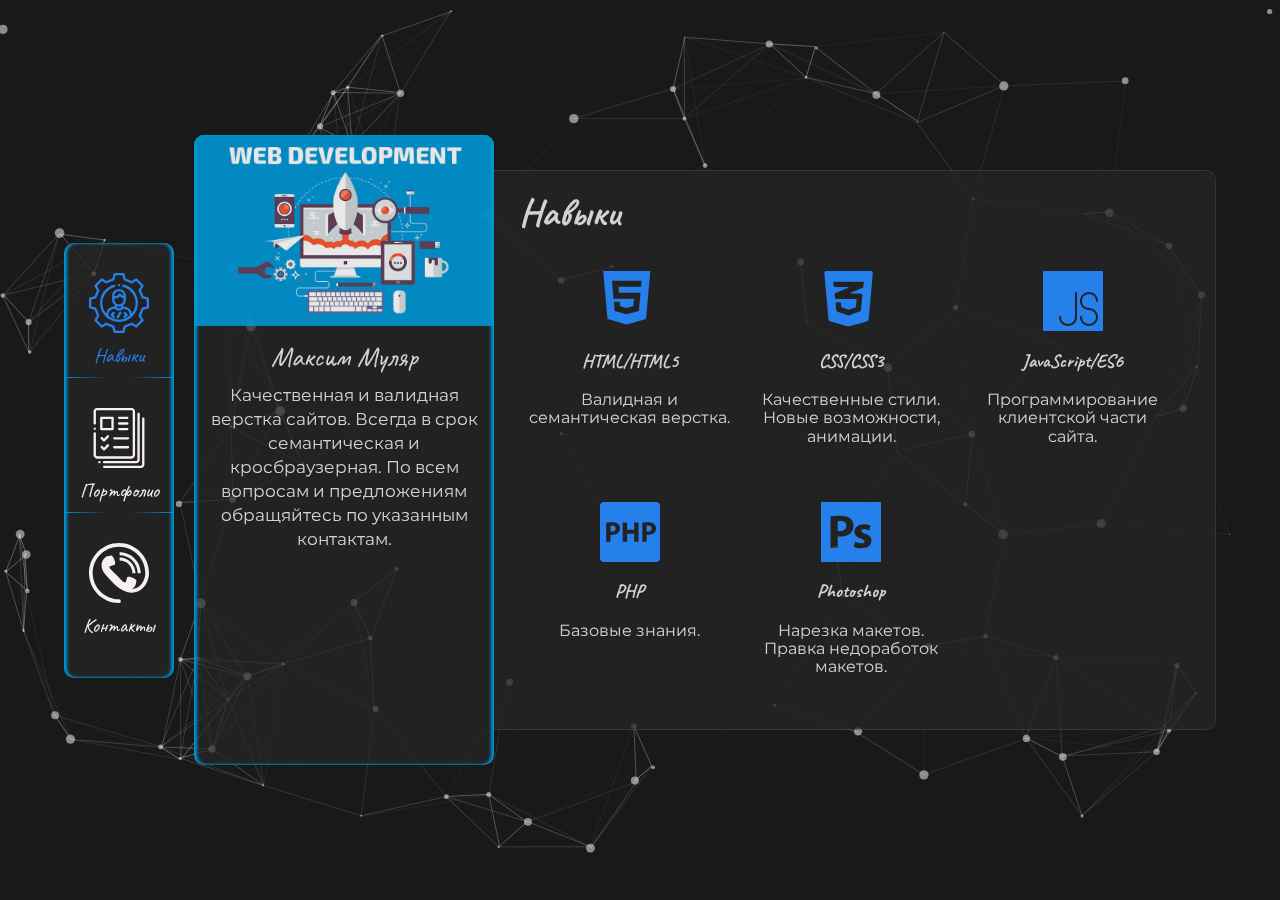
<file: index.html>
<!doctype html>
<html lang="en">
<head>
    <meta charset="UTF-8">
    <meta name="viewport"
          content="width=device-width, user-scalable=no, initial-scale=1.0, maximum-scale=1.0, minimum-scale=1.0">
    <meta http-equiv="X-UA-Compatible" content="ie=edge">
    <link rel="stylesheet" href="css/normalize.min.css">
    <link href="https://fonts.googleapis.com/css?family=Caveat|Montserrat|Pangolin&amp;subset=cyrillic" rel="stylesheet">
    <link rel="stylesheet" href="css/style.css">
    <link rel="stylesheet" href="css/OverlayScrollbars.min.css">
    <title>Портфолио</title>
</head>
<body>
    <div class="wrapper">
        <nav class="navigation">
            <ul class="navigation__list">
                <li class="navigation__item">
                    <button class="navigation__button navigation__button--active" type="button" data-index="0">
                        <svg xmlns="http://www.w3.org/2000/svg" viewBox="0 0 512 512"><path d="M504.417 208.764l-39.317-9.795-20.923-50.488 20.865-34.711a10 10 0 0 0-1.499-12.223l-53.09-53.089a10.002 10.002 0 0 0-12.224-1.5l-34.71 20.866L313.031 46.9l-9.796-39.317A9.998 9.998 0 0 0 293.532 0h-75.064a9.998 9.998 0 0 0-9.703 7.583L198.969 46.9 148.48 67.823l-34.71-20.866a10 10 0 0 0-12.224 1.5l-53.09 53.089a10 10 0 0 0-1.499 12.223l20.865 34.711L46.9 198.969l-39.317 9.795A10.001 10.001 0 0 0 0 218.468v75.064c0 4.592 3.127 8.593 7.583 9.704l39.316 9.794 20.924 50.489-20.865 34.711a10 10 0 0 0 1.499 12.223l53.09 53.089a10.004 10.004 0 0 0 12.224 1.5l34.71-20.866 50.488 20.924 9.796 39.317a9.998 9.998 0 0 0 9.703 7.583h75.064a9.998 9.998 0 0 0 9.703-7.583l9.796-39.317 50.488-20.924 34.71 20.866a10.004 10.004 0 0 0 12.224-1.5l53.09-53.089a10 10 0 0 0 1.499-12.223l-20.865-34.711 20.924-50.489 39.316-9.794a10 10 0 0 0 7.583-9.704v-75.064c0-4.592-3.127-8.593-7.583-9.704zM492 285.718l-36.625 9.124a10.003 10.003 0 0 0-6.821 5.875l-24.784 59.804a9.997 9.997 0 0 0 .668 8.98l19.438 32.336-42.038 42.038-32.335-19.438a9.997 9.997 0 0 0-8.98-.667l-59.804 24.784a10.003 10.003 0 0 0-5.875 6.821L285.718 492h-59.436l-9.125-36.626a10.003 10.003 0 0 0-5.875-6.821l-59.804-24.784a10.004 10.004 0 0 0-8.98.667l-32.335 19.438-42.038-42.038L87.563 369.5a9.997 9.997 0 0 0 .668-8.98l-24.784-59.804a10.003 10.003 0 0 0-6.821-5.875L20 285.718v-59.436l36.626-9.125a10 10 0 0 0 6.821-5.875l24.783-59.803a9.997 9.997 0 0 0-.668-8.98l-19.438-32.336 42.038-42.038 32.335 19.438a10 10 0 0 0 8.98.667l59.804-24.784a10.003 10.003 0 0 0 5.875-6.821L226.282 20h59.436l9.125 36.626a10.003 10.003 0 0 0 5.875 6.821l59.804 24.784a10 10 0 0 0 8.98-.667l32.335-19.438 42.038 42.038-19.438 32.336a9.997 9.997 0 0 0-.668 8.98l24.783 59.803a10 10 0 0 0 6.821 5.875L492 226.282v59.436z"/><path d="M296.388 99.077c-5.354-1.375-10.8 1.851-12.173 7.2-1.372 5.349 1.851 10.799 7.2 12.172C354.171 134.556 398 191.119 398 256c0 34.062-12.06 65.359-32.128 89.853-1.303-12.098-6.051-23.697-13.72-33.224-9.093-11.294-21.9-19.22-36.065-22.317l-17.855-3.904c-4.792-1.048-8.408-5.007-9.152-9.793 15.616-10.62 25.895-28.529 25.895-48.796V194.64c0-32.518-26.455-58.973-58.974-58.973s-58.974 26.455-58.974 58.973v33.179c0 20.168 10.182 37.997 25.669 48.636-.667 4.834-4.313 8.898-9.172 9.964l-17.654 3.873c-14.154 3.105-26.952 11.033-36.035 22.325-7.666 9.53-12.411 21.134-13.709 33.234C126.059 321.356 114 290.061 114 256c0-63.948 43.045-120.304 104.676-137.046 5.33-1.448 8.477-6.942 7.029-12.272-1.448-5.329-6.943-8.477-12.271-7.029C143.112 118.756 94 183.048 94 256c0 89.327 72.673 162 162 162s162-72.673 162-162c0-74.016-50.009-138.545-121.612-156.923zm-79.362 95.563c0-21.49 17.484-38.973 38.974-38.973s38.974 17.483 38.974 38.973v.884a35.194 35.194 0 0 1-15.899-9.011l-8.896-8.736a10.002 10.002 0 0 0-15.584 1.993c-6.243 10.416-17.665 16.886-29.809 16.886h-7.76v-2.016zm0 33.178v-11.163h7.76c14.935 0 29.178-6.213 39.387-16.745l.887.871c8.273 8.127 18.671 13.342 29.914 15.152v11.885c0 21.49-17.483 38.973-38.974 38.973-21.491 0-38.974-17.483-38.974-38.973zm58.65 66.533c-11.702 8.647-27.845 8.605-39.507-.119a32.127 32.127 0 0 0 4.991-9.334 58.874 58.874 0 0 0 14.84 1.894c5.041 0 9.936-.638 14.609-1.834a32.142 32.142 0 0 0 5.067 9.393zm70.575 71.2C321.698 385.814 290.246 398 256 398s-65.698-12.186-90.251-32.449v-12.954c0-20.41 14.47-38.398 34.405-42.771l17.654-3.873c.36-.079.716-.169 1.072-.26C229.182 315.758 242.587 320.8 256 320.8c13.395 0 26.782-5.03 37.078-15.068.293.073.585.148.881.213l17.856 3.904c19.953 4.363 34.436 22.353 34.436 42.778v12.924z"/><path d="M256.673 94.001L256 94c-5.522 0-10 4.477-10 10s4.478 10 10 10l.579.001h.048c5.501 0 9.973-4.446 9.999-9.953.025-5.523-4.431-10.021-9.953-10.047zM208.423 357.875l9.877-9.877c3.906-3.905 3.906-10.237.001-14.142-3.906-3.905-10.236-3.905-14.143 0l-16.947 16.948c-3.905 3.905-3.905 10.236 0 14.142l16.947 16.948c1.953 1.953 4.512 2.929 7.071 2.929s5.118-.977 7.071-2.929c3.905-3.905 3.905-10.237 0-14.142l-9.877-9.877zM327.891 350.804l-16.946-16.948c-3.905-3.905-10.235-3.905-14.143 0-3.905 3.905-3.905 10.237 0 14.142l9.877 9.877-9.877 9.877c-3.905 3.905-3.905 10.237 0 14.142 1.953 1.953 4.512 2.929 7.071 2.929s5.118-.977 7.071-2.929l16.947-16.948c3.905-3.905 3.905-10.236 0-14.142zM273.115 328.894c-4.763-2.799-10.891-1.207-13.688 3.555l-23.93 40.72c-2.799 4.761-1.207 10.89 3.555 13.688a9.995 9.995 0 0 0 13.688-3.555l23.93-40.72c2.799-4.762 1.207-10.89-3.555-13.688z"/></svg>
                        Навыки
                    </button>
                </li>
                <li class="navigation__item">
                    <button class="navigation__button" type="button" data-index="1">
                        <svg xmlns="http://www.w3.org/2000/svg" viewBox="0 0 512 512"><path d="M362.937 0h-294c-16.542 0-30 13.458-30 30v102c0 5.523 4.478 10 10 10s10-4.477 10-10V30c0-5.514 4.486-10 10-10h294c5.514 0 10 4.486 10 10v372c0 5.514-4.486 10-10 10h-294c-5.514 0-10-4.486-10-10V216.333c0-5.523-4.478-10-10-10s-10 4.477-10 10V402c0 16.542 13.458 30 30 30h294c16.542 0 30-13.458 30-30V30c0-16.542-13.458-30-30-30z" /><path d="M56.006 169.7c-1.859-1.86-4.439-2.92-7.069-2.92s-5.21 1.06-7.07 2.92a10.107 10.107 0 0 0-2.93 7.07 10.1 10.1 0 0 0 2.93 7.08c1.86 1.86 4.44 2.93 7.07 2.93 2.629 0 5.209-1.07 7.069-2.93a10.078 10.078 0 0 0 2.931-7.08c0-2.63-1.071-5.2-2.931-7.07zM96.066 454.99a10.056 10.056 0 0 0-7.07-2.93c-2.63 0-5.21 1.07-7.069 2.93a10.072 10.072 0 0 0-2.931 7.07c0 2.64 1.071 5.21 2.931 7.07a10.029 10.029 0 0 0 7.069 2.93c2.641 0 5.21-1.06 7.07-2.93a10.054 10.054 0 0 0 2.93-7.07c0-2.63-1.07-5.21-2.93-7.07zM423 40.063c-5.522 0-10 4.477-10 10v392c0 5.514-4.486 10-10 10H129c-5.522 0-10 4.477-10 10s4.478 10 10 10h274c16.542 0 30-13.458 30-30v-392c0-5.523-4.478-10-10-10z" /><path d="M463.063 80c-5.522 0-10 4.477-10 10v392c0 5.514-4.486 10-10 10h-314c-5.522 0-10 4.477-10 10s4.478 10 10 10h314c16.542 0 30-13.458 30-30V90c0-5.523-4.478-10-10-10zM200.937 74h-96c-5.522 0-10 4.477-10 10v96c0 5.523 4.478 10 10 10h96c5.522 0 10-4.477 10-10V84c0-5.523-4.478-10-10-10zm-10 96h-76V94h76v76zM168.761 235.402c-3.906-3.904-10.236-3.905-14.143 0l-26.583 26.583-12.36-12.361c-3.905-3.905-10.235-3.904-14.143 0-3.905 3.905-3.905 10.237 0 14.142l19.432 19.432a10.003 10.003 0 0 0 14.143 0l33.654-33.654c3.905-3.905 3.905-10.237 0-14.142z" /><path d="M332.604 249H215.937c-5.522 0-10 4.477-10 10s4.478 10 10 10h116.667c5.522 0 10-4.477 10-10s-4.478-10-10-10zM326.937 74h-70c-5.522 0-10 4.477-10 10s4.478 10 10 10h70c5.522 0 10-4.477 10-10s-4.478-10-10-10zM326.937 122h-70c-5.522 0-10 4.477-10 10s4.478 10 10 10h70c5.522 0 10-4.477 10-10s-4.478-10-10-10zM326.937 170h-70c-5.522 0-10 4.477-10 10s4.478 10 10 10h70c5.522 0 10-4.477 10-10s-4.478-10-10-10zM168.761 311.769c-3.906-3.904-10.236-3.905-14.143 0l-26.583 26.583-12.36-12.361c-3.905-3.905-10.235-3.904-14.143 0-3.905 3.905-3.905 10.237 0 14.142l19.432 19.432a10.003 10.003 0 0 0 14.143 0l33.654-33.654c3.905-3.905 3.905-10.237 0-14.142zM332.604 325H215.937c-5.522 0-10 4.477-10 10s4.478 10 10 10h116.667c5.522 0 10-4.477 10-10s-4.478-10-10-10z" /></svg>
                        Портфолио
                    </button>
                </li>
                <li class="navigation__item">
                    <button class="navigation__button" type="button" data-index="2">
                        <svg xmlns="http://www.w3.org/2000/svg" viewBox="0 0 32.666 32.666"><path d="M28.189 16.504h-1.666c0-5.437-4.422-9.858-9.856-9.858l-.001-1.664c6.355-.003 11.523 5.167 11.523 11.522zM16.666 7.856l-.001 1.664a6.987 6.987 0 0 1 6.981 6.983l1.666-.001c0-4.767-3.876-8.646-8.646-8.646zM16.333 0C7.326 0 0 7.326 0 16.334c0 9.006 7.326 16.332 16.333 16.332a1.007 1.007 0 1 0 0-2.016c-7.896 0-14.318-6.424-14.318-14.316 0-7.896 6.422-14.319 14.318-14.319S30.65 8.439 30.65 16.334c0 3.299-1.756 6.568-4.269 7.954a6.172 6.172 0 0 1-2.959.761 4.733 4.733 0 0 0 1.591-1.529c.08-.121.186-.228.238-.359.328-.789.357-1.684.555-2.518.243-1.064-4.658-3.143-5.084-1.814-.154.492-.39 2.048-.699 2.458-.275.366-.953.192-1.377-.168-1.117-.952-2.364-2.351-3.458-3.457l.002-.001-.092-.092c-.031-.029-.062-.062-.093-.092v.002c-1.106-1.096-2.506-2.34-3.457-3.459-.36-.424-.534-1.102-.168-1.377.41-.311 1.966-.543 2.458-.699 1.326-.424-.75-5.328-1.816-5.084-.832.195-1.727.227-2.516.553-.134.057-.238.16-.359.24-2.799 1.774-3.16 6.082-.428 9.292a75.688 75.688 0 0 0 3.245 3.576l-.006.004c.031.031.063.06.095.09.03.031.059.062.088.095l.006-.006c1.16 1.118 2.535 2.765 4.769 4.255 4.703 3.141 8.312 2.264 10.438 1.098 3.67-2.021 5.312-6.338 5.312-9.719C32.666 7.326 25.339 0 16.333 0z" /></svg>
                        Контакты
                    </button>
                </li>
            </ul>
        </nav>
        <div class="card">
            <img src="img/web-dev.jpg" class="card">
            <p class="card__name">
                Максим Муляр
            </p>
            <p class="card__description">
                Качественная и валидная верстка сайтов. Всегда в срок семантическая и кросбраузерная.
                По всем вопросам и предложениям обращяйтесь по указанным контактам.
            </p>
        </div>
        <div class="main">
            <article class="slide slide--active" data-index="0">
                <h2 class="slide__title">
                    Навыки
                </h2>
                <div class="skills">
                    <section class="skills__item">
                        <svg xmlns="http://www.w3.org/2000/svg" viewBox="0 0 512 512"><path d="M27.405 0l36.542 410.56 163.882 46.244 165.022-46.244L429.398 0H27.405zm322.62 133.904h-192.43l4.283 51.676h183.866l-14.273 155.315-102.499 28.26v.287h-1.143l-103.356-28.547-6.28-79.367h49.965l3.711 39.971 55.959 15.126 56.245-15.126 6.283-65.097H115.625l-13.418-152.46h252.392l-4.574 49.962z"/></svg>
                        <h3 class="skills__title">
                            HTML/HTML5
                        </h3>
                        <p class="skills__description">
                            Валидная и семантическая верстка.
                        </p>
                    </section>
                    <section class="skills__item">
                        <svg xmlns="http://www.w3.org/2000/svg" viewBox="0 0 512 512"><path d="M426.981 0H43.701C34.52 0 27.632 7.769 28.442 16.949L63.45 409.254c.811 9.173 8.745 18.774 17.644 21.253L219.1 468.842c8.887 2.463 23.413 2.479 32.313.032l138.177-38.281c8.901-2.472 16.835-11.986 17.645-21.175l35.023-392.469C443.068 7.769 436.209 0 426.981 0zM360.51 141.611a.134.134 0 0 1-.112.117.134.134 0 0 1-.144-.077L252.13 185.96a3.485 3.485 0 0 0 1.321 6.708h84.103a15.772 15.772 0 0 1 15.682 17.443l-13.141 123.273a15.77 15.77 0 0 1-10.447 13.205l-89.269 31.41a15.761 15.761 0 0 1-10.397.025l-88.852-30.778a15.771 15.771 0 0 1-10.52-13.228l-5.957-55.828a10.388 10.388 0 0 1 10.331-11.492h24.725c5.313 0 9.769 4.007 10.331 9.289l3.655 34.316 61.521 21.385 61.803-21.58 7.559-71.17H129.835a10.39 10.39 0 0 1-10.327-9.25l-3.327-30.164a10.388 10.388 0 0 1 6.366-10.745l111.837-46.109a2.872 2.872 0 0 0-1.093-5.528H115.542a6.926 6.926 0 0 1-6.888-6.201l-3.406-32.421a6.927 6.927 0 0 1 6.887-7.648h246.379a6.928 6.928 0 0 1 6.881 7.707l-4.885 43.032z"/></svg>
                        <h3 class="skills__title">
                            CSS/CSS3
                        </h3>
                        <p class="skills__description">
                            Качественные стили. Новые возможности, анимации.
                        </p>
                    </section>
                    <section class="skills__item">
                        <svg xmlns="http://www.w3.org/2000/svg" viewBox="0 0 512 512"><path d="M503.467 0H8.533A8.53 8.53 0 0 0 0 8.533v494.933A8.53 8.53 0 0 0 8.533 512h494.933a8.53 8.53 0 0 0 8.533-8.533V8.533A8.53 8.53 0 0 0 503.467 0zM290.133 392.533c0 42.342-34.449 76.8-76.8 76.8s-76.8-34.458-76.8-76.8c0-4.71 3.814-8.533 8.533-8.533s8.533 3.823 8.533 8.533c0 32.939 26.803 59.733 59.733 59.733 32.93 0 59.733-26.795 59.733-59.733v-204.8a8.53 8.53 0 0 1 8.533-8.533 8.53 8.53 0 0 1 8.533 8.533v204.8zm102.4-76.8c42.351 0 76.8 34.458 76.8 76.8s-34.449 76.8-76.8 76.8-76.8-34.458-76.8-76.8a8.53 8.53 0 0 1 8.533-8.533 8.53 8.53 0 0 1 8.533 8.533c0 32.939 26.803 59.733 59.733 59.733 32.93 0 59.733-26.795 59.733-59.733 0-32.939-26.803-59.733-59.733-59.733-42.351 0-76.8-34.458-76.8-76.8s34.449-76.8 76.8-76.8 76.8 34.458 76.8 76.8a8.53 8.53 0 0 1-8.533 8.533 8.53 8.53 0 0 1-8.533-8.533c0-32.939-26.803-59.733-59.733-59.733-32.93 0-59.733 26.795-59.733 59.733s26.803 59.733 59.733 59.733z"/></svg>
                        <h3 class="skills__title">
                            JavaScript/ES6
                        </h3>
                        <p class="skills__description">
                            Программирование клиентской части сайта.
                        </p>
                    </section>
                    <section class="skills__item">
                        <svg xmlns="http://www.w3.org/2000/svg" viewBox="0 0 16.172 16.172"><g><path d="M13.043 6.367c-.237 0-.398.022-.483.047v1.523c.101.022.223.03.391.03.621 0 1.004-.313 1.004-.842-.001-.474-.33-.758-.912-.758z"/><path d="M15.14 0H1.033C.463 0 0 .462 0 1.032V15.14c0 .568.462 1.031 1.033 1.031H15.14c.57 0 1.032-.463 1.032-1.031V1.032C16.172.462 15.71 0 15.14 0zM4.904 8.32c-.398.375-.988.543-1.677.543-.153 0-.291-.008-.398-.023v1.846H1.673V5.594c.36-.061.865-.107 1.578-.107.719 0 1.233.139 1.577.414.33.261.552.689.552 1.194s-.169.934-.476 1.225zm5.478 2.366H9.218v-2.16H7.297v2.16H6.125v-5.16h1.172v1.983h1.921V5.526h1.164v5.16zm4.253-2.366c-.397.375-.987.543-1.677.543-.152 0-.291-.008-.398-.023v1.846h-1.155V5.594c.359-.061.864-.107 1.577-.107.72 0 1.232.139 1.577.414.33.261.552.689.552 1.194-.001.505-.169.934-.476 1.225z"/><path d="M3.312 6.367a1.88 1.88 0 0 0-.483.047v1.523c.1.022.222.03.391.03.62 0 1.003-.313 1.003-.842 0-.474-.329-.758-.911-.758z"/></g></svg>
                        <h3 class="skills__title">
                            PHP
                        </h3>
                        <p class="skills__description">
                            Базовые знания.
                        </p>
                    </section>
                    <section class="skills__item">
                        <svg xmlns="http://www.w3.org/2000/svg" viewBox="0 0 455 455"><g fill-rule="evenodd" clip-rule="evenodd"><path d="M149.329 144.802c-11.069 0-18.7 1.105-22.547 2.209v71.674c4.698 1.01 10.374 1.357 18.257 1.357 29.168 0 47.3-14.758 47.3-39.669-.125-22.294-15.545-35.571-43.01-35.571z"/><path d="M0 0v455h455V0H0zm224.219 236.693c-18.604 17.595-46.417 25.479-78.834 25.479-7.125 0-13.654-.252-18.698-.978v86.844H72.354V108.445c16.872-2.837 40.647-5.046 74.136-5.046 33.899 0 58.021 6.401 74.167 19.456 15.64 12.204 25.983 32.417 25.983 56.194 0 23.745-7.882 43.958-22.421 57.644zm82.051 114.908c-23.05 0-43.609-5.047-56.916-12.299l9.743-39.196c10.091 6.055 30.904 13.307 47.173 13.307 16.492 0 23.398-5.77 23.398-14.789 0-8.988-5.424-13.276-25.856-20.182-36.484-12.202-50.518-32.038-50.139-52.976 0-32.763 28.096-57.644 71.676-57.644 20.592 0 38.944 4.667 49.76 10.091l-9.714 37.839c-8.009-4.319-23.05-10.122-38.185-10.122-13.307 0-20.813 5.424-20.813 14.412 0 8.261 6.781 12.581 28.318 20.213 33.52 11.446 47.552 28.443 47.932 54.333-.001 32.889-26.017 57.013-76.377 57.013z"/></g></svg>
                        <h3 class="skills__title">
                            Photoshop
                        </h3>
                        <p class="skills__description">
                            Нарезка макетов. Правка недоработок макетов.
                        </p>
                    </section>
                </div>
                </article>
            <article class="slide" data-index="1">
                <h2 class="slide__title">
                    Портфолио
                </h2>
                <div class="portfolio">
                    <section class="portfolio__item">
                        <img src="img/financial.jpeg" alt="Finanacial" class="portfolio__image">
                        <div class="portfolio__container">
                            <h3 class="portfolio__title">
                                Financial
                            </h3>
                            <ul class="portfolio__list">
                                <li>
                                    HTML5
                                </li>
                                <li>
                                    CSS3
                                </li>
                                <li>
                                    Фиксированная верстка
                                </li>
                                <li>
                                    Семантическа верстка
                                </li>
                                <li>
                                    БЭМ
                                </li>
                                <li>
                                    Все изображения сжаты и оптимизированы (Photoshop оптимизация + gulp-imagemin)
                                </li>
                                <li>
                                    Минифицырован стилевой файл
                                </li>
                                <li>
                                    Использован normalize
                                </li>
                            </ul>
                            <div class="portfolio__buttons-wrapper">
                                <button type="button" data-name="financial">Открыть</button>
                                <a href="https://github.com/mulyarmaxim/Financial" class="portfolio__link" target="_blank">git</a>
                            </div>
                        </div>
                    </section>
                    <section class="portfolio__item">
                        <img src="img/kidz-master.jpeg" alt="Kidz Master" class="portfolio__image">
                        <div class="portfolio__container">
                            <h3 class="portfolio__title">
                                Kidz master
                            </h3>
                            <ul class="portfolio__list">
                                <li>
                                    HTML5
                                </li>
                                <li>
                                    SASS (синтаксис scss)
                                </li>
                                <li>
                                    gulp
                                </li>
                                <li>
                                    Фиксированная верстка
                                </li>
                                <li>
                                    Семантическа верстка
                                </li>
                                <li>
                                    БЭМ
                                </li>
                                <li>
                                    Минифицырован стилевой файл
                                </li>
                                <li>
                                    Иконки собраны в спрайт
                                </li>
                                <li>
                                    Использован normalize
                                </li>
                            </ul>
                            <div class="portfolio__buttons-wrapper">
                                <button type="button" data-name="kidzMaster">Открыть</button>
                                <a href="https://github.com/mulyarmaxim/Kids-Master" class="portfolio__link" target="_blank">git</a>
                            </div>
                        </div>
                    </section>
                    <section class="portfolio__item">
                        <img src="img/cakes.jpeg" alt="Торты на заказ" class="portfolio__image">
                        <div class="portfolio__container">
                            <h3 class="portfolio__title">
                                Торты на заказ
                            </h3>
                            <ul class="portfolio__list">
                                <li>
                                    HTML5
                                </li>
                                <li>
                                    SASS (синтаксис scss)
                                </li>
                                <li>
                                    gulp
                                </li>
                                <li>
                                    Семантическа верстка
                                </li>
                                <li>
                                    БЭМ
                                </li>
                                <li>
                                    Адаптивная верстка
                                </li>
                                <li>
                                    Для подержки внешних спрайто в IE подключена библиотека svg4everybody
                                </li>
                                <li>
                                    Иконки собраны в спрайт
                                </li>
                                <li>
                                    Использован normalize
                                </li>
                            </ul>
                            <div class="portfolio__buttons-wrapper">
                                <button type="button" data-name="cakes">Открыть</button>
                                <a href="https://github.com/mulyarmaxim/Cakes" class="portfolio__link" target="_blank">git</a>
                            </div>
                        </div>
                    </section>
                    <section class="portfolio__item">
                        <img src="img/surface.jpeg" alt="Surface" class="portfolio__image">
                        <div class="portfolio__container">
                            <h3 class="portfolio__title">
                                Surface
                            </h3>
                            <ul class="portfolio__list">
                                <li>
                                    HTML5
                                </li>
                                <li>
                                    SASS (синтаксис scss)
                                </li>
                                <li>
                                    gulp
                                </li>
                                <li>
                                    Семантическа верстка
                                </li>
                                <li>
                                    БЭМ
                                </li>
                                <li>
                                    Адаптивная верстка
                                </li>
                                <li>
                                    Для подержки внешних спрайто в IE подключена библиотека svg4everybody
                                </li>
                                <li>
                                    Иконки собраны во внешний .png спрайт
                                </li>
                                <li>
                                    Использован normalize
                                </li>
                            </ul>
                            <div class="portfolio__buttons-wrapper">
                                <button type="button" data-name="surface">Открыть</button>
                                <a href="https://github.com/mulyarmaxim/Surface" class="portfolio__link" target="_blank">git</a>
                            </div>
                        </div>
                    </section>
                    <section class="portfolio__item">
                        <img src="img/market-suply.jpeg" alt="Market suply" class="portfolio__image">
                        <div class="portfolio__container">
                            <h3 class="portfolio__title">
                                Market suply
                            </h3>
                            <ul class="portfolio__list">
                                <li>
                                    HTML5
                                </li>
                                <li>
                                    CSS3
                                </li>
                                <li>
                                    Фиксированная верстка
                                </li>
                                <li>
                                    Семантическа верстка
                                </li>
                                <li>
                                    БЭМ
                                </li>
                                <li>
                                    Минифицырован стилевой файл
                                </li>
                                <li>
                                    Иконки собраны в спрайт
                                </li>
                                <li>
                                    Использован normalize
                                </li>
                            </ul>
                            <div class="portfolio__buttons-wrapper">
                                <button type="button" data-name="MarketSupply">Открыть</button>
                                <a href="https://github.com/mulyarmaxim/Market-Supply" class="portfolio__link" target="_blank">git</a>
                            </div>
                        </div>
                    </section>
                    <section class="portfolio__item">
                        <img src="img/surfars.jpeg" alt="Surfers" class="portfolio__image">
                        <div class="portfolio__container">
                            <h3 class="portfolio__title">
                                Surfers
                            </h3>
                            <ul class="portfolio__list">
                                <li>
                                    HTML5
                                </li>
                                <li>
                                    CSS3
                                </li>
                                <li>
                                    Фиксированная верстка
                                </li>
                                <li>
                                    Семантическа верстка
                                </li>
                                <li>
                                    БЭМ
                                </li>
                                <li>
                                    Минифицырован стилевой файл
                                </li>
                                <li>
                                    Все шрифты подключены через google fonts
                                </li>
                                <li>
                                    Использован normalize
                                </li>
                            </ul>
                            <div class="portfolio__buttons-wrapper">
                                <button type="button" data-name="surfers">Открыть</button>
                                <a href="https://github.com/mulyarmaxim/Surfers" class="portfolio__link" target="_blank">git</a>
                            </div>
                        </div>
                    </section>
                    <section class="portfolio__item">
                        <img src="img/soliter.jpeg" alt="Soliter" class="portfolio__image">
                        <div class="portfolio__container">
                            <h3 class="portfolio__title">
                                Игра сапёр
                            </h3>
                            <ul class="portfolio__list">
                                <li>
                                    JavaScript
                                </li>
                                <li>
                                    ES6
                                </li>
                                <li>
                                    ES6 Classes
                                </li>
                            </ul>
                            <div class="portfolio__buttons-wrapper">
                                <button type="button" data-name="Soliter">Открыть</button>
                                <a href="https://github.com/mulyarmaxim/Soliter" class="portfolio__link" target="_blank">git</a>
                            </div>
                        </div>
                    </section>
                </div>
            </article>
            <article class="slide" data-index="2">
                <h2 class="slide__title">
                   Контакты
                </h2>
                <div class="contact">
                    <div class="contact__item">
                        <a href="https://www.fl.ru/users/mulyarworknp/" class="contact__link" target="_blank">
                            <svg xmlns="http://www.w3.org/2000/svg" viewBox="0 0 15.931 15.931"><path d="M14.561 0H1.369A1.37 1.37 0 0 0 0 1.37v13.192a1.37 1.37 0 0 0 1.369 1.369H14.56c.756 0 1.371-.614 1.371-1.369V1.37A1.37 1.37 0 0 0 14.561 0zM8.916 5.015H5.617v1.962H8.7v1.58H5.617v3.454h-1.95V3.423h5.25l-.001 1.592zm3.872 7.551c-2.196 0-2.966-1.212-2.966-2.7V3.423h2.125v6.521c0 .318.523.496.841.496v2.126z"/></svg>
                            <span class="contact__sublink">
                                Профиль fl.ru
                            </span>
                        </a>
                    </div>
                    <div class="contact__item">
                        <a href="mailto:mulyar.work@gmail.com" class="contact__link" target="_blank">
                            <svg xmlns="http://www.w3.org/2000/svg" viewBox="0 0 14 14"><g><path d="M7 9L5.268 7.484.316 11.729c.18.167.423.271.691.271h11.986c.267 0 .509-.104.688-.271L8.732 7.484 7 9z"/><path d="M13.684 2.271A1.007 1.007 0 0 0 12.993 2H1.007c-.267 0-.509.104-.689.273L7 8l6.684-5.729zM0 2.878v8.308l4.833-4.107zM9.167 7.079L14 11.186V2.875z"/></g></svg>
                            <span>
                                mulyar.work@gmail.com
                            </span>
                        </a>
                    </div>
                    <div class="contact__item">
                        <a href="skype:mulyar.work?chat" class="contact__link">
                            <svg xmlns="http://www.w3.org/2000/svg" viewBox="0 0 512 512"><path d="M415.7 262.093c3.039-14.657 4.564-28.935 4.564-42.826 0-27.218-5.276-53.247-15.844-78.087-10.562-24.838-24.838-46.249-42.825-64.237-17.987-17.988-39.395-32.263-64.234-42.829-24.845-10.559-50.866-15.843-78.088-15.843-13.894 0-28.171 1.524-42.827 4.57C156.651 7.614 134.381 0 109.637 0 79.375 0 53.538 10.705 32.124 32.115 10.708 53.531.004 79.368.004 109.631c0 24.744 7.614 47.014 22.839 66.809-3.044 14.655-4.568 28.933-4.568 42.827 0 27.215 5.28 53.243 15.843 78.085 10.562 24.838 24.838 46.25 42.827 64.241 17.987 17.986 39.401 32.257 64.239 42.824 24.84 10.564 50.869 15.845 78.087 15.845 13.893 0 28.17-1.526 42.834-4.572 19.79 15.229 42.058 22.847 66.804 22.847 30.259 0 56.103-10.711 77.505-32.12 21.416-21.416 32.12-47.253 32.12-77.519-.005-24.74-7.616-47.007-22.834-66.805zm-90.228 42.397c-6.276 11.136-14.702 20.033-25.263 26.696-10.567 6.663-22.224 11.748-34.975 15.273-12.751 3.518-26.073 5.283-39.971 5.283-32.163 0-59.855-6.235-83.078-18.705-23.223-12.471-34.833-27.453-34.833-44.968 0-8.562 2.428-15.693 7.282-21.408 4.853-5.712 12.038-8.562 21.555-8.562 5.52 0 10.657 1.522 15.415 4.564 4.758 3.046 9.135 6.715 13.134 10.999 3.999 4.285 8.326 8.562 12.99 12.847 4.661 4.285 10.847 7.946 18.555 10.992 7.71 3.046 16.418 4.572 26.128 4.572 12.371 0 22.36-2.423 29.981-7.275 7.61-4.859 11.416-10.999 11.416-18.418 0-7.618-3.042-13.326-9.13-17.132-4.182-2.673-14.846-6.098-31.977-10.283l-41.688-10.284c-11.419-2.662-21.222-5.752-29.408-9.271-8.186-3.524-15.8-8.134-22.841-13.849-7.039-5.708-12.369-12.891-15.986-21.555-3.616-8.658-5.424-18.796-5.424-30.406 0-13.896 3.189-26.121 9.563-36.688 6.374-10.565 14.849-18.846 25.409-24.841 10.562-5.996 21.935-10.468 34.119-13.418 12.179-2.951 24.742-4.426 37.685-4.426 18.276 0 35.589 2.19 51.961 6.567 16.368 4.377 29.882 10.801 40.538 19.271 10.657 8.473 15.985 17.942 15.985 28.409 0 8.562-2.707 15.893-8.138 21.982-5.414 6.088-12.601 9.134-21.55 9.134-4.948 0-9.514-1.143-13.702-3.427a54.891 54.891 0 0 1-11.423-8.278 217.22 217.22 0 0 0-10.852-9.563c-3.806-3.14-8.946-5.852-15.41-8.136-6.479-2.284-13.802-3.427-21.986-3.427-27.406 0-41.112 7.323-41.112 21.982 0 3.234.715 6.09 2.141 8.564 1.427 2.474 3 4.473 4.71 5.996 1.709 1.525 4.565 3.046 8.564 4.57 3.999 1.525 7.33 2.622 9.994 3.284 2.663.666 6.854 1.665 12.562 2.996l29.694 6.851c9.325 2.096 17.648 4.286 24.981 6.567 7.331 2.288 15.181 5.521 23.555 9.71 8.374 4.187 15.321 8.848 20.838 13.988 5.523 5.144 10.137 11.656 13.853 19.555 3.714 7.901 5.564 16.61 5.564 26.124-.001 13.894-3.136 26.411-9.425 37.544z"/></svg>
                            <span class="contact__sublink">
                                Skype: <br>
                                mulyar.work
                            </span>
                        </a>
                    </div>
                    <div class="contact__item">
                        <a href="https://t.me/mulyar_work" class="contact__link" target="_blank">
                            <svg xmlns="http://www.w3.org/2000/svg" viewBox="0 0 300 300"><path d="M5.299 144.645l69.126 25.8 26.756 86.047c1.712 5.511 8.451 7.548 12.924 3.891l38.532-31.412a11.496 11.496 0 0 1 14.013-.391l69.498 50.457c4.785 3.478 11.564.856 12.764-4.926L299.823 29.22c1.31-6.316-4.896-11.585-10.91-9.259L5.218 129.402c-7.001 2.7-6.94 12.612.081 15.243zm91.57 12.066l135.098-83.207c2.428-1.491 4.926 1.792 2.841 3.726L123.313 180.87a23.112 23.112 0 0 0-7.163 13.829l-3.798 28.146c-.503 3.758-5.782 4.131-6.819.494l-14.607-51.325c-1.673-5.854.765-12.107 5.943-15.303z"/></svg>
                            <span class="contact__sublink">
                                Telegram: <br>
                                work_mulyar
                            </span>
                        </a>
                    </div>
                    <div class="contact__item">
                        <a href="viber://chat?number=+380671033149" class="contact__link">
                            <svg xmlns="http://www.w3.org/2000/svg" viewBox="0 0 455.731 455.731"><path d="M296.076 105.381c-45.26-8.61-91.16-8.61-136.43 0-19.8 4.41-44.71 28.28-49.58 47.48-8.1 37.15-8.1 74.81 0 111.96 4.87 19.2 29.78 43.07 49.58 47.48l.015.003a1.876 1.876 0 0 1 1.525 1.836v54.422c0 2.72 3.32 4.06 5.21 2.09l25.85-26.53 24.303-24.948a1.853 1.853 0 0 1 1.38-.559c26.099.723 52.226-1.385 78.147-6.313 19.8-4.41 44.72-28.28 49.58-47.48 8.11-37.15 8.11-74.81 0-111.96-4.861-19.201-29.77-43.071-49.58-47.481zm.69 162.211c-3.96 8.408-9.722 15.403-18.034 19.868-2.345 1.26-5.148 1.667-7.795 2.482-3.044-.924-5.945-1.545-8.639-2.663-27.916-11.582-53.608-26.524-73.959-49.429-11.573-13.025-20.632-27.73-28.288-43.292-3.631-7.38-6.691-15.049-9.81-22.668-2.845-6.948 1.345-14.126 5.756-19.361 4.139-4.913 9.465-8.673 15.233-11.444 4.502-2.163 8.943-.916 12.231 2.9 7.108 8.25 13.637 16.922 18.924 26.485 3.251 5.882 2.359 13.072-3.533 17.075-1.432.973-2.737 2.115-4.071 3.214-1.17.963-2.271 1.936-3.073 3.24-1.466 2.385-1.536 5.2-.592 7.794 7.266 19.968 19.513 35.495 39.611 43.858 3.217 1.338 6.446 2.896 10.151 2.464 6.205-.725 8.214-7.531 12.562-11.087 4.25-3.475 9.681-3.521 14.259-.624 4.579 2.898 9.018 6.009 13.43 9.153 4.331 3.086 8.643 6.105 12.638 9.623 3.839 3.382 5.162 7.82 2.999 12.412zm-36.044-65.069c-1.733.031-1.052-.003-.393-.022-2.793-.098-4.312-1.742-4.612-4.415-.219-1.953-.392-3.932-.858-5.832-.918-3.742-2.907-7.21-6.054-9.503-1.486-1.083-3.17-1.873-4.934-2.381-2.241-.647-4.568-.469-6.804-1.017-2.428-.594-3.771-2.561-3.39-4.839.347-2.073 2.364-3.691 4.629-3.527 14.157 1.022 24.275 8.341 25.719 25.008.102 1.176.222 2.418-.039 3.543-.424 1.829-1.731 2.781-3.052 2.954.108.002.087.011-.212.031zm-8.803-38.119c-4.344-2.127-9.042-3.449-13.804-4.237-2.081-.344-4.184-.553-6.275-.844-2.534-.352-3.886-1.967-3.767-4.464.112-2.34 1.822-4.023 4.372-3.879 8.38.476 16.474 2.287 23.924 6.232 15.15 8.023 23.804 20.687 26.33 37.597.115.766.298 1.525.356 2.294.144 1.898.233 3.799.379 6.302-.06.456-.092 1.528-.358 2.538-.969 3.666-6.527 4.125-7.807.425-.379-1.098-.436-2.347-.438-3.529-.013-7.734-1.694-15.46-5.594-22.189-4.009-6.914-10.135-12.728-17.318-16.246zm46.812 52.261c-2.927.035-4.244-2.414-4.434-5.039-.376-5.196-.636-10.415-1.353-15.568-3.78-27.201-25.47-49.705-52.544-54.534-4.074-.727-8.245-.918-12.371-1.351-2.609-.274-6.026-.432-6.604-3.675-.485-2.719 1.81-4.884 4.399-5.023.704-.038 1.412-.006 2.119-.003 35.065.983 2.14.076.094.005 36.472 1.063 66.417 25.283 72.839 61.351 1.095 6.151 1.485 12.44 1.972 18.683.204 2.625-1.283 5.12-4.117 5.154z"/><path d="M0 0v455.731h455.731V0H0zm371.996 270.781l-.09.36c-7.28 29.43-40.1 61.01-70.24 67.58l-.34.07c-24.37 4.65-48.92 6.97-73.46 6.97-7.223 0-14.446-.225-21.665-.629l-33.285 34.599c-8.24 8.58-22.73 2.74-22.73-9.15v-32.852c-29.015-8.286-59.391-38.414-66.37-66.589l-.08-.36c-9-41.1-9-82.78 0-123.88l.08-.36c7.29-29.43 40.11-61.01 70.24-67.58l.35-.07c48.74-9.3 98.17-9.3 146.92 0l.34.07c30.14 6.57 62.96 38.15 70.24 67.58l.09.36c9 41.101 9 82.781 0 123.881z"/></svg>
                            <span class="contact__sublink">
                                Viber: <br>
                                mulyar.work
                            </span>
                        </a>
                    </div>
                </div>
            </article>
        </div>
    </div>

    <div id="particles-js" style="position: absolute;top:0;right:0;bottom:20px;left:0;z-index:-1;"></div>

    <script src="js/OverlayScrollbars.min.js"></script>
    <script>
            document.addEventListener("DOMContentLoaded", function() {
                //The first argument are the elements to which the plugin shall be initialized
                //The second argument has to be at least a empty object or a object with your desired options
                OverlayScrollbars(document.querySelector('.main'), {
                    scrollbars: {
                        autoHide: "leave"
                    }
                });
            });
            document.addEventListener("DOMContentLoaded", function() {
                //The first argument are the elements to which the plugin shall be initialized
                //The second argument has to be at least a empty object or a object with your desired options
                OverlayScrollbars(document.querySelector('.card'), {
                    scrollbars: {
                        autoHide: "leave"
                    }
                });
            });
    </script>
    <script src="js/navigation.js"></script>

    <script src="js/particles.min.js" ></script>
    <script src="js/app.js"></script>

    <script src="js/popup.js"></script>
</body>
</html>
</file>
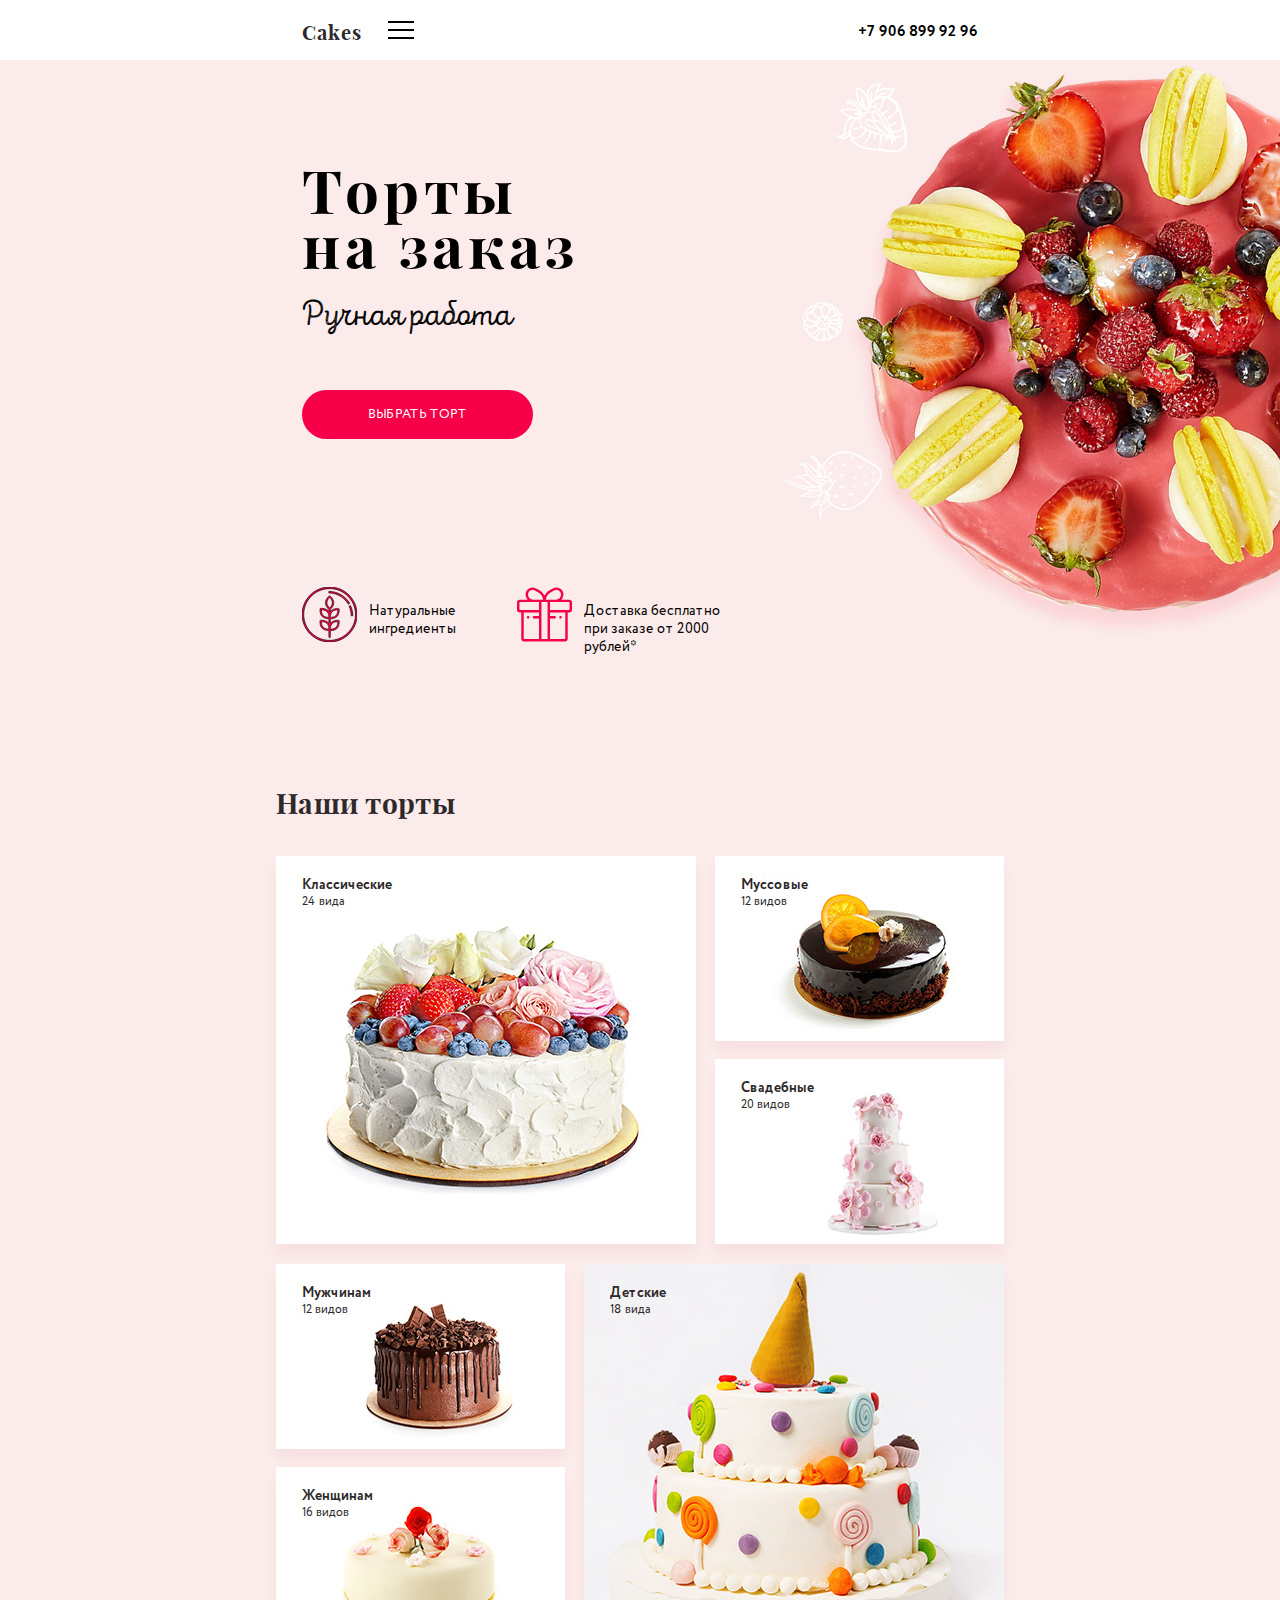
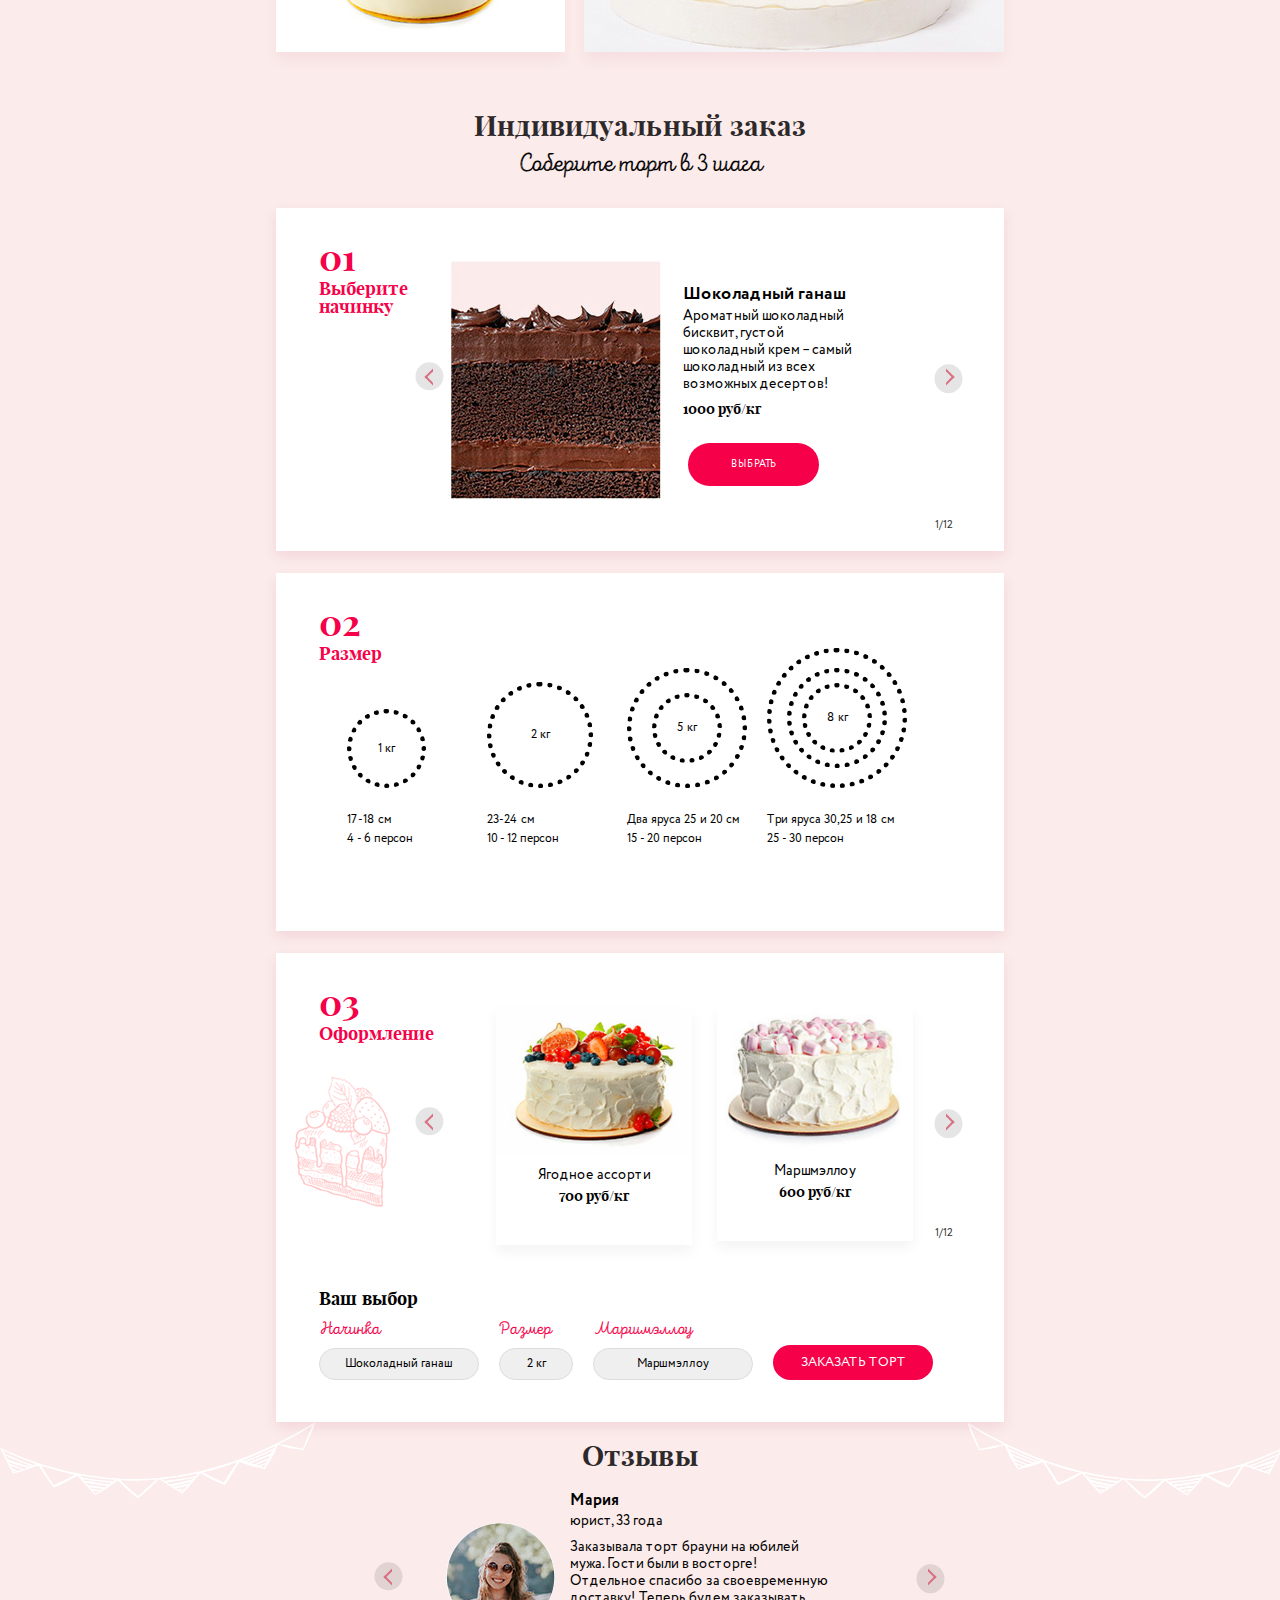
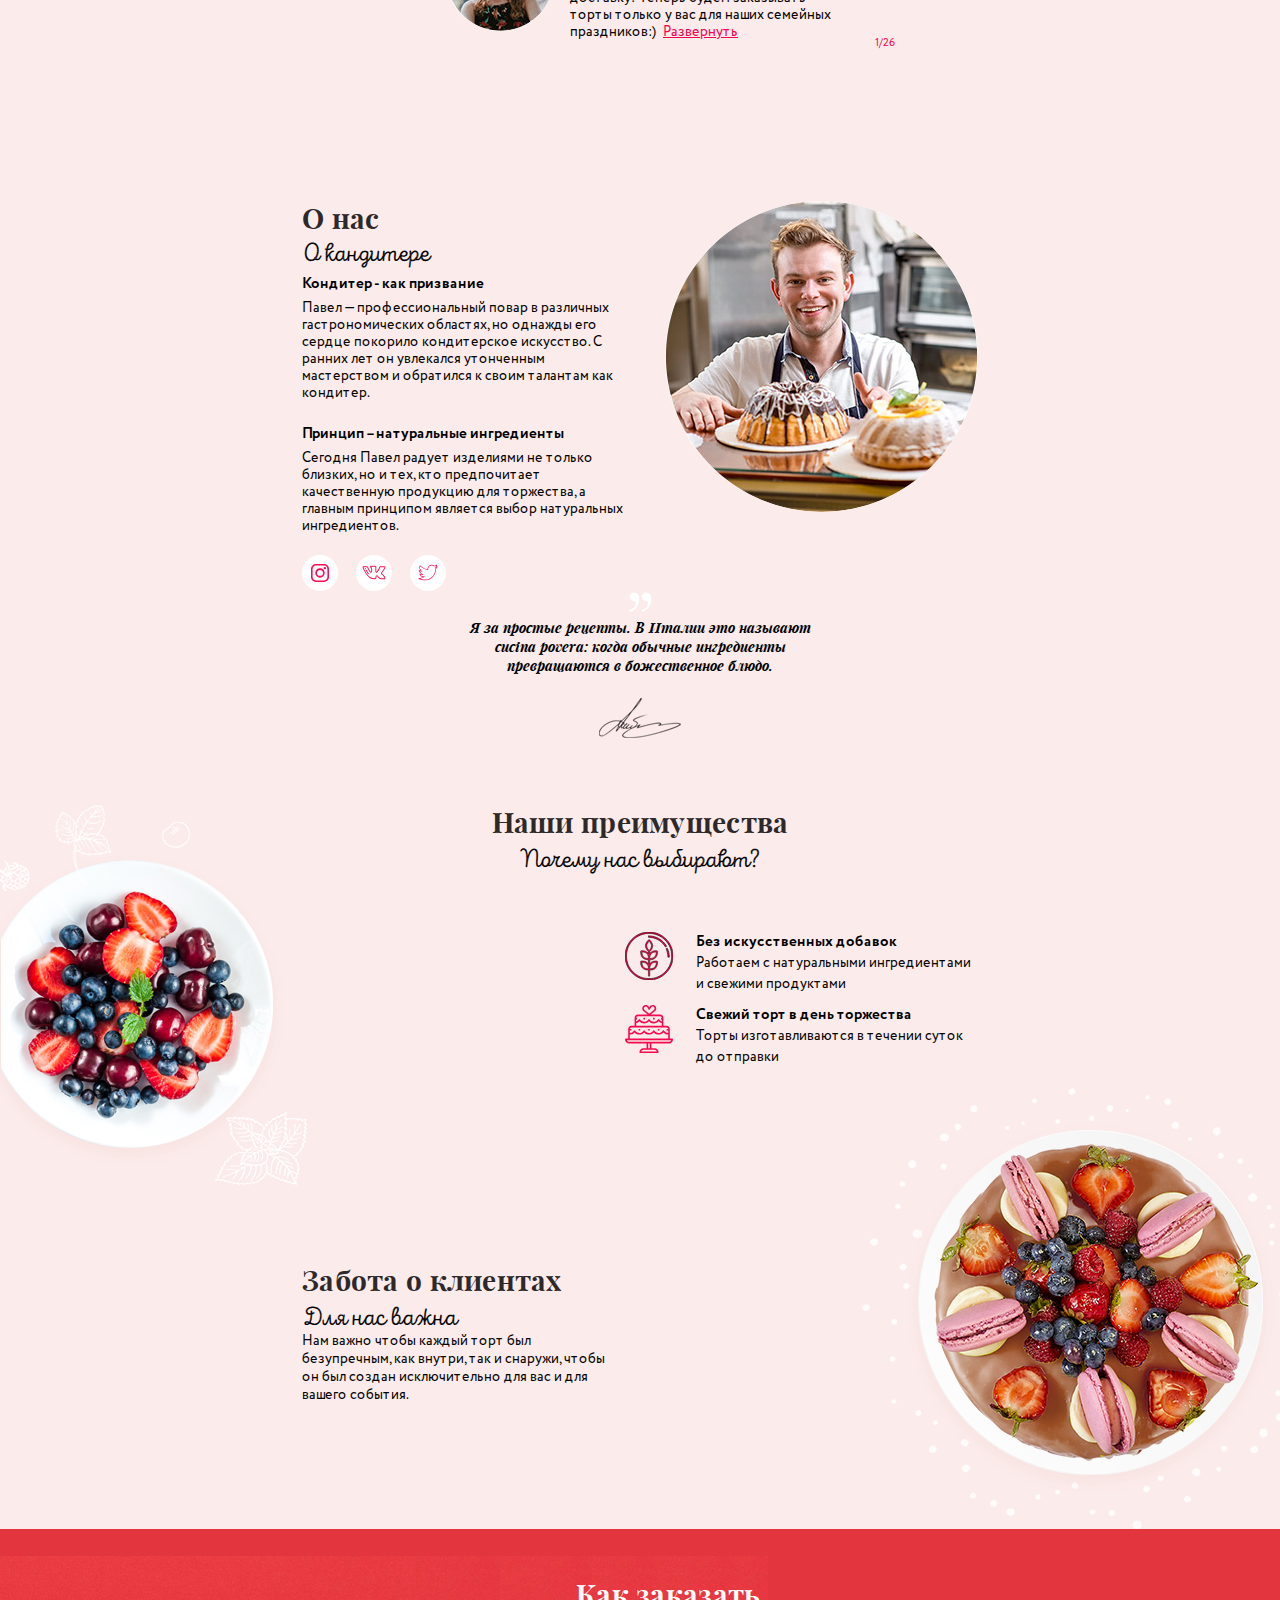
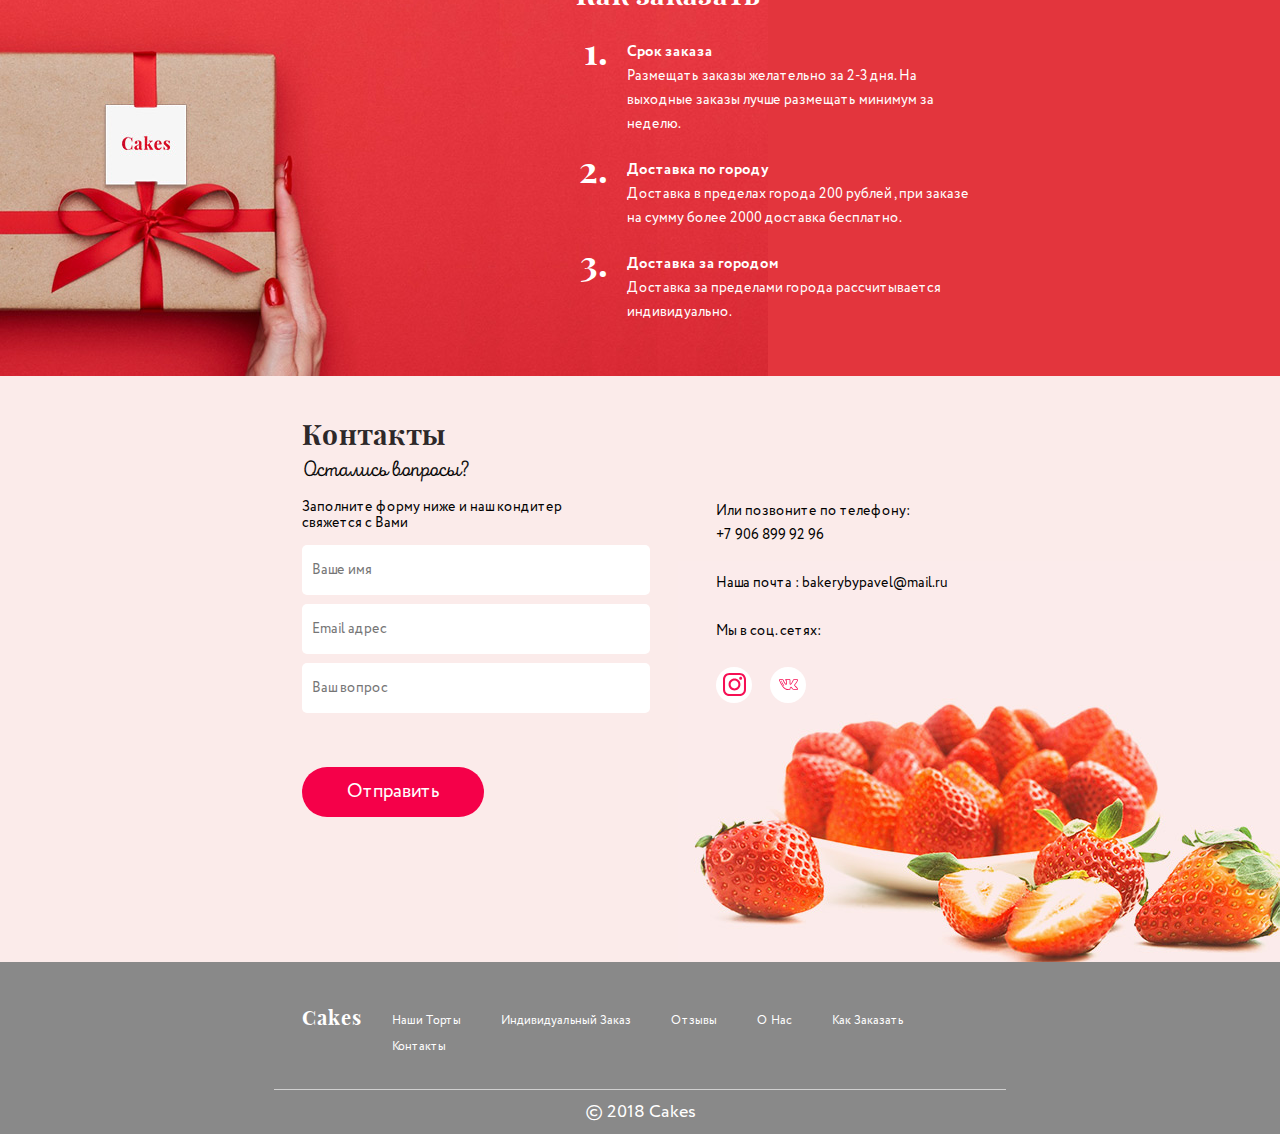
<file: portfolio/cakes/index.html>
<!DOCTYPE html>
<html lang="ru">
<head>
  <meta charset="UTF-8">
  <meta name="viewport" content="width=device-width, initial-scale=1">
  <title>Торты на заказ</title>
  <link rel="preload" href="fonts/Circe-Bold.woff" as="font">
  <link rel="preload" href="fonts/Circe-Regular.woff" as="font">
  <link rel="preload" href="fonts/introscriptr-h2base-webfont.woff2" as="font">
  <link rel="preload" href="fonts/playfairdisplay-bold-webfont.woff2" as="font">
  <link rel="preload" href="fonts/playfairdisplay-bolditalic-webfont.woff2" as="font">
  <link rel="stylesheet" href="css/style.min.css">
  <script src="js/svg4everybody.min.js"></script>
  <script>svg4everybody();</script>
</head>
<body>
  <header class="page-header">
    <div class="inner  page-header__inner">
      <a class="page-header__logo  logo">
        Cakes
      </a>
      <button class="page-header__menu-toggle" type="button">
        <span class="visually-hidden">Переключатель меню</span>
      </button>
      <nav class="page-header__navigation  navigation">
        <ul class="navigation__list">
          <li class="navigation__item"><a href="#" class="navigation__link">наши торты</a></li>
          <li class="navigation__item"><a href="#" class="navigation__link">Индивидуальный заказ</a></li>
          <li class="navigation__item"><a href="#" class="navigation__link">Отзывы</a></li>
          <li class="navigation__item"><a href="#" class="navigation__link">О нас</a></li>
          <li class="navigation__item"><a href="#" class="navigation__link">Как заказать</a></li>
          <li class="navigation__item"><a href="#" class="navigation__link">Контакты</a></li>
        </ul>
      </nav>
      <p class="page-header__phone  phone">
        +7 906 899 92 96
      </p>
    </div>
  </header>
  <section class="promo">
    <div class="inner">
     <div class="promo__container">
        <h1 class="promo__title  page-title">Торты <br>на заказ</h1>
        <em class="promo__subtitle  default-subtitle">Ручная работа</em>
        <a href="#" class="promo__link  button">
          Выбрать торт
        </a>
        <ul class="promo__information  decoration-list">
          <li class="decoration-list__item">
            <svg class="decoration-list__icon  decoration-list__icon--natural" width="55" height="55">
              <use xlink:href="img/sprite.svg#icon-petal"></use>
            </svg>
            <span class="decoration-list__description">Натуральные ингредиенты</span>
          </li>
          <li class="decoration-list__item">
            <svg class="decoration-list__icon  decoration-list__icon--gift" width="55" height="55">
              <use xlink:href="img/sprite.svg#icon-gift"></use>
            </svg>
            <span class="decoration-list__description">Доставка бесплатно при заказе от 2000 рублей*</span>
          </li>
        </ul>
      </div>
    </div>
  </section>
  <section class="goods">
    <div class="inner  goods__inner">
      <h2 class="goods__title  default-title">
        Наши торты
      </h2>
      <div class="goods__container">
        <a href="#" class="goods__item  item  item--big">
          <h3 class="item__title">
            Классические
          </h3>
          <p class="item__quantity">
            24 вида
          </p>
          <picture>
            <source media="(max-width: 1300px) and (min-width: 801px)" srcset="img/item-big-image-1--tablet.jpg">
            <source media="(max-width: 800px)" srcset="img/item-image-1--mobile.jpg">
            <img src="img/item-big-image-1--desktop.jpg" alt="Классический торт">
          </picture>
          <p class="item__pseudo-link">
            Смотреть
            <svg width="17" height="12">
              <use xlink:href="img/sprite.svg#icon-row"></use>
            </svg>
          </p>
        </a>
        <div class="goods__column">
          <a href="#" class="goods__item  item">
            <h3 class="item__title">
              Муссовые
            </h3>
            <p class="item__quantity">
              12 видов
            </p>
            <picture>
              <source media="(max-width: 1300px) and (min-width: 801px)" srcset="img/item-image-2--tablet.jpg">
              <source media="(max-width: 800px)" srcset="img/item-image-2--mobile.jpg">
              <img src="img/item-image-2--desktop.jpg" alt="Муссовый торт">
            </picture>
            <p class="item__pseudo-link">
              <span class="visually-hidden">Смотреть</span>
              <svg width="17" height="12">
                <use xlink:href="img/sprite.svg#icon-row"></use>
              </svg>
            </p>
          </a>
          <a href="#" class="goods__item  item">
            <h3 class="item__title">
              Свадебные
            </h3>
            <p class="item__quantity">
              20 видов
            </p>
            <picture>
              <source media="(max-width: 1300px) and (min-width: 801px)" srcset="img/item-image-3--tablet.jpg">
              <source media="(max-width: 800px)" srcset="img/item-image-3--mobile.jpg">
              <img src="img/item-image-3--desktop.jpg" alt="Свадебный торт">
            </picture>
            <p class="item__pseudo-link">
              <span class="visually-hidden">Смотреть</span>
              <svg width="17" height="12">
                <use xlink:href="img/sprite.svg#icon-row"></use>
              </svg>
            </p>
          </a>
        </div>
      </div>
      <div class="goods__container">
        <div class="goods__column">
          <a href="#" class="goods__item  item">
            <h3 class="item__title">
              Мужчинам
            </h3>
            <p class="item__quantity">
              12 видов
            </p>
            <picture>
              <source media="(max-width: 1300px) and (min-width: 801px)" srcset="img/item-image-4--tablet.jpg">
              <source media="(max-width: 800px)" srcset="img/item-image-4--mobile.jpg">
              <img src="img/item-image-4--desktop.jpg" alt="Мужской торт">
            </picture>
            <p class="item__pseudo-link">
              <span class="visually-hidden">Смотреть</span>
              <svg width="17" height="12">
                <use xlink:href="img/sprite.svg#icon-row"></use>
              </svg>
            </p>
          </a>
          <a href="#" class="goods__item  item">
            <h3 class="item__title">
              Женщинам
            </h3>
            <p class="item__quantity">
              16 видов
            </p>
            <picture>
              <source media="(max-width: 1300px) and (min-width: 801px)" srcset="img/item-image-5--tablet.jpg">
              <source media="(max-width: 800px)" srcset="img/item-image-5--mobile.jpg">
              <img src="img/item-image-5--desktop.jpg" alt="Женский торт">
            </picture>
            <p class="item__pseudo-link">
              <span class="visually-hidden">Смотреть</span>
              <svg width="17" height="12">
                <use xlink:href="img/sprite.svg#icon-row"></use>
              </svg>
            </p>
          </a>
        </div>
        <a href="#" class="goods__item  item  item--big  item--aqua">
          <h3 class="item__title">
            Детские
          </h3>
          <p class="item__quantity">
            18 вида
          </p>
          <picture>
            <source media="(max-width: 1300px) and (min-width: 801px)" srcset="img/item-big-image-6--tablet.jpg">
            <source media="(max-width: 800px)" srcset="img/item-image-6--mobile.jpg">
            <img src="img/item-big-image-6--desktop.jpg" alt="Классический торт">
          </picture>
          <p class="item__pseudo-link">
            Смотреть
            <svg width="17" height="12">
              <use xlink:href="img/sprite.svg#icon-row"></use>
            </svg>
          </p>
        </a>
      </div>
    </div>
  </section>
  <section class="individual">
    <div class="inner  individual__inner">
      <h2 class="individual__title  default-title">
        Индивидуальный заказ
      </h2>
      <em class="individual__subtitle  default-subtitle">Соберите торт в 3 шага</em>
      <section class="individual__item">
        <h2 class="individual__step">
          <span class="individual__number">01</span>
          Выберите <br> начинку
        </h2>
        <section class="individual__column  slider">
          <section class="slider__item">
            <picture>
              <source media="(max-width: 1300px) and (min-width: 801px)" srcset="img/slider-image-1--tablet.jpg">
              <source media="(max-width: 800px)" srcset="img/slider-image-1--mobile.jpg">
              <img src="img/slider-image-1--desktop.jpg" alt="Шоколадный ганаш" class="slider__image">
            </picture>
            <div class="slider__column">
              <h3 class="slider__title">
                Шоколадный ганаш
              </h3>
              <p class="slider__description">
                Ароматный шоколадный бисквит, густой шоколадный крем – самый шоколадный из всех возможных десертов!
              </p>
              <strong class="slider__price">
                1000 руб/кг
              </strong>
              <button class="slider__button  button">
                Выбрать
              </button>
            </div>
          </section>
          <span class="slider__slide-number">
            1/12
          </span>
          <ul class="slider__indicator  indicator">
            <li class="indicator__item  indicator__item--active">
              
            </li>
            <li class="indicator__item">
              
            </li>
            <li class="indicator__item">
              
            </li>
            <li class="indicator__item">
              
            </li>
            <li class="indicator__item  indicator__item--small">
              
            </li>
          </ul>
          <button class="slider__button  slider__button--prev">
            <span class="visually-hidden">Предыдущий слайд</span>
          </button>
          <button class="slider__button  slider__button--next">
            <span class="visually-hidden">Следующий слайд</span>
          </button>
        </section>
      </section>
      <section class="individual__item">
        <h2 class="individual__step">
          <span class="individual__number">02</span>
          Размер
        </h2>
        <section class="individual__container  slider">
          <ul class="individual__list  size-list">
            <li class="size-list__item  size-list__item--active">
              <button class="size-list__information">
                <span class="size-list__weight">
                  1 кг
                </span>
                <span class="size-list__size">
                  17-18 см
                </span>
                <span class="size-list__person-count">
                  4 - 6 персон
                </span>
              </button>
            </li>
            <li class="size-list__item">
              <button class="size-list__information">
                <span class="size-list__weight">
                  2 кг
                </span>
                <span class="size-list__size">
                  23-24 см
                </span>
                <span class="size-list__person-count">
                  10 - 12 персон
                </span>
              </button>
            </li>
            <li class="size-list__item">
              <button class="size-list__information">
                <span class="size-list__weight">
                  5 кг
                </span>
                <span class="size-list__size">
                  Два яруса 25 и 20 см
                </span>
                <span class="size-list__person-count">
                  15 - 20 персон
                </span>
              </button>
            </li>
            <li class="size-list__item">
              <button class="size-list__information">
                <span class="size-list__weight">
                <span class="size-list__weight-inner">8 кг</span>
                </span>
                  <span class="size-list__size">
                  Три яруса 30,25 и 18 см
                </span>
                <span class="size-list__person-count">
                  25 - 30 персон
                </span>
              </button>
            </li>
          </ul>
          <ul class="slider__indicator  indicator  slider__indicator--big-top">
            <li class="indicator__item  indicator__item--active">
              
            </li>
            <li class="indicator__item">
              
            </li>
            <li class="indicator__item">
              
            </li>
            <li class="indicator__item">
              
            </li>
          </ul>
          <button class="slider__button  slider__button--hidden button">
            Выбрать
          </button>
        </section>
      </section>
      <section class="individual__item  individual__item--decorate-background  individual__item--not-flex">
        <div class="individual__row">
          <h2 class="individual__step">
            <span class="individual__number">03</span>
            Оформление
          </h2>
          <section class="individual__column  slider">
            <div class="slider__container">
              <section class="slider__item  slider__item--small  slider__item--active">
                <picture>
                  <source media="(max-width: 1300px) and (min-width: 801px)" srcset="img/slider-image-2--tablet.jpg">
                  <source media="(max-width: 800px)" srcset="img/slider-image-3--mobile.jpg">
                  <img src="img/slider-image-2--desktop.jpg" alt="Ягодное ассорит">
                </picture>
                <p class="slider__cake-name">
                  Ягодное ассорти
                </p>
                <strong class="slider__price  slider__price--center">
                  700 руб/кг
                </strong>
              </section>
              <section class="slider__item  slider__item--small">
                <picture>
                  <source media="(max-width: 1300px) and (min-width: 801px)" srcset="img/slider-image-3--tablet.jpg">
                  <source media="(max-width: 800px)" srcset="img/slider-image-3--mobile.jpg">
                  <img src="img/slider-image-3--desktop.jpg" alt="Маршмэллоу">
                </picture>
                <p class="slider__cake-name">
                  Маршмэллоу
                </p>
                <strong class="slider__price  slider__price--center">
                  600 руб/кг
                </strong>
              </section>
            </div>
            <ul class="slider__indicator  slider__indicator--big-top  indicator">
              <li class="indicator__item  indicator__item--active">
                
              </li>
              <li class="indicator__item">
                
              </li>
              <li class="indicator__item">
                
              </li>
              <li class="indicator__item">
                
              </li>
              <li class="indicator__item  indicator__item--small">
                
              </li>
            </ul>
            <span class="slider__slide-number">
            1/12
          </span>
            <button class="slider__button  slider__button--prev slider__button--prev slider__button--small-left">
              <span class="visually-hidden">Предыдущий слайд</span>
            </button>
            <button class="slider__button  slider__button--next">
              <span class="visually-hidden">Следующий слайд</span>
            </button>
            <button class="slider__button  slider__button--hidden  button">
              Выбрать
            </button>
          </section>
        </div>
        <h3 class="individual__title  individual__title--small">
          Ваш выбор
        </h3>
        <form action="/" class="individual__form  order-form" method="post">
          <p class="order-form__group">
            <label for="order-form__filling" class="order-form__title">
              Начинка
            </label>
            <select name="filling" id="order-form__filling" class="order-form__option">
              <option value="chcolate">Шоколадный ганаш</option>
              <option value="marshmallou">Маршмэллоу</option>
            </select>
          </p>
          <p class="order-form__group  order-form__group--small">
            <label for="order-form__size" class="order-form__title">
              Размер
            </label>
            <select name="size" id="order-form__size" class="order-form__option">
              <option value="1">1 кг</option>
              <option value="2" selected>2 кг</option>
              <option value="5">5 кг</option>
              <option value="8">8 кг</option>
            </select>
          </p>
          <p class="order-form__group  order-form__group--small-margin">
            <label for="order-form__decor" class="order-form__title">
              Маршмэллоу
            </label>
            <select name="size" id="order-form__decor" class="order-form__option">
              <option value="marshmellou">Маршмэллоу</option>
              <option value="berry">Ягодное ассорти</option>
            </select>
          </p>
          <button class="order-form__submit  button">
            Заказать торт
          </button>
      </form>
    </section>
    </div>
  </section>
  <section class="reviews">
    <div class="reviews__inner">
      <h2 class="reviews__title  default-title">
        Отзывы
      </h2>
      <section class="reviews__column  slider">
        <section class="reviews__column slider__item">
          <picture>
            <source media="(max-width: 1300px) and (min-width: 801px)" srcset="img/client-image-1--tablet.jpg">
            <source media="(max-width: 800px)" srcset="img/client-image-1--mobile.jpg">
            <img src="img/client-image-1--desktop.jpg" alt="Шоколадный ганаш" class="slider__image">
          </picture>
          <div class="reviews__container slider__column">
            <h3 class="reviews__user-name slider__client-name">
              Мария
            </h3>
            <p class="reviews__client-information slider__client-information">
              юрист, 33 года
            </p>
            <p class="reviews__client-review  slider__client-review">
              Заказывала торт брауни на юбилей мужа. Гости были в восторге! Отдельное спасибо за своевременную доставку!
              Теперь будем заказывать торты только у вас для наших семейных праздников:) 
              <button class="reviews__button  slider__client-btn" type="button">
                Развернуть
              </button>
            </p>
          </div>
        </section>
        <span class="reviews__slide-number slider__slide-number">
            1/26
          </span>
        <button class="reviews__prev-button  slider__button  slider__button--prev">
          <span class="visually-hidden">Предыдущий слайд</span>
        </button>
        <button class="reviews__next-button  slider__button  slider__button--next">
          <span class="visually-hidden">Следующий слайд</span>
        </button>
    </section>
    </div>
  </section>
  <section class="about">
    <div class="inner  about__inner">
      <div class="about__container">
        <section class="about__column">
          <h2 class="about__title  default-title">
            О нас
          </h2>
          <div class="about__row">
            <picture class="about__confectioner-container  about__confectioner-container--mobile">
              <source media="(max-width: 1300px) and (min-width: 801px)" srcset="img/confectioner-image-1--tablet.jpg">
              <source media="(max-width: 800px)" srcset="img/confectioner-image-1--mobile.jpg">
              <img src="img/confectioner-image-1--desktop.jpg" alt="Кондитер" class="about__confectioner-image">
            </picture>
            <ul class="about__social  social  about__social--mobile">
              <li class="social__item">
                <a href="#" class="social__link  social__link--instagram">
                  <span class="visually-hidden">Instagram</span>
                  <svg class="social__icon social__icon--instagram">
                    <use xlink:href="img/sprite.svg#icon-instagram"></use>
                  </svg>
                </a>
              </li>
              <li class="social__item">
                <a href="#" class="social__link  social__link--vk">
                  <span class="visually-hidden">Vkontakte</span>
                  <svg class="social__icon social__icon--vk">
                    <use xlink:href="img/sprite.svg#icon-vk"></use>
                  </svg>
                </a>
              </li>
              <li class="social__item">
                <a href="#" class="social__link  social__link--twitter">
                  <span class="visually-hidden">Twitter</span>
                  <svg class="social__icon social__icon--twitter">
                    <use xlink:href="img/sprite.svg#icon-tiwtter"></use>
                  </svg>
                </a>
              </li>
            </ul>
          </div>
          <em class="about__subtitle  default-subtitle">
            О кандитере
          </em>
          <dl class="about__list">
            <dt class="about__list-title">
              Кондитер - как призвание
            </dt>
            <dd class="about__list-description">
              Павел — профессиональный повар в различных гастрономических областях, но однажды его сердце покорило
              кондитерское искусство. С ранних лет он увлекался утонченным мастерством и обратился  к своим талантам
              как кондитер.
            </dd>
            <dt class="about__list-title">
              Принцип – натуральные ингредиенты
            </dt>
            <dd class="about__list-description">
              Сегодня Павел радует изделиями не только близких, но и тех, кто предпочитает качественную продукцию для
              торжества, а главным принципом является выбор натуральных ингредиентов.
            </dd>
          </dl>
          <ul class="about__social  social">
            <li class="social__item">
              <a href="#" class="social__link  social__link--instagram">
                <span class="visually-hidden">Instagram</span>
                <svg class="social__icon social__icon--instagram">
                  <use xlink:href="img/sprite.svg#icon-instagram"></use>
                </svg>
              </a>
            </li>
            <li class="social__item">
              <a href="#" class="social__link  social__link--vk">
                <span class="visually-hidden">Vkontakte</span>
                <svg class="social__icon social__icon--vk">
                  <use xlink:href="img/sprite.svg#icon-vk"></use>
                </svg>
              </a>
            </li>
            <li class="social__item">
              <a href="#" class="social__link  social__link--twitter">
                <span class="visually-hidden">Twitter</span>
                <svg class="social__icon social__icon--twitter">
                  <use xlink:href="img/sprite.svg#icon-tiwtter"></use>
                </svg>
              </a>
            </li>
          </ul>
        </section>
        <picture class="about__confectioner-container">
          <source media="(max-width: 1300px) and (min-width: 801px)" srcset="img/confectioner-image-1--tablet.jpg">
          <source media="(max-width: 800px)" srcset="img/confectioner-image-1--mobile.jpg">
          <img src="img/confectioner-image-1--desktop.jpg" alt="Кондитер" class="about__confectioner-image">
        </picture>
      </div>
      <svg class="about__icon" width="60" height="40">
        <use xlink:href="img/sprite.svg#icon-quotes"></use>
      </svg>
      <blockquote class="about__quote">
        Я за простые рецепты. В Италии это называют  cucina povera: когда обычные ингредиенты  превращаются
        в божественное блюдо.
      </blockquote>
      <picture class="about__painting">
        <source media="(max-width: 1300px) and (min-width: 801px)" srcset="img/painting--tablet.png">
        <source media="(max-width: 800px)" srcset="img/painting--mobile.png">
        <img src="img/painting--desktop.png" alt="Роспись кондитера">
      </picture>
    </div>
  </section>
  <section class="advantages">
    <div class="inner  advantages__inner">
      <h2 class="advantages__title  default-title">
        Наши преимущества
      </h2>
      <em class="advantages__subtitle  default-subtitle">
        Почему нас выбирают?
      </em>
      <ul class="advantages__list">
        <li class="advantages__item">
          <svg class="advantages__icon" width="60" height="60">
            <use xlink:href="img/sprite.svg#icon-petal"></use>
          </svg>
          <strong class="advantages__list-title">
            Без искусственных добавок
          </strong>
          Работаем с натуральными ингредиентами и свежими продуктами
        </li>
        <li class="advantages__item">
          <svg class="advantages__icon" width="60" height="60">
            <use xlink:href="img/sprite.svg#icon-cake"></use>
          </svg>
          <strong class="advantages__list-title">
            Свежий торт в день торжества
          </strong>
          Торты изготавливаются в течении суток до отправки
        </li>
      </ul>
      <section class="advantages__column">
        <h2 class="advantages__title  advantages__title--left  default-title">
          Забота о клиентах
        </h2>
        <em class="advantages__subtitle  advantages__subtitle--left  default-subtitle">
          Для нас важна
        </em>
        <p class="advantages__description">
          Нам важно чтобы каждый торт был безупречным,  как внутри, так и снаружи, чтобы он был создан  исключительно
          для вас и для вашего события.
        </p>
      </section>
    </div>
  </section>
  <section class="information">
    <div class="inner">
      <section class="information__column">
        <h2 class="information__title  default-title">
          Как заказать
        </h2>
        <ol class="information__list">
          <li class="information__item">
            <strong class="information__item-title">
              Срок заказа
            </strong>
            <p class="information__description">
              Размещать заказы желательно за 2-3 дня.  На выходные заказы лучше размещать  минимум за неделю.
            </p>
          </li>
          <li class="information__item">
            <strong class="information__item-title">
              Доставка по городу
            </strong>
            <p class="information__description">
              Доставка в пределах города 200 рублей , при заказе на сумму более 2000  доставка бесплатно. 
            </p>
          </li>
          <li class="information__item">
            <strong class="information__item-title">
              Доставка за городом
            </strong>
            <p class="information__description">
              Доставка за пределами города рассчитывается  индивидуально.
            </p>
          </li>
        </ol>
      </section>
    </div>
  </section>
  <section class="contact">
    <div class="inner  contact__inner">
      <h2 class="contact__title  default-title">
        Контакты
      </h2>
      <em class="contact__subtitle  default-subtitle">
        Остались вопросы?
      </em>
      <div class="contact__row">
        <form action="/" class="contact__form" method="post">
          <p class="contact__description">
            Заполните форму ниже и наш кондитер свяжется с Вами
          </p>
          <label for="contact__name" class="visually-hidden">Ваше имя</label>
          <input type="text" class="contact__input" id="contact__name" placeholder="Ваше имя">

          <label for="contact__email" class="visually-hidden">Ваш email</label>
          <input type="email" class="contact__input" id="contact__email" placeholder="Email адрес">

          <label for="contact__question" class="visually-hidden">Ваш вопрос</label>
          <input type="text" class="contact__input" id="contact__question" placeholder="Ваш вопрос">

          <button class="contact__submit  button" type="submit">
            Отправить
          </button>
        </form>
        <section class="contact__column">
          <ul class="contact__list  contact-list">
            <li class="contact-list__item">
              Или позвоните по телефону: <br>+7 906 899 92 96
            </li>
            <li class="contact-list__item">
              Наша почта : bakerybypavel@mail.ru
            </li>
            <li class="contact-list__item">
              Мы в соц. сетях:
            </li>
          </ul>
          <ul class="contact__social  social">
            <li class="social__item">
              <a href="#" class="social__link  social__link--instagram">
                <span class="visually-hidden">Instagram</span>
                <svg class="social__icon  social__icon--gray" width="23" height="23">
                  <use xlink:href="img/sprite.svg#icon-instagram"></use>
                </svg>
              </a>
            </li>
            <li class="social__item">
              <a href="#" class="social__link  social__link--vk">
                <span class="visually-hidden">Vkontakte</span>
                <svg class="social__icon  social__icon--gray" width="31" height="19">
                  <use xlink:href="img/sprite.svg#icon-vk "></use>
                </svg>
              </a>
            </li>
          </ul>
        </section>
      </div>
    </div>
  </section>
  <footer class="page-footer">
    <div class="inner  page-footer__inner">
      <a class="page-footer__logo  logo">Cakes</a>
      <nav class="page-footer__navigation  footer-navigation">
        <ul class="footer-navigation__list">
          <li class="footer-navigation__item"><a href="#" class="footer-navigation__link">наши торты</a></li>
          <li class="footer-navigation__item"><a href="#" class="footer-navigation__link">Индивидуальный заказ</a></li>
          <li class="footer-navigation__item"><a href="#" class="footer-navigation__link">Отзывы</a></li>
          <li class="footer-navigation__item"><a href="#" class="footer-navigation__link">О нас</a></li>
          <li class="footer-navigation__item"><a href="#" class="footer-navigation__link">Как заказать</a></li>
          <li class="footer-navigation__item"><a href="#" class="footer-navigation__link">Контакты</a></li>
        </ul>
      </nav>
      <ul class="page-footer__social  social">
        <li class="social__item">
          <a href="#" class="social__link  social__link--instagram">
            <span class="visually-hidden">Instagram</span>
            <svg class="social__icon  social__icon--gray" width="23" height="23">
              <use xlink:href="img/sprite.svg#icon-instagram"></use>
            </svg>
          </a>
        </li>
        <li class="social__item">
          <a href="#" class="social__link  social__link--vk">
            <span class="visually-hidden">Vkontakte</span>
            <svg class="social__icon  social__icon--gray" width="31" height="19">
              <use xlink:href="img/sprite.svg#icon-vk "></use>
            </svg>
          </a>
        </li>
      </ul>
    </div>
    <p class="page-footer__about">
      &#169; 2018 Cakes
    </p>
  </footer>

  <script>
    (function() {
      let button = document.querySelector('.page-header__menu-toggle'),
          menu = document.querySelector('.page-header__navigation');

      function onButtonClick(evt) {
        let current = getComputedStyle(menu).display;

        this.classList.toggle('page-header__menu-toggle--close');
        menu.style.display = current === 'block' ? '' : 'block';
      }

      button.addEventListener('click', onButtonClick);
    })();
  </script>
</body>
</html>
</file>
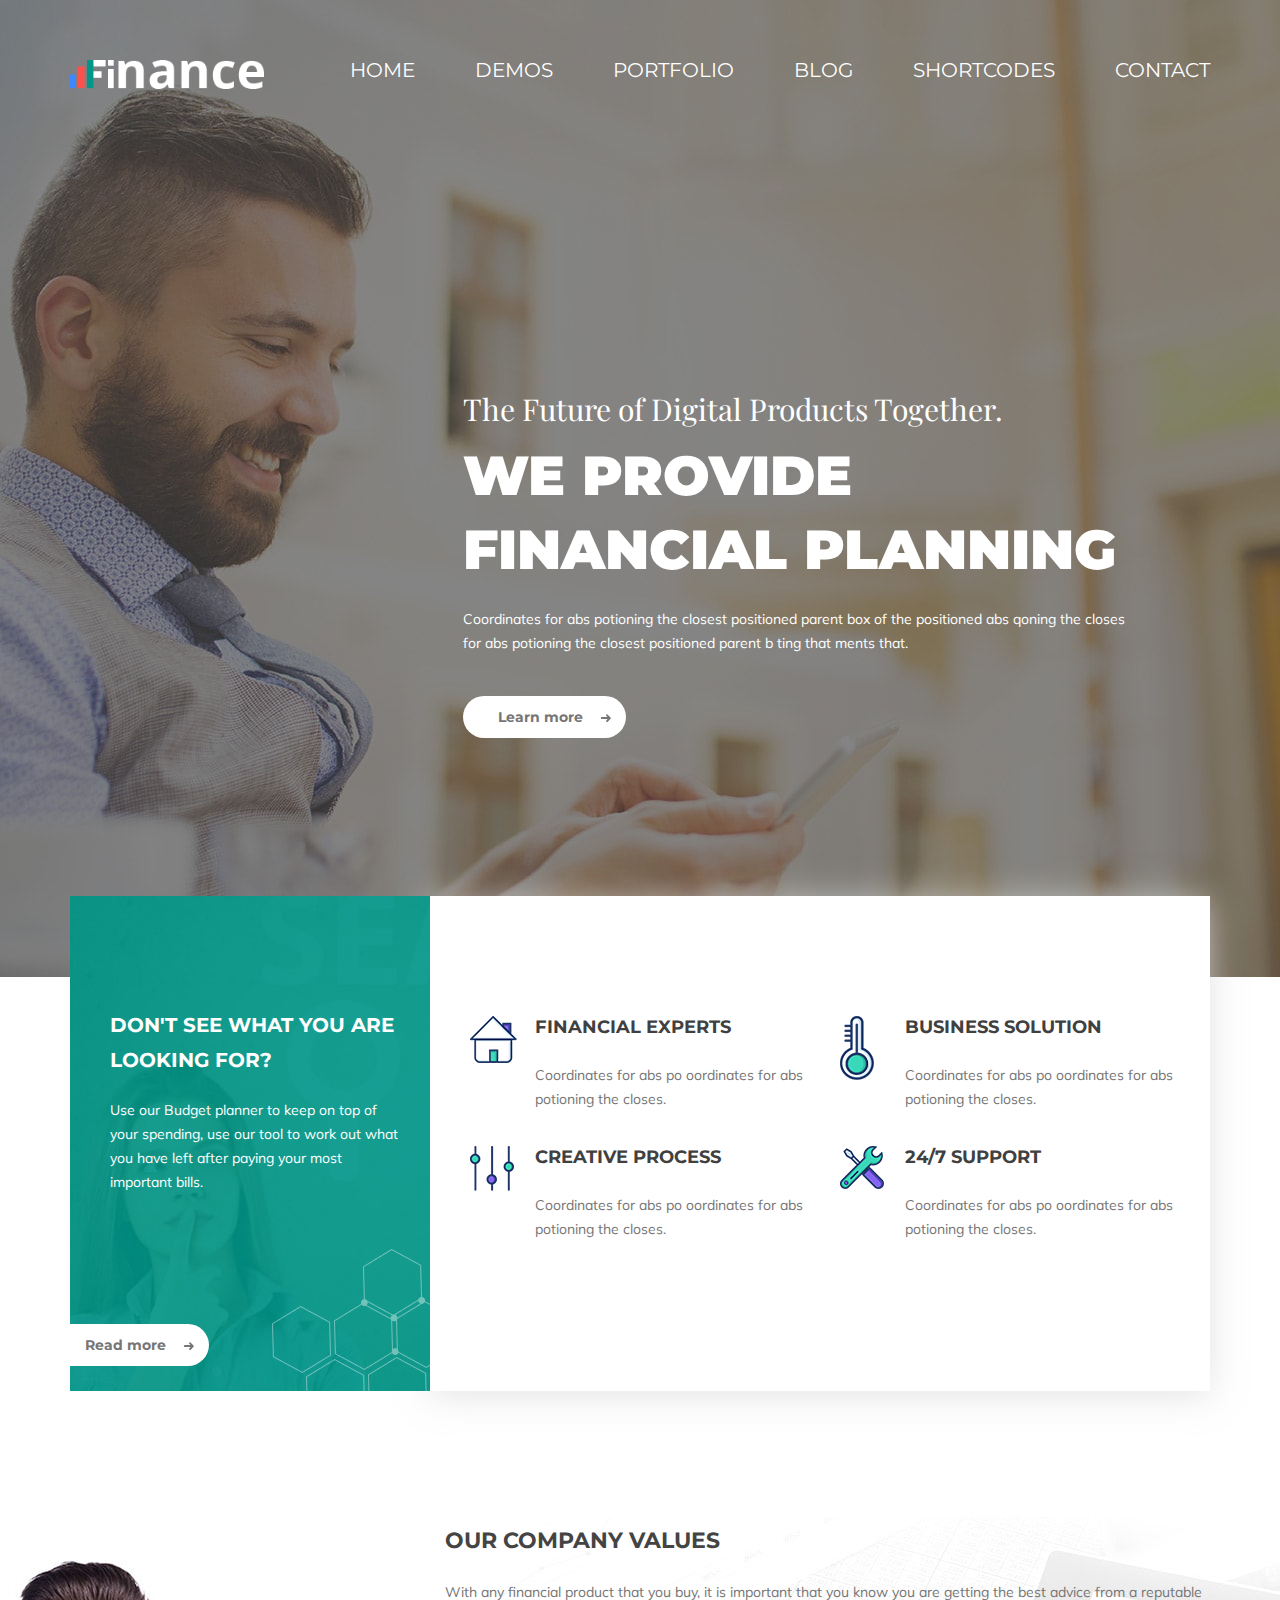
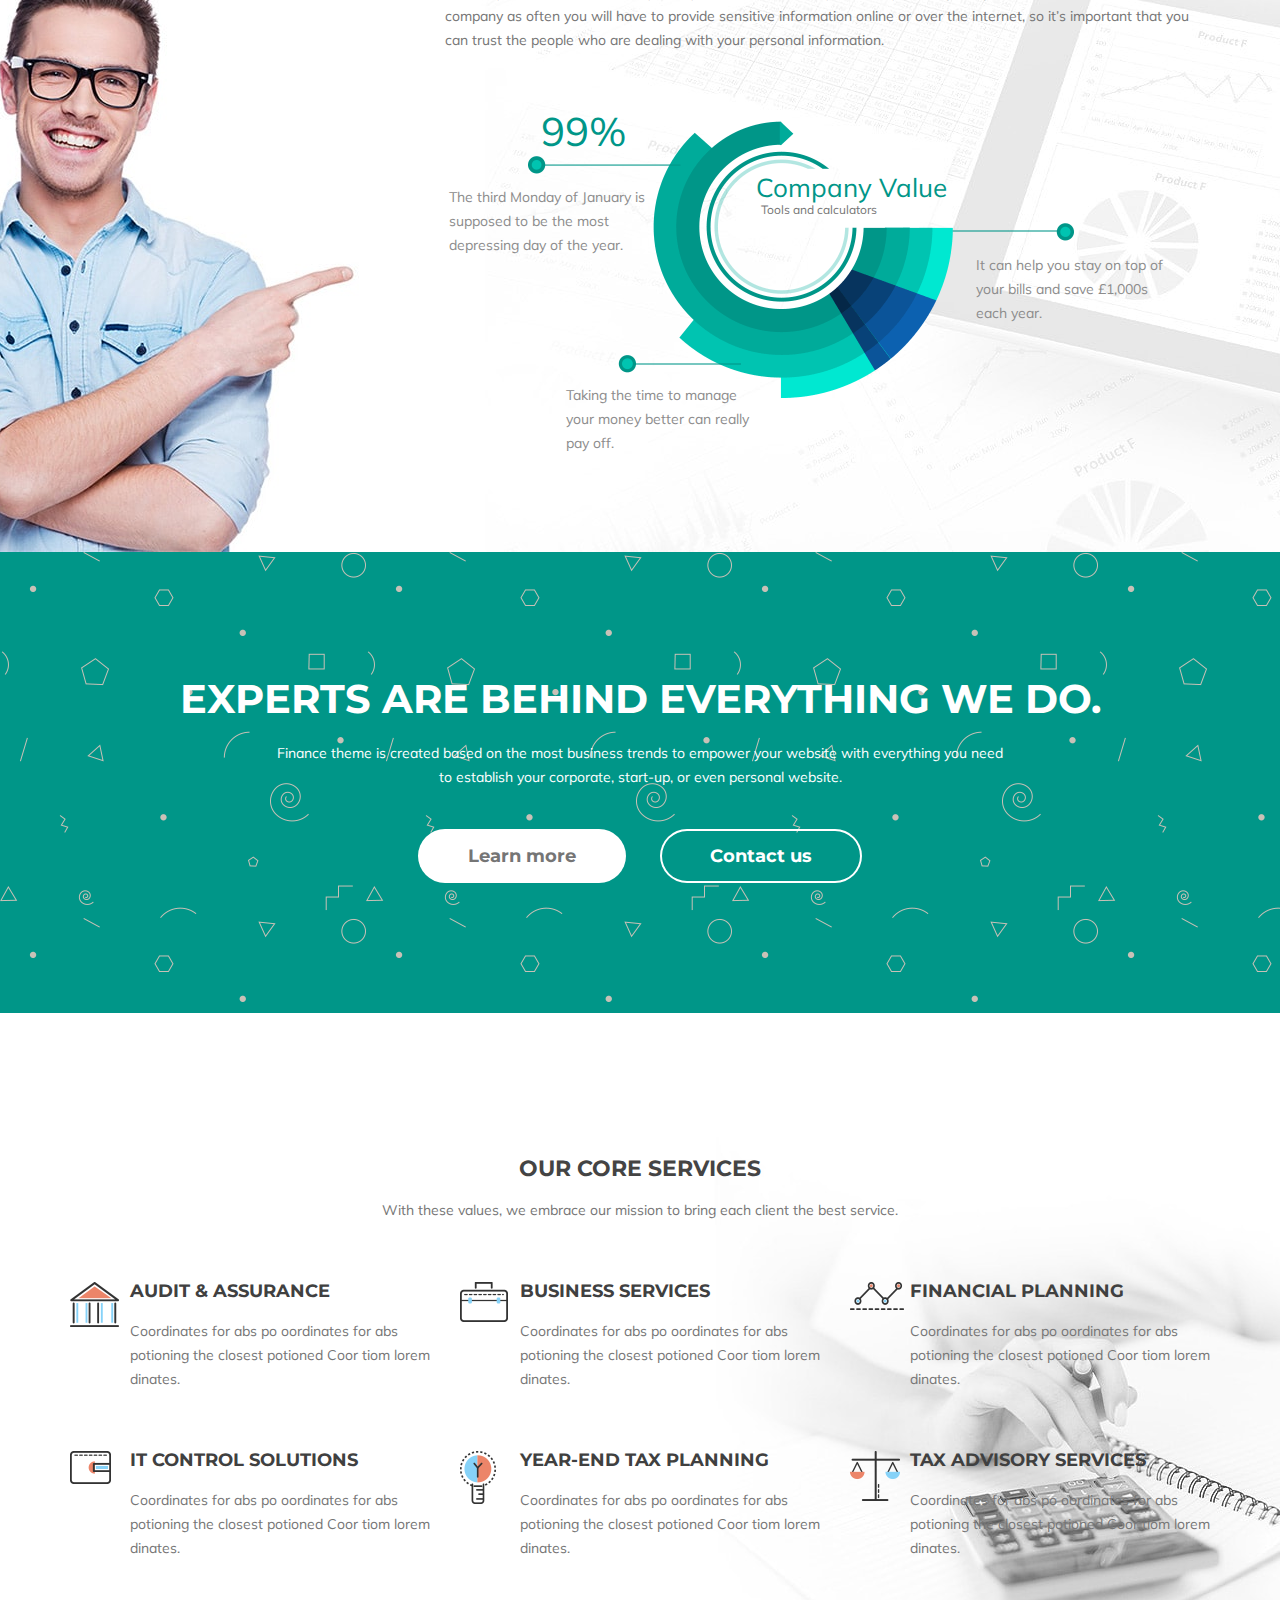
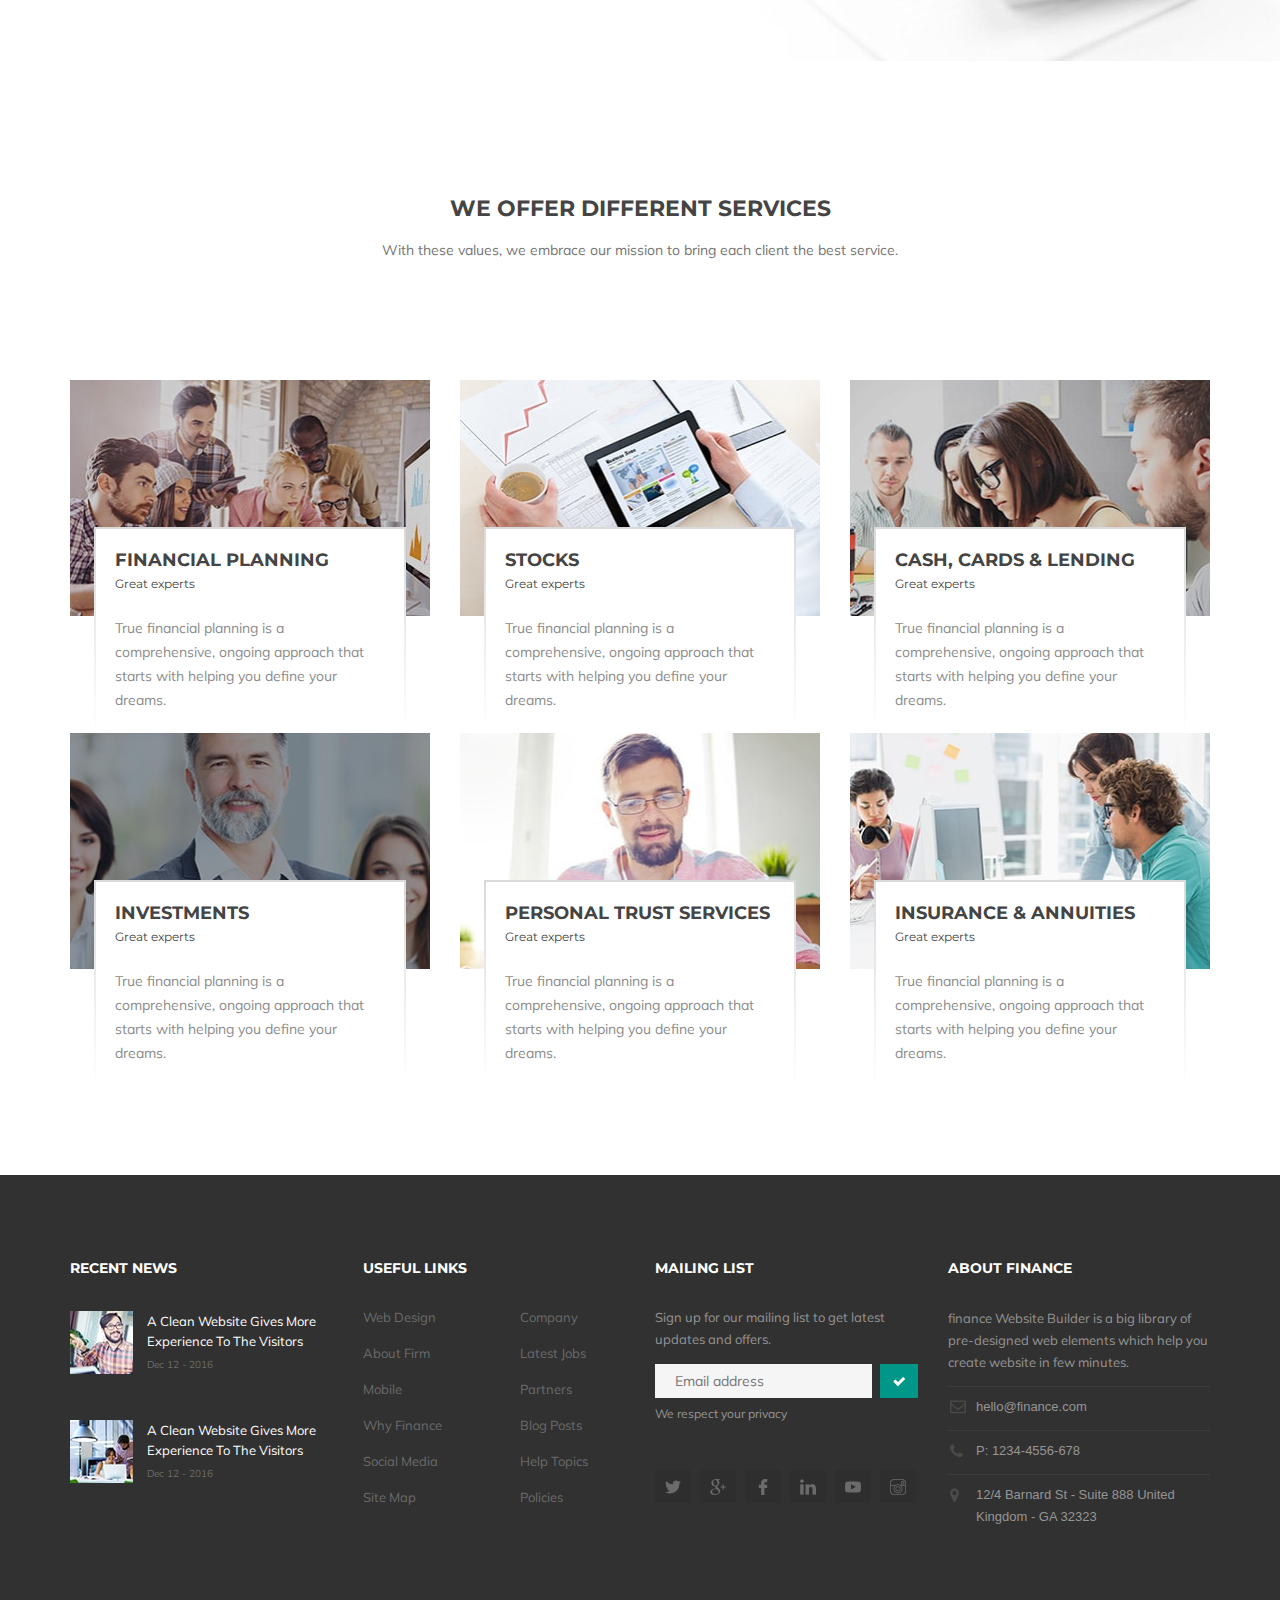
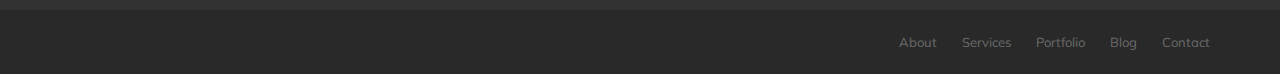
<file: portfolio/financial/index.html>
<!DOCTYPE html>
<html lang="en">
<head>
	<meta charset="UTF-8">
	<title>Financial</title>
	<link rel="stylesheet" href="css/normalize.css">
	<link href="https://fonts.googleapis.com/css?family=Montserrat:400,700,900|Muli|Noto+Serif:700|Playfair+Display|Poppins" rel="stylesheet">
	<link rel="stylesheet" href="css/style.min.css">
</head>
<body>
	<header class="page-header">
		<div class="page-header__inner">
			<a class="page-header__logo  logo">
				<img src="img/logo.png" alt="page logotype" width="194" height="29">
			</a>
			<nav class="page-header__navigation  page-navigation">
				<ul class="page-navigation__list">
					<li class="page-navigation__item"><a href="#" class="page-navigation__link">Home</a></li>
					<li class="page-navigation__item"><a href="#" class="page-navigation__link">Demos</a></li>
					<li class="page-navigation__item"><a href="#" class="page-navigation__link">Portfolio</a></li>
					<li class="page-navigation__item"><a href="#" class="page-navigation__link">Blog</a></li>
					<li class="page-navigation__item"><a href="#" class="page-navigation__link">Shortcodes</a></li>
					<li class="page-navigation__item"><a href="#" class="page-navigation__link">Contact</a></li>
				</ul>
			</nav>
		</div>
		<section class="page-header__promo  promo">
			<p class="promo__subtitle">
				The Future of Digital Products Together.
			</p>
			<h2 class="promo__title">
				We provide <br>
				financial planning
			</h2>
			<p class="promo__description">
				Coordinates for abs potioning the closest positioned parent box of the positioned abs qoning the closes
				for abs potioning the closest positioned parent b ting that ments that.
			</p>
			<a href="#" class="promo__button  button  button--decorative">
				Learn more
			</a>
		</section>
	</header>
	<section class="advantages">
		<section class="advantages__description">
			<h2 class="advantages__title">
				Don't see what you are looking for?
			</h2>
			<p class="advantages__description-information">
				Use our Budget planner to keep on top of your spending, use our tool to work out what
				you have left after paying your most important bills.
			</p>
			<a href="#" class="advantages__link  button button--decorative">
				Read more
			</a>
		</section>
		<section class="advantages__information">
			<ul class="advantages__list  list-advantages">
				<li class="list-advantages__item  list-advantages__item--home">
					<h3 class="list-advantages__title">
						Financial experts
					</h3>
					<p class="list-advantages__description">
						Coordinates for abs po oordinates for abs potioning the closes.
					</p>
				</li>
				<li class="list-advantages__item  list-advantages__item--thermometer">
					<h3 class="list-advantages__title">
						Business Solution
					</h3>
					<p class="list-advantages__description">
						Coordinates for abs po oordinates for abs potioning the closes.
					</p>
				</li>
				<li class="list-advantages__item  list-advantages__item--equalizer">
					<h3 class="list-advantages__title">
						Creative Process
					</h3>
					<p class="list-advantages__description">
						Coordinates for abs po oordinates for abs potioning the closes.
					</p>
				</li>
				<li class="list-advantages__item  list-advantages__item--setting">
					<h3 class="list-advantages__title">
						24/7 Support
					</h3>
					<p class="list-advantages__description">
						Coordinates for abs po oordinates for abs potioning the closes.
					</p>
				</li>
			</ul>
		</section>
	</section>
	<section class="value">
		<div class="inner  value__inner">
			<div class="value__column">
				<h2 class="value__title  default-title">
					Our company values
				</h2>
				<p class="value__description  default-paragraph  default-paragraph--align-left">
					With any financial product that you buy, it is important that you know you are getting the best advice from
					a reputable company as often you will have to provide sensitive information online or over the internet,
					so it’s important that you can trust the people who are dealing with your personal information.
				</p>
				<section class="value__container">
					<h3 class="value__position-title">
						Company value
					</h3>
					<span class="value__subtitle">
						Tools and calculators
					</span>
					<span class="value__progress">
						99%
					</span>
					<p class="value-paragraph  value-paragraph--1">
						The third Monday of January is supposed to be the most depressing day of the year.
					</p>
					<p class="value-paragraph  value-paragraph--2">
						It can help you stay on top of your bills and save £1,000s each year.
					</p>
					<p class="value-paragraph  value-paragraph--3">
						Taking the time to manage your money better can really pay off.
					</p>
				</section>
			</div>
		</div>
	</section>
	<section class="information">
		<div class="inner  information__inner">
			<h2 class="information__title">
				Experts are behind everything we do.
			</h2>
			<p class="information__description">
				Finance theme is created based on the most business trends to empower your website with everything
				you need to establish your corporate, start-up, or even personal website.
			</p>
			<div class="information__button-container">
				<a href="#" class="information__button  button">Learn more</a>
				<a href="#" class="information__button  button  button--transparent">Contact us</a>
			</div>
		</div>
	</section>
	<section class="services">
		<div class="inner">
			<h2 class="services__title  default-title">
				Our core services
			</h2>
			<p class="services__description  default-paragraph">
				With these values, we embrace our mission to bring each client the best service.
			</p>
			<ul class="services__list">
				<li class="services__list-item  services__list-item--home">
					<h3 class="services__list-title">
						Audit & assurance
					</h3>
					<p class="services__list-description">
						Coordinates for abs po oordinates for abs potioning the closest potioned Coor tiom lorem dinates.
					</p>
				</li>
				<li class="services__list-item  services__list-item--portfolio">
					<h3 class="services__list-title">
						Business Services
					</h3>
					<p class="services__list-description">
						Coordinates for abs po oordinates for abs potioning the closest potioned Coor tiom lorem dinates.
					</p>
				</li>
				<li class="services__list-item  services__list-item--graphic">
					<h3 class="services__list-title">
						Financial Planning
					</h3>
					<p class="services__list-description">
						Coordinates for abs po oordinates for abs potioning the closest potioned Coor tiom lorem dinates.
					</p>
				</li>
				<li class="services__list-item  services__list-item--wallet">
					<h3 class="services__list-title">
						IT Control Solutions
					</h3>
					<p class="services__list-description">
						Coordinates for abs po oordinates for abs potioning the closest potioned Coor tiom lorem dinates.
					</p>
				</li>
				<li class="services__list-item  services__list-item--clock">
					<h3 class="services__list-title">
						Year-End Tax Planning
					</h3>
					<p class="services__list-description">
						Coordinates for abs po oordinates for abs potioning the closest potioned Coor tiom lorem dinates.
					</p>
				</li>
				<li class="services__list-item  services__list-item--libra">
					<h3 class="services__list-title">
						Tax Advisory Services
					</h3>
					<p class="services__list-description">
						Coordinates for abs po oordinates for abs potioning the closest potioned Coor tiom lorem dinates.
					</p>
				</li>
			</ul>
		</div>
	</section>
	<section class="different-services">
		<div class="inner">
			<h2 class="different-services__title  default-title">
				we offer different services
			</h2>
			<p class="different-services__description  default-paragraph">
				With these values, we embrace our mission to bring each client the best service.
			</p>
			<section class="different-services__item-container">
				<article class="different-services__item">
					<img src="img/services-image-1.jpg" alt="" class="different-services__item-image" width="361" height="236">
					<div class="different-services__container">
						<h3 class="different-services__item-title">
							Financial planning
						</h3>
						<span class="different-services__experience">
							Great experts
						</span>
						<p class="different-services__item-description">
							True financial planning is a comprehensive, ongoing approach that starts
							with helping you define your dreams.
						</p>
					</div>
				</article>
				<article class="different-services__item">
					<img src="img/services-image-2.jpg" alt="" class="different-services__item-image" width="361" height="236">
					<div class="different-services__container">
						<h3 class="different-services__item-title">
							Stocks
						</h3>
						<span class="different-services__experience">
							Great experts
						</span>
						<p class="different-services__item-description">
							True financial planning is a comprehensive, ongoing approach that starts
							with helping you define your dreams.
						</p>
					</div>
				</article>
				<article class="different-services__item">
					<img src="img/services-image-3.jpg" alt="" class="different-services__item-image" width="361" height="236">
					<div class="different-services__container">
						<h3 class="different-services__item-title">
							Cash, cards & lending
						</h3>
						<span class="different-services__experience">
							Great experts
						</span>
						<p class="different-services__item-description">
							True financial planning is a comprehensive, ongoing approach that starts
							with helping you define your dreams.
						</p>
					</div>
				</article>
				<article class="different-services__item">
					<img src="img/services-image-4.jpg" alt="" class="different-services__item-image" width="361" height="236">
					<div class="different-services__container">
						<h3 class="different-services__item-title">
							Investments
						</h3>
						<span class="different-services__experience">
							Great experts
						</span>
						<p class="different-services__item-description">
							True financial planning is a comprehensive, ongoing approach that starts
							with helping you define your dreams.
						</p>
					</div>
				</article>
				<article class="different-services__item">
					<img src="img/services-image-5.jpg" alt="" class="different-services__item-image" width="361" height="236">
					<div class="different-services__container">
						<h3 class="different-services__item-title">
							Personal trust services
						</h3>
						<span class="different-services__experience">
							Great experts
						</span>
						<p class="different-services__item-description">
							True financial planning is a comprehensive, ongoing approach that starts
							with helping you define your dreams.
						</p>
					</div>
				</article>
				<article class="different-services__item">
				<img src="img/services-image-6.jpg" alt="" class="different-services__item-image" width="361" height="236">
				<div class="different-services__container">
					<h3 class="different-services__item-title">
						Insurance & annuities
					</h3>
					<span class="different-services__experience">
						Great experts
					</span>
					<p class="different-services__item-description">
						True financial planning is a comprehensive, ongoing approach that starts
						with helping you define your dreams.
					</p>
				</div>
			</article>
		</section>
		</div>
	</section>
	<footer class="page-footer">
		<div class="inner page-footer__inner">
			<section class="page-footer__news  news">
				<h2 class="news__title">
					Recent news
				</h2>
				<ul class="news__list">
					<li class="news__item">
						<a class="news__link" href="#">
							<img src="img/news-image-1.jpg" alt="news image" class="news__image" width="63" height="63">
							<div class="news__column">
								<h3 class="news__item-title">
									A Clean Website Gives More Experience To The Visitors
								</h3>
								<span class="news__date">Dec 12 - 2016</span>
							</div>
						</a>
					</li>
					<li class="news__item">
						<a class="news__link" href="#">
							<img src="img/news-image-2.jpg" alt="news image" class="news__image" width="63" height="63">
							<div class="news__column">
								<h3 class="news__item-title">
									A Clean Website Gives More Experience To The Visitors
								</h3>
								<span class="news__date">Dec 12 - 2016</span>
							</div>
						</a>
					</li>
				</ul>
			</section>
			<section class="page-footer__navigation  company-navigation">
				<h2 class="company-navigation__title">
					Useful links
				</h2>
				<ul class="company-navigation__list">
					<li class="company-navigation__item"><a href="#" class="company-navigation__link">Web design</a></li>
					<li class="company-navigation__item"><a href="#" class="company-navigation__link">About firm</a></li>
					<li class="company-navigation__item"><a href="#" class="company-navigation__link">Mobile</a></li>
					<li class="company-navigation__item"><a href="#" class="company-navigation__link">Why finance</a></li>
					<li class="company-navigation__item"><a href="#" class="company-navigation__link">Social media</a></li>
					<li class="company-navigation__item"><a href="#" class="company-navigation__link">Site map</a></li>
				</ul>
				<ul class="company-navigation__list">
					<li class="company-navigation__item"><a href="#" class="company-navigation__link">Company</a></li>
					<li class="company-navigation__item"><a href="#" class="company-navigation__link">Latest jobs</a></li>
					<li class="company-navigation__item"><a href="#" class="company-navigation__link">Partners</a></li>
					<li class="company-navigation__item"><a href="#" class="company-navigation__link">Blog posts</a></li>
					<li class="company-navigation__item"><a href="#" class="company-navigation__link">Help topics</a></li>
					<li class="company-navigation__item"><a href="#" class="company-navigation__link">Policies</a></li>
				</ul>
			</section>
			<section class="page-footer__subscribe  subscribe">
				<h2 class="subscribe__title">
					Mailing List
				</h2>
				<p class="subscribe__description">
					Sign up for our mailing list to get latest updates and offers.
				</p>
				<form action="/" class="subscribe__form" name="subscribe">
					<label class="visually-hidden" for="subscribe__email">Ваш Email</label>
					<input class="subscribe__input" id="subscribe__email" type="email" placeholder="Email address">
					<button class="subscribe__submit">
						<span class="visually-hidden">
							Отправить форму
						</span>
					</button>
				</form>
				<p class="subscribe__privacy">
					We respect your privacy
				</p>
				<ul class="subscribe__social-navigation  social-navigation">
					<li class="social-navigation__item">
						<a href="#" class="social-navigation__link  social-navigation__link--twitter">
							<span class="visually-hidden">
								twitter
							</span>
						</a>
					</li>
					<li class="social-navigation__item">
						<a href="#" class="social-navigation__link  social-navigation__link--google">
							<span class="visually-hidden">
								google
							</span>
						</a>
					</li>
					<li class="social-navigation__item">
						<a href="#" class="social-navigation__link  social-navigation__link--facebook">
							<span class="visually-hidden">
								facebook
							</span>
						</a>
					</li>
					<li class="social-navigation__item">
						<a href="#" class="social-navigation__link  social-navigation__link--linkedin">
							<span class="visually-hidden">
								linkedin
							</span>
						</a>
					</li>
					<li class="social-navigation__item">
						<a href="#" class="social-navigation__link  social-navigation__link--youtube">
							<span class="visually-hidden">
								youtube
							</span>
						</a>
					</li>
					<li class="social-navigation__item">
						<a href="#" class="social-navigation__link  social-navigation__link--instagram">
							<span class="visually-hidden">
								instagram
							</span>
						</a>
					</li>
				</ul>
			</section>
			<section class="page-footer__about  about">
				<h2 class="about__title">
					About finance
				</h2>
				<p class="about__description">
					finance Website Builder is a big library of pre-designed web
					elements which help you create website in few minutes.
				</p>
				<ul class="about__list">
					<li class="about__email">
						hello@finance.com
					</li>
					<li class="about__phone">
						P: 1234-4556-678
					</li>
					<li class="about__address">
						12/4 Barnard St - Suite 888
						United Kingdom - GA 32323
					</li>
				</ul>
			</section>
		</div>
		<section class="page-footer__bottom-navigation  bottom-navigation">
			<ul class="bottom-navigation__list">
				<li class="bottom-navigation__item"><a href="#" class="bottom-navigation__link">About</a></li>
				<li class="bottom-navigation__item"><a href="#" class="bottom-navigation__link">Services</a></li>
				<li class="bottom-navigation__item"><a href="#" class="bottom-navigation__link">Portfolio</a></li>
				<li class="bottom-navigation__item"><a href="#" class="bottom-navigation__link">Blog</a></li>
				<li class="bottom-navigation__item"><a href="#" class="bottom-navigation__link">Contact</a></li>
			</ul>
		</section>
	</footer>
</body>
</html>
</file>
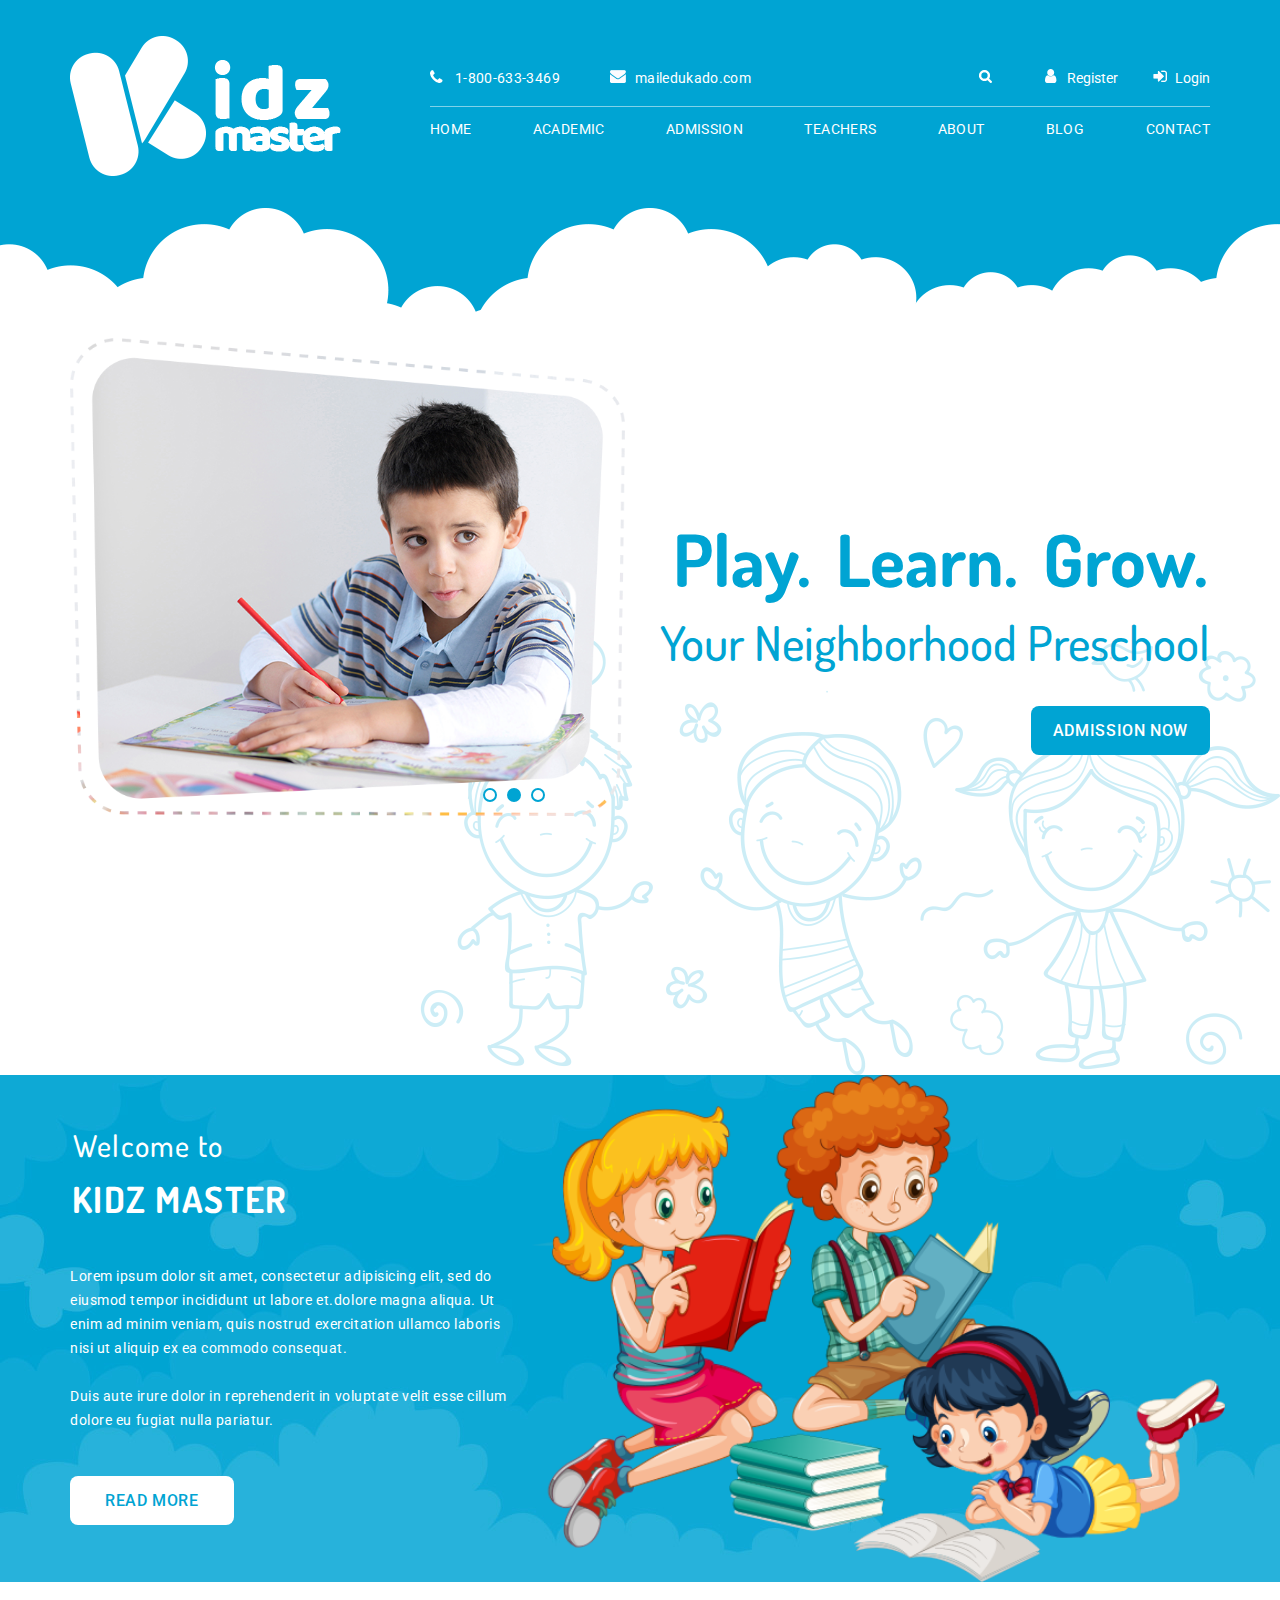
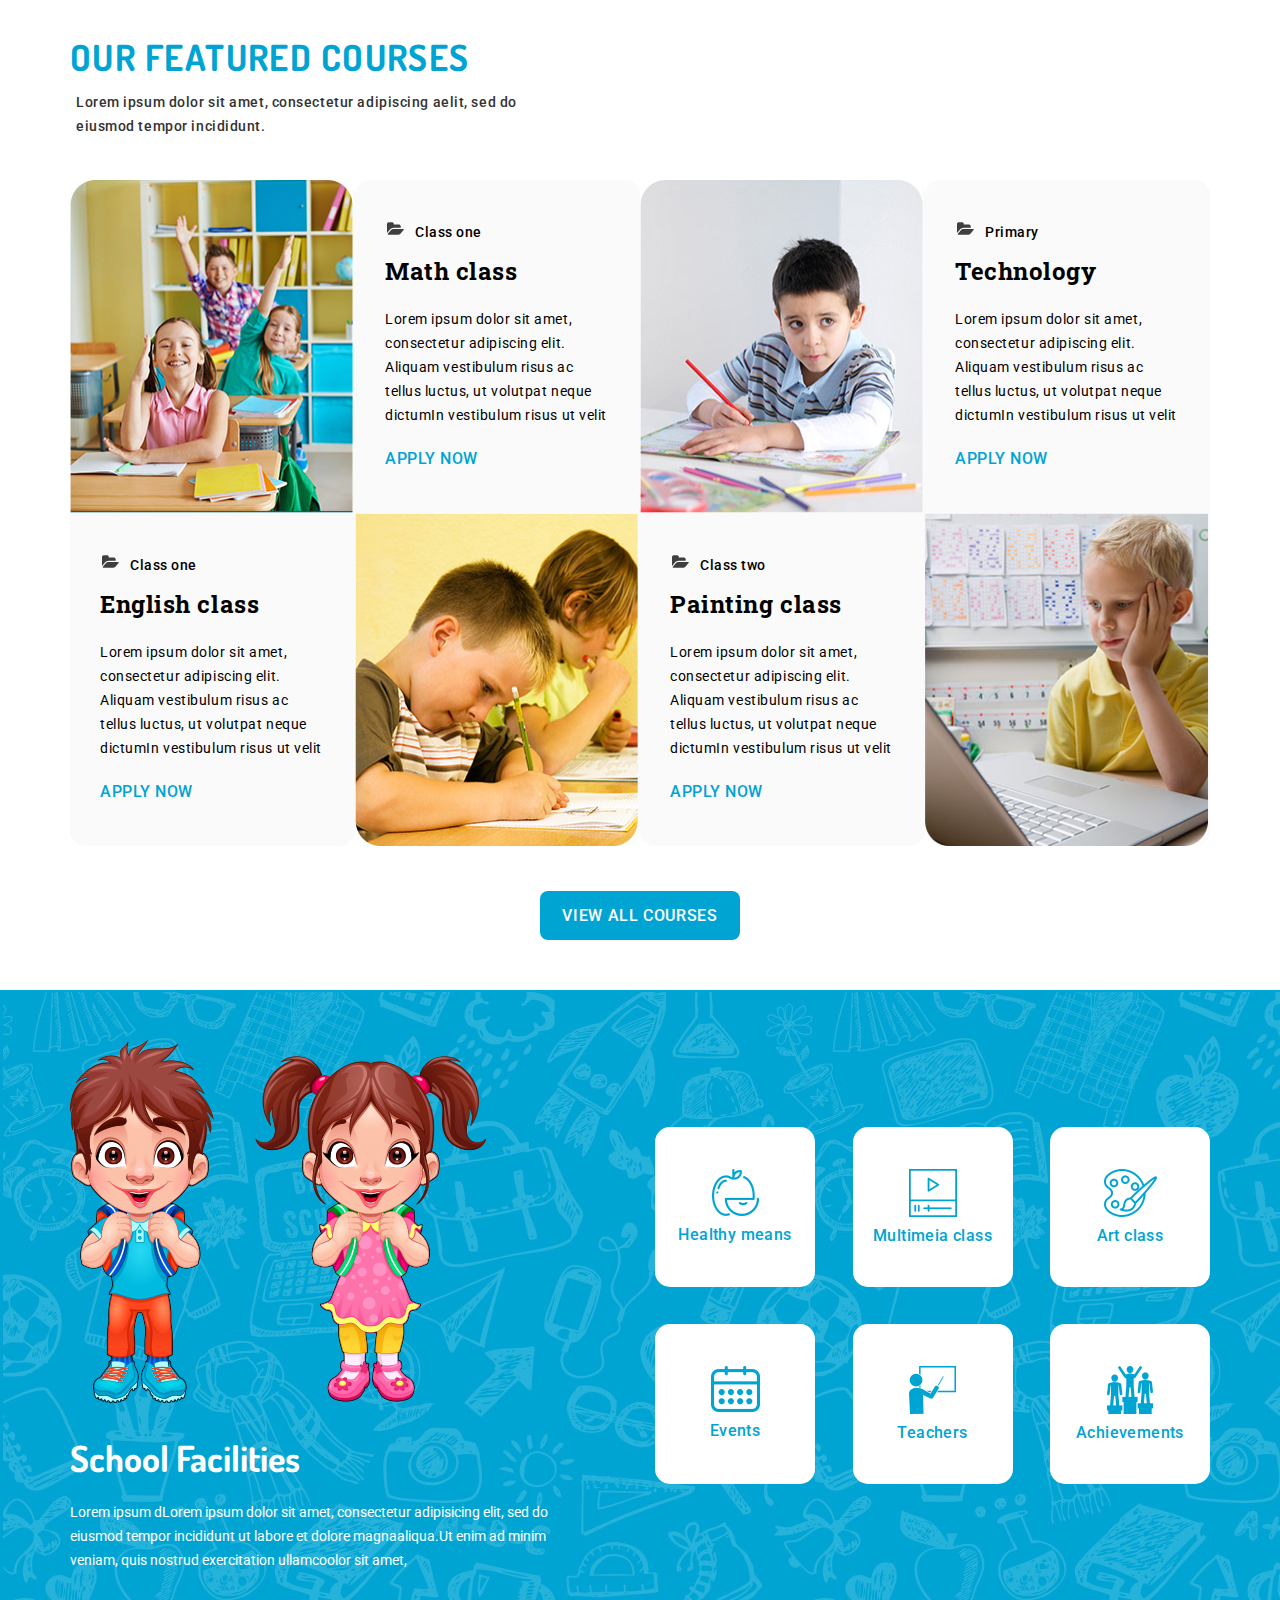
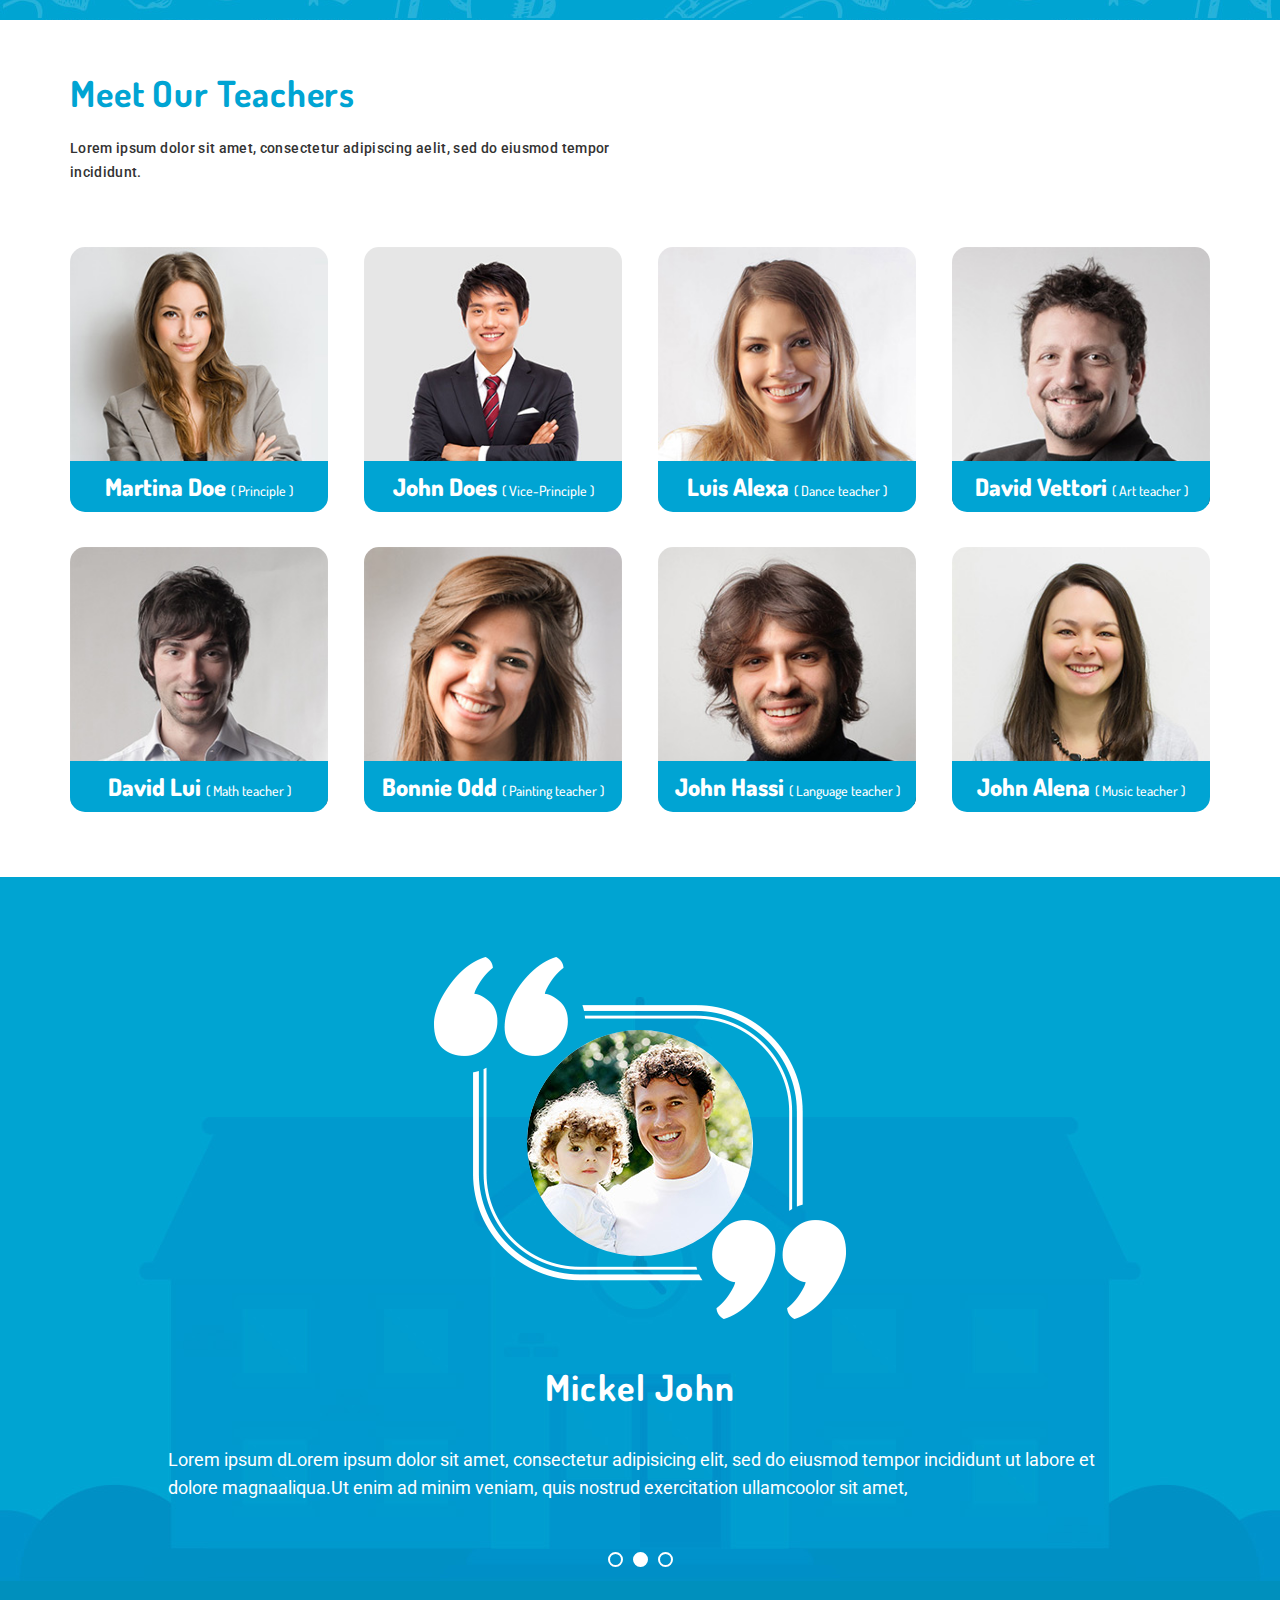
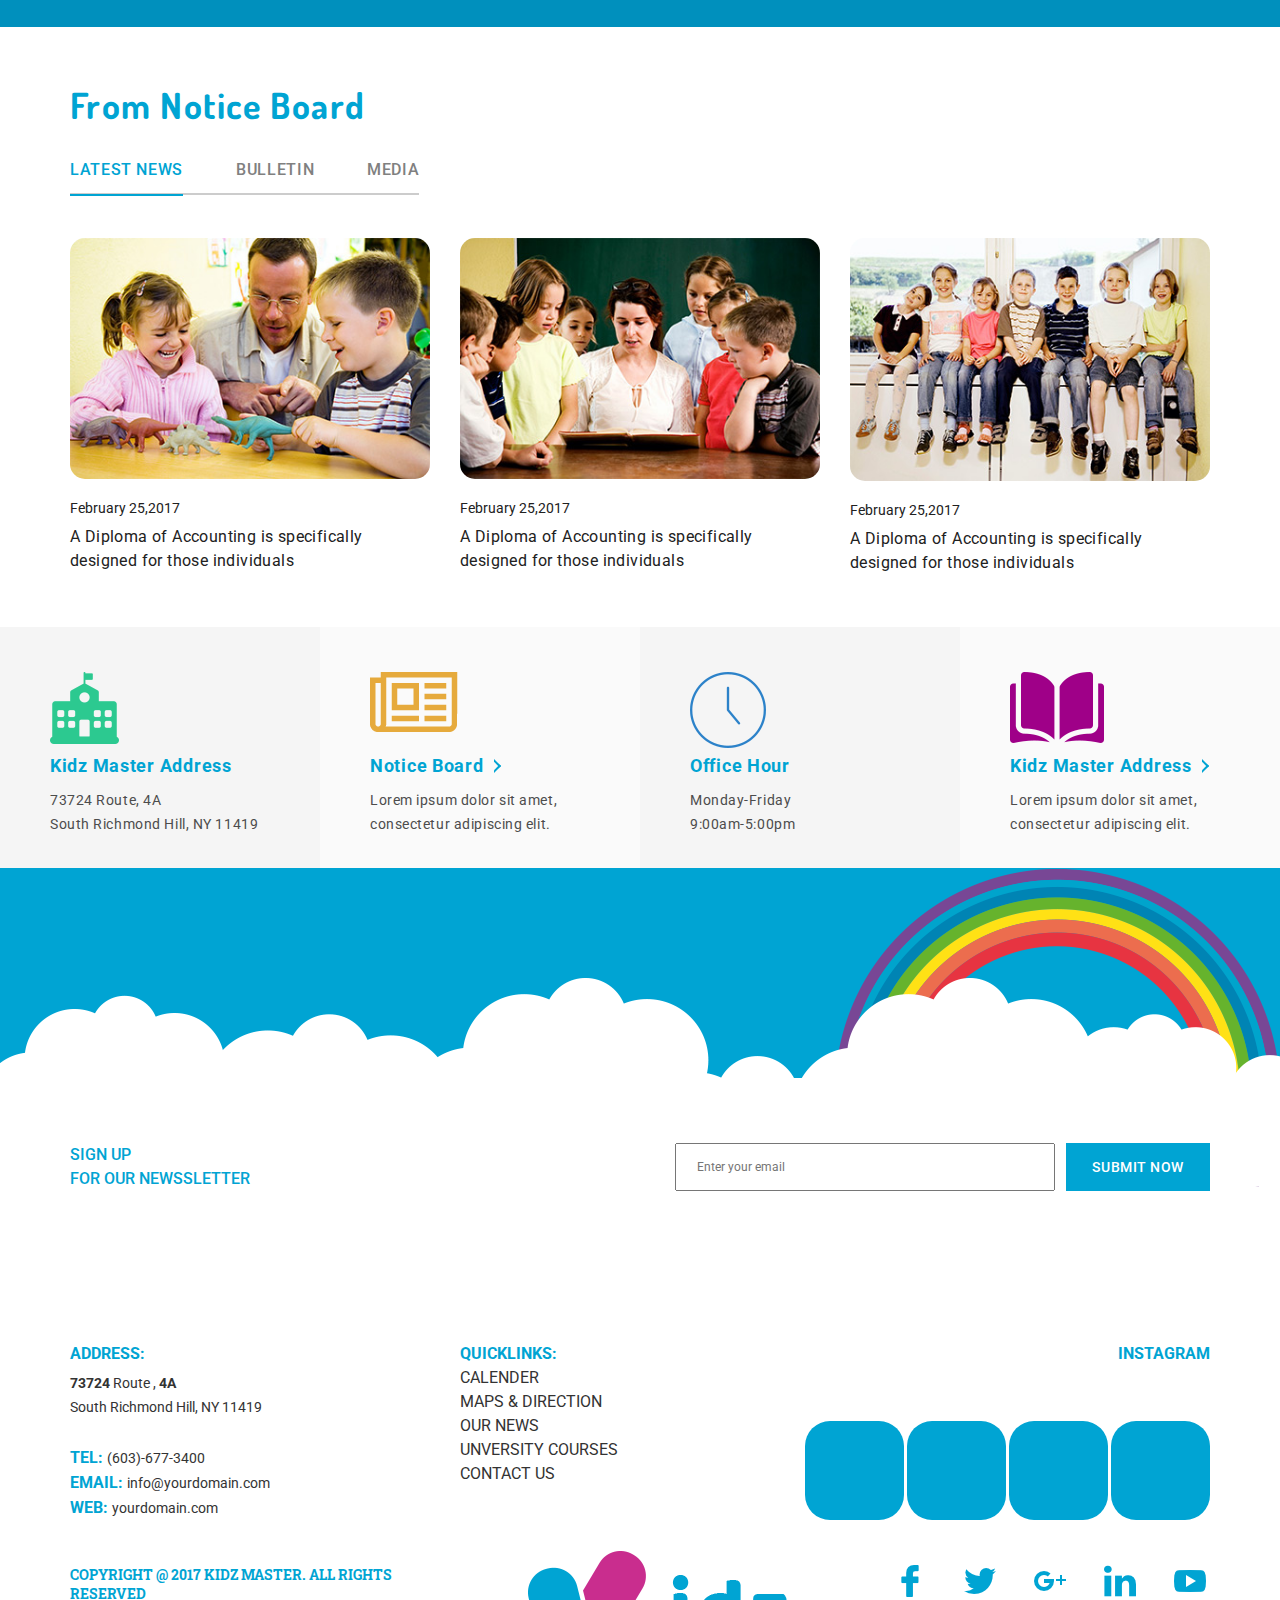
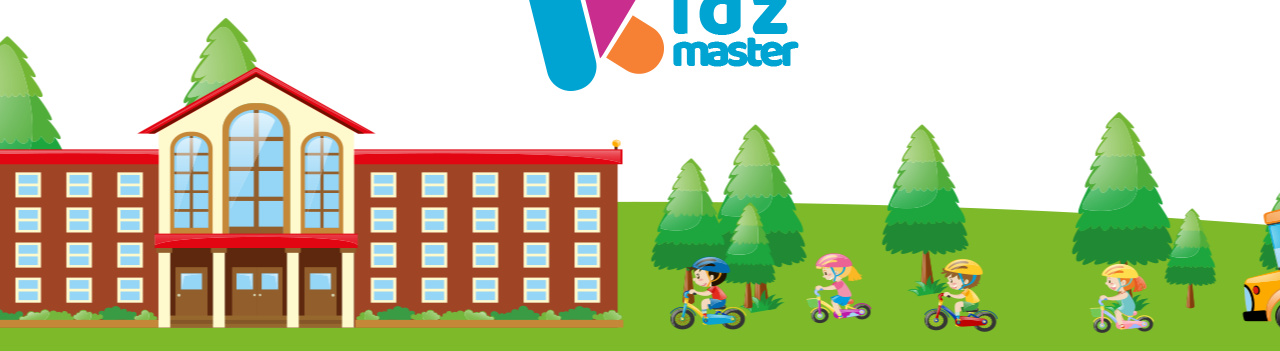
<file: portfolio/kidzMaster/index.html>
<!doctype html>
<html lang="en">
<head>
  <meta charset="UTF-8">
  <meta name="viewport"
        content="width=device-width, user-scalable=no, initial-scale=1.0, maximum-scale=1.0, minimum-scale=1.0">
  <meta http-equiv="X-UA-Compatible" content="ie=edge">
  <title>Kids Master</title>
  <link rel="preload" href="https://fonts.googleapis.com/css?family=Dosis:500,700|Roboto+Slab|Roboto:300,400,500,900" as="font">
  <link href="https://fonts.googleapis.com/css?family=Dosis:500,700|Roboto+Slab|Roboto:300,400,500,900" rel="stylesheet">
  <link rel="stylesheet" href="css/style.min.css">
</head>
<body>
  <header class="page-header">
    <div class="inner  page-header__inner">
      <a class="page-header__logo  logo">
        <img src="img/logo--white.png" alt="kidz master logo" class="logo__image" width="271" height="140">
      </a>
      <div class="page-header__column">
        <div class="page-header__row">
          <ul class="page-header__contact  contact">
            <li class="contact__item">
              <a class="contact__link  contact__link--phone">1-800-633-3469</a>
            </li>
            <li class="contact__item">
              <a class="contact__link  contact__link--mail">mailedukado.com</a>
            </li>
          </ul>
          <ul class="page-header__user-navigation  user-navigation">
            <li class="user-navigation__item">
              <a href="#" class="user-navigation__link  user-navigation__link--search">
                <span class="visually-hidden">Search</span>
              </a>
            </li>
            <li class="user-navigation__item">
              <a href="#" class="user-navigation__link  user-navigation__link--register">Register</a>
            </li>
            <li class="user-navigation__item">
              <a href="#" class="user-navigation__link  user-navigation__link--login">Login</a>
            </li>
          </ul>
        </div>
        <nav class="page-header__navigation  main-navigation">
          <ul class="main-navigation__list">
            <li class="main-navigation__item"><a href="#" class="main-navigation__link">Home</a></li>
            <li class="main-navigation__item"><a href="#" class="main-navigation__link">Academic</a></li>
            <li class="main-navigation__item"><a href="#" class="main-navigation__link">Admission</a></li>
            <li class="main-navigation__item"><a href="#" class="main-navigation__link">Teachers</a></li>
            <li class="main-navigation__item"><a href="#" class="main-navigation__link">About</a></li>
            <li class="main-navigation__item"><a href="#" class="main-navigation__link">Blog</a></li>
            <li class="main-navigation__item"><a href="#" class="main-navigation__link">Contact</a></li>
          </ul>
        </nav>
      </div>
    </div>
  </header>
  <section class="page-slider">
    <div class="inner  page-slider__inner">
      <section class="page-slider__item">
        <div class="page-slider__image-container">
          <img src="img/slider-slide-1.png" alt="slider image 1" class="page-slider__image">
        </div>
        <div class="page-slider__column">
          <h2 class="page-slider__title">
            Play. Learn. Grow.
          </h2>
          <p class="page-slider__description">
            Your Neighborhood Preschool
          </p>
          <a href="#" class="page-slider__button  button">
            Admission now
          </a>
        </div>
      </section>
      <ul class="page-slider__pagination  pagination">
        <li class="pagination__item">
          <button class="pagination__button"></button>
        </li>
        <li class="pagination__item">
          <button class="pagination__button  pagination__button--active"></button>
        </li>
        <li class="pagination__item">
          <button class="pagination__button"></button>
        </li>
      </ul>
    </div>
  </section>
  <section class="promo">
    <div class="inner  promo__inner">
      <div class="promo__column">
        <h2 class="promo__title">
          <span class="promo__title  promo__title--small">
            Welcome to
          </span>
        Kidz Master
        </h2>
        <p class="promo__description">
          Lorem ipsum dolor sit amet, consectetur adipisicing elit, sed do
          eiusmod tempor incididunt ut labore et.dolore magna aliqua. Ut
          enim ad minim veniam, quis nostrud exercitation ullamco laboris
          nisi ut aliquip ex ea commodo consequat.
        </p>
        <p class="promo__description">
          Duis aute irure dolor in reprehenderit in voluptate velit esse
          cillum dolore eu fugiat nulla pariatur.
        </p>
        <a href="#" class="promo__button  button  button--white">
        Read more
      </a>
      </div>
    </div>
  </section>
  <section class="courses">
    <div class="inner  courses__inner">
      <h2 class="courses__title">
        Our featured courses
      </h2>
      <p class="courses__description">
        Lorem ipsum dolor sit amet, consectetur adipiscing aelit, sed do eiusmod tempor incididunt.
      </p>
      <ul class="courses__list  decoration-list">
        <li class="decoration-list__item">
          <img src="img/features-img-1.jpg" alt="courses image 1" class="decoration-list__image  decoration-list__image--top" width="283" height="334">
          <div class="decoration-list__container">
            <strong class="decoration-list__class">
              Class one
            </strong>
            <h3 class="decoration-list__title">
              English class
            </h3>
            <p class="decoration-list__description">
              Lorem ipsum dolor sit amet, consectetur adipiscing elit. Aliquam vestibulum risus
              ac tellus luctus, ut volutpat
              neque dictumIn
              vestibulum risus ut velit accumsan fermentum..(...)
            </p>
            <a href="#" class="decoration-list__link">Apply now</a>
          </div>
        </li>
        <li class="decoration-list__item">
          <div class="decoration-list__container">
            <strong class="decoration-list__class">
              Class one
            </strong>
            <h3 class="decoration-list__title">
              Math class
            </h3>
            <p class="decoration-list__description">
              Lorem ipsum dolor sit amet, consectetur adipiscing elit. Aliquam vestibulum risus
              ac tellus luctus, ut volutpat
              neque dictumIn
              vestibulum risus ut velit accumsan fermentum..(...)
            </p>
            <a href="#" class="decoration-list__link">Apply now</a>
          </div>
          <img src="img/features-img-2.jpg" alt="courses image 2" class="decoration-list__image  decoration-list__image--bottom" width="283" height="334">
        </li>
        <li class="decoration-list__item">
          <img src="img/features-img-3.jpg" alt="courses image 3" class="decoration-list__image  decoration-list__image--top" width="283" height="334">
          <div class="decoration-list__container">
            <strong class="decoration-list__class">
              Class two
            </strong>
            <h3 class="decoration-list__title">
              Painting class
            </h3>
            <p class="decoration-list__description">
              Lorem ipsum dolor sit amet, consectetur adipiscing elit. Aliquam vestibulum risus
              ac tellus luctus, ut volutpat
              neque dictumIn
              vestibulum risus ut velit accumsan fermentum..(...)
            </p>
            <a href="#" class="decoration-list__link">Apply now</a>
          </div>
        </li>
        <li class="decoration-list__item">
          <div class="decoration-list__container">
            <strong class="decoration-list__class">
              Primary
            </strong>
            <h3 class="decoration-list__title">
              Technology
            </h3>
            <p class="decoration-list__description">
              Lorem ipsum dolor sit amet, consectetur adipiscing elit. Aliquam vestibulum risus
              ac tellus luctus, ut volutpat
              neque dictumIn
              vestibulum risus ut velit accumsan fermentum..(...)
            </p>
            <a href="#" class="decoration-list__link">Apply now</a>
          </div>
          <img src="img/features-img-4.jpg" alt="courses image 4" class="decoration-list__image  decoration-list__image--bottom" width="283" height="334">
        </li>
      </ul>
      <div class="courses__button-container">
        <a href="#" class="courses__button  button">
          View all courses
        </a>
      </div>
    </div>
  </section>
  <section class="facilities">
    <div class="inner  facilities__inner">
      <div class="facilities__column">
        <h2 class="facilities__title">
          School Facilities
        </h2>
        <p class="facilities__description">
        Lorem ipsum dLorem ipsum dolor sit amet, consectetur adipisicing elit, sed do
        eiusmod tempor incididunt ut labore et dolore magnaaliqua.Ut enim ad minim veniam,
        quis nostrud exercitation ullamcoolor sit amet,
      </p>
      </div>
      <ul class="facilities__list">
        <li class="facilities__item  facilities__item--apply">Healthy means</li>
        <li class="facilities__item  facilities__item--multimedia">Multimeia class</li>
        <li class="facilities__item  facilities__item--canvas">Art class</li>
        <li class="facilities__item  facilities__item--event">Events</li>
        <li class="facilities__item  facilities__item--technology">Teachers</li>
        <li class="facilities__item  facilities__item--achievements ">Achievements</li>
      </ul>
    </div>
  </section>
  <section class="teachers">
    <div class="inner">
      <h2 class="teachers__title">
        Meet our teachers
      </h2>
      <p class="teachers__description">
        Lorem ipsum dolor sit amet, consectetur adipiscing aelit, sed do eiusmod tempor incididunt.
      </p>
      <ul class="teachers__list  teachers-list">
        <li class="teachers-list__item  teachers-list__item--not-right-bottom">
          <img src="img/teachers-img-1.jpg" alt="martina doe" class="teachers-list__image">
          <p class="teachers-list__description">
            <b class="teachers-list__name">
              Martina Doe
            </b>
            <span class="teachers-list__position">
                Principle
              </span>
          </p>
        </li>
        <li class="teachers-list__item  teachers-list__item--not-left-bottom">
          <img src="img/teachers-img-2.jpg" alt="john doe" class="teachers-list__image">
          <p class="teachers-list__description">
            <b class="teachers-list__name">
              John Does
            </b>
            <span class="teachers-list__position">
                Vice-Principle
              </span>
          </p>
        </li>
        <li class="teachers-list__item  teachers-list__item--not-right-bottom">
          <img src="img/teachers-img-3.jpg" alt="luis alexa" class="teachers-list__image">
          <p class="teachers-list__description">
            <b class="teachers-list__name">
              Luis Alexa
            </b>
            <span class="teachers-list__position">
                Dance teacher
              </span>
          </p>
        </li>
        <li class="teachers-list__item  teachers-list__item--not-right-bottom">
          <img src="img/teachers-img-4.jpg" alt="david vettori" class="teachers-list__image">
          <p class="teachers-list__description">
            <b class="teachers-list__name">
              David Vettori
            </b>
            <span class="teachers-list__position">
                Art teacher
              </span>
          </p>
        </li>
        <li class="teachers-list__item  teachers-list__item--not-right-top">
          <img src="img/teachers-img-5.jpg" alt="david lui" class="teachers-list__image">
          <p class="teachers-list__description">
            <b class="teachers-list__name">
              David Lui
            </b>
            <span class="teachers-list__position">
                Math teacher
              </span>
          </p>
        </li>
        <li class="teachers-list__item  teachers-list__item--not-left-top">
          <img src="img/teachers-img-6.jpg" alt="bonnie odd" class="teachers-list__image">
          <p class="teachers-list__description">
            <b class="teachers-list__name">
              Bonnie Odd
            </b>
            <span class="teachers-list__position">
                Painting teacher
              </span>
          </p>
        </li>
        <li class="teachers-list__item  teachers-list__item--right-top">
          <img src="img/teachers-img-7.jpg" alt="john hassi" class="teachers-list__image">
          <p class="teachers-list__description">
            <b class="teachers-list__name">
              John Hassi
            </b>
            <span class="teachers-list__position">
                Language teacher
              </span>
          </p>
        </li>
        <li class="teachers-list__item  teachers-list__item--left-top">
          <img src="img/teachers-img-8.jpg" alt="john alena" class="teachers-list__image">
          <p class="teachers-list__description">
            <b class="teachers-list__name">
              John Alena
            </b>
            <span class="teachers-list__position">
                Music teacher
              </span>
          </p>
        </li>
      </ul>
    </div>
  </section>
  <section class="reviews">
    <div class="inner">
      <section class="reviews__slider">
        <section class="reviews__slide">
          <div class="reviews__image-container">
            <img src="img/rewiews-photo-1.jpg" alt="mickel john" class="reviews__image">
          </div>
          <strong class="reviews__name">
            Mickel John
          </strong>
          <p class="reviews__decription">
            Lorem ipsum dLorem ipsum dolor sit amet, consectetur adipisicing elit, sed do eiusmod tempor incididunt
            ut labore et dolore magnaaliqua.Ut enim ad minim veniam, quis nostrud exercitation ullamcoolor sit amet,
          </p>
        </section>
        <div class="reviews__pagination-container">
          <ul class="reviews__pagination  pagination">
            <li class="pagination__item">
              <button class="pagination__button  pagination__button--big  pagination__button--white"></button>
            </li>
            <li class="pagination__item">
              <button class="pagination__button pagination__button--big  pagination__button--white pagination__button--active-white"></button>
            </li>
            <li class="pagination__item">
              <button class="pagination__button  pagination__button--big  pagination__button--white"></button>
            </li>
          </ul>
        </div>
      </section>
    </div>
  </section>
  <section class="ads">
    <div class="inner">
      <h2 class="ads__title">
        From notice board
      </h2>
      <ul class="ads__navigation  navigation-decorative">
        <li class="navigation-decorative__item">
          <a class="navigation-decorative__link  navigation-decorative__link--active">Latest news</a>
        </li>
        <li class="navigation-decorative__item">
          <a href="#" class="navigation-decorative__link">Bulletin</a>
        </li>
        <li class="navigation-decorative__item">
          <a href="#" class="navigation-decorative__link">Media</a>
        </li>
      </ul>
      <ul class="ads__list">
        <li class="ads__item">
          <a href="" class="ads__link">
            <img src="img/board-img-1.jpg" alt="ads alt image 1" class="ads__image">
            <time datetime="2017-02-25" class="ads__date">February 25,2017</time>
            <p class="ads__description">
              A Diploma of Accounting is specifically designed for those individuals
            </p>
          </a>
        </li>
        <li class="ads__item">
          <a href="" class="ads__link">
            <img src="img/board-img-2.jpg" alt="ads alt image 2" class="ads__image">
            <time datetime="2017-02-25" class="ads__date">February 25,2017</time>
            <p class="ads__description">
              A Diploma of Accounting is specifically designed for those individuals
            </p>
          </a>
        </li>
        <li class="ads__item">
          <a href="" class="ads__link">
            <img src="img/board-img-3.jpg" alt="ads alt image 3" class="ads__image">
            <time datetime="2017-02-25" class="ads__date">February 25,2017</time>
            <p class="ads__description">
              A Diploma of Accounting is specifically designed for those individuals
            </p>
          </a>
        </li>
    </ul>
    </div>
  </section>
  <section class="information">
    <div class="information__inner">
      <ul class="information__list">
        <li class="information__item  information__item-">
          <h2 class="information__title  information__title--address">
            Kidz master address
          </h2>
          <p class="information__description">
            73724 Route, 4A <br>
            South Richmond Hill, NY 11419
          </p>
        </li>
        <li class="information__item  information__item">
          <h2 class="information__title  information__title--board">
            <a href="#" class="information__link">Notice Board</a>
          </h2>
          <p class="information__description">
            Lorem ipsum dolor sit amet, consectetur adipiscing elit.
          </p>
        </li>
        <li class="information__item  information__item">
          <h2 class="information__title  information__title--clock">
            Office hour
          </h2>
          <p class="information__description">
            Monday-Friday <br>
            9:00am-5:00pm
          </p>
        </li>
        <li class="information__item  information__item">
          <h2 class="information__title  information__title--admission">
            <a href="#" class="information__link">Kidz master address</a>
          </h2>
          <p class="information__description">
            Lorem ipsum dolor sit amet, consectetur adipiscing elit.
          </p>
        </li>
      </ul>
    </div>
  </section>
  <footer class="page-footer">
    <div class="inner">
      <div class="page-footer__row  page-footer__row--big-margin">
        <ul class="page-footer__navigation">
          <li class="page-footer__navigation-item">
            <a href="#" class="page-footer__navigation-link">Sign up</a>
          </li>
          <li class="page-footer__navigation-item">
            <a href="#" class="page-footer__navigation-link">For our newssletter</a>
          </li>
        </ul>
        <form action="/" class="page-footer__subscribe  subscribe" method="post">
          <label class="visually-hidden" for="subscribe__email">Your email</label>
          <input type="email" id="subscribe__email" class="subscribe__email" placeholder="Enter your email">
          <button class="subscribe__submit  button" type="submit">
            Submit now
          </button>
        </form>
      </div>
      <div class="page-footer__row  page-footer__row--not-justify">
        <ul class="page-footer__contact  contact-list">
          <li class="contact-list__item">
            <h3 class="contact-list__title">
              Address:
            </h3>
            <b>73724</b> Route , <b>4A</b> <br>
            South Richmond Hill, NY 11419
          </li>
          <li class="contact-list__item  contact-list__item--small-margin">
            <h3 class="contact-list__title  contact-list__title--inline">
              Tel:
            </h3>
            (603)-677-3400
          </li>
          <li class="contact-list__item  contact-list__item--small-margin">
            <h3 class="contact-list__title  contact-list__title--inline">
              Email:
            </h3>
            info@yourdomain.com
          </li>
          <li class="contact-list__item  contact-list__item--small-margin">
            <h3 class="contact-list__title  contact-list__title--inline">
              Web:
            </h3>
            yourdomain.com
          </li>
        </ul>
        <section class="page-footer__navigation">
          <h2 class="page-footer__title">
            Quicklinks:
          </h2>
          <ul class="page-footer__navigation-list">
            <li class="page-footer__navigation-item">
              <a href="#" class="page-footer__navigation-link  page-footer__navigation-link--gray">Calender</a>
            </li>
            <li class="page-footer__navigation-item">
              <a href="#" class="page-footer__navigation-link  page-footer__navigation-link--gray">Maps & direction</a>
            </li>
            <li class="page-footer__navigation-item">
              <a href="#" class="page-footer__navigation-link  page-footer__navigation-link--gray">Our news</a>
            </li>
            <li class="page-footer__navigation-item">
              <a href="#" class="page-footer__navigation-link  page-footer__navigation-link--gray">Unversity courses</a>
            </li>
            <li class="page-footer__navigation-item">
              <a href="#" class="page-footer__navigation-link  page-footer__navigation-link--gray">Contact us</a>
            </li>
          </ul>
        </section>
        <section class="page-footer__instagram  instagram">
          <h2 class="instagram__title">
            Instagram
          </h2>
          <ul class="instagram__list">
            <li class="instagram__item"><a href="#" class="instagram__link"></a></li>
            <li class="instagram__item"><a href="#" class="instagram__link"></a></li>
            <li class="instagram__item"><a href="#" class="instagram__link"></a></li>
            <li class="instagram__item"><a href="#" class="instagram__link"> </a></li>
          </ul>
        </section>
      </div>
      <div class="page-footer__row  page-footer__row--not-justify">
        <p class="page-footer__copyright">
          Copyright @ 2017 kidz master. All rights reserved
        </p>
        <a class="page-footer__log  logo">
          <img src="img/logo.png" alt="kidz master logo" class="logo__image" width="271" height="140">
        </a>
        <ul class="page-footer__social  social-navigation">
          <li class="social-navigation__item">
            <a href="#" class="social-navigation__link  social-navigation__link--facebook">
              <span class="visually-hidden">facebook</span>
            </a>
          </li>
          <li class="social-navigation__item">
            <a href="#" class="social-navigation__link  social-navigation__link--twitter">
              <span class="visually-hidden">twitter</span>
            </a>
          </li>
          <li class="social-navigation__item">
            <a href="#" class="social-navigation__link  social-navigation__link--google">
              <span class="visually-hidden">google</span>
            </a>
          </li>
          <li class="social-navigation__item">
            <a href="#" class="social-navigation__link  social-navigation__link--linkedin">
              <span class="visually-hidden">linkedin</span>
            </a>
          </li>
          <li class="social-navigation__item">
            <a href="#" class="social-navigation__link  social-navigation__link--youtube">
              <span class="visually-hidden">youtube</span>
            </a>
          </li>
        </ul>
      </div>
    </div>
  </footer>
</body>
</html>
</file>
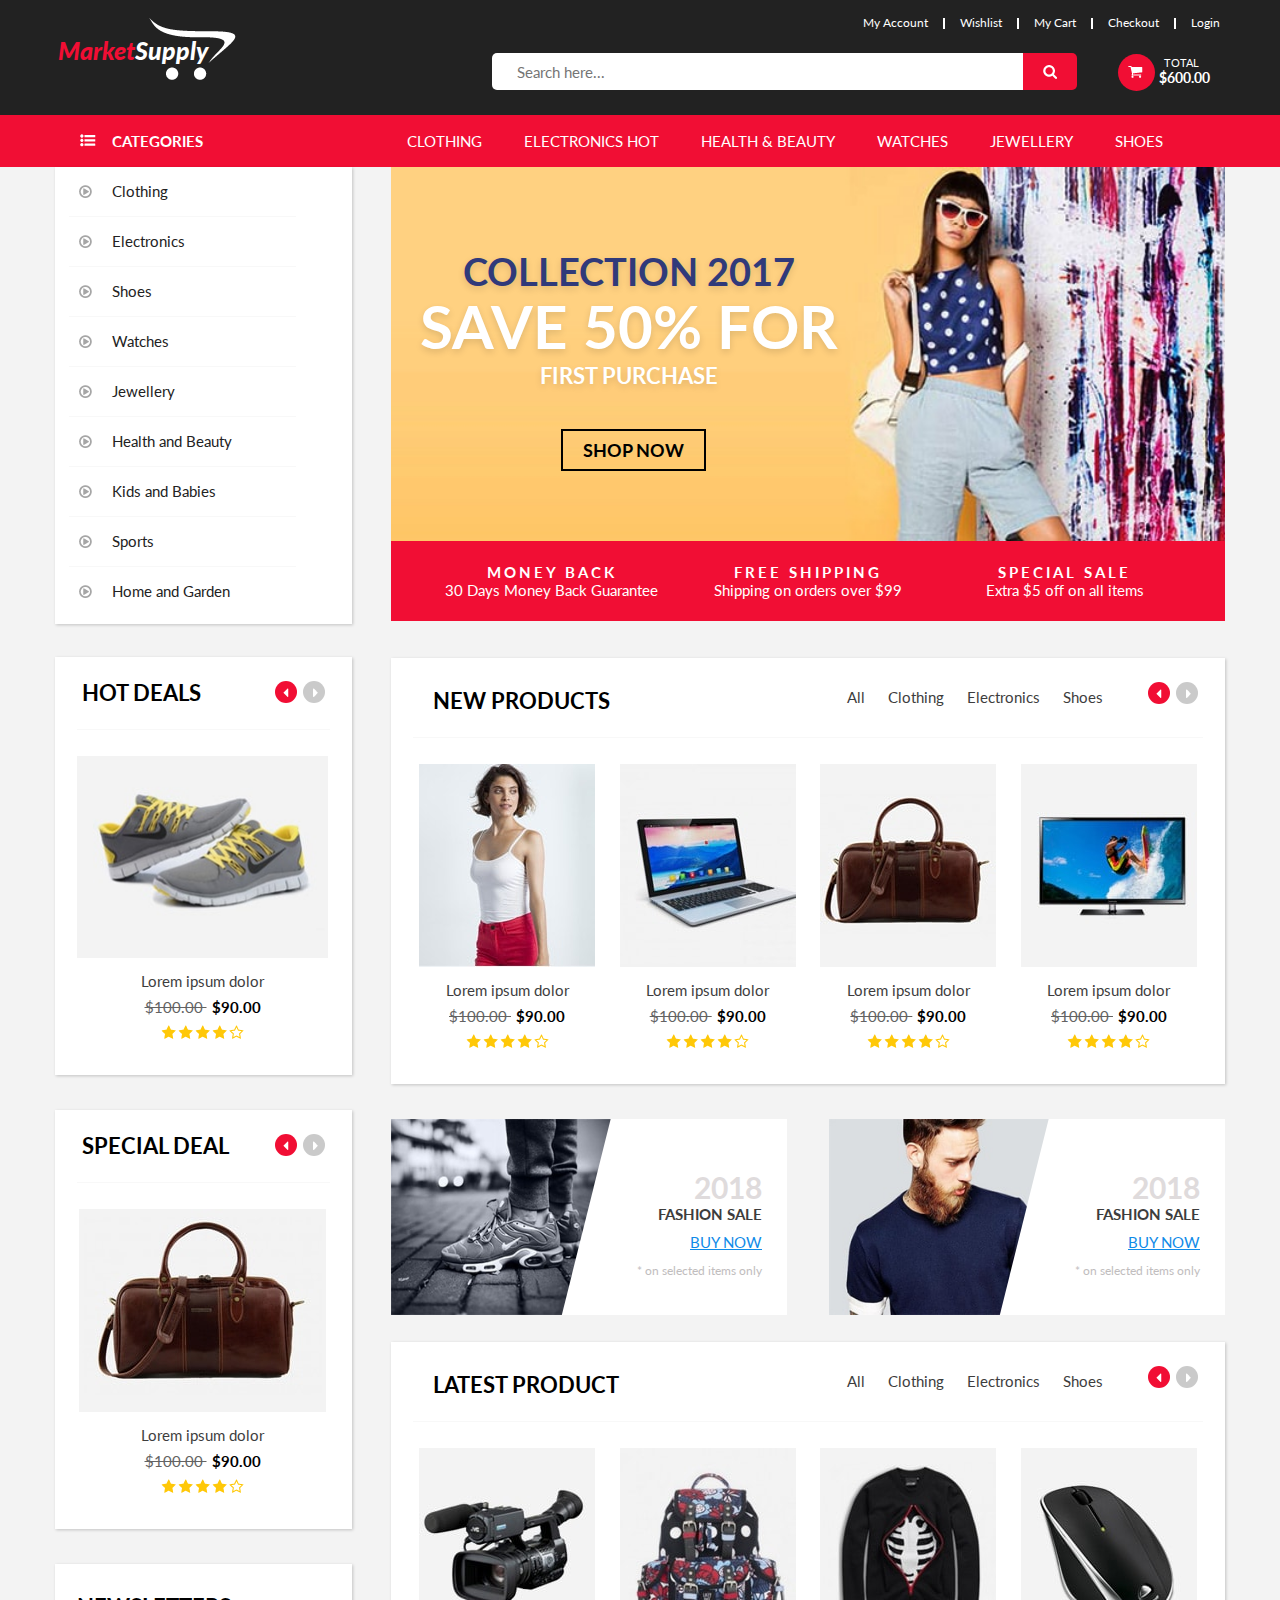
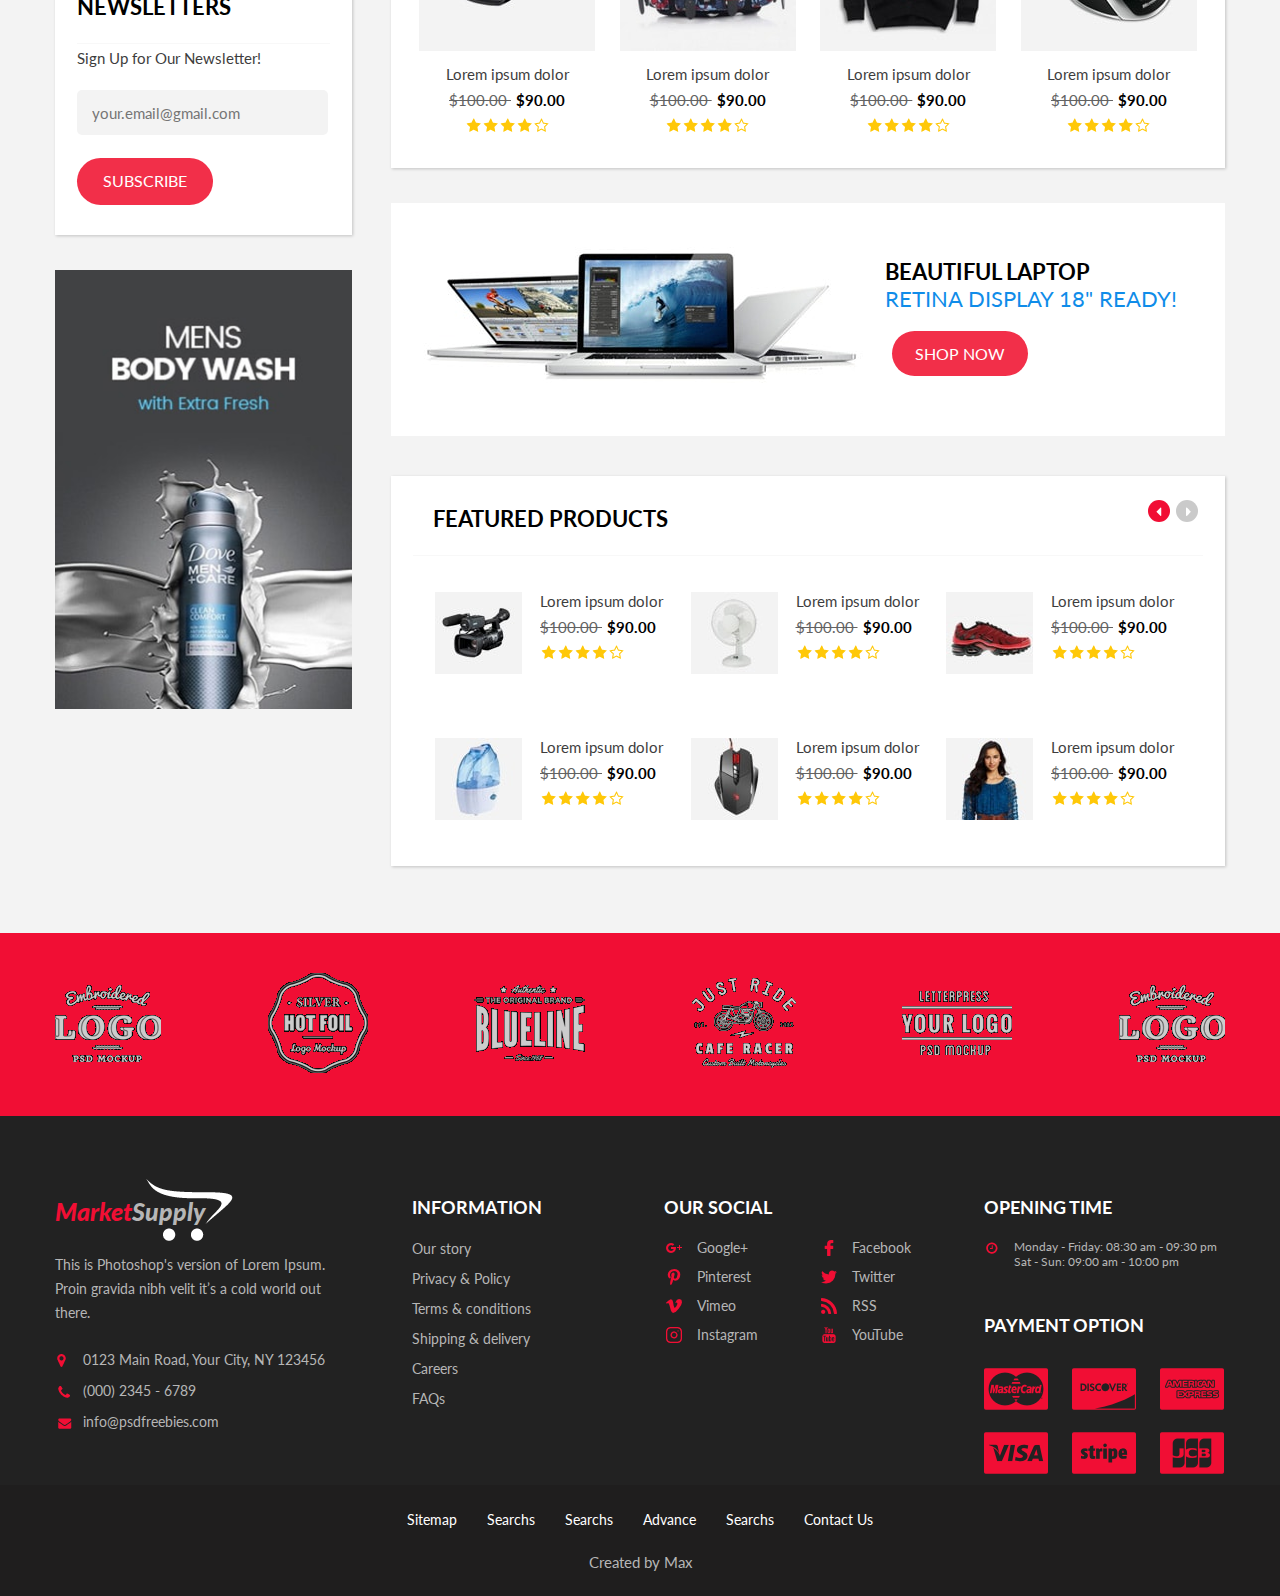
<file: portfolio/MarketSupply/index.html>
<!doctype html>
<html lang="en">
<head>
	<meta charset="UTF-8">
	<meta name="viewport"
				content="width=device-width, user-scalable=no, initial-scale=1.0, maximum-scale=1.0, minimum-scale=1.0">
	<meta http-equiv="X-UA-Compatible" content="ie=edge">
	<title>Market Supply</title>
	<link href="https://fonts.googleapis.com/css?family=Lato:400,700,900,900i" rel="stylesheet">
	<link rel="stylesheet" href="css/normalize.css">
	<link rel="stylesheet" href="css/style.min.css">
</head>
<body>
	<header class="page-header">
		<div class="inner  page-header__inner">
			<a class="page-header__logo  logo">
				<span class="logo--red">Market</span>Supply
			</a>

			<div class="page-header__column">
				<nav class="page-header__navigation  navigation">
					<ul class="navigation__list">
						<li class="navigation__item"><a href="#" class="navigation__link">My account</a></li>
						<li class="navigation__item"><a href="#" class="navigation__link">Wishlist</a></li>
						<li class="navigation__item"><a href="#" class="navigation__link">My cart</a></li>
						<li class="navigation__item"><a href="#" class="navigation__link">Checkout</a></li>
						<li class="navigation__item"><a href="#" class="navigation__link">Login</a></li>
					</ul>
				</nav>
				<div class="page-header__horizontal-column">
					<form action="/" class="page-header__search  search" name="search" method="get">
						<label for="page-header__search"  class="visually-hidden">Search value</label>
						<input class="search__input" type="text" id="page-header__search" placeholder="Search here..." name="search value">
						<button class="search__button" type="submit">
							<span class="visually-hidden">Enter form</span>
						</button>
					</form>
					<a class="page-header__price  price" href="#">
						<span class="price__title">total</span>
						<span class="price__value">
							$600.00
						</span>
					</a>
				</div>
			</div>
		</div>
	</header>
	<section class="categories">
		<div class="inner  categories__inner">
			<h2 class="categories__title">
				categories
			</h2>
			<ul class="categories__navigation  categories-navigation">
				<li class="categories-navigation__item"><a href="#" class="categories-navigation__link">clothing</a></li>
				<li class="categories-navigation__item"><a href="#" class="categories-navigation__link">electronics hot</a></li>
				<li class="categories-navigation__item"><a href="#" class="categories-navigation__link">health & beauty</a></li>
				<li class="categories-navigation__item"><a href="#" class="categories-navigation__link">watches</a></li>
				<li class="categories-navigation__item"><a href="#" class="categories-navigation__link">jewellery</a></li>
				<li class="categories-navigation__item"><a href="#" class="categories-navigation__link">shoes</a></li>
			</ul>
		</div>
	</section>
	<main class="wrapper  main-wrapper">
		<aside class="main__column  main__column--short">
			<ul class="categories-navigation  categories-navigation--vertical">
				<li class="categories-navigation__item  categories-navigation__item--vertical">
					<a href="#" class="categories-navigation__link  categories-navigation__link--vertical">Clothing</a>
				</li>
				<li class="categories-navigation__item  categories-navigation__item--vertical">
					<a href="#" class="categories-navigation__link  categories-navigation__link--vertical">Electronics</a>
				</li>
				<li class="categories-navigation__item  categories-navigation__item--vertical">
					<a href="#" class="categories-navigation__link  categories-navigation__link--vertical">Shoes</a>
				</li>
				<li class="categories-navigation__item  categories-navigation__item--vertical">
					<a href="#" class="categories-navigation__link  categories-navigation__link--vertical">Watches</a>
				</li>
				<li class="categories-navigation__item  categories-navigation__item--vertical">
					<a href="#" class="categories-navigation__link  categories-navigation__link--vertical">Jewellery</a>
				</li>
				<li class="categories-navigation__item  categories-navigation__item--vertical">
					<a href="#" class="categories-navigation__link  categories-navigation__link--vertical">Health and Beauty</a>
				</li>
				<li class="categories-navigation__item  categories-navigation__item--vertical">
					<a href="#" class="categories-navigation__link  categories-navigation__link--vertical">Kids and Babies</a>
				</li>
				<li class="categories-navigation__item  categories-navigation__item--vertical">
					<a href="#" class="categories-navigation__link  categories-navigation__link--vertical">Sports</a>
				</li>
				<li class="categories-navigation__item  categories-navigation__item--vertical">
					<a href="#" class="categories-navigation__link  categories-navigation__link--vertical">Home and Garden</a>
				</li>
			</ul>
			<section class="goods">
				<header class="goods__header">
					<h2 class="goods__title  goods__title--short">
						Hot deals
					</h2>
					<span class="goods__controls">
							<button class="goods__button  goods__button--prev" type="button">
								<span class="visually-hidden">
									Previous slide
								</span>
							</button>
							<button class="goods__button  goods__button--next" type="button" disabled>
								<span class="visually-hidden">
									Next slide
								</span>
							</button>
						</span>
				</header>
				<a href="#" class="goods__item  item  item--broader">
					<img src="img/sidebar-image-1.jpg" alt="sneakers" class="item__image">
					<p class="item__description">
						Lorem ipsum dolor
					</p>
					<p class="item__price">
						<span class="item__old-price">
							$100.00
						</span>
						<span class="item__current-price">
							$90.00
						</span>
					</p>
					<ul class="item__rating  rating">
						<li class="rating__item"></li>
						<li class="rating__item"></li>
						<li class="rating__item"></li>
						<li class="rating__item"></li>
						<li class="rating__item  rating__item--empty"></li>
					</ul>
				</a>
			</section>
			<section class="goods">
				<header class="goods__header">
					<h2 class="goods__title  goods__title--short">
						Special deal
					</h2>
					<span class="goods__controls">
							<button class="goods__button  goods__button--prev" type="button">
								<span class="visually-hidden">
									Previous slide
								</span>
							</button>
							<button class="goods__button  goods__button--next" type="button" disabled>
								<span class="visually-hidden">
									Next slide
								</span>
							</button>
						</span>
				</header>
				<a href="#" class="goods__item  item  item--broader">
					<img src="img/sidebar-image-2.jpg" alt="sneakers" class="item__image">
					<p class="item__description">
						Lorem ipsum dolor
					</p>
					<p class="item__price">
						<span class="item__old-price">
							$100.00
						</span>
						<span class="item__current-price">
							$90.00
						</span>
					</p>
					<ul class="item__rating  rating">
						<li class="rating__item"></li>
						<li class="rating__item"></li>
						<li class="rating__item"></li>
						<li class="rating__item"></li>
						<li class="rating__item  rating__item--empty"></li>
					</ul>
				</a>
			</section>
			<section class="subscribe">
				<h2 class="subscribe__title">
					Newsletters
				</h2>
				<p class="subscribe__description">
					Sign Up for Our Newsletter!
				</p>
				<form action="/" class="subscribe__form" method="post" name="subscribe">
					<label for="subscribe-email" class="visually-hidden">
						Your email
					</label>
					<input type="email" class="subscribe__email" id="subscribe-email" name="email" placeholder="your.email@gmail.com">
					<button class="subscribe__button  button" type="submit">
						Subscribe
					</button>
				</form>
			</section>
			<a href="#" class="advertising">
				<img class="advertising__image" src="img/sidebar-image--big-min.jpg" alt="dove man care">
			</a>
		</aside>
		<div class="main__column">
			<section class="discounts">
				<h2 class="discounts__title">
					<span class="discounts__subtitle">
						Collection 2017
					</span>
					save 50% for
				</h2>
				<p class="discounts__description">
					First purchase
				</p>
				<a href="#" class="discounts__link">Shop now</a>
				<ul class="discounts__list">
					<li class="discounts__list-item">
						<h3 class="discount__list-title">
							Money back
						</h3>
						30 Days Money Back Guarantee
					</li>
					<li class="discounts__list-item">
						<h3 class="discount__list-title">
							Free shipping
						</h3>
						Shipping on orders over $99
					</li>
					<li class="discounts__list-item">
						<h3 class="discount__list-title">
							Special sale
						</h3>
						Extra $5 off on all items
					</li>
				</ul>
			</section>
			<section class="goods">
				<header class="goods__header">
					<h2 class="goods__title">
						New products
					</h2>
					<ul class="goods__navigation">
						<li class="goods__navigation-item"><a href="#" class="goods__navigation-link">All</a></li>
						<li class="goods__navigation-item"><a href="#" class="goods__navigation-link">Clothing</a></li>
						<li class="goods__navigation-item"><a href="#" class="goods__navigation-link">Electronics</a></li>
						<li class="goods__navigation-item"><a href="#" class="goods__navigation-link">Shoes</a></li>
					</ul>
					<span class="goods__controls">
							<button class="goods__button  goods__button--prev" type="button">
								<span class="visually-hidden">
									Previous slide
								</span>
							</button>
							<button class="goods__button  goods__button--next" type="button" disabled>
								<span class="visually-hidden">
									Next slide
								</span>
							</button>
						</span>
				</header>
				<div class="goods__container">
					<a href="#" class="goods__item  item">
						<img src="img/item-image-1-min.jpg" alt="lorem" class="item__image">
						<p class="item__description">
							Lorem ipsum dolor
						</p>
						<p class="item__price">
							<span class="item__old-price">
								$100.00
							</span>
							<span class="item__current-price">
								$90.00
							</span>
						</p>
						<ul class="item__rating  rating">
							<li class="rating__item"></li>
							<li class="rating__item"></li>
							<li class="rating__item"></li>
							<li class="rating__item"></li>
							<li class="rating__item  rating__item--empty"></li>
						</ul>
					</a>
					<a href="#" class="goods__item  item">
						<img src="img/item-image-2-min.jpg" alt="macbook" class="item__image">
						<p class="item__description">
							Lorem ipsum dolor
						</p>
						<p class="item__price">
							<span class="item__old-price">
								$100.00
							</span>
							<span class="item__current-price">
								$90.00
							</span>
						</p>
						<ul class="item__rating  rating">
							<li class="rating__item"></li>
							<li class="rating__item"></li>
							<li class="rating__item"></li>
							<li class="rating__item"></li>
							<li class="rating__item  rating__item--empty"></li>
						</ul>
					</a>
					<a href="#" class="goods__item  item">
						<img src="img/item-image-3-min.jpg" alt="handbag" class="item__image">
						<p class="item__description">
							Lorem ipsum dolor
						</p>
						<p class="item__price">
							<span class="item__old-price">
								$100.00
							</span>
							<span class="item__current-price">
								$90.00
							</span>
						</p>
						<ul class="item__rating  rating">
							<li class="rating__item"></li>
							<li class="rating__item"></li>
							<li class="rating__item"></li>
							<li class="rating__item"></li>
							<li class="rating__item  rating__item--empty"></li>
						</ul>
					</a>
					<a href="#" class="goods__item  item">
						<img src="img/item-image-4-min.jpg" alt="tv" class="item__image">
						<p class="item__description">
							Lorem ipsum dolor
						</p>
						<p class="item__price">
							<span class="item__old-price">
								$100.00
							</span>
							<span class="item__current-price">
								$90.00
							</span>
						</p>
						<ul class="item__rating  rating">
							<li class="rating__item"></li>
							<li class="rating__item"></li>
							<li class="rating__item"></li>
							<li class="rating__item"></li>
							<li class="rating__item  rating__item--empty"></li>
						</ul>
					</a>
				</div>
			</section>
			<section class="new-collection">
				<article class="new-collection__item">
					<img src="img/item-image-1--middle-min.jpg" alt="sneakers" class="new-collection__image">
					<div class="new-collection__column">
						<span class="new-collection__date">
							2018
						</span>
						<h2 class="new-collection__title">
							Fashion sale
						</h2>
						<a href="#" class="new-collection__link">
							buy now
						</a>
						<p class="new-collection__description">
							* on selected items only
						</p>
					</div>
				</article>
				<article class="new-collection__item">
					<img src="img/item-image-2--middle-min.jpg" alt="sneakers" class="new-collection__image">
					<div class="new-collection__column">
						<span class="new-collection__date">
							2018
						</span>
						<h2 class="new-collection__title">
							Fashion sale
						</h2>
						<a href="#" class="new-collection__link">
							buy now
						</a>
						<p class="new-collection__description">
							* on selected items only
						</p>
					</div>
				</article>
			</section>
			<section class="goods">
				<header class="goods__header">
					<h2 class="goods__title">
						Latest product
					</h2>
					<ul class="goods__navigation">
						<li class="goods__navigation-item"><a href="#" class="goods__navigation-link">All</a></li>
						<li class="goods__navigation-item"><a href="#" class="goods__navigation-link">Clothing</a></li>
						<li class="goods__navigation-item"><a href="#" class="goods__navigation-link">Electronics</a></li>
						<li class="goods__navigation-item"><a href="#" class="goods__navigation-link">Shoes</a></li>
					</ul>
					<span class="goods__controls">
							<button class="goods__button  goods__button--prev" type="button">
								<span class="visually-hidden">
									Previous slide
								</span>
							</button>
							<button class="goods__button  goods__button--next" type="button" disabled>
								<span class="visually-hidden">
									Next slide
								</span>
							</button>
						</span>
				</header>
				<div class="goods__container">
					<a href="#" class="goods__item  item">
						<img src="img/item-image-5-min.jpg" alt="camera" class="item__image">
						<p class="item__description">
							Lorem ipsum dolor
						</p>
						<p class="item__price">
							<span class="item__old-price">
								$100.00
							</span>
							<span class="item__current-price">
								$90.00
							</span>
						</p>
						<ul class="item__rating  rating">
							<li class="rating__item"></li>
							<li class="rating__item"></li>
							<li class="rating__item"></li>
							<li class="rating__item"></li>
							<li class="rating__item  rating__item--empty"></li>
						</ul>
					</a>
					<a href="#" class="goods__item  item">
						<img src="img/item-image-6-min.jpg" alt="schoolbag" class="item__image">
						<p class="item__description">
							Lorem ipsum dolor
						</p>
						<p class="item__price">
							<span class="item__old-price">
								$100.00
							</span>
							<span class="item__current-price">
								$90.00
							</span>
						</p>
						<ul class="item__rating  rating">
							<li class="rating__item"></li>
							<li class="rating__item"></li>
							<li class="rating__item"></li>
							<li class="rating__item"></li>
							<li class="rating__item  rating__item--empty"></li>
						</ul>
					</a>
					<a href="#" class="goods__item  item">
						<img src="img/item-image-7-min.jpg" alt="blouse" class="item__image">
						<p class="item__description">
							Lorem ipsum dolor
						</p>
						<p class="item__price">
							<span class="item__old-price">
								$100.00
							</span>
							<span class="item__current-price">
								$90.00
							</span>
						</p>
						<ul class="item__rating  rating">
							<li class="rating__item"></li>
							<li class="rating__item"></li>
							<li class="rating__item"></li>
							<li class="rating__item"></li>
							<li class="rating__item  rating__item--empty"></li>
						</ul>
					</a>
					<a href="#" class="goods__item  item">
						<img src="img/item-image-8-min.jpg" alt="pc mouse" class="item__image">
						<p class="item__description">
							Lorem ipsum dolor
						</p>
						<p class="item__price">
							<span class="item__old-price">
								$100.00
							</span>
							<span class="item__current-price">
								$90.00
							</span>
						</p>
						<ul class="item__rating  rating">
							<li class="rating__item"></li>
							<li class="rating__item"></li>
							<li class="rating__item"></li>
							<li class="rating__item"></li>
							<li class="rating__item  rating__item--empty"></li>
						</ul>
					</a>
				</div>
			</section>
			<section class="proposition">
				<div class="proposition__column">
					<p class="proposition__promo">
						Beautiful laptop
					</p>
					<p class="proposition__description">
						Retina display 18" ready!
					</p>
					<a href="#" class="proposition__link  button">Shop now</a>
				</div>
			</section>
			<section class="goods">
				<header class="goods__header">
					<h2 class="goods__title">
						Featured products
					</h2>
					<span class="goods__controls">
							<button class="goods__button  goods__button--prev" type="button">
								<span class="visually-hidden">
									Previous slide
								</span>
							</button>
							<button class="goods__button  goods__button--next" type="button" disabled>
								<span class="visually-hidden">
									Next slide
								</span>
							</button>
						</span>
				</header>
				<div class="goods__container  goods__container--multiline">
					<a href="#" class="goods__item  item  item--compact">
						<img src="img/item-image-1--small-min.jpg" alt="camera" class="item__image  item__image--small">
						<div class="item__container">
							<p class="item__description">
								Lorem ipsum dolor
							</p>
							<p class="item__price">
								<span class="item__old-price">
									$100.00
								</span>
								<span class="item__current-price">
									$90.00
								</span>
							</p>
							<ul class="item__rating  rating  rating--align-left">
								<li class="rating__item"></li>
								<li class="rating__item"></li>
								<li class="rating__item"></li>
								<li class="rating__item"></li>
								<li class="rating__item  rating__item--empty"></li>
							</ul>
						</div>
					</a>
					<a href="#" class="goods__item  item  item--compact">
						<img src="img/item-image-2--small-min.jpg" alt="cooler" class="item__image  item__image--small">
            <div class="item__container">
              <p class="item__description">
                Lorem ipsum dolor
              </p>
              <p class="item__price">
                <span class="item__old-price">
                  $100.00
                </span>
                <span class="item__current-price">
                  $90.00
                </span>
              </p>
              <ul class="item__rating  rating  rating--align-left">
                <li class="rating__item"></li>
                <li class="rating__item"></li>
                <li class="rating__item"></li>
                <li class="rating__item"></li>
                <li class="rating__item  rating__item--empty"></li>
              </ul>
            </div>
					</a>
					<a href="#" class="goods__item  item  item--compact">
						<img src="img/item-image-3--small-min.jpg" alt="shoes" class="item__image  item__image--small">
            <div class="item__container">
              <p class="item__description">
                Lorem ipsum dolor
              </p>
              <p class="item__price">
                <span class="item__old-price">
                  $100.00
                </span>
                <span class="item__current-price">
                  $90.00
                </span>
              </p>
              <ul class="item__rating  rating  rating--align-left">
                <li class="rating__item"></li>
                <li class="rating__item"></li>
                <li class="rating__item"></li>
                <li class="rating__item"></li>
                <li class="rating__item  rating__item--empty"></li>
              </ul>
            </div>
					</a>
					<a href="#" class="goods__item  item  item--compact  item--not-margin">
						<img src="img/item-image-4--small-min.jpg" alt="filter" class="item__image  item__image--small">
            <div class="item__container">
              <p class="item__description">
                Lorem ipsum dolor
              </p>
              <p class="item__price">
                <span class="item__old-price">
                  $100.00
                </span>
                <span class="item__current-price">
                  $90.00
                </span>
              </p>
              <ul class="item__rating  rating  rating--align-left">
                <li class="rating__item"></li>
                <li class="rating__item"></li>
                <li class="rating__item"></li>
                <li class="rating__item"></li>
                <li class="rating__item  rating__item--empty"></li>
              </ul>
            </div>
					</a>
					<a href="#" class="goods__item  item  item--compact  item--not-margin">
						<img src="img/item-image-5--small-min.jpg" alt="mouse" class="item__image  item__image--small">
            <div class="item__container">
              <p class="item__description">
                Lorem ipsum dolor
              </p>
              <p class="item__price">
                <span class="item__old-price">
                  $100.00
                </span>
                <span class="item__current-price">
                  $90.00
                </span>
              </p>
              <ul class="item__rating  rating  rating--align-left">
                <li class="rating__item"></li>
                <li class="rating__item"></li>
                <li class="rating__item"></li>
                <li class="rating__item"></li>
                <li class="rating__item  rating__item--empty"></li>
              </ul>
            </div>
					</a>
					<a href="#" class="goods__item  item  item--compact  item--not-margin">
						<img src="img/item-image-6--small-min.jpg" alt="pullover" class="item__image  item__image--small">
            <div class="item__container">
              <p class="item__description">
                Lorem ipsum dolor
              </p>
              <p class="item__price">
                <span class="item__old-price">
                  $100.00
                </span>
                <span class="item__current-price">
                  $90.00
                </span>
              </p>
              <ul class="item__rating  rating  rating--align-left">
                <li class="rating__item"></li>
                <li class="rating__item"></li>
                <li class="rating__item"></li>
                <li class="rating__item"></li>
                <li class="rating__item  rating__item--empty"></li>
              </ul>
            </div>
					</a>
				</div>
			</section>
		</div>
	</main>
	<section class="partners">
		<div class="inner">
			<ul class="partners__list">
				<li class="partners__item">
					<img src="img/logo-psd-mockup-min.png" alt="psd mockup" class="partners__image" width="106" height="77">
				</li>
				<li class="partners__item">
					<img src="img/logo-hot-foil-min.png" alt="psd hot foil" class="partners__image" width="100" height="100">
				</li>
				<li class="partners__item">
					<img src="img/logo-blueline-min.png" alt="blueline" class="partners__image" width="111" height="76">
				</li>
				<li class="partners__item">
					<img src="img/logo-cafe-racer-min.png" alt="cafe racer" class="partners__image" width="104" height="90">
				</li>
				<li class="partners__item">
					<img src="img/logo-letterpress-min.png" alt="psd mockup" class="partners__image" width="110" height="64">
				</li>
				<li class="partners__item">
					<img src="img/logo-psd-mockup-min.png" alt="psd mockup" class="partners__image" width="106" height="77">
				</li>
			</ul>
		</div>
	</section>
	<footer class="page-footer">
		<div class="inner  page-footer__inner">
			<section class="page-footer__about  about">
				<a class="about__logo  logo">
					<span class="logo--red">Market</span>Supply
				</a>
				<p class="about__description">
					This is Photoshop's version of Lorem Ipsum. Proin gravida nibh velit it’s a cold world out there.
				</p>
				<ul class="about__list">
					<li class="about__item  about__item--address">0123 Main Road, Your City, NY 123456</li>
					<li class="about__item  about__item--phone">(000) 2345 - 6789</li>
					<li class="about__item  about__item--email">info@psdfreebies.com</li>
				</ul>
			</section>
			<section class="page-footer__navigation">
				<h2 class="page-footer__title">
					Information
				</h2>
				<ul class="page-footer__navigation-list">
					<li class="page-footer__navigation-item">
						<a href="#" class="page-footer__navigation-link">Our story</a>
					</li>
					<li class="page-footer__navigation-item">
						<a href="#" class="page-footer__navigation-link">Privacy & Policy</a>
					</li>
					<li class="page-footer__navigation-item">
						<a href="#" class="page-footer__navigation-link">Terms & conditions</a>
					</li>
					<li class="page-footer__navigation-item">
						<a href="#" class="page-footer__navigation-link">Shipping & delivery</a>
					</li>
					<li class="page-footer__navigation-item">
						<a href="#" class="page-footer__navigation-link">Careers</a>
					</li>
					<li class="page-footer__navigation-item">
						<a href="#" class="page-footer__navigation-link">FAQs</a>
					</li>
				</ul>
			</section>
			<section class="page-footer__social">
				<h2 class="page-footer__title">
					Our social
				</h2>
				<ul class="page-footer__social-navigation  social-navigation">
					<li class="social-navigation__item">
						<a href="#" class="social-navigation__link  social-navigation__link--google">Google+</a>
					</li>
					<li class="social-navigation__item">
						<a href="#" class="social-navigation__link  social-navigation__link--facebook">Facebook</a>
					</li>
					<li class="social-navigation__item">
						<a href="#" class="social-navigation__link  social-navigation__link--pinterest">Pinterest</a>
					</li>
					<li class="social-navigation__item">
						<a href="#" class="social-navigation__link  social-navigation__link--twitter">Twitter</a>
					</li>
					<li class="social-navigation__item">
						<a href="#" class="social-navigation__link  social-navigation__link--vimeo">Vimeo</a>
					</li>
					<li class="social-navigation__item">
						<a href="#" class="social-navigation__link  social-navigation__link--rss">RSS</a>
					</li>
					<li class="social-navigation__item">
						<a href="#" class="social-navigation__link  social-navigation__link--instagram">Instagram</a>
					</li>
					<li class="social-navigation__item">
						<a href="#" class="social-navigation__link  social-navigation__link--youtube">YouTube</a>
					</li>
				</ul>
			</section>
			<section class="page-footer__opening-time  opening-time">
				<h2 class="page-footer__title  opening-time__title">
					Opening time
				</h2>
				<p class="opening-time__description">
					Monday - Friday: 08:30 am - 09:30 pm <br>
					Sat - Sun: 09:00 am - 10:00 pm
				</p>

				<section class="page-footer__payment  payment">
					<h2 class="page-footer__title  payment__title">
						Payment option
					</h2>
					<ul class="payment__list">
						<li class="payment__item"><a href="#" class="payment__link  payment__link--master-card">
							<span class="visually-hidden">master card</span>
						</a></li>
						<li class="payment__item"><a href="#" class="payment__link  payment__link--discover">
							<span class="visually-hidden">discover</span>
						</a></li>
						<li class="payment__item"><a href="#" class="payment__link  payment__link--american-express">
							<span class="visually-hidden">american express</span>
						</a></li>
						<li class="payment__item"><a href="#" class="payment__link  payment__link--visa">
							<span class="visually-hidden">visa</span>
						</a></li>
						<li class="payment__item"><a href="#" class="payment__link  payment__link--stripe">
							<span class="visually-hidden">stripe</span>
						</a></li>
						<li class="payment__item"><a href="#" class="payment__link  payment__link--jcb">
							<span class="visually-hidden">jcb</span>
						</a></li>
					</ul>
				</section>
			</section>
		</div>
		<section class="page-footer__site-navigation  site-navigation">
			<ul class="site-navigation__list  inner">
				<li class="site-navigation__item"><a href="#" class="site-navigation__link">Sitemap</a></li>
				<li class="site-navigation__item"><a href="#" class="site-navigation__link">Searchs</a></li>
				<li class="site-navigation__item"><a href="#" class="site-navigation__link">Searchs</a></li>
				<li class="site-navigation__item"><a href="#" class="site-navigation__link">Advance</a></li>
				<li class="site-navigation__item"><a href="#" class="site-navigation__link">Searchs</a></li>
				<li class="site-navigation__item"><a href="#" class="site-navigation__link">Contact Us</a></li>
			</ul>
			<section class="page-footer__copyright  inner">
				Created by Max
			</section>
		</section>
	</footer>
</body>
</html>
</file>
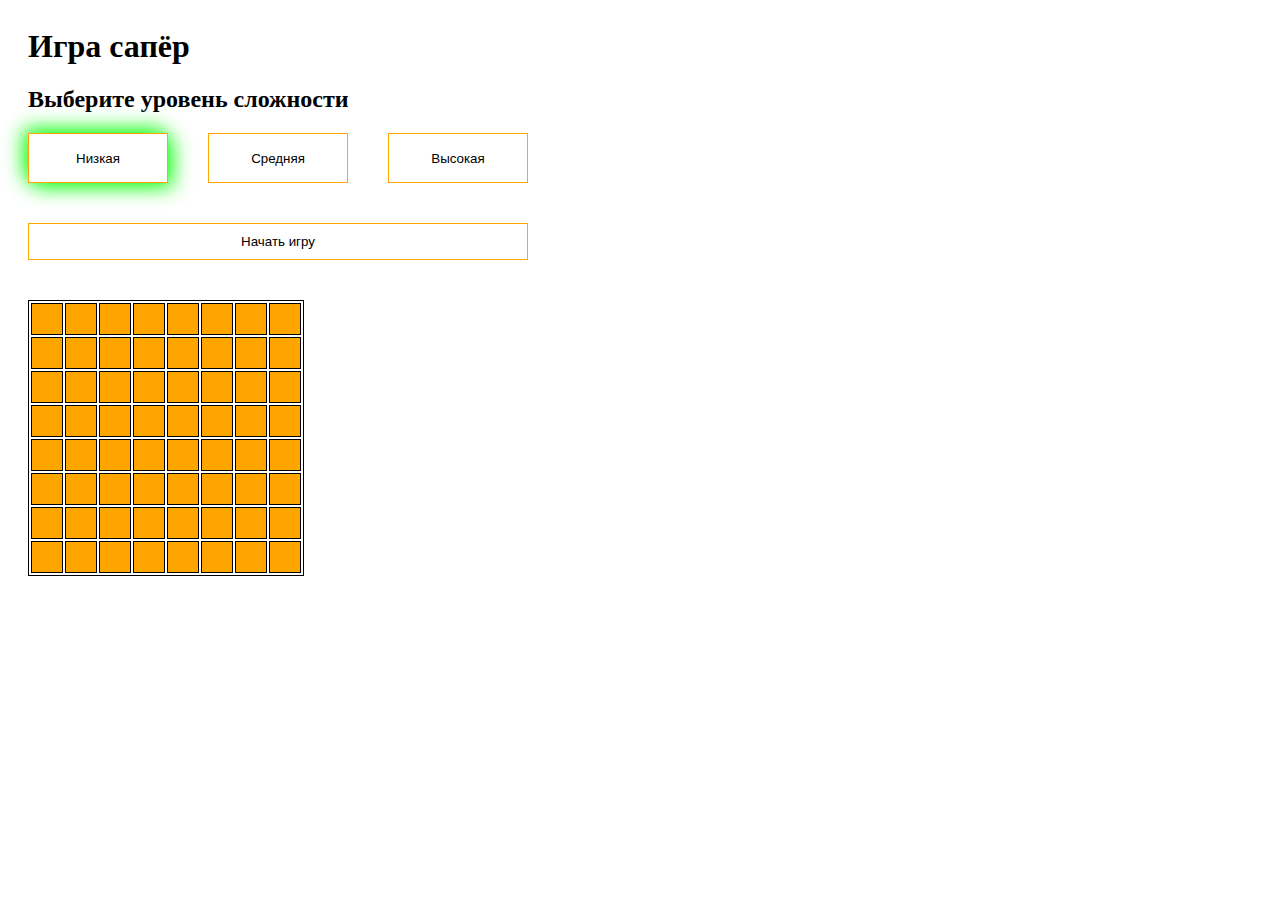
<file: portfolio/Soliter/index.html>
<!doctype html>
<html lang="ru">
<head>
  <meta charset="UTF-8">
  <meta name="viewport"
        content="width=device-width, initial-scale=1.0">
  <meta http-equiv="X-UA-Compatible" content="ie=edge">
  <title>Сапёр</title>
  <link rel="stylesheet" href="css/style.css">
</head>
<body>

  <h1>Игра сапёр</h1>

  <h2>Выберите уровень сложности</h2>

  <div class="complexity">
    <button class="complexity__item  complexity__item--active" data-complexity="easy">Низкая</button>
    <button class="complexity__item"  data-complexity="middle">Средняя</button>
    <button class="complexity__item"  data-complexity="hard">Высокая</button>
  </div>

  <button class="start-game">Начать игру</button>

  <div class="popup-victory">
    <h2>Вы выиграли</h2>
  </div>
  <div class="popup-loose">
    <h2>Вы проиграли</h2>
  </div>

  <div id="container"></div>


  <script src="js/grid.js"></script>
  <script src="js/game.js"></script>
  <script src="js/app.js"></script>
  <script src="js/index.js"></script>
</body>
</html>
</file>
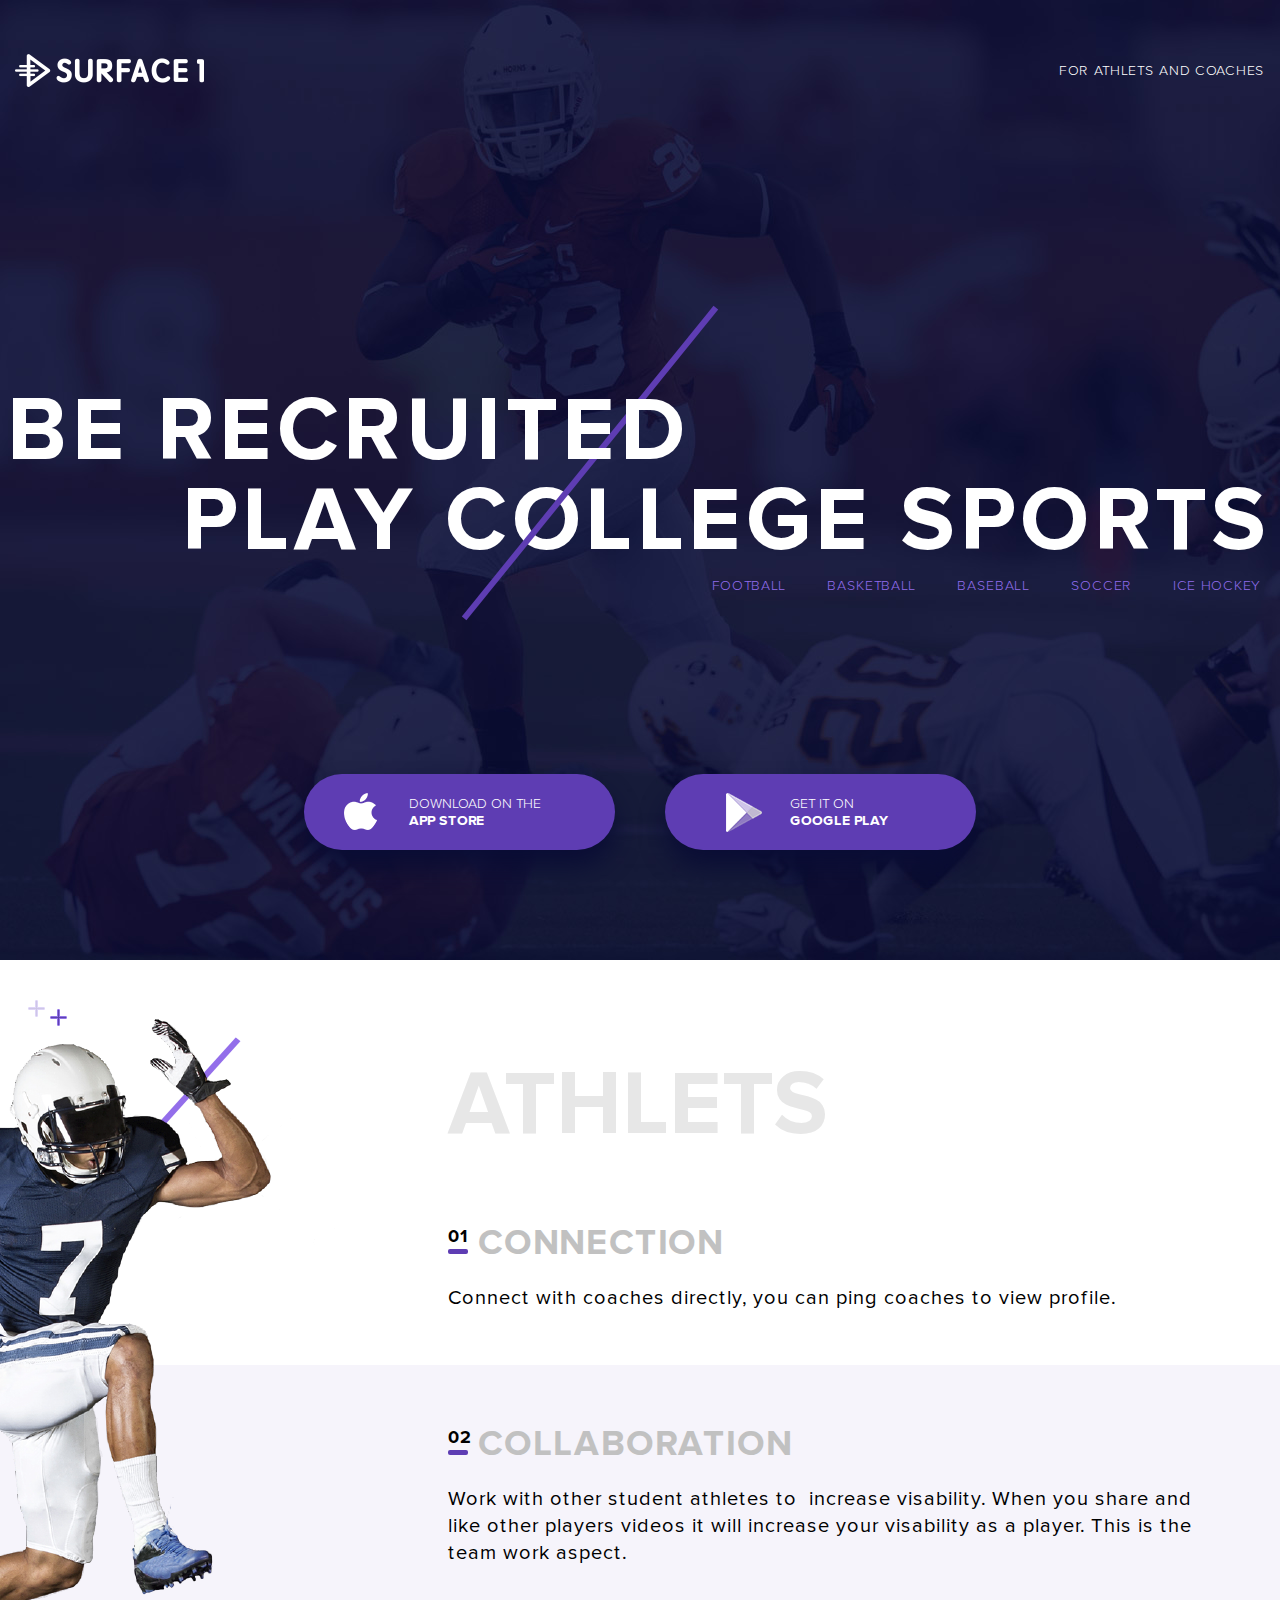
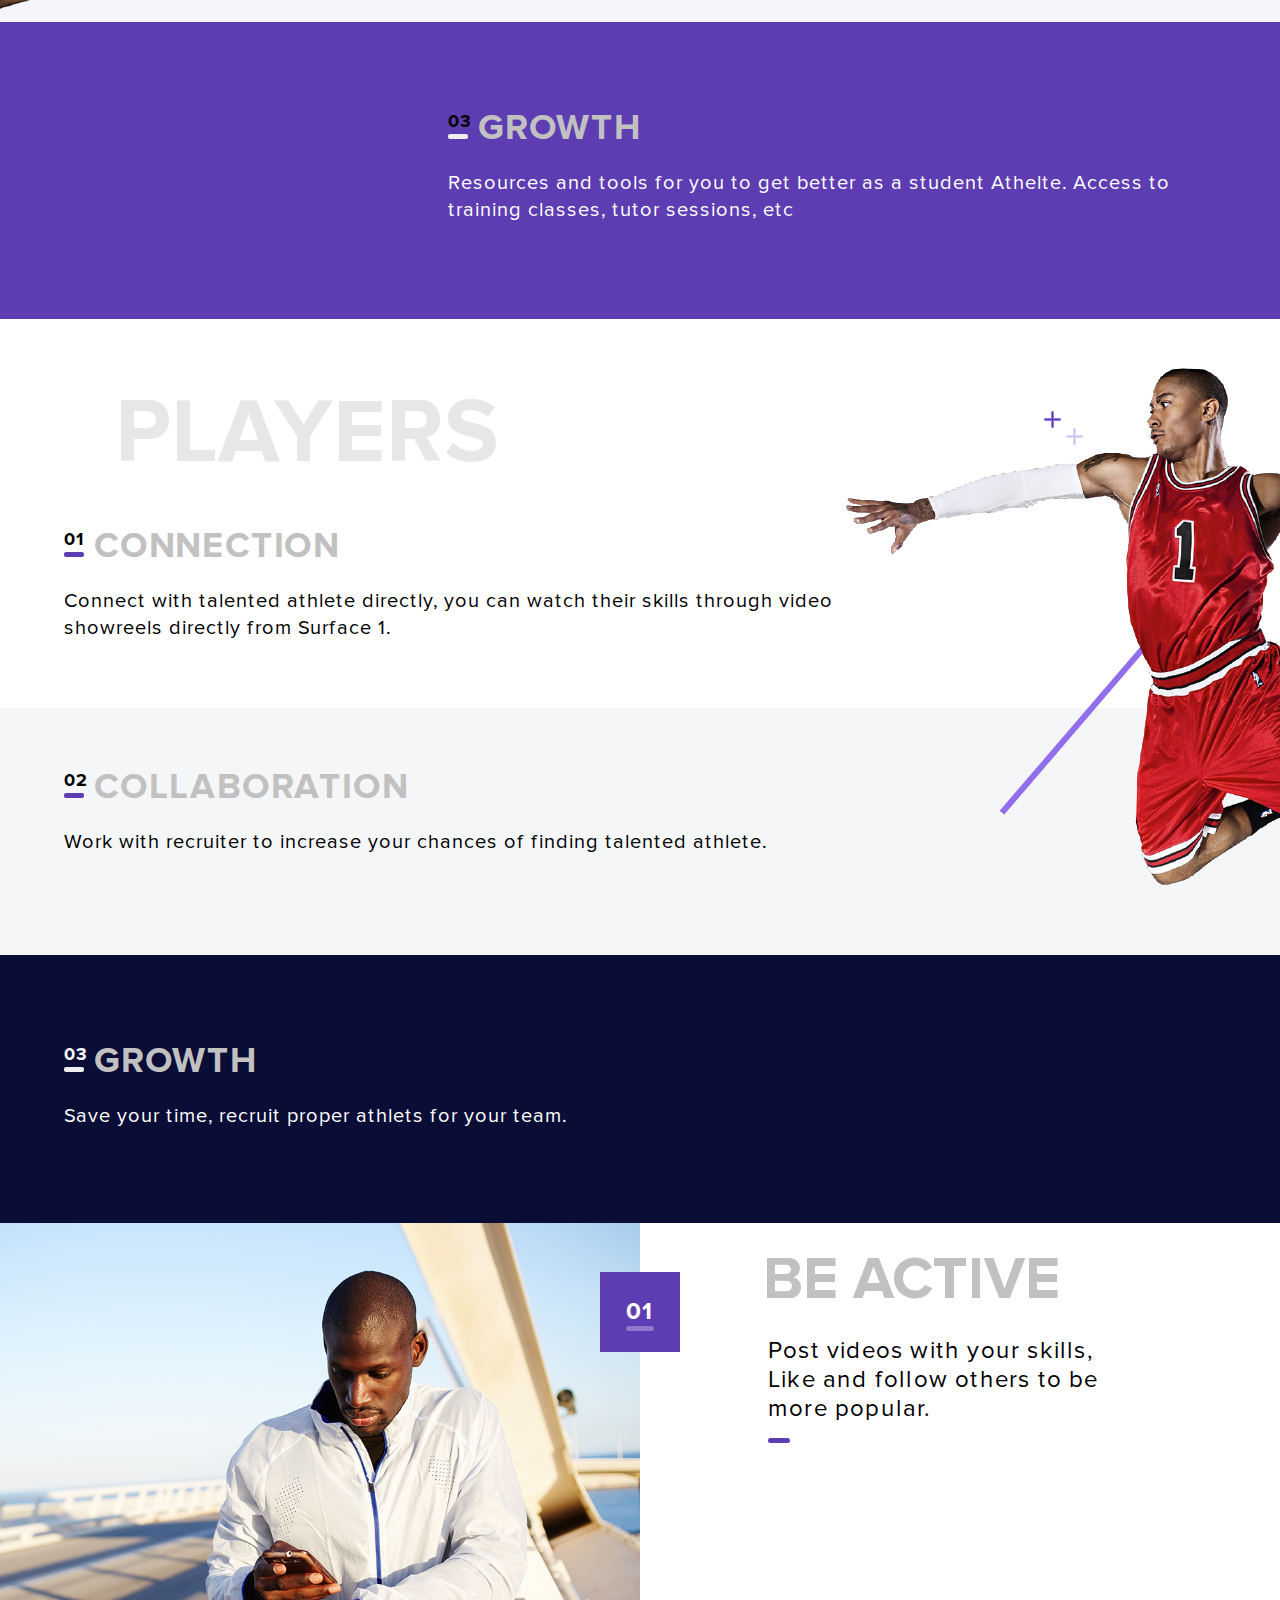
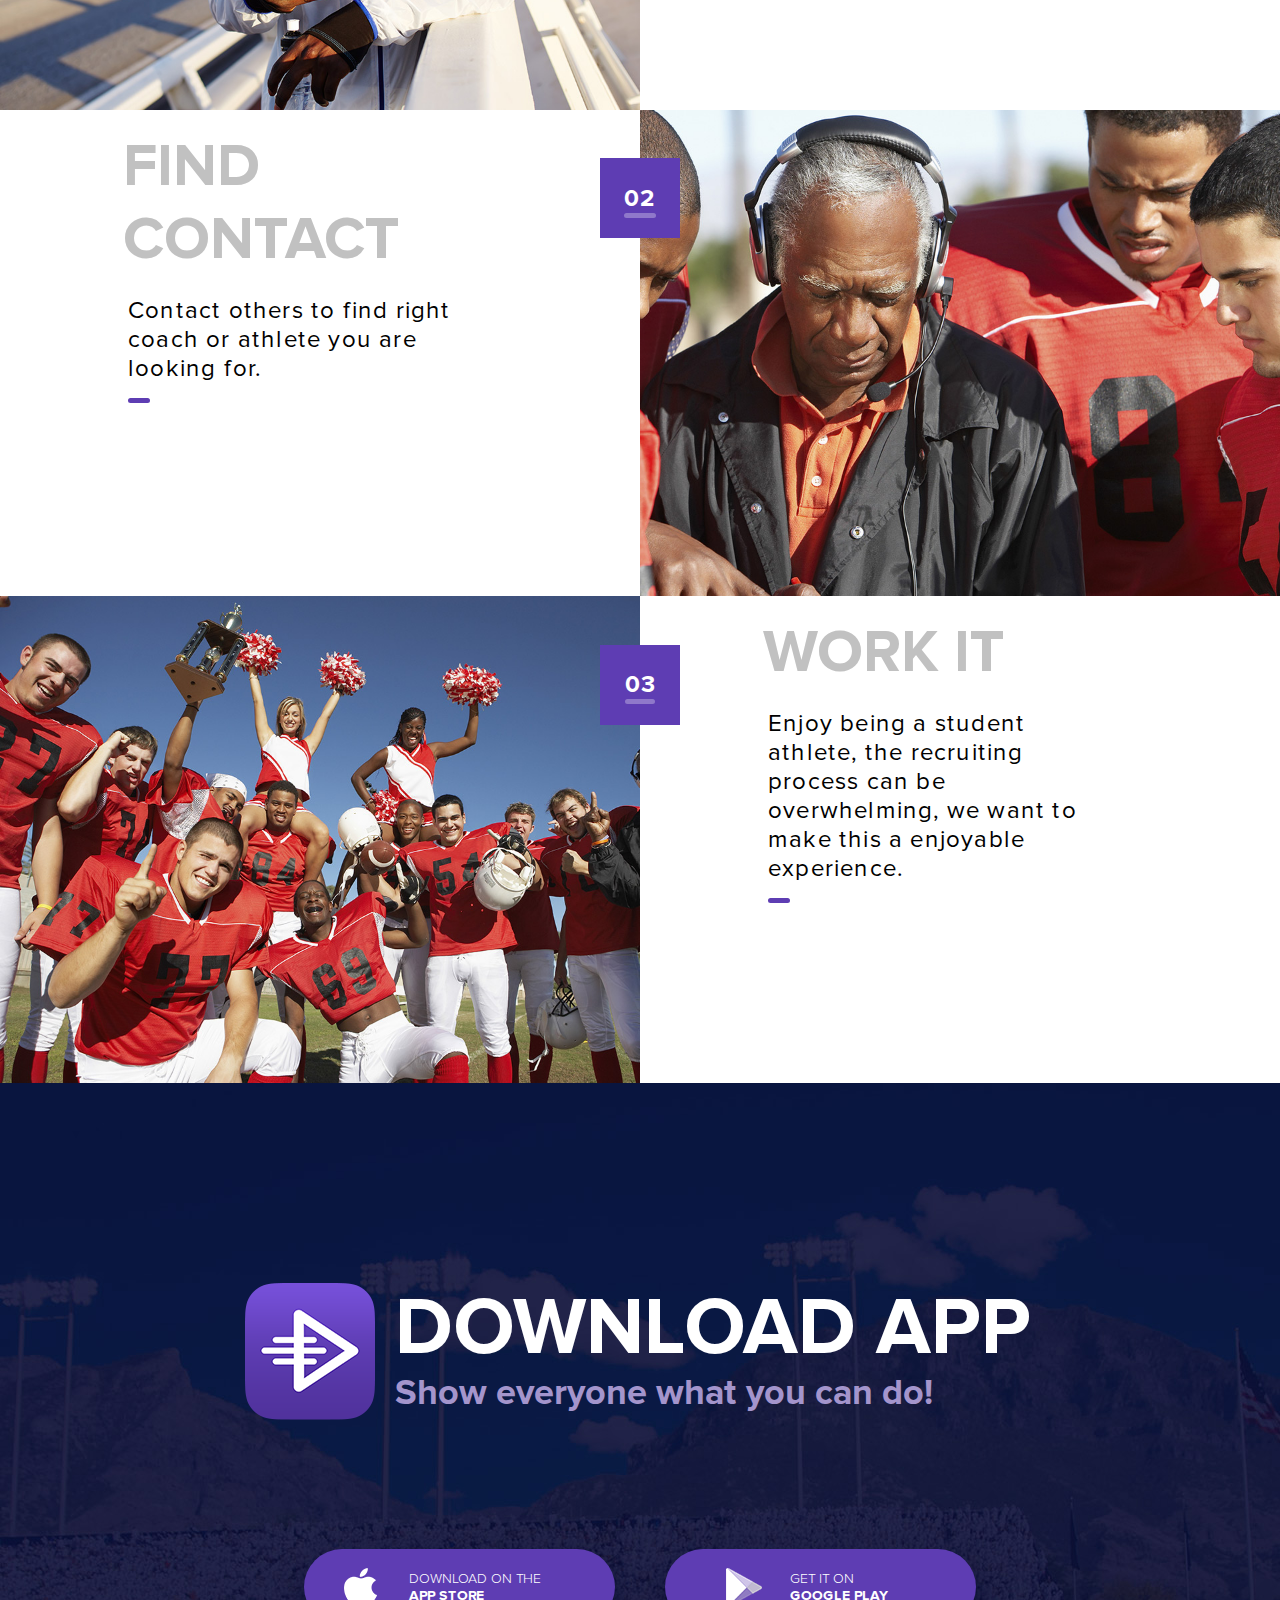
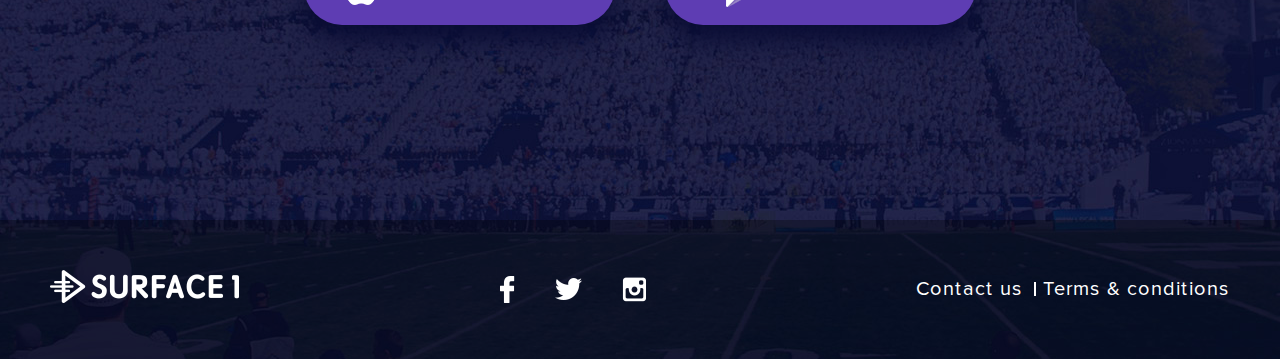
<file: portfolio/surface/index.html>
<!doctype html>
<html lang="en">
<head>
  <meta charset="UTF-8">
  <meta name="viewport"
        content="width=device-width, initial-scale=1.0">
  <meta http-equiv="X-UA-Compatible" content="ie=edge">
  <title>Surface</title>
  <link rel="stylesheet" href="css/style.min.css">
</head>
<body>
  <header class="page-header">
    <div class="inner  page-header__inner">
      <div class="page-header__row">
        <a class="page-header__logo  logo">
          <picture>
            <source media="(max-width: 800px)" srcset="img/logo--mobile.png">
            <img src="img/logo.png" alt="Surface logo">
          </picture>
        </a>
        <p class="page-header__information">
          For athlets and coaches
        </p>
      </div>
      <h1 class="page-header__title  page-title">
        <span class="page-title__top">
          Be recruited
        </span>
        <span class="page-title__bottom">
          Play college sports
        </span>
      </h1>
      <div class="page-header__flex">
        <nav class="page-header__navigation  navigation">
          <ul class="navigation__list">
            <li class="navigation__item">
              <a href="#" class="navigation__link">Football</a>
            </li>
            <li class="navigation__item">
              <a href="#" class="navigation__link">Basketball</a>
            </li>
            <li class="navigation__item">
              <a href="#" class="navigation__link">Baseball</a>
            </li>
            <li class="navigation__item">
              <a href="#" class="navigation__link">Soccer</a>
            </li>
            <li class="navigation__item">
              <a href="#" class="navigation__link">Ice hockey</a>
            </li>
          </ul>
        </nav>
        <section class="page-header__store  store">
          <a href="#" class="store__button  store__button--apple">
            <span class="store__top">
              Download on the
            </span>
            <span class="store__site-name">
              App store
            </span>
          </a>
          <a href="#" class="store__button  store__button--play-market">
            <span class="store__top">
              Get it on
            </span>
            <span class="store__site-name">
              Google play
            </span>
          </a>
        </section>
      </div>
    </div>
  </header>
  <section class="athlets">
    <h2 class="athlets__title">
      Athlets
    </h2>
    <div class="decoration-list__wrapper">
      <ul class="athlets__list  decoration-list">
        <li class="decoration-list__item">
          <div class="decoration-list__container">
            <h3 class="decoration-list__title">
              Connection
            </h3>
            <p class="decoration-list__information">
              Connect with coaches directly, you can ping coaches to view profile.
            </p>
          </div>
        </li>
        <li class="decoration-list__item  decoration-list__item--active">
          <div class="decoration-list__container">
            <h3 class="decoration-list__title">
              Collaboration
            </h3>
            <p class="decoration-list__information">
              Work with other student athletes to  increase visability. When you share and like other players videos it
              will increase your visability as a player. This is the team work aspect.
            </p>
          </div>
        </li>
        <li class="decoration-list__item">
          <div class="decoration-list__container">
            <h3 class="decoration-list__title">
              Growth
            </h3>
            <p class="decoration-list__information">
              Resources and tools for you to get better as a student Athelte.
              Access to training classes, tutor sessions, etc 
            </p>
          </div>
        </li>
      </ul>
      <ul class="athlets__pagination  pagination">
        <li class="pagination__item">
          <button class="pagination__button" type="button"></button>
        </li>
        <li class="pagination__item">
          <button class="pagination__button  pagination__button--active" type="button"></button>
        </li>
        <li class="pagination__item">
          <button class="pagination__button" type="button"></button>
        </li>
      </ul>
    </div>
  </section>
  <section class="players">
    <h2 class="players__title">
      Players
    </h2>
    <div class="decoration-list__wrapper">
      <ul class="players__list  decoration-list">
        <li class="decoration-list__item  decoration-list__item--left">
          <div class="decoration-list__container  decoration-list__container--left">
            <h3 class="decoration-list__title">
              Connection
            </h3>
            <p class="decoration-list__information">
              Connect with talented athlete directly, you can watch their
              skills through video showreels directly from Surface 1.
            </p>
          </div>
        </li>
        <li class="decoration-list__item  decoration-list__item--left">
          <div class="decoration-list__container  decoration-list__container--left">
            <h3 class="decoration-list__title">
              Collaboration
            </h3>
            <p class="decoration-list__information">
              Work with recruiter to increase your chances of finding
              talented athlete.
            </p>
          </div>
        </li>
        <li class="decoration-list__item  decoration-list__item--left  decoration-list__item--active">
          <div class="decoration-list__container  decoration-list__container--left">
            <h3 class="decoration-list__title">
              Growth
            </h3>
            <p class="decoration-list__information">
              Save your time, recruit proper athlets for your team.
            </p>
          </div>
        </li>
      </ul>
      <ul class="players__pagination  pagination">
        <li class="pagination__item">
          <button class="pagination__button" type="button"></button>
        </li>
        <li class="pagination__item">
          <button class="pagination__button" type="button"></button>
        </li>
        <li class="pagination__item">
          <button class="pagination__button  pagination__button--active" type="button"></button>
        </li>
      </ul>
    </div>
  </section>
  <section class="advantages">
    <section class="advantages__item">
      <div class="advantages__column  advantages__column--image-wrapper">
        <picture>
          <source media="(max-width: 900px) and (min-width: 701px)" srcset="img/article-image-1--tablet.jpg">
          <source media="(max-width: 700px)" srcset="img/article-image-1--mobile.jpg">
          <img src="img/article-image-1--desktop.jpg" alt="Be active image">
        </picture>
        <p class="advantages__item-number">
          <span class="advantages__number-wrapper">01</span>
        </p>
      </div>
      <div class="advantages__column  advantages__column--content-wrapper">
        <h2 class="advantages__title">
          Be active
        </h2>
        <p class="advantages__description">
          Post videos with your skills,
          Like and follow others to be
          more popular.
        </p>
      </div>
    </section>
    <section class="advantages__item  advantages__item--flex">
      <div class="advantages__column  advantages__column--content-wrapper  advantages__column--left">
        <h2 class="advantages__title">
          Find contact
        </h2>
        <p class="advantages__description">
          Contact others to find right coach
          or athlete you are looking for.
        </p>
      </div>
      <div class="advantages__column  advantages__column--image-wrapper">
        <picture>
          <source media="(max-width: 900px) and (min-width: 701px)" srcset="img/article-image-2--tablet.jpg">
          <source media="(max-width: 700px)" srcset="img/article-image-2--mobile.jpg">
          <img src="img/article-image-2--desktop.jpg" alt="Find contact image">
        </picture>
        <p class="advantages__item-number  advantages__item-number--left">
          <span class="advantages__number-wrapper">02</span>
        </p>
      </div>
    </section>
    <section class="advantages__item">
      <div class="advantages__column  advantages__column--image-wrapper">
        <picture>
          <source media="(max-width: 900px) and (min-width: 701px)" srcset="img/article-image-3--tablet.jpg">
          <source media="(max-width: 700px)" srcset="img/article-image-3--mobile.jpg">
          <img src="img/article-image-3--desktop.jpg" alt="Work it image">
        </picture>
        <p class="advantages__item-number">
          <span class="advantages__number-wrapper">03</span>
        </p>
      </div>
      <div class="advantages__column  advantages__column--content-wrapper">
        <h2 class="advantages__title">
          Work it
        </h2>
        <p class="advantages__description">
          Enjoy being a student athlete, the recruiting
          process can be overwhelming, we want to
          make this a enjoyable experience. 
        </p>
      </div>
    </section>
  </section>
  <footer class="page-footer">
    <h2 class="page-footer__title  decoration-title">
      <picture>
        <source media="(max-width: 900px) and (min-width: 701px)" srcset="img/logo-button--tablet.png">
        <source media="(max-width: 700px)" srcset="img/logo-button--mobile.png">
        <img src="img/logo-button--desktop.png" class="decoration-title__image" alt="Logo button image">
      </picture>
      <span class="decoration-title__column">
        <span class="decoration-title__top">
          Download app
        </span>
        <span class="decoration-title__bottom">
          Show everyone what you can do!
        </span>
      </span>
    </h2>
    <section class="page-footer__store  store">
      <a href="#" class="store__button  store__button--apple  button">
            <span class="store__top">
              Download on the
            </span>
        <span class="store__site-name">
              App store
            </span>
      </a>
      <a href="#" class="store__button  store__button--play-market  button">
            <span class="store__top">
              Get it on
            </span>
        <span class="store__site-name">
              Google play
            </span>
      </a>
    </section>
    <div class="page-footer__row">
      <a class="page-footer__logo  logo">
        <picture>
          <source media="(max-width: 800px)" srcset="img/logo--mobile.png">
          <img src="img/logo.png" alt="Surface logo">
        </picture>
      </a>
      <section class="page-footer__social  social">
        <ul class="social__list">
          <li class="social__item">
            <a href="#" class="social__link  social__link--facebook">
              <span class="visually-hidden">Facebook</span>
            </a>
          </li>
          <li class="social__item">
            <a href="#" class="social__link  social__link--twitter">
              <span class="visually-hidden">Twitter</span>
            </a>
          </li>
          <li class="social__item">
            <a href="#" class="social__link  social__link--instagram">
              <span class="visually-hidden">Instagram</span>
            </a>
          </li>
        </ul>
      </section>
      <section class="page-footer__navigation">
        <ul class="page-footer__navigation-list">
          <li class="page-footer__navigation-item">
            <a href="#" class="page-footer__navigation-link">Contact us</a>
          </li>
          <li class="page-footer__navigation-item">
            <a href="#" class="page-footer__navigation-link">Terms & conditions</a>
          </li>
        </ul>
      </section>
    </div>
  </footer>
</body>
</html>
</file>
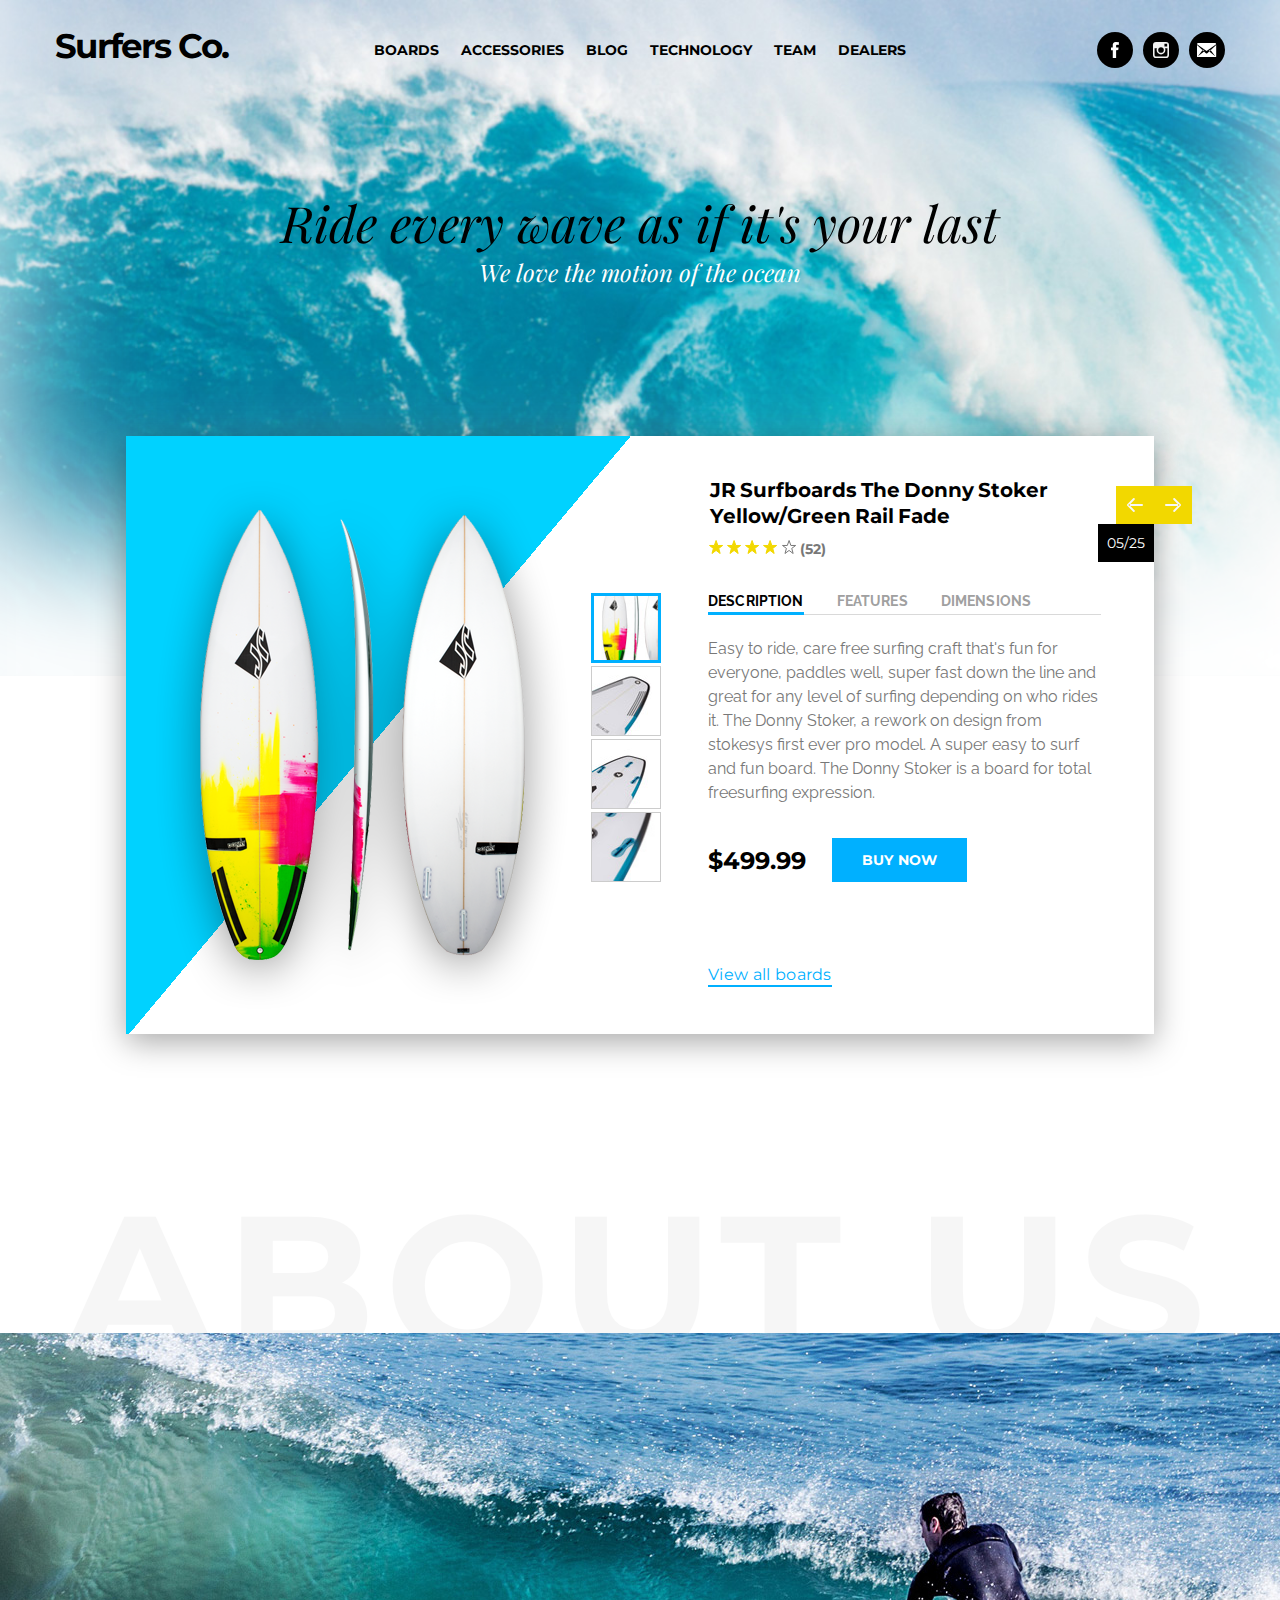
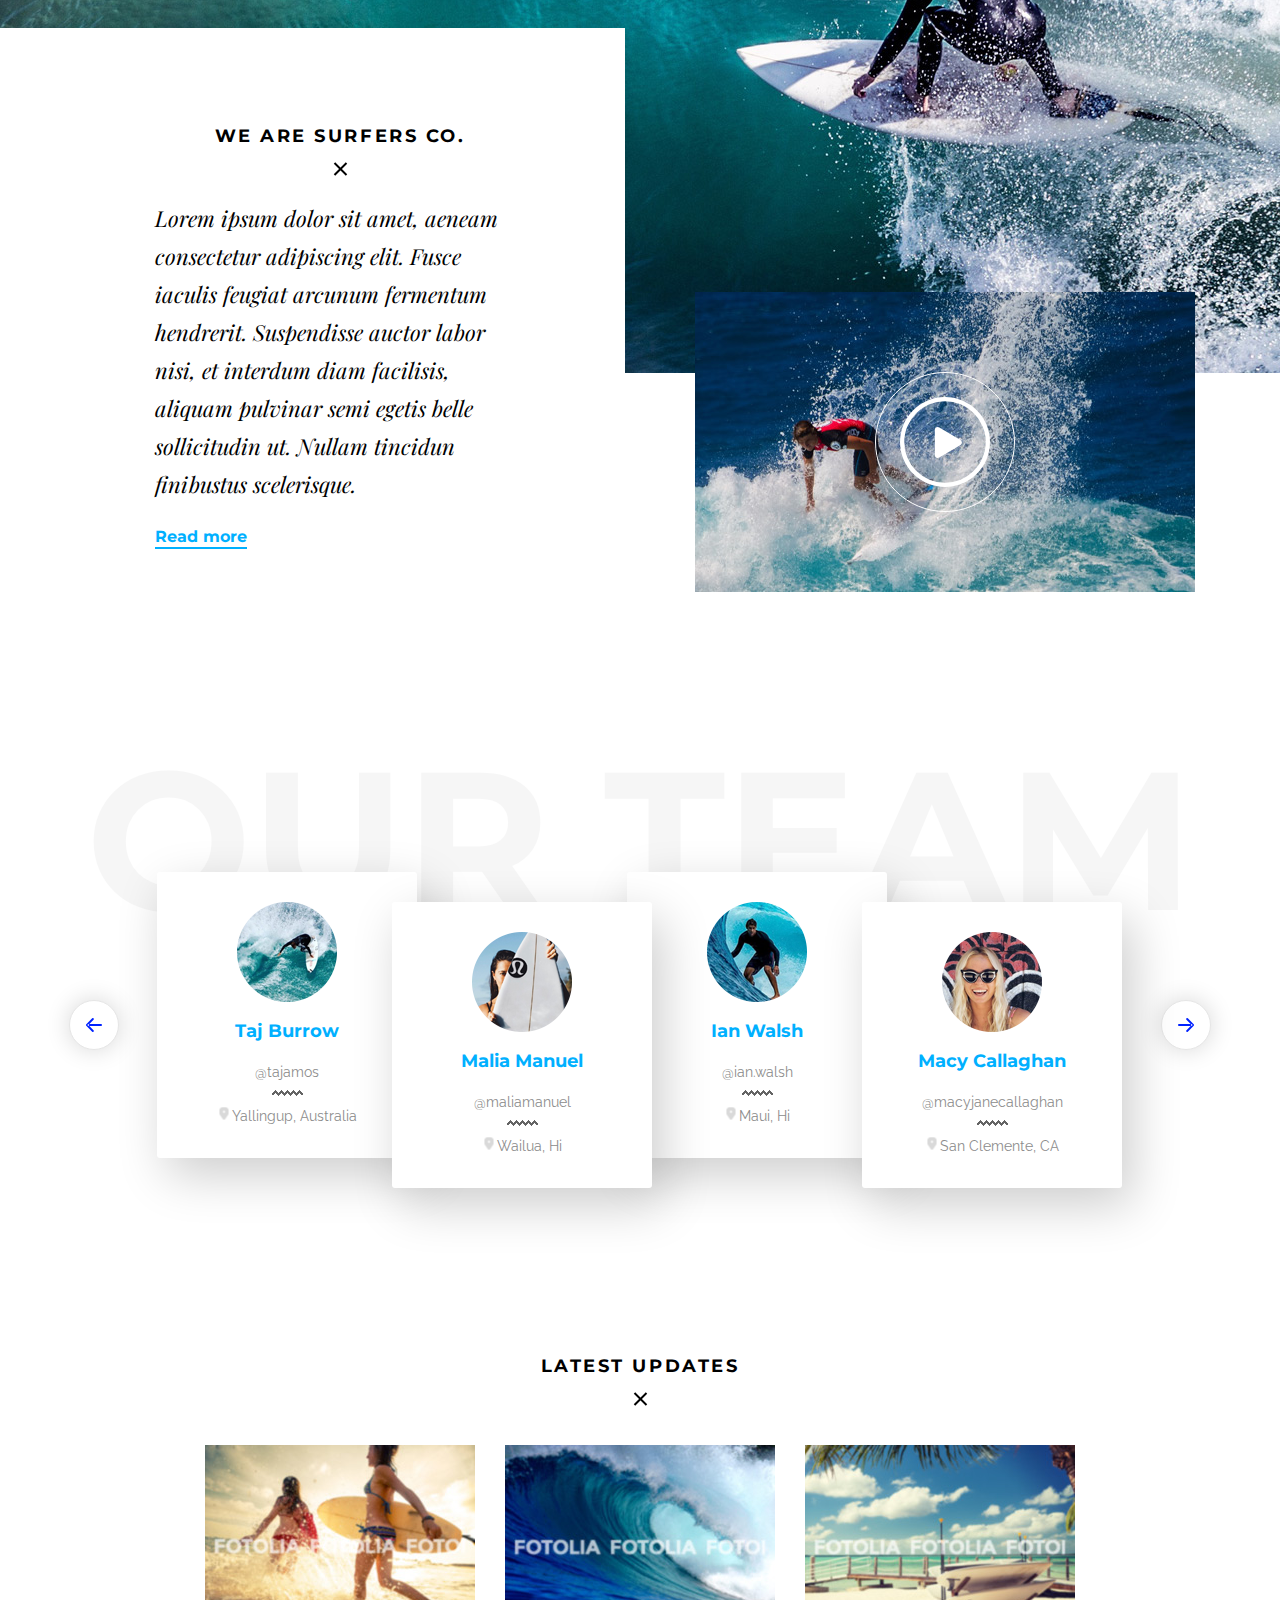
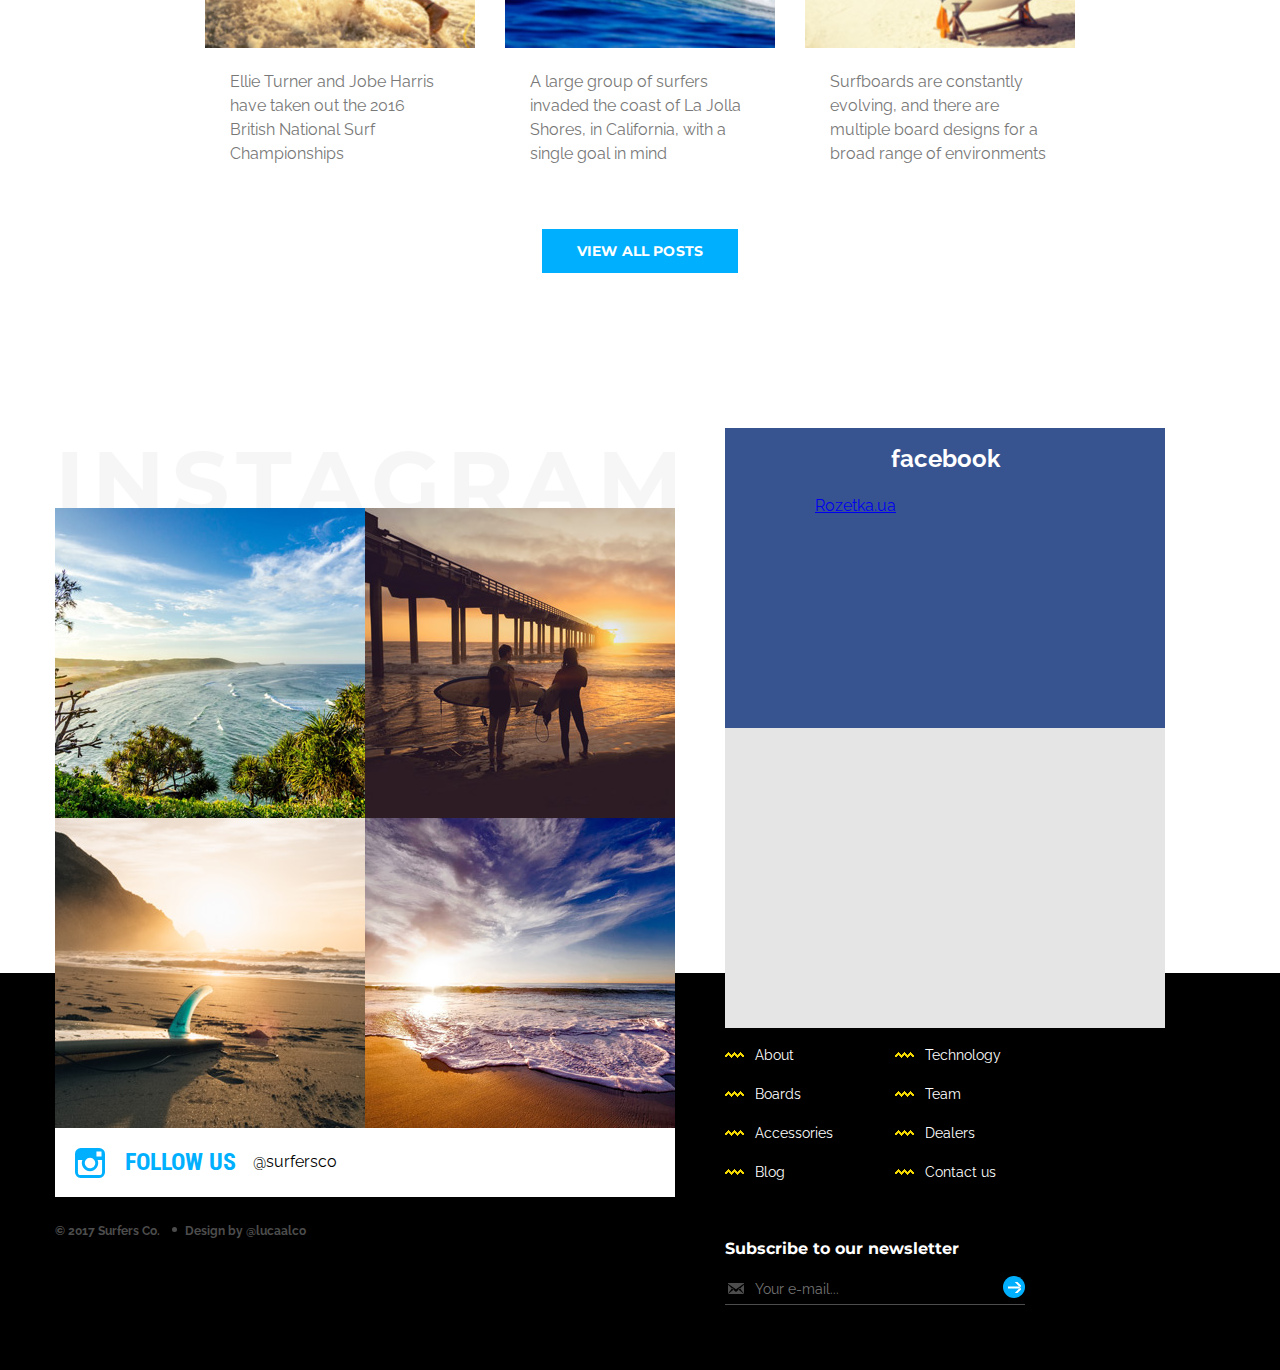
<file: portfolio/surfers/index.html>
<!DOCTYPE html>
<html lang="en">
<head>
	<meta charset="UTF-8">
	<title>Surfers</title>
	<link href="https://fonts.googleapis.com/css?family=Montserrat:400,700|Playfair+Display:400i|Raleway:400,700|Roboto+Condensed:700" rel="stylesheet">
	<link rel="stylesheet" href="css/normalize.css">
	<link rel="stylesheet" href="css/style.min.css">
	<script>
		window.fbAsyncInit = function() {
			FB.init({
				appId            : 'your-app-id',
				autoLogAppEvents : true,
				xfbml            : true,
				version          : 'v2.12'
			});
		};

		(function(d, s, id){
			var js, fjs = d.getElementsByTagName(s)[0];
			if (d.getElementById(id)) {return;}
			js = d.createElement(s); js.id = id;
			js.src = "https://connect.facebook.net/en_US/sdk.js";
			fjs.parentNode.insertBefore(js, fjs);
		}(document, 'script', 'facebook-jssdk'));
	</script>
</head>
<body>
	<header class="page-header">
		<div class="inner  page-header__inner">
			<a class="page-header__logo  page-logo">
				Surfers Co.
			</a>
			<nav class="page-header__navigation  navigation">
				<ul class="navigation__list">
					<li class="navigation__item"><a href="#" class="navigation__link">boards</a></li>
					<li class="navigation__item"><a href="#" class="navigation__link">accessories</a></li>
					<li class="navigation__item"><a href="#" class="navigation__link">blog</a></li>
					<li class="navigation__item"><a href="#" class="navigation__link">technology</a></li>
					<li class="navigation__item"><a href="#" class="navigation__link">team</a></li>
					<li class="navigation__item"><a href="#" class="navigation__link">dealers</a></li>
				</ul>
			</nav>
			<ul class="page-header__social  social-navigation">
				<li class="social-navigation__item">
					<a href="#" class="social-navigation__link">
						<span class="visually-hidden">facebook</span>
						<svg xmlns="http://www.w3.org/2000/svg" width="8" height="16">
							<path d="M3.27.366a1.453 1.453 0 0 1 .28-.137c.1-.038.21-.072.32-.1l.66-.126h.43l3.03.229H8l-.31
							2.7h-.01L6.01 2.76h-.05l-.17.023-.06.023-.19.091a.133.133 0 0 0-.09.057l-.14.149a.54.54 0 0
							0-.09.137q-.03.069-.06.149a.906.906 0 0 0-.03.172.918.918 0 0 0-.02.172l.03 1.692 2.45.023-.35
							 2.676-2.13.08v7.788L5.1 16H1.79V8.131H0V5.444h1.72V5.42l.01-.034.06-2.871.02-.16v-.08l.03-.08a.5.5
							  0 0 1 .04-.172.452.452 0 0 1 .08-.148 1.036 1.036 0 0 1 .13-.309 1 1 0 0 1 .18-.286 1.161 1.161 0
							   0 1 .2-.24 1.866 1.866 0 0 1 .22-.229V.8z" fill="#fff" fill-rule="evenodd"/>
						</svg>
					</a>
				</li>
				<li class="social-navigation__item">
					<a href="#" class="social-navigation__link">
						<span class="visually-hidden">instagram</span>
						<svg xmlns="http://www.w3.org/2000/svg" width="16" height="16">
							<path d="M12.91 0H3.09A3.1 3.1 0 0 0 0 3.092v9.817A3.1 3.1 0 0 0 3.09 16h9.82A3.1 3.1 0 0
							 0 16 12.908V3.091A3.1 3.1 0 0 0 12.91 0zm.88 1.844h.36v2.712l-2.7.009-.01-2.712zM5.72
							 6.357a2.8 2.8 0 0 1 4.56 0A2.763 2.763 0 0 1 10.82 8a2.82 2.82 0 0 1-5.64 0 2.763 2.763
							  0 0 1 .54-1.643zm8.72 6.551a1.535 1.535 0 0 1-1.53 1.533H3.09a1.535 1.535 0 0
							  1-1.53-1.533V6.357h2.39A4.289 4.289 0 0 0 3.62 8a4.375 4.375 0 0 0 8.75 0 4.282 4.282 0
							  0 0-.32-1.643h2.39v6.551z" fill="#f2f2f2" fill-rule="evenodd"/>
						</svg>
					</a>
				</li>
				<li class="social-navigation__item">
					<a href="#" class="social-navigation__link">
						<span class="visually-hidden">mail</span>
						<svg xmlns="http://www.w3.org/2000/svg" width="19.18" height="14.406">
							<path d="M9.58 10.414a1.113 1.113 0 0 1-.72-.226L-.01 2.003V13.21a1.2 1.2 0 0 0 1.2 1.2h16.8a1.2 1.2
							0 0 0 1.2-1.2V1.975l-8.88 8.219a2.273 2.273 0 0 1-.73.22zm9.61-9.2a1.2 1.2 0 0 0-1.2-1.2H1.19a1.2 1.2
							 0 0 0-1.2 1.2l9.59 6.874zm-5.84 5.592l4.88 6.479-6.27-5c-.31-.312.21-.5.52-.816s.55-.982.87-.667zm-7.54-.119L.97
							 13.292l6.4-4.952c.31-.313-.44-.431-.76-.744s-.49-1.226-.8-.909z" fill="#fff" fill-rule="evenodd"/>
						</svg>
					</a>
				</li>
			</ul>
			<h1 class="page-title">
				Ride every wave as if it's your last
			</h1>
			<p class="page-promo">
				We love the motion of the ocean
			</p>
		</div>
	</header>
	<article class="slider">
		<button class="slider__prev  slider__btn">
			<span class="visually-hidden">
				Previous board
			</span>
		</button>
		<button class="slider__next  slider__btn">
			<span class="visually-hidden">
				Next board
			</span>
		</button>
		<span class="slider__count">05/25</span>
		<img src="img/slider-image-1.png" alt="Donny stoker" class="slider__image" width="413">
		<section class="slider__column">
			<h2 class="slider__title">
				JR Surfboards The Donny Stoker
				Yellow/Green Rail Fade
			</h2>
			<p class="slider__rating">
				<svg class="slider__star  slider__star--yellow" xmlns="http://www.w3.org/2000/svg" width="14.16" height="14">
					<path data-name="Star 5" d="M7.08.506l1.79 4.963h4.8L9.75 8.383l1.4 5.117-4.07-3.068L3.01 13.5l1.4-5.117L.5
					 5.469h4.8z" fill="none" stroke="#787878" stroke-linejoin="round"/>
				</svg>
				<svg class="slider__star  slider__star--yellow" xmlns="http://www.w3.org/2000/svg" width="14.16" height="14">
					<path data-name="Star 5" d="M7.08.506l1.79 4.963h4.8L9.75 8.383l1.4 5.117-4.07-3.068L3.01 13.5l1.4-5.117L.5
					 5.469h4.8z" fill="none" stroke="#787878" stroke-linejoin="round"/>
				</svg>
				<svg class="slider__star  slider__star--yellow" xmlns="http://www.w3.org/2000/svg" width="14.16" height="14">
					<path data-name="Star 5" d="M7.08.506l1.79 4.963h4.8L9.75 8.383l1.4 5.117-4.07-3.068L3.01 13.5l1.4-5.117L.5
					 5.469h4.8z" fill="none" stroke="#787878" stroke-linejoin="round"/>
				</svg>
				<svg class="slider__star  slider__star--yellow" xmlns="http://www.w3.org/2000/svg" width="14.16" height="14">
					<path data-name="Star 5" d="M7.08.506l1.79 4.963h4.8L9.75 8.383l1.4 5.117-4.07-3.068L3.01 13.5l1.4-5.117L.5
					 5.469h4.8z" fill="none" stroke="#787878" stroke-linejoin="round"/>
				</svg>
				<svg class="slider__star" xmlns="http://www.w3.org/2000/svg" width="14.16" height="14">
					<path data-name="Star 5" d="M7.08.506l1.79 4.963h4.8L9.75 8.383l1.4 5.117-4.07-3.068L3.01 13.5l1.4-5.117L.5
					 5.469h4.8z" fill="none" stroke="#787878" stroke-linejoin="round"/>
				</svg>
				<span class="slider__comment-count">
					(52)
				</span>
			</p>
			<ul class="slider__navigation">
				<li>
					<button class="slider__navigation-link  slider__navigation-link--active">
						<img src="img/slider-image-small-1.jpg" alt="surf tablet">
					</button>
				</li>
				<li>
					<button class="slider__navigation-link">
						<img src="img/slider-image-small-2.jpg" alt="surf tablet">
					</button>
				</li>
				<li>
					<button class="slider__navigation-link">
						<img src="img/slider-image-small-3.jpg" alt="surf tablet">
					</button>
				</li>
				<li>
					<button class="slider__navigation-link">
						<img src="img/slider-image-small-4.jpg" alt="surf tablet">
					</button>
				</li>
			</ul>
			<section class="slider__information  board-information">
				<ul class="board-information__navigation">
					<li>
						<button type="button" class="active">description</button>
					</li>
					<li>
						<button type="button">features</button>
					</li>
					<li>
						<button type="button">dimensions</button>
					</li>
				</ul>
				<p class="board-information__description">
					Easy to ride, care free surfing craft that's fun for everyone, paddles well, super fast down the line
					and great for any level of surfing depending on who rides it. The Donny Stoker, a rework on design
					from stokesys first ever pro model. A super easy to surf and fun board. The Donny Stoker is a board
					for total freesurfing expression.
				</p>
				<b class="board-information__price">
					$499.99
				</b>
				<a href="#" class="btn  board-information__btn">
					buy now
				</a>
			</section>
			<a href="#" class="slider__link">
				View all boards
			</a>
		</section>
	</article>
	<section class="about">
		<h2 class="about__main-title">
			<span>
				about us
			</span>
		</h2>
		<div class="about__inner">
			<div class="about__column  about__column--white">
				<div class="about__position-container">
					<h3 class="decorative-title  about__title">
						we are surfers co.
					</h3>
					<p class="about__information">
						Lorem ipsum dolor sit amet, aeneam consectetur adipiscing elit. Fusce iaculis feugiat arcunum fermentum
						hendrerit. Suspendisse auctor labor nisi, et interdum diam facilisis, aliquam pulvinar semi egetis
						belle sollicitudin ut. Nullam tincidun finibustus scelerisque.
					</p>
					<a href="#" class="about__link">Read more</a>
				</div>
			</div>
			<div class="about__column">
				<div class="about__video">
					<button type="button"  class="about__video-btn">
						<span class="visually-hidden">play</span>
					</button>
				</div>
			</div>
		</div>
	</section>
	<section class="team  wrapper">
		<h2 class="team__title">
			our team
		</h2>

		<section class="team-slider">
			<button class="team-slider__btn  team-slider__prev">
				<span class="visually-hidden">
					Предыдущий слайд
				</span>
				<svg xmlns="http://www.w3.org/2000/svg" width="16" height="14">
					<path data-name="Arrow left" d="M7.5 12.241L2.36 7l5.2-5.308a1.014 1.014 0 0 0 .28-.695.991.991 0 0
					 0-.98-1 .948.948 0 0 0-.68.281l-5.88 6a1.027 1.027 0 0 0-.3.719 1.027 1.027 0 0 0 .3.72l5.88 6a.967.967
					  0 0 0 .68.278.99.99 0 0 0 .98-1 1.038 1.038 0 0 0-.34-.754zM15.02 8H2.61a1 1 0 0 1 0-2h12.41a1 1 0 0 1
					   0 2z" fill="#f7f7f7" fill-rule="evenodd"/>
				</svg>
			</button>
			<button class="team-slider__btn  team-slider__next">
				<span class="visually-hidden">
					Следующий слайд
				</span>
				<svg xmlns="http://www.w3.org/2000/svg" width="16" height="14">
					<path data-name="Arrow right" d="M8.5 12.241l5.14-5.239-5.2-5.308a1.014 1.014 0 0 1-.28-.695.991.991 0
					0 1 .98-1 .948.948 0 0 1 .68.281l5.88 6a1.027 1.027 0 0 1 .3.719 1.027 1.027 0 0 1-.3.72l-5.88 6a.967.967
					 0 0 1-.68.278.99.99 0 0 1-.98-1 1.038 1.038 0 0 1 .34-.756zM.98 8h12.41a1 1 0 0 0 0-2H.98a1 1 0 0 0 0 2z"
								fill="#f7f7f7" fill-rule="evenodd"/>
				</svg>
			</button>
			<div class="team-slider__slides">
				<a href="#" class="team-slider__slide">
					<img src="img/team-photo-1.png" alt="taj burrow" class="slider__img" width="100" height="100">
					<h3 class="team-slider__user-name">
						Taj Burrow
					</h3>
					<span class="team-slider__user-email">
						@tajamos
					</span>
					<span class="team-slider__user-address">
						Yallingup, Australia
					</span>
				</a>
				<a href="#" class="team-slider__slide  team-slider__slide--active">
					<img src="img/team-photo-2.png" alt="Malia Manuel" class="slider__img" width="100" height="100">
					<h3 class="team-slider__user-name">
						Malia Manuel
					</h3>
					<span class="team-slider__user-email">
						@maliamanuel
					</span>
					<span class="team-slider__user-address">
						Wailua, Hi
					</span>
				</a>
				<a href="#" class="team-slider__slide">
					<img src="img/team-photo-3.png" alt="Ian Walsh" class="slider__img" width="100" height="100">
					<h3 class="team-slider__user-name">
						Ian Walsh
					</h3>
					<span class="team-slider__user-email">
						@ian.walsh
					</span>
					<span class="team-slider__user-address">
						Maui, Hi
					</span>
				</a>
				<a href="#" class="team-slider__slide">
					<img src="img/team-photo-4.png" alt="Macy Callaghan" class="slider__img" width="100" height="100">
					<h3 class="team-slider__user-name">
						Macy Callaghan
					</h3>
					<span class="team-slider__user-email">
						@macyjanecallaghan
					</span>
					<span class="team-slider__user-address">
						San Clemente, CA
					</span>
				</a>
			</div>
		</section>
	</section>
	<section class="update  wrapper">
		<h2 class="decorative-title  update__title">
			latest updates
		</h2>
		<div class="update__item-container">
			<a href="#" class="update__item">
				<img src="img/update-image-1.jpg" alt="" class="update__image" width="270" height="203">
				<p class="update__information">
					Ellie Turner and Jobe Harris have taken out the 2016 British National Surf Championships
				</p>
			</a>
			<a href="#" class="update__item">
				<img src="img/update-image-2.jpg" alt="" class="update__image" width="270" height="203">
				<p class="update__information">
					A large group of surfers invaded the coast of La Jolla Shores, in California, with a single goal in mind
				</p>
			</a>
			<a href="#" class="update__item">
				<img src="img/update-image-3.jpg" alt="" class="update__image" width="270" height="203">
				<p class="update__information">
					Surfboards are constantly evolving, and there are multiple board designs for a broad range of environments
				</p>
			</a>
		</div>
		<a href="#" class="btn  update__btn">
			view all posts
		</a>
	</section>
	<section class="social  wrapper">
		<article class="social__instagram  instagram">
			<h2 class="instagram__title">
				<span>instagram</span>
			</h2>
			<section class="instagram__photo-container">
				<img src="img/instagram-image-1.jpg" alt="instagram image 1" class="instagram__image" width="310" height="310">
				<img src="img/instagram-image-2.jpg" alt="instagram image 2" class="instagram__image" width="310" height="310">
				<img src="img/instagram-image-3.jpg" alt="instagram image 3" class="instagram__image" width="310" height="310">
				<img src="img/instagram-image-4.jpg" alt="instagram image 4" class="instagram__image" width="310" height="310">
			</section>
			<footer class="instagram__footer">
				<a href="#" class="instagram__link">
					follow us
				</a>
				<span class="instagram__mail">
					@surfersco
				</span>
			</footer>
		</article>
		<article class="social__facebook  facebook">
			<h2 class="facebook__title">
				facebook
			</h2>
			<div class="fb-page" data-href="https://www.facebook.com/rozetka.ua/" data-tabs="timeline" data-small-header="false" data-adapt-container-width="true" data-hide-cover="true" data-show-facepile="true"><blockquote cite="https://www.facebook.com/rozetka.ua/" class="fb-xfbml-parse-ignore"><a href="https://www.facebook.com/rozetka.ua/">Rozetka.ua</a></blockquote></div>
		</article>
	</section>
	<footer class="page-footer">
		<div class="inner  page-footer__inner">
			<section class="page-footer__about">
				<ul class="page-footer__about-list">
					<li>© 2017 Surfers Co.</li>
					<li>Design by @lucaalco</li>
				</ul>
			</section>
			<section>
				<div class="page-footer__navigation-group">
					<ul class="page-footer__navigation">
						<li><a href="#">About</a></li>
						<li><a href="#">Boards</a></li>
						<li><a href="#">Accessories</a></li>
						<li><a href="#">Blog</a></li>
					</ul>
					<ul class="page-footer__navigation">
						<li><a href="#">Technology</a></li>
						<li><a href="#">Team</a></li>
						<li><a href="#">Dealers</a></li>
						<li><a href="#">Contact us</a></li>
					</ul>
				</div>
				<form action="/" class="page-footer__form" method="post">
					<h3 class="page-footer__title">
						Subscribe to our newsletter
					</h3>
					<p class="page-footer__form-group">
						<label class="visually-hidden" for="t1">Поле поиска</label>
						<input type="text" class="page-footer__input" placeholder="Your e-mail..." id="t1">
						<button class="page-footer__form-btn" type="submit">
						<span class="visually-hidden">
							Отправить форму
						</span>
						</button>
					</p>
				</form>
			</section>
		</div>
	</footer>
</body>
</html>
</file>
<file: css/style.css>
body {
    display: flex;
    justify-content: center;
    align-items: center;
    height: 100vh;
    font-family: 'Montserrat', sans-serif;
    color: rgba(255,255,255, .8);
    background: #191919;
}

h1,
h2,
h3 {
    font-family: 'Caveat', cursive;
}

img {
    max-width: 100%;
    height: auto;
}

.wrapper {
    display: flex;
    align-items: center;
    width: 90vw;
    height: 70vh;
}

.navigation {
    flex-grow: 0;
    flex-shrink: 0;
    width: 110px;
    padding-top: 30px;
    margin-top: 20px;
    margin-right: 20px;
    background: rgba(38,38,38, .7);
    border-radius: 10px;
    box-shadow: inset -3px 0 3px #0096d3,
                inset 3px 0 3px #0096d3;
}

.navigation__list {
    padding: 0;
    margin: 0;
    list-style: none;
}

.navigation__item {
    position: relative;
    margin-bottom: 30px;
}

.navigation__item::after {
    content: '';
    position: absolute;
    right: 0;
    bottom: 0;
    left: 0;
    height: 1px;
    background: linear-gradient(to left, #0096d3, transparent 40%, transparent 60%, #0096d3);
}

.navigation__item:last-child::after {
    content: none;
}

.navigation__button {
    display: flex;
    flex-direction: column;
    align-items: center;
    width: 100%;
    padding: 0;
    padding-bottom: 10px;
    border: none;
    margin: 0;
    font: 20px 'Caveat', cursive;
    color: #f6f0f0;
    text-align: center;
    background: none;
    cursor: pointer;
    transition: all .2s linear;
}

.navigation__button:focus {
    outline: none;
}

.navigation svg {
    width: 60px;
    margin-bottom: 10px;
    fill: #f6f0f0;
    transition: all .2s linear;
}

.navigation__button:hover {
    color: #0096d3;
}

.navigation__button:hover svg {
    fill: #0096d3;
}

.navigation__button--active,
.navigation__button--active:hover {
    color: #2680EB;
    cursor: default;
}

.navigation__button--active svg,
.navigation__button--active:hover svg {
    fill: #2680EB;
}

.card {
    flex-grow: 0;
    flex-shrink: 0;
    align-self: stretch;
    width: 400px;
    max-height: 100%;
    background: rgba(38,38,38, .7);
    border-radius: 10px;
    box-shadow: inset -3px 0 3px #0096d3,
                inset 3px 0 3px #0096d3;
}

.card img {
    height: auto;
    margin: 0;
    border-radius: 10px 10px 0 0;
    opacity: .9;
}

.card__photo {
    position: relative;
    z-index: 10;
    width: 150px;
    height: 150px;
    margin: 0 auto;
    margin-top: -78px;
    background: orange;
    border-radius: 50%;
}

.card__name {
    margin: 10px 0;
    font-family: Caveat, cursive;
    font-size: 28px;
    text-align: center;
}

.card__description {
    padding: 0 15px;
    margin-top: 10px;
    font-size: 17px;
    line-height: 24px;
    text-align: center;
}

.main {
    flex-grow: 1;
    box-sizing: border-box;
    max-height: 90%;
    margin-bottom: auto;
    margin-top: auto;
    overflow: hidden;
    background: rgba(38,38,38, .5);
    border-radius: 0 10px 10px 0;
    border: 1px solid rgba(255,255,255, .1);
    border-left: none;
}

.slide {
    display: none;
    box-sizing: border-box;
    padding: 20px 25px;
    background: rgba(38,38,38, .5);
    border-radius: 0 10px 10px 0;
    animation-duration: 1s;
}

.slide--active {
    display: block;
}

.slide__title {
    margin-top: 0;
    font-size: 38px;
}

.skills {
    display: flex;
    flex-wrap: wrap;
}

.skills__item {
    box-sizing: border-box;
    width: 25%;
    padding: 5px 10px;
    margin-bottom: 30px;
    text-align: center;
}


.skills__title {
    margin-top: 15px;
}

.skills svg {
    width: 60px;
    fill: #2680EB;
}

.contact {
    display: flex;
    flex-wrap: wrap;
    justify-content: flex-start;
}

.contact__item {
    width: 33%;
    margin-bottom: 30px;
}

.contact__link {
    display: inline-flex;
    align-items: center;
    font-family: 'Pangolin', cursive;
    font-size: 18px;
    color: #f6f0f0;
    text-decoration: none;
    transition: all .3s linear;
}

.contact svg {
    width: 60px;
    height: auto;
    margin-right: 15px;
    fill: #f6f0f0;
}

.contact__link:hover {
    color: #2680EB;
    transform: scale(1.1);
}

.contact__link:hover svg {
    fill: #2680EB;
}

.portfolio {

}

.portfolio__item {
    position: relative;
    display: flex;
    align-items: flex-start;
    padding: 15px 0;
    margin-bottom: 30px;
}

.portfolio__item::after {
    content: '';
    position: absolute;
    right: 0;
    bottom: -15px;
    left: 0;
    height: 1px;
    background: linear-gradient(to right, transparent, #f6f0f0);
}

.portfolio__item:last-child::after {
    content: none;
}

.portfolio__image {
    width: 500px;
    margin-right: 20px;
}

.portfolio__container {

}

.portfolio__title {
    margin-top: 0;
    font-size: 28px;
}

.portfolio__list {
    padding: 0;
    margin-bottom: 30px;
    list-style: none;
}

.portfolio__list li {
    position: relative;
    padding-left: 35px;
    margin-bottom: 10px;
    font-family: 'Pangolin', cursive;
}

.portfolio__list li::before {
    content: '';
    position: absolute;
    left: 5px;
    width: 15px;
    height: 15px;
    background: url('../img/icon/icon-list.svg');
}

.portfolio__link {
    display: inline-block;
}

.portfolio button,
.portfolio__link {
    padding: 0;
    border: none;
    margin: 0;
    margin-right: 30px;
    background: none;
    font-family: 'Caveat', cursive;
    font-size: 28px;
    color: #f6f0f0;
    text-decoration: none;
    cursor: pointer;
    transition: all .2s linear;
}

.portfolio button:hover,
.portfolio__link:hover {
    color: #1A50D9;
    transform: scale(1.3);
}

iframe {
    position: relative;
    width: 100%;
    border: none;
}

.iframe__wrapper {
    position: absolute;
    top: 40px;
    right: 0;
    bottom: 0;
    left: 0;
    z-index: 10;
    display: flex;
    justify-content: stretch;
    align-items: stretch;
    animation-name: showPopup;
    animation-duration: .7s;
}

.iframe__wrapper button {
    position: absolute;
    top: -35px;
    right: 0;
    left: 0;
    width: 30px;
    height: 30px;
    margin: 0 auto;
    border: none;
    background: url('../img/icon/icon-close.svg') no-repeat center;
    background-size: cover;
    cursor: pointer;
    transition: all .2s linear;
}

.iframe__wrapper button:hover {
    transform: scale(1.2);
}

.main--animate {
    background: none;
    border: none;
}

.iframe__hidden {
    animation-name: hiddenPopup;
    animation-duration: .5s;
}

@keyframes hidden {
    100% {
        transform: translateX(-110%);
        opacity: 0;
    }
}

@keyframes show {
    0% {
        transform: translateX(-110%);
        opacity: 0;
    }
    100% {
        transform: translateX(0);
        opacity: 1;
    }
}

@keyframes showPopup {
    0% {
        transform: scale(0);
    }
    100% {
        transform: scale(1);
    }
}

@keyframes hiddenPopup {
    0% {

    }
    100% {
        transform: scale(0);
    }
}

@media (max-width: 1800px) {
    .portfolio__image {
        width: 350px;
    }
}

@media (max-width: 1600px) {
    .contact__item {
        width: 50%;
    }
}

@media (max-width: 1400px) {
    .card {
        width: 300px;
    }
}

@media (max-width: 1300px) {
    .skills__item {
        width: 33%;
    }
    .portfolio__image {
        width: 250px;
    }
}

@media (max-width: 1150px) {
    .portfolio__item {
        display: block;
    }
    .portfolio__image {
        display: block;
        width: 300px;
        margin: 0 auto;
        margin-bottom: 10px;
    }
    .portfolio__title {
        text-align: center;
    }
}

@media (max-width: 1100px) {
    .skills__item {
        width: 50%;
    }
    .contact__item {
        width: 100%;
    }
}

@media (max-width: 900px) {
    .skills__item {
        width: 100%;
    }
}

@media (max-width: 800px) {
    body {
        display: block;
    }
    .wrapper {
        display: block;
        height: auto;
        max-width: 600px;
        margin: 0 auto;
    }
    .navigation {
        display: none;
    }
    .card {
        width: 100%;
        margin: 0 auto;
        margin-bottom: 20px;
    }
    .main {
        border: none;
        background: none;
    }
    .slide {
        display: block;
        max-width: 600px;
        margin: 0 auto;
        margin-bottom: 20px;
        border-radius: 15px;
    }
    #particles-js {
        display: none;
    }
    .contact__item {
        text-align: center;
    }
    body {
        padding-top: 40px;
    }
}
</file>
<file: portfolio/Soliter/css/style.css>
body {
  padding: 20px;
  background: #fff;
}

h1 {
  margin-top: 0;
}

table {
  border: 1px solid #000000;
}

td {
  position: relative;

  padding: 0;
  margin: 0;
  border: 1px solid #000000;

  font-weight: 700;
}

.mine {
  background: url('../img/icon-mine.svg') no-repeat center;
  background-size: cover;
}

button {
  display: flex;
  align-items: center;
  justify-content: center;
  box-sizing: border-box;
  width: 30px;
  height: 30px;
  padding: 0;
  margin: 0;
  border: none;

  cursor: pointer;
  background: #ffffff;
}

.cell {

}

.cell::before {
  content: '';

  position: absolute;
  left: 0;
  top: 0;
  right: 0;
  bottom: 0;

  background: orange;
}

.flag::before {
  background: orange url('../img/icon-flag.svg');
  background-size: cover;
}

.cell:hover::before {
  box-shadow: inset 0 0 15px rgba(0,0,0, 0.8);
}

.complexity {
  display: flex;
  justify-content: space-between;
  width: 500px;
  margin-bottom: 40px;
}

.complexity__item {
  padding: 0;
  margin: 0;
  border: 1px solid orange;

  width: 140px;
  height: 50px;
}

.complexity__item:hover,
.start-game:hover {
  box-shadow: inset 0 0 10px rgba(0,0,0, .4);
}

.complexity__item--active {
  box-shadow: 5px 5px 20px rgba(0,255,0, 0.8),
              -5px -5px 20px rgba(0,255,0, 0.8);
}

.complexity__item--active:hover {
  box-shadow: 5px 5px 20px rgba(0,255,0, 0.8),
              -5px -5px 20px rgba(0,255,0, 0.8);
}

.start-game {
  width: 500px;
  height: auto;
  padding: 10px 0;
  border: 1px solid orange;
  margin-bottom: 40px;
}

.popup-victory,
.popup-loose {
  position: absolute;
  left: 40px;
  right: 40px;
  top: 40px;

  display: none;

  font-size: 40px;
  color: green;
  text-align: center;
  text-transform: uppercase;
  text-shadow: 3px 3px 5px rgba(0, 0, 0, 0.5);
}

.popup-loose {
  color: red;
}
</file>
<file: css/OverlayScrollbars.min.css>
/*!
 * OverlayScrollbars
 * https://github.com/KingSora/OverlayScrollbars
 *
 * Version: 1.6.3
 *
 * Copyright KingSora.
 * https://github.com/KingSora
 *
 * Released under the MIT license.
 * Date: 31.01.2019
 */
html.os-html,html.os-html > .os-host{display:block;overflow:hidden;box-sizing:border-box;height:100%!important;width:100%!important;min-width:100%!important;min-height:100%!important;margin:0!important;position:absolute!important}html.os-html > .os-host > .os-padding{position:absolute}body.os-dragging,body.os-dragging *{cursor:default}.os-host,.os-host-textarea{position:relative;overflow:visible!important;-webkit-box-orient:vertical;-webkit-box-direction:normal;-ms-flex-direction:column;flex-direction:column;-ms-flex-wrap:nowrap;flex-wrap:nowrap;-webkit-box-pack:start;-ms-flex-pack:start;justify-content:flex-start;-ms-flex-line-pack:start;align-content:flex-start;-webkit-box-align:start;-ms-flex-align:start;-ms-grid-row-align:flex-start;align-items:flex-start}.os-host-flexbox{overflow:hidden!important;display:-webkit-box;display:-ms-flexbox;display:flex}.os-host-flexbox > .os-size-auto-observer{height:inherit!important}.os-host-flexbox > .os-content-glue{-webkit-box-flex:1;-ms-flex-positive:1;flex-grow:1;-ms-flex-negative:0;flex-shrink:0}.os-host-flexbox > .os-size-auto-observer,.os-host-flexbox > .os-content-glue{min-height:0;min-width:0;-webkit-box-flex:0;-ms-flex-positive:0;flex-grow:0;-ms-flex-negative:1;flex-shrink:1;-ms-flex-preferred-size:auto;flex-basis:auto}#os-dummy-scrollbar-size{position:fixed;opacity:0;-ms-filter:progid:DXImageTransform.Microsoft.Alpha(Opacity=0);visibility:hidden;overflow:scroll;height:500px;width:500px}#os-dummy-scrollbar-size > div{width:200%;height:200%;margin:10px 0}#os-dummy-scrollbar-size,.os-viewport{-ms-overflow-style:scrollbar!important}.os-viewport-native-scrollbars-invisible#os-dummy-scrollbar-size::-webkit-scrollbar,.os-viewport-native-scrollbars-invisible.os-viewport::-webkit-scrollbar,.os-viewport-native-scrollbars-invisible#os-dummy-scrollbar-size::-webkit-scrollbar-corner,.os-viewport-native-scrollbars-invisible.os-viewport::-webkit-scrollbar-corner{display:none!important;width:0!important;height:0!important;visibility:hidden!important;background:transparent!important}.os-content-glue{box-sizing:inherit;max-height:100%;max-width:100%;width:100%;pointer-events:none}.os-padding{box-sizing:inherit;direction:inherit;position:absolute;overflow:visible;padding:0;margin:0;left:0;top:0;bottom:0;right:0;width:auto!important;height:auto!important;z-index:1}.os-host-overflow > .os-padding{overflow:hidden}.os-viewport{direction:inherit!important;box-sizing:inherit!important;resize:none!important;outline:none!important;position:absolute;overflow:hidden;top:0;left:0;bottom:0;right:0;padding:0;margin:0;-webkit-overflow-scrolling:touch}.os-content-arrange{position:absolute;z-index:-1;min-height:1px;min-width:1px;pointer-events:none}.os-content{direction:inherit;box-sizing:border-box!important;position:relative;display:block;height:100%;width:100%;height:100%;width:100%;visibility:visible}.os-content > .os-textarea{box-sizing:border-box!important;direction:inherit!important;background:transparent!important;outline:0 none transparent!important;overflow:hidden!important;position:absolute!important;display:block!important;top:0!important;left:0!important;margin:0!important;border-radius:0!important;float:none!important;-webkit-filter:none!important;filter:none!important;border:none!important;resize:none!important;-webkit-transform:none!important;transform:none!important;max-width:none!important;max-height:none!important;box-shadow:none!important;-webkit-perspective:none!important;perspective:none!important;opacity:1!important;z-index:1!important;clip:auto!important;vertical-align:baseline!important;padding:0}.os-host-rtl > .os-padding > .os-viewport > .os-content > .os-textarea{right:0!important}.os-content > .os-textarea-cover{z-index:-1;pointer-events:none}.os-content > .os-textarea[wrap='off']{white-space:pre!important;margin:0!important}.os-text-inherit{font-family:inherit;font-size:inherit;font-weight:inherit;font-style:inherit;font-variant:inherit;text-transform:inherit;text-decoration:inherit;text-indent:inherit;text-align:inherit;text-shadow:inherit;text-overflow:inherit;letter-spacing:inherit;word-spacing:inherit;line-height:inherit;unicode-bidi:inherit;direction:inherit;color:inherit;cursor:text}.os-resize-observer,.os-resize-observer-host{box-sizing:inherit;display:block;opacity:0;position:absolute;top:0;left:0;height:100%;width:100%;overflow:hidden;pointer-events:none;z-index:-1}.os-resize-observer-host{padding:inherit;border:inherit;border-color:transparent;border-style:solid;box-sizing:border-box}.os-resize-observer-host:after{content:''}.os-resize-observer-host > .os-resize-observer,.os-resize-observer-host:after{height:200%;width:200%;padding:inherit;border:inherit;margin:0;display:block;box-sizing:content-box}.os-resize-observer.observed,object.os-resize-observer{box-sizing:border-box!important}.os-size-auto-observer{box-sizing:inherit!important;height:100%;width:inherit;max-width:1px;position:relative;float:left;max-height:1px;overflow:hidden;z-index:-1;padding:0;margin:0;pointer-events:none;-webkit-box-flex:inherit;-ms-flex-positive:inherit;flex-grow:inherit;-ms-flex-negative:0;flex-shrink:0;-ms-flex-preferred-size:0;flex-basis:0}.os-size-auto-observer > .os-resize-observer{width:1000%;height:1000%;min-height:1px;min-width:1px}.os-resize-observer-item{position:absolute;top:0;right:0;bottom:0;left:0;overflow:hidden;z-index:-1;opacity:0;direction:ltr!important;-webkit-box-flex:0!important;-ms-flex:none!important;flex:none!important}.os-resize-observer-item-final{position:absolute;left:0;top:0;-webkit-transition:none!important;transition:none!important;-webkit-box-flex:0!important;-ms-flex:none!important;flex:none!important}.os-resize-observer{-webkit-animation-duration:.001s;animation-duration:.001s;-webkit-animation-name:hs-resize-observer-dummy-animation;animation-name:hs-resize-observer-dummy-animation}.os-host-transition > .os-scrollbar,.os-host-transition > .os-scrollbar-corner{-webkit-transition:opacity 0.3s,visibility 0.3s,top 0.3s,right 0.3s,bottom 0.3s,left .3s;transition:opacity 0.3s,visibility 0.3s,top 0.3s,right 0.3s,bottom 0.3s,left .3s}html.os-html > .os-host > .os-scrollbar{position:absolute;z-index:999999}.os-scrollbar,.os-scrollbar-corner{position:absolute;opacity:1;-ms-filter:progid:DXImageTransform.Microsoft.Alpha(Opacity=100);z-index:1}.os-scrollbar-corner{bottom:0;right:0}.os-scrollbar{pointer-events:none}.os-scrollbar-track{pointer-events:auto;position:relative;height:100%;width:100%;padding:0!important;border:none!important}.os-scrollbar-handle{pointer-events:auto;position:absolute;width:100%;height:100%}.os-scrollbar-handle-off,.os-scrollbar-track-off{pointer-events:none}.os-scrollbar.os-scrollbar-unusable,.os-scrollbar.os-scrollbar-unusable *{pointer-events:none!important}.os-scrollbar.os-scrollbar-unusable .os-scrollbar-handle{opacity:0!important}.os-scrollbar-horizontal{bottom:0;left:0}.os-scrollbar-vertical{top:0;right:0}.os-host-rtl > .os-scrollbar-horizontal{right:0}.os-host-rtl > .os-scrollbar-vertical{right:auto;left:0}.os-host-rtl > .os-scrollbar-corner{right:auto;left:0}.os-scrollbar-auto-hidden,.os-padding + .os-scrollbar-corner,.os-host-resize-disabled.os-host-scrollbar-horizontal-hidden > .os-scrollbar-corner,.os-host-scrollbar-horizontal-hidden > .os-scrollbar-horizontal,.os-host-resize-disabled.os-host-scrollbar-vertical-hidden > .os-scrollbar-corner,.os-host-scrollbar-vertical-hidden > .os-scrollbar-vertical,.os-scrollbar-horizontal.os-scrollbar-auto-hidden + .os-scrollbar-vertical + .os-scrollbar-corner,.os-scrollbar-horizontal + .os-scrollbar-vertical.os-scrollbar-auto-hidden + .os-scrollbar-corner,.os-scrollbar-horizontal.os-scrollbar-auto-hidden + .os-scrollbar-vertical.os-scrollbar-auto-hidden + .os-scrollbar-corner{opacity:0;visibility:hidden;pointer-events:none}.os-scrollbar-corner-resize-both{cursor:nwse-resize}.os-host-rtl > .os-scrollbar-corner-resize-both{cursor:nesw-resize}.os-scrollbar-corner-resize-horizontal{cursor:ew-resize}.os-scrollbar-corner-resize-vertical{cursor:ns-resize}.os-dragging .os-scrollbar-corner.os-scrollbar-corner-resize{cursor:default}.os-host-resize-disabled.os-host-scrollbar-horizontal-hidden > .os-scrollbar-vertical{top:0;bottom:0}.os-host-resize-disabled.os-host-scrollbar-vertical-hidden > .os-scrollbar-horizontal,.os-host-rtl.os-host-resize-disabled.os-host-scrollbar-vertical-hidden > .os-scrollbar-horizontal{right:0;left:0}.os-scrollbar:hover,.os-scrollbar-corner.os-scrollbar-corner-resize{opacity:1!important;visibility:visible!important}.os-scrollbar-corner.os-scrollbar-corner-resize{background-image:url([data-uri]);background-repeat:no-repeat;background-position:100% 100%;pointer-events:auto!important}.os-host-rtl > .os-scrollbar-corner.os-scrollbar-corner-resize{-webkit-transform:scale(-1,1);transform:scale(-1,1)}.os-host-overflow{overflow:hidden!important}@-webkit-keyframes hs-resize-observer-dummy-animation{from{z-index:0}to{z-index:-1}}@keyframes hs-resize-observer-dummy-animation{from{z-index:0}to{z-index:-1}}.os-theme-none > .os-scrollbar-horizontal,.os-theme-none > .os-scrollbar-vertical,.os-theme-none > .os-scrollbar-corner{display:none!important}.os-theme-none > .os-scrollbar-corner-resize{display:block!important;min-width:10px;min-height:10px}.os-theme-dark > .os-scrollbar-horizontal,.os-theme-light > .os-scrollbar-horizontal{right:10px;height:10px}.os-theme-dark > .os-scrollbar-vertical,.os-theme-light > .os-scrollbar-vertical{bottom:10px;width:10px}.os-theme-dark.os-host-rtl > .os-scrollbar-horizontal,.os-theme-light.os-host-rtl > .os-scrollbar-horizontal{left:10px;right:0}.os-theme-dark > .os-scrollbar-corner,.os-theme-light > .os-scrollbar-corner{height:10px;width:10px;background-color:transparent}.os-theme-dark > .os-scrollbar,.os-theme-light > .os-scrollbar{padding:2px;box-sizing:border-box;background:transparent}.os-theme-dark > .os-scrollbar.os-scrollbar-unusable,.os-theme-light > .os-scrollbar.os-scrollbar-unusable{background:transparent}.os-theme-dark > .os-scrollbar > .os-scrollbar-track,.os-theme-light > .os-scrollbar > .os-scrollbar-track{background:transparent}.os-theme-dark > .os-scrollbar-horizontal > .os-scrollbar-track > .os-scrollbar-handle,.os-theme-light > .os-scrollbar-horizontal > .os-scrollbar-track > .os-scrollbar-handle{min-width:30px}.os-theme-dark > .os-scrollbar-vertical > .os-scrollbar-track > .os-scrollbar-handle,.os-theme-light > .os-scrollbar-vertical > .os-scrollbar-track > .os-scrollbar-handle{min-height:30px}.os-theme-dark.os-host-transition > .os-scrollbar > .os-scrollbar-track > .os-scrollbar-handle,.os-theme-light.os-host-transition > .os-scrollbar > .os-scrollbar-track > .os-scrollbar-handle{-webkit-transition:background-color .3s;transition:background-color .3s}.os-theme-dark > .os-scrollbar > .os-scrollbar-track > .os-scrollbar-handle,.os-theme-light > .os-scrollbar > .os-scrollbar-track > .os-scrollbar-handle,.os-theme-dark > .os-scrollbar > .os-scrollbar-track,.os-theme-light > .os-scrollbar > .os-scrollbar-track{border-radius:10px}.os-theme-dark > .os-scrollbar > .os-scrollbar-track > .os-scrollbar-handle{background:rgba(0,0,0,0.4)}.os-theme-light > .os-scrollbar > .os-scrollbar-track > .os-scrollbar-handle{background:rgba(255,255,255,0.4)}.os-theme-dark > .os-scrollbar:hover > .os-scrollbar-track > .os-scrollbar-handle{background:rgba(0,0,0,.55)}.os-theme-light > .os-scrollbar:hover > .os-scrollbar-track > .os-scrollbar-handle{background:rgba(255,255,255,.55)}.os-theme-dark > .os-scrollbar > .os-scrollbar-track > .os-scrollbar-handle.active{background:rgba(0,0,0,.7)}.os-theme-light > .os-scrollbar > .os-scrollbar-track > .os-scrollbar-handle.active{background:rgba(255,255,255,.7)}.os-theme-dark > .os-scrollbar-horizontal .os-scrollbar-handle:before,.os-theme-dark > .os-scrollbar-vertical .os-scrollbar-handle:before,.os-theme-light > .os-scrollbar-horizontal .os-scrollbar-handle:before,.os-theme-light > .os-scrollbar-vertical .os-scrollbar-handle:before{content:'';position:absolute;left:0;right:0;top:0;bottom:0;display:block}.os-theme-dark.os-host-scrollbar-horizontal-hidden > .os-scrollbar-horizontal .os-scrollbar-handle:before,.os-theme-dark.os-host-scrollbar-vertical-hidden > .os-scrollbar-vertical .os-scrollbar-handle:before,.os-theme-light.os-host-scrollbar-horizontal-hidden > .os-scrollbar-horizontal .os-scrollbar-handle:before,.os-theme-light.os-host-scrollbar-vertical-hidden > .os-scrollbar-vertical .os-scrollbar-handle:before{display:none}.os-theme-dark > .os-scrollbar-horizontal .os-scrollbar-handle:before,.os-theme-light > .os-scrollbar-horizontal .os-scrollbar-handle:before{top:-6px;bottom:-2px}.os-theme-dark > .os-scrollbar-vertical .os-scrollbar-handle:before,.os-theme-light > .os-scrollbar-vertical .os-scrollbar-handle:before{left:-6px;right:-2px}.os-host-rtl.os-theme-dark > .os-scrollbar-vertical .os-scrollbar-handle:before,.os-host-rtl.os-theme-light > .os-scrollbar-vertical .os-scrollbar-handle:before{right:-6px;left:-2px}
</file>
<file: portfolio/cakes/css/style.min.css>
@font-face{font-family:'Intro Script';font-weight:400;font-style:normal;font-display:swap;src:url(../fonts/introscriptr-h2base-webfont.woff2) format("woff2"),url(../fonts/introscriptr-h2base-webfont.woff) format("woff")}@font-face{font-family:'Playfair Display';font-weight:700;font-style:normal;font-display:swap;src:url(../fonts/playfairdisplay-bold-webfont.woff2) format("woff2"),url(../fonts/playfairdisplay-bold-webfont.woff) format("woff")}@font-face{font-family:'Playfair Display';font-weight:700;font-style:italic;font-display:swap;src:url(../fonts/playfairdisplay-bolditalic-webfont.woff2) format("woff2"),url(../fonts/playfairdisplay-bolditalic-webfont.woff) format("woff")}@font-face{font-family:'Circe';font-weight:400;font-style:normal;font-display:swap;src:url(../fonts/Circe-Regular.woff) format("woff")}@font-face{font-family:'Circe';font-weight:700;font-style:normal;font-display:swap;src:url(../fonts/Circe-Bold.woff) format("woff")}
/*! normalize.css v8.0.0 | MIT License | github.com/necolas/normalize.css */
html{line-height:1.15;-webkit-text-size-adjust:100%}body{margin:0;font:18px/24px Circe,Arial,sans-serif;background:url(../img/bg-promo--desktop.png) no-repeat right 90px,#fbebea}h1{font-size:2em;margin:.67em 0}hr{-webkit-box-sizing:content-box;box-sizing:content-box;height:0;overflow:visible}code,kbd,pre,samp{font-family:monospace,monospace;font-size:1em}a{background-color:transparent}abbr[title]{border-bottom:none;-webkit-text-decoration:underline dotted;text-decoration:underline dotted}b,strong{font-weight:bolder}small{font-size:80%}sub,sup{font-size:75%;line-height:0;position:relative;vertical-align:baseline}sub{bottom:-.25em}sup{top:-.5em}img{border-style:none;max-width:100%;height:auto}button,input,optgroup,select,textarea{font-family:inherit;font-size:100%;line-height:1.15;margin:0}button,input{overflow:visible}button,select{text-transform:none}[type=button],[type=reset],[type=submit],button{-webkit-appearance:button}[type=button]::-moz-focus-inner,[type=reset]::-moz-focus-inner,[type=submit]::-moz-focus-inner,button::-moz-focus-inner{border-style:none;padding:0}[type=button]:-moz-focusring,[type=reset]:-moz-focusring,[type=submit]:-moz-focusring,button:-moz-focusring{outline:1px dotted ButtonText}fieldset{padding:.35em .75em .625em}legend{color:inherit;display:table;max-width:100%;white-space:normal}progress{vertical-align:baseline}textarea{overflow:auto}[type=checkbox],[type=radio],legend{-webkit-box-sizing:border-box;box-sizing:border-box;padding:0}[type=number]::-webkit-inner-spin-button,[type=number]::-webkit-outer-spin-button{height:auto}[type=search]{-webkit-appearance:textfield;outline-offset:-2px}[type=search]::-webkit-search-decoration{-webkit-appearance:none}::-webkit-file-upload-button{-webkit-appearance:button;font:inherit}details{display:block}summary{display:list-item}[hidden],template{display:none}.visually-hidden:not(:focus):not(:active){position:absolute;width:1px;height:1px;margin:-1px;border:0;padding:0;white-space:nowrap;-webkit-clip-path:inset(100%);clip-path:inset(100%);clip:rect(0 0 0 0);overflow:hidden}.inner{width:1220px;margin:0 auto}@media (max-width:1300px){body{background:url(../img/bg-promo--tablet.png) no-repeat right 65px,#fbebea}.inner{width:676px;padding:0 28px;margin:0 auto}}@media (max-width:800px){body{background:#fbebea}.inner{width:282px;padding:0 21px}}.page-header{padding-top:55px}.page-header__inner{display:-webkit-box;display:-ms-flexbox;display:flex;-webkit-box-align:start;-ms-flex-align:start;align-items:flex-start}.page-header__logo{width:85px;margin-right:29px}.page-header__menu-toggle{position:relative;overflow:hidden;display:none;-webkit-box-sizing:content-box;box-sizing:content-box;width:26px;height:20px;padding:5px 0 0;margin:0;border:0;background:0 0;cursor:pointer}.page-header__menu-toggle::after,.page-header__menu-toggle::before{content:'';position:absolute;left:0;top:50%;width:26px;height:2px;margin-top:-1px;background:#000;-webkit-box-shadow:0 0 0 6px #fff,0 0 0 8px #000;box-shadow:0 0 0 6px #fff,0 0 0 8px #000}.page-header__menu-toggle--close::after,.page-header__menu-toggle--close::before{-webkit-box-shadow:none;box-shadow:none}.page-header__menu-toggle--close::before{-webkit-transform:rotate(45deg);transform:rotate(45deg)}.page-header__menu-toggle--close::after{-webkit-transform:rotate(-45deg);transform:rotate(-45deg)}.page-header__menu-toggle:focus,.page-header__menu-toggle:hover{-webkit-transform:scale(1.1);transform:scale(1.1)}.page-header__navigation{width:949px;margin-right:20px}.page-header__phone{width:138px;margin-left:auto}@media (max-width:1300px){.page-header{position:relative;padding-top:17px;padding-bottom:11px;background:#fff}.page-header__logo{width:65px;margin-right:21px}.page-header__menu-toggle{display:block}}@media (max-width:800px){.page-header{padding-top:5px;padding-bottom:3px}.page-header__menu-toggle{margin-left:auto;width:18px}.page-header__menu-toggle::before{-webkit-box-shadow:0 0 0 3px #fff,0 0 0 6px #000;box-shadow:0 0 0 3px #fff,0 0 0 6px #000;width:18px}.page-header__menu-toggle::after{width:18px}.page-header__menu-toggle--close::after,.page-header__menu-toggle--close::before{-webkit-box-shadow:none;box-shadow:none}}.logo{font:700 24px/32px "Playfair Display",Arial,sans-serif;letter-spacing:.05em;color:#2d2829}@media (max-width:1300px){.logo{font-size:20px}}@media (max-width:800px){.logo{font-size:16px}}.navigation{padding-top:10px}.navigation__list{padding:0;margin:0;list-style:none;display:-webkit-box;display:-ms-flexbox;display:flex;-ms-flex-wrap:wrap;flex-wrap:wrap}.navigation__item{margin-right:43px}.navigation__item:last-child{margin-right:0}.navigation__link{font-size:13px;text-decoration:none;text-transform:uppercase;color:#2d2829}.navigation__link[href]:hover{color:#f50049}@media (max-width:1300px){.navigation{position:absolute;top:60px;left:0;display:none;width:45%;background:#e7e7e7}.navigation__list{display:block}.navigation__item{margin-right:0;border-bottom:1px solid #dedede;-webkit-box-shadow:0 1px 0 #e4e4e4;box-shadow:0 1px 0 #e4e4e4}.navigation__item:last-child{border-bottom:none;-webkit-box-shadow:none;box-shadow:none}.navigation__link{display:block;padding:12px 0;font-size:12px;text-align:center;color:#383838}}@media (max-width:800px){.navigation{top:40px;width:100%}}.phone{padding-top:10px;margin:0;font-size:15px;text-align:right;font-weight:700}@media (max-width:1300px){.phone{padding-top:3px;margin-left:auto}}@media (max-width:800px){.phone{display:none}}.default-subtitle{display:block;margin:0;padding:0;font:40px "Intro Script",Arial,sans-serif}@media (max-width:1300px){.default-subtitle{font-size:36px}}@media (max-width:800px){.default-subtitle{font-size:22px}}.button{display:inline-block;-webkit-box-sizing:content-box;box-sizing:content-box;padding:15px 66px;margin:0;border:0;font:400 13px Circe,Arial,sans-serif;text-align:center;vertical-align:top;text-decoration:none;text-transform:uppercase;color:#fff;background:#f50049;border-radius:30px;cursor:pointer}.button:focus,.button:hover{-webkit-box-shadow:0 5px 7px 1px rgba(255,0,67,.3);box-shadow:0 5px 7px 1px rgba(255,0,67,.3)}.decoration-list,.decoration-list__item{display:-webkit-box;display:-ms-flexbox;display:flex}.decoration-list{padding:0;margin:0;list-style:none;-ms-flex-wrap:wrap;flex-wrap:wrap;-webkit-box-align:start;-ms-flex-align:start;align-items:flex-start}.decoration-list__item{width:215px}.decoration-list__icon{-ms-flex-negative:0;flex-shrink:0;width:55px;margin-right:12px;fill:#f50049}.decoration-list__description{width:148px;padding-top:15px;font-size:14px;line-height:18px;color:#000}@media (max-width:800px){.decoration-list__item{margin-bottom:10px}.decoration-list__icon{width:33px;height:33px}.decoration-list__description{-ms-flex-negative:0;flex-shrink:0;padding-top:0;width:240px}}.promo{padding-top:145px;padding-bottom:192px}.promo__container{width:505px}.promo__title{margin-top:0;margin-bottom:18px;font:78px/71px "Playfair Display",Arial,sans-serif;letter-spacing:.075em}.promo__subtitle{margin-bottom:58px}.promo__link{margin-bottom:129px}@media (max-width:1300px){.promo{padding-top:105px;padding-bottom:90px}.promo__title{max-width:325px;font-size:60px;line-height:55px}.promo__subtitle{margin-bottom:55px}.promo__link{margin-bottom:148px}}@media (max-width:800px){.promo{padding-top:130px;padding-bottom:0;background:url(../img/bg-promo--mobile.png) no-repeat center top}.promo__container{display:-webkit-box;display:-ms-flexbox;display:flex;-webkit-box-orient:vertical;-webkit-box-direction:normal;-ms-flex-direction:column;flex-direction:column;-webkit-box-align:center;-ms-flex-align:center;align-items:center;width:auto}.promo__title{width:auto;margin-bottom:16px;font-size:40px;line-height:36px;text-align:center}.promo__subtitle{width:100%;margin-bottom:20px;text-align:center}.promo__link{-webkit-box-ordinal-group:2;-ms-flex-order:1;order:1;margin-bottom:8px}.promo__information{margin-bottom:31px}}.default-title{margin:0;font:700 40px "Playfair Display",Arial,sans-serif;letter-spacing:.01em;color:#2d2829}@media (max-width:1300px){.default-title{font-size:28px}}@media (max-width:800px){.default-title{font-size:24px}}.goods{padding-top:40px;padding-bottom:51px}.goods__title{margin-bottom:60px}.goods__column,.goods__container{display:-webkit-box;display:-ms-flexbox;display:flex;-webkit-box-pack:justify;-ms-flex-pack:justify;justify-content:space-between}.goods__container{margin-bottom:45px}.goods__column{-webkit-box-orient:vertical;-webkit-box-direction:normal;-ms-flex-direction:column;flex-direction:column}@media (max-width:1300px){.goods{padding-bottom:36px}.goods__inner{width:728px;padding:0 20px}.goods__container{margin-bottom:20px}.goods__title{margin-bottom:35px}}@media (max-width:800px){.goods{padding-bottom:36px}.goods__inner{width:282px;padding:0 20px}.goods__container{display:block;margin-bottom:0}.goods__column{display:block}.goods__title{margin-bottom:30px;text-align:center}}.item{position:relative;-webkit-box-sizing:border-box;box-sizing:border-box;width:485px;height:305px;padding:37px 45px;font-size:20px;text-decoration:none;color:#2d2829;background:#fff;-webkit-box-shadow:0 10px 12.75px .25px rgba(163,6,60,.05);box-shadow:0 10px 12.75px .25px rgba(163,6,60,.05);-webkit-transition:all linear .2s;transition:all linear .2s}.item--big{width:694px;height:652px}.item--aqua{background:#f3f3f5}.item:focus,.item:hover{-webkit-transform:scale(1.1);transform:scale(1.1);-webkit-box-shadow:0 15px 14px 1px rgba(163,6,60,.4);box-shadow:0 15px 14px 1px rgba(163,6,60,.4)}.item__quantity,.item__title{position:absolute;z-index:2;margin:0}.item__quantity{top:65px}.item img,.item__pseudo-link{position:absolute;z-index:2;right:67px;bottom:12px}.item__pseudo-link svg{margin-left:15px}.item img{left:0;top:0;right:0;bottom:0;z-index:1}@media (max-width:1300px){.item{width:289px;height:185px;padding:17px 26px}.item--big{width:420px;height:388px}.item__title{font-size:14px}.item__quantity{top:34px;font-size:12px}.item__pseudo-link{font-size:12px;display:none}}@media (max-width:800px){.item,.item--big{display:block;width:100%;height:120px;padding:8px 12px;margin-bottom:10px}.item__quantity{top:25px}}.size-list{margin:0;list-style:none;display:-webkit-box;display:-ms-flexbox;display:flex;-webkit-box-pack:justify;-ms-flex-pack:justify;justify-content:space-between;-webkit-box-align:end;-ms-flex-align:end;align-items:flex-end;padding:40px 0 0}.size-list__item:nth-child(1) .size-list__weight{width:99px;height:99px;border:5px dotted #000}.size-list__item:nth-child(2) .size-list__weight{width:143px;height:143px;border:5px dotted #000}.size-list__item:nth-child(3) .size-list__weight{width:158px;height:158px;border:5px dotted #000}.size-list__item:nth-child(3) .size-list__weight::before{left:20px;top:20px;right:20px;bottom:20px}.size-list__item:nth-child(3) .size-list__weight::before,.size-list__item:nth-child(4) .size-list__weight::after,.size-list__item:nth-child(4) .size-list__weight::before{content:'';position:absolute;border:5px dotted #000;border-radius:50%}.size-list__item:nth-child(4) .size-list__weight::before{left:20px;top:20px;right:20px;bottom:20px}.size-list__item:nth-child(4) .size-list__weight{width:188px;height:188px;border:5px dotted #000}.size-list__item:nth-child(4) .size-list__weight::after{left:45px;top:45px;right:45px;bottom:45px}.size-list__information{width:200px;padding:0;margin:0;border:0;background:0 0}.size-list__weight{position:relative;display:-webkit-box;display:-ms-flexbox;display:flex;-webkit-box-pack:center;-ms-flex-pack:center;justify-content:center;-webkit-box-align:center;-ms-flex-align:center;align-items:center;margin-right:auto;border-radius:50%}.size-list__size{margin-top:40px}.size-list__person-count,.size-list__size{display:block;text-align:left}@media (max-width:1300px){.size-list__information{width:140px}.size-list__item:nth-child(1) .size-list__weight{width:69px;height:69px}.size-list__item:nth-child(2) .size-list__weight{width:96px;height:96px}.size-list__item:nth-child(3) .size-list__weight{width:110px;height:110px}.size-list__item:nth-child(4) .size-list__weight{width:130px;height:130px}.size-list__item:nth-child(4) .size-list__weight::before{left:15px;top:15px;right:15px;bottom:15px}.size-list__item:nth-child(4) .size-list__weight::after{left:30px;top:30px;right:30px;bottom:30px}.size-list__person-count,.size-list__size,.size-list__weight{font-size:12px}.size-list__size{margin-top:25px;margin-bottom:5px}}@media (max-width:800px){.size-list{display:block;margin:0}.size-list__item{display:none}.size-list__item--active{display:block;width:100%}.size-list__information{width:100%;margin:0}.size-list__person-count,.size-list__size,.size-list__weight{text-align:center;margin:0;font-size:14px}.size-list__person-count{margin:0 0 20px}.size-list__item:nth-child(n) .size-list__weight{margin:0 auto 106px}}.individual__row{display:-webkit-box;display:-ms-flexbox;display:flex;margin-bottom:23px}.individual__title{margin-bottom:5px;text-align:center}.individual__title--small{margin-top:0;margin-bottom:20px;font-family:'Playfair Display',Arial,sans-serif;font-size:27px;text-align:left;letter-spacing:.01em}.individual__subtitle{margin-bottom:50px;font-size:35px;text-align:center}.individual__item{position:relative;display:-webkit-box;display:-ms-flexbox;display:flex;padding:68px 80px 86px;margin-bottom:35px;background:#fff;-webkit-box-shadow:0 5px 13px .25px rgba(163,6,60,.1);box-shadow:0 5px 13px .25px rgba(163,6,60,.1)}.individual__item--not-flex{display:block;margin-bottom:0}.individual__item--decorate-background{background:url(../img/bg-decorate-4.png) no-repeat 30px 185px,#fff}.individual__step{width:170px;margin:0 46px 0 0;font:700 27px/30px "Playfair Display",Arial,sans-serif;color:#f50049}.individual__number{display:block;margin-bottom:19px;font-size:58px}.individual__column{width:683px}.individual__list{padding-top:52px;margin-left:-104px;margin-bottom:68px}@media (max-width:1300px){.individual__item{margin-bottom:22px;padding:41px 43px 14px}.individual__item--decorate-background{background:url(../img/bg-decorate-4--tablet.png) no-repeat 4px 119px,#fff}.individual__item--not-flex{margin-bottom:0}.individual__inner{width:728px;padding:0 20px}.individual__subtitle{margin-bottom:30px;font-size:26px}.individual__step{width:112px;margin-right:20px;font-size:18px;line-height:18px}.individual__number{margin-bottom:13px;font-size:36px}.individual__column{width:416px}.individual__list{padding-top:22px}.individual__title--small{margin-bottom:7px;font-size:18px}.individual__row{margin-bottom:42px}.individual__form{margin-bottom:28px}}@media (max-width:800px){.individual__inner{width:282px;padding:0 21px}.individual__title{font-size:24px}.individual__subtitle{margin-bottom:18px;font-size:22px}.individual__item{display:block;padding:15px 20px 0;border-bottom:1px solid #fff;margin-bottom:10px}.individual__item--decorate-background{background:#fff}.individual__step{width:100%;font-size:16px}.individual__step br{display:none}.individual__number{display:inline-block;font-size:30px}.individual__column{width:100%}.individual__list{margin:0}.individual__row{display:block;margin-bottom:70px}.individual__title--small{font-size:22px}}.slider{position:relative;padding-top:19px}.slider__item{display:-webkit-box;display:-ms-flexbox;display:flex;-webkit-box-pack:justify;-ms-flex-pack:justify;justify-content:space-between;padding-bottom:30px}.slider__item--small{display:block;width:325px;-webkit-box-shadow:0 7px 13px .25px rgba(0,0,0,.05);box-shadow:0 7px 13px .25px rgba(0,0,0,.05)}.slider__container{display:-webkit-box;display:-ms-flexbox;display:flex;-webkit-box-pack:justify;-ms-flex-pack:justify;justify-content:space-between;-webkit-box-align:start;-ms-flex-align:start;align-items:flex-start;width:665px;margin-left:80px}.slider img,.slider picture{-ms-flex-negative:0;flex-shrink:0}.slider__column{margin-left:40px}.slider__title{margin-top:69px;margin-bottom:2px;font-size:20px}.slider__description{margin-top:0}.slider__price{display:block;margin-bottom:46px;font:700 22px "Playfair Display",Arial,sans-serif}.slider__price--center{margin-bottom:0;text-align:center}.slider__cake-name{margin:0;font-size:20px;text-align:center}.slider__button{padding:15px 60px;margin-left:5px}.slider__button--hidden{display:none}.slider__button--next,.slider__button--prev{position:absolute;top:207px;width:12px;height:12px;padding:0;margin:0;border:2px solid #f17d91;background:0 0;cursor:pointer;-webkit-transform:rotate(45deg);transform:rotate(45deg)}.slider__button--prev{left:-98px;border-color:transparent transparent #f17d91 #f17d91}.slider__button--next{right:-112px;border-color:#f17d91 #f17d91 transparent transparent}.slider__button--small-left{left:20px}.slider__slide-number{position:absolute;right:-113px;bottom:0;color:#2f2f2f}.slider__indicator{display:none}@media (max-width:1300px){.slider{padding-top:12px}.slider__column{margin-left:22px}.slider__title{margin-top:21px;font-size:18px}.slider__description{margin-bottom:7px;font-size:14px;line-height:17px}.slider__price{margin-bottom:25px}.slider__button{padding:14px 43px;font-size:10px}.slider__button--next,.slider__button--prev{top:122px;z-index:10;width:12px;height:12px;padding:0}.slider__button--prev::before{top:-8px;bottom:-12px}.slider__button--next::before,.slider__button--prev::before{content:'';position:absolute;z-index:-1;background:rgba(0,0,0,.1);border-radius:50%;-webkit-transform:rotate(-45deg);transform:rotate(-45deg)}.slider__button--prev{left:-24px}.slider__button--prev::before{left:-13px;right:-7px}.slider__button--next{right:-85px}.slider__button--next::before{top:-11px;bottom:-10px;left:-7px;right:-13px}.slider__slide-number{right:-86px;bottom:0;font-size:11px}.slider__container{width:417px;margin-left:45px}.slider__item--small{width:196px;padding-bottom:15px}.slider__cake-name,.slider__price{font-size:14px}}@media (max-width:800px){.slider__item{display:block}.slider__button--next,.slider__button--prev{display:none}.slider__button{-webkit-box-sizing:border-box;box-sizing:border-box;width:100%}.slider__column{width:100%;margin-left:0}.slider__title{margin-top:25px;font-size:16px}.slider__description{margin-bottom:11px}.slider__price{font-size:18px;text-align:center}.slider__slide-number{right:0;top:12px;width:25px;height:25px;color:#fff;text-align:center;background:#000}.slider__button--hidden{display:block;margin-top:40px;margin-bottom:30px}.slider__container{display:block;width:100%;margin:0}.slider__item--small{display:none;width:168px;margin:0 auto}.slider__item--active{display:block;padding-top:40px}.slider__item img{width:100%}.slider__indicator{position:absolute;top:142px;left:0;right:0;display:block;margin:0 auto}.slider__indicator--big-top{top:290px}}.order-form{display:-webkit-box;display:-ms-flexbox;display:flex;-webkit-box-align:end;-ms-flex-align:end;align-items:flex-end}.order-form__group{width:250px;padding-bottom:10px;margin:0 83px 0 0}.order-form__group--small{width:137px;margin-right:83px}.order-form__group--small-margin{margin-right:26px}.order-form__title{display:block;margin-top:0;margin-bottom:20px;font:27px 'Intro Script',Arial,sana-serif;color:#f50049}.order-form__option{-webkit-box-sizing:border-box;box-sizing:border-box;width:100%;padding-bottom:5px;border:0;border-bottom:1px solid #c1b0af;-webkit-appearance:none;-moz-appearance:none;appearance:none}.order-form__submit{padding:15px 60px}@media (max-width:1300px){.order-form__title{margin-bottom:9px;font-size:18px}.order-form__option{width:100%;padding:8px 5px;border:1px solid #ddd;font-size:12px;text-align:center;text-align-last:center;border-radius:20px}.order-form__group{width:160px;padding-bottom:0;margin-right:20px}.order-form__group--small{width:74px}.order-form__submit{-webkit-box-sizing:border-box;box-sizing:border-box;width:160px;padding:8px 15px;text-align:center}}@media (max-width:800px){.order-form{display:block}.order-form__group{width:100%;margin-bottom:15px}.order-form__title{margin-bottom:0;font-size:20px;text-align:center}.order-form__option{width:100%}.order-form__submit{width:100%;margin-top:20px}}.indicator{display:none}@media (max-width:800px){.indicator{padding:0;margin:0;list-style:none;display:-webkit-box;display:-ms-flexbox;display:flex;-webkit-box-pack:center;-ms-flex-pack:center;justify-content:center;-webkit-box-align:center;-ms-flex-align:center;align-items:center}.indicator__item{width:7px;height:7px;margin:0 2px;background-color:#ddd;border-radius:50%}.indicator__item--active{width:10px;height:10px;background:#f50049}.indicator__item--small{width:5px;height:5px}}.reviews{padding-top:77px;margin-bottom:172px;background:url(../img/bg-decorate-5.png) no-repeat left top,url(../img/bg-decorate-6.png) no-repeat right top}.reviews__inner{width:904px;margin:0 auto}.reviews__title{margin-bottom:34px;text-align:center}.reviews__column{display:-webkit-box;display:-ms-flexbox;display:flex;-webkit-box-pack:justify;-ms-flex-pack:justify;justify-content:space-between;-webkit-box-align:start;-ms-flex-align:start;align-items:flex-start;width:630px;margin:0 auto}.reviews__container{width:370px;margin-left:0}.reviews img{border-radius:50%}.reviews__user-name{margin:0 0 7px;font-size:27px}.reviews__client-information{margin:0 0 20px;font-size:20px}.reviews__client-review{margin:0}.reviews__button{-webkit-box-sizing:content-box;box-sizing:content-box;padding:0;border:0;margin:0;font-size:16px;text-decoration:underline;color:#f50049;background:0 0;cursor:pointer}.reviews__slide-number{right:-61px;bottom:16px;color:#f50049}.reviews__next-button,.reviews__prev-button{top:120px}@media (max-width:1300px){.reviews{padding-top:16px;margin-bottom:130px;background:url(../img/bg-decorate-5--tablet.png) no-repeat left top,url(../img/bg-decorate-6--tablet.png) no-repeat right top}.reviews picture{padding-top:30px}.reviews__title{margin-bottom:8px}.reviews__column{width:388px}.reviews__container{width:264px}.reviews__user-name{margin-bottom:5px;font-size:16px;line-height:16px}.reviews__client-information{margin-bottom:11px;font-size:14px;line-height:14px}.reviews__client-review{font-size:14px;line-height:17px}.reviews__button{font-size:14px}.reviews__prev-button{top:90px;left:-60px}.reviews__next-button{top:90px;right:-100px}}@media (max-width:800px){.reviews{padding-top:33px;margin-bottom:12px;text-align:center;background:0 0}.reviews__inner{width:282px;padding:0 21px;margin:0 auto}.reviews img{display:block;width:59px;height:59px;margin:0 auto 3px}.reviews__column{display:block;width:100%;padding-top:5px}.reviews__container{width:100%;margin:0}.reviews__slide-number{display:none}}.social{padding:0;margin:0;list-style:none;display:-webkit-box;display:-ms-flexbox;display:flex;-ms-flex-wrap:wrap;flex-wrap:wrap;-webkit-box-pack:start;-ms-flex-pack:start;justify-content:flex-start}.social__item{margin-right:18px}.social__link{display:-webkit-box;display:-ms-flexbox;display:flex;-webkit-box-pack:center;-ms-flex-pack:center;justify-content:center;-webkit-box-align:center;-ms-flex-align:center;align-items:center;width:36px;height:36px;border-radius:50%;background:#fff}.social__link:focus,.social__link:hover{-webkit-box-shadow:0 2px 7px 1px rgba(255,0,67,.2);box-shadow:0 2px 7px 1px rgba(255,0,67,.2)}.social__icon{fill:#f60f54}.social__icon--instagram{width:18px;height:18px}.social__icon--vk{width:30px;height:23px}.social__icon--twitter{width:22px;height:19px}@media (max-width:800px){.social__item{margin-bottom:15px}}.about{margin-bottom:124px}.about__container{display:-webkit-box;display:-ms-flexbox;display:flex;-webkit-box-pack:justify;-ms-flex-pack:justify;justify-content:space-between;margin-bottom:90px}.about__column{width:555px}.about__confectioner-image{width:509px;margin-right:30px;border-radius:50%}.about__title{margin-bottom:17px}.about__subtitle{margin-bottom:6px;font-size:35px}.about__list{margin:0}.about__list-title{margin-bottom:5px;font-size:20px;font-weight:700}.about__list-description{padding:0;margin:0 0 20px}.about__confectioner-container{margin-right:42px}.about__confectioner-container--mobile{display:none}.about__icon{display:block;margin:0 auto 35px;fill:#fff}.about__quote{width:675px;margin:0 auto 49px;font:700 25px "Playfair Display",Arial,sans-serif;font-style:italic;text-align:center}.about__painting{display:block;width:149px;margin:0 auto}.about__social--mobile{display:none}@media (max-width:1300px){.about{margin-bottom:67px}.about__container{margin-bottom:0}.about__column{width:327px}.about__title{margin-bottom:2px}.about__subtitle{margin-bottom:4px;font-size:26px}.about__list-title{margin-bottom:4px;font-size:15px}.about__list-description{font-size:14px;line-height:17px}.about__confectioner-container{width:313px;margin-right:0}.about__icon{width:33px;height:22px;margin-bottom:5px}.about__quote{width:374px;margin-bottom:23px;font-size:14px}.about__painting{width:82px;height:40px}}@media (max-width:800px){.about{margin-bottom:29px}.about__container{display:block}.about__social{display:none}.about__social--mobile{display:block}.about__confectioner-container{display:none}.about__confectioner-container--mobile{display:block}.about__title{text-align:center}.about__row{display:-webkit-box;display:-ms-flexbox;display:flex;-webkit-box-align:start;-ms-flex-align:start;align-items:flex-start;padding-top:20px}.about__confectioner-container{width:157px;margin-right:35px}.about__column{width:100%}.about__quote{width:100%;font-size:13px}.about__list{margin-bottom:40px}}.advantages{padding-bottom:250px;background:url(../img/bg-decorate-7--desktop.png) no-repeat left top,url(../img/bg-decorate-8--desktop.png) no-repeat right bottom}.advantages__title{margin-bottom:21px;text-align:center}.advantages__title--left{margin-bottom:13px;text-align:left}.advantages__subtitle{margin-bottom:128px;font-size:35px;text-align:center}.advantages__subtitle--left{margin-bottom:7px;text-align:left}.advantages__list{padding:0;list-style:none;width:480px;margin:0 192px 405px auto}.advantages__item{position:relative;padding-left:80px;margin-bottom:35px}.advantages__icon{position:absolute;left:0;top:10px;width:61px;height:61px;fill:#f50a50}.advantages__list-title{display:block;margin-bottom:4px}.advantages__column{width:450px}.advantages__description{margin:0}@media (max-width:1300px){.advantages{padding-bottom:125px;background:url(../img/bg-decorate-7--tablet.png) no-repeat left top,url(../img/bg-decorate-8--tablet.png) no-repeat right bottom}.advantages__title{margin-bottom:4px}.advantages__subtitle{margin-bottom:58px;font-size:26px}.advantages__subtitle--left{margin-bottom:0}.advantages__list{width:353px;margin-right:0;margin-bottom:195px}.advantages__item{padding-left:71px;margin-bottom:10px;font-size:14px;line-height:21px}.advantages__icon{top:0;width:48px;height:48px}.advantages__list-title{margin-bottom:0;font-size:15px}.advantages__description{font-size:14px;line-height:18px}.advantages__column{width:320px}}@media (max-width:800px){.advantages{padding-bottom:166px;background:url(../img/bg-decorate-8--mobile.png) no-repeat center 537px}.advantages__inner{width:auto;padding:0}.advantages__title{width:282px;margin:0 auto}.advantages__subtitle{width:282px;margin:0 auto 16px;font-size:22px}.advantages__subtitle--left{margin-bottom:5px}.advantages__list{width:100%;margin-bottom:30px;background:#fff}.advantages__item{width:282px;padding-left:0;padding-top:10px;margin:0 auto;font-size:14px;text-align:center}.advantages__icon{position:static;display:block;width:61px;height:61px;margin:0 auto 10px}.advantages__list-title{font-size:16px}.advantages__column{width:282px;margin:0 auto}}.information{padding-top:120px;padding-bottom:128px;margin-bottom:72px;color:#fff;background:url(../img/bg-decorate-9--desktop.jpg) no-repeat center bottom,#e3353d}.information__title{margin-bottom:40px;color:#fff}.information__column{width:460px;margin-left:auto}.information__list{margin:0;font-size:64px;font-family:"Playfair Display",Arial,sans-serif;-webkit-box-align:center;-ms-flex-align:center;align-items:center}.information__item{margin-bottom:35px}.information__item-title{font-family:Circe,Arial,sans-serif;font-size:21px;vertical-align:top}.information__description{margin:0;font-family:Circe,Arial,sans-serif;font-size:20px}@media (max-width:1300px){.information{padding-top:48px;padding-bottom:30px;margin-bottom:41px;background:url(../img/bg-decorate-9--tablet.jpg) no-repeat left bottom,#e3353d}.information__title{margin-bottom:28px}.information__column{width:402px}.information__list{font-size:36px}.information__item{padding-left:11px;margin-bottom:22px}.information__item-title{font-size:15px}.information__description{font-size:14px}}@media (max-width:800px){.information{padding-top:30px;padding-bottom:138px;background:url(../img/bg-decorate-9--mobile.jpg) no-repeat center bottom,#e3353d}.information__title{text-align:center}.information__column{width:auto}.information__item{margin-bottom:12px;line-height:20px}}.contact-list{padding:0;margin:0;list-style:none;font-size:20px}.contact-list .contact-list__item{margin-bottom:24px}@media (max-width:1300px){.contact-list__item{margin-bottom:15px}}@media (max-width:800px){.contact-list__item{margin-bottom:15px}}.contact{padding-bottom:290px;background:url(../img/bg-decorate-10--desktop.jpg) no-repeat right bottom}.contact__title{margin-bottom:25px}.contact__subtitle{margin-bottom:15px;font-size:35px}.contact__row{display:-webkit-box;display:-ms-flexbox;display:flex}.contact__form{width:550px;margin-right:81px}.contact__column{width:327px}.contact__description{margin-top:0;margin-bottom:45px;font-size:20px}.contact__input{width:100%;border:0;border-bottom:1px solid #c9bcbb;margin-bottom:33px;font:14px/24px Circe,Arial,sans-serif;background:0 0}.contact__submit{padding:11px 45px;margin-top:45px;font-size:19px;text-transform:none}.contact__list{margin-bottom:20px}@media (max-width:1300px){.contact{padding-bottom:145px;background:url(../img/bg-decorate-10--tablet.jpg) no-repeat right bottom}.contact__title{margin-bottom:4px}.contact__subtitle{margin-bottom:17px;font-size:22px}.contact__description{width:260px;margin-bottom:14px;font-size:14px;line-height:16px}.contact__form{width:348px;margin-right:66px}.contact__input{-webkit-box-sizing:border-box;box-sizing:border-box;padding:13px 10px;margin-bottom:9px;background:#fff;border-radius:5px;border-bottom:none}.contact__column{width:244px}.contact__list{font-size:14px}}@media (max-width:800px){.contact{padding-bottom:65px;background:0 0}.contact__title{margin-bottom:0;text-align:center}.contact__subtitle{margin-bottom:5px}.contact__row{display:block}.contact__form{width:auto;margin-right:0}.contact__submit{-webkit-box-sizing:border-box;box-sizing:border-box;width:100%;margin-top:20px;margin-bottom:20px}}.page-footer{padding-top:40px;background:#e8e8e8}.page-footer__inner{display:-webkit-box;display:-ms-flexbox;display:flex;-webkit-box-align:start;-ms-flex-align:start;align-items:flex-start;padding-bottom:30px;border-bottom:1px solid #d0d0d0}.page-footer__logo{width:138px;margin-right:105px}.page-footer__navigation{width:821px;padding-top:5px}.page-footer__social{margin-left:auto}.page-footer__about{margin:0;padding:10px;vertical-align:middle;text-align:center}@media (max-width:1300px){.page-footer{color:#fff;background:#898989}.page-footer__social{display:none}.page-footer__logo{width:60px;margin-right:30px;color:#fff}}@media (max-width:800px){.page-footer__inner{display:block;padding-bottom:10px}.page-footer__about,.page-footer__logo,.page-footer__navigation{width:auto}}.footer-navigation__list{padding:0;margin:0;list-style:none;display:-webkit-box;display:-ms-flexbox;display:flex;-ms-flex-wrap:wrap;flex-wrap:wrap}.footer-navigation__item{margin-right:50px}.footer-navigation__item:last-child{margin-right:0}.footer-navigation__link{font-size:16px;text-decoration:none;text-transform:capitalize;color:#2d2829}.footer-navigation__link:focus,.footer-navigation__link:hover{color:#fa4415}@media (max-width:1300px){.footer-navigation__item{margin-right:40px}.footer-navigation__link{font-size:12px;color:#fff}}@media (max-width:800px){.footer-navigation__list{display:block}.footer-navigation__item{margin-right:0;margin-bottom:10px}}
</file>
<file: portfolio/financial/css/style.min.css>
.advantages__title,.default-title,.list-advantages__title,.page-navigation__link,.promo__title{text-transform:uppercase}.about__list li::before,.advantages__description::after,.button--decorative::after,.different-services__container::after,.different-services__container::before,.list-advantages__item::before,.social-navigation__link::before,.subscribe__submit::before,.value__column::before{content:''}body{min-width:1170px;font:14px/24px Muli,Arial,sans-serif;color:#8c8c8c;background:#fff;}img{max-width:100%;height:auto}.inner{width:1140px;padding:0 15px;margin:0 auto}.visually-hidden{position:absolute;clip:rect(0 0 0 0);width:1px;height:1px;margin:-1px}.button{position:relative;display:inline-block;padding:9px 35px;font:700 14px/24px Montserrat,Arial,sans-serif;vertical-align:top;text-decoration:none;color:#757575;background:#fff;border-radius:35px}.button--decorative{padding-right:43px}.button--decorative::after{position:absolute;right:15px;top:18px;width:11px;height:8px;background:url(../img/spritesheet.png) -210px -48px}.button--transparent{background:0 0;box-shadow:inset 0 0 0 2px #fff;color:#fff}.default-title{font:700 22px/48px Montserrat,Arial,sans-serif;text-align:center;color:#444}.default-paragraph{font:400 14px/24px Muli,Arial,sans-serir;text-align:center;color:#757575}.page-header{padding-bottom:239px;color:#fff;background:url(../img/bg-header.jpg) top center no-repeat;background-size:cover}.page-header__inner{display:flex;justify-content:space-between;align-items:flex-start;width:1140px;padding:60px 15px 0;margin:0 auto 295px}.logo{max-width:240px}.page-header__navigation{max-width:900px}.page-navigation__list{display:flex;flex-wrap:wrap;padding:0;margin:0;list-style:none}.page-navigation__item{margin-left:60px;margin-bottom:15px}.page-navigation__item:first-child{margin-left:0}.page-navigation__link{font:400 20px/20px Montserrat;text-decoration:none;color:#fff}.page-navigation__link:focus,.page-navigation__link:hover{color:#ff514d}.page-header__promo{width:680px;padding-left:390px;padding-right:65px;margin:0 auto}.promo__subtitle{margin:0 0 15px;font:400 30px/30px "Playfair Display",Arial,sans-serif}.promo__title{margin:0 0 20px;font:900 55px/74px Montserrat,Arial,sans-serif}.promo__description{margin:0 0 41px;font:400 14px/24px Muli,Arial,sans-serif}.advantages{display:flex;justify-content:space-between;width:1140px;margin:-81px auto 126px}.list-advantages,.services__list{flex-wrap:wrap;display:flex;list-style:none}.advantages__description{position:relative;box-sizing:border-box;width:360px;padding-left:40px;padding-right:30px;padding-top:112px;overflow:hidden;color:#fff;background:url(../img/bg-advantages.jpg) center no-repeat;background-size:cover}.advantages__description::after{position:absolute;right:-25px;bottom:-35px;width:183px;height:177px;background:url(../img/bg-decorative.png) center no-repeat}.advantages__information{box-sizing:border-box;width:780px;padding:120px 30px 115px;background:#fff;box-shadow:0 4px 35px 0 rgba(218,218,218,.77)}.advantages__title{margin:0 0 20px;font:700 20px/35px Montserrat,Arial,sans-serif}.advantages__description-information{margin:0;font:400 14px/24px Muli,Arial,sans-serif}.advantages__link{position:absolute;left:-20px;bottom:25px}.list-advantages{justify-content:space-between;padding:0;margin:0}.list-advantages__item{position:relative;width:275px;padding-left:75px;margin-bottom:35px}.list-advantages__item::before{position:absolute;left:10px;top:0;background:url(../img/spritesheet.png)}.list-advantages__item--home::before{width:47px;height:47px;background-position:-105px -31px}.list-advantages__item--thermometer::before{width:34px;height:64px;background-position:-69px -152px}.list-advantages__item--equalizer::before{width:44px;height:45px;background-position:-51px -5px}.list-advantages__item--setting::before{width:44px;height:43px;background-position:-208px -99px}.list-advantages__title{margin:0 0 25px;font:700 18px/22px Montserrat,Arial,sans-serif;color:#404040}.list-advantages__description{margin:0;font:400 14px/24px Muli,Arial,sans-serif;color:#757575}.value{background:url(../img/bg-tablet-.jpg) right bottom no-repeat}.value__column{position:relative;width:765px;margin-left:auto}.value__column::before{position:absolute;left:-566px;bottom:0;width:540px;height:592px;background:url(../img/bg-man.jpg) center no-repeat}.value__title{margin:0 0 15px;text-align:left}.value__description{margin:0;text-align:left}.value__container{position:relative;min-height:500px;background:url(../img/bg-circle.png) 83px 69px no-repeat}.value__container *{position:absolute}.value__position-title{left:311px;top:94px;font:26px/32px Muli,Arial,sans-serif;text-transform:capitalize;color:#009688}.value__subtitle{left:316px;top:149px;font-size:12px;line-height:18px;color:#757575}.value__progress{top:49px;left:96px;font:40px/60px Muli,Arial,sans-serif;color:#009688}.value-paragraph{width:200px}.value-paragraph--1{left:4px;top:119px}.value-paragraph--2{left:531px;top:187px}.value-paragraph--3{left:121px;top:317px}.information{padding-top:115px;padding-bottom:130px;color:#fff;background:url(../img/bg-pattern.png) #009688}.information__inner{text-align:center}.information__title{margin:0 0 10px;font:700 40px/64px Montserrat,Arial,sans-serif;text-transform:uppercase}.information__description{padding:0 200px;margin:0 0 40px}.information__button{padding:15px 50px;font-size:18px}.information__button:first-child{margin-right:30px}.services{padding-top:132px;padding-bottom:175px;background:url(../img/bg-calculator.jpg) right center no-repeat}.services__title{margin:0 0 5px}.services__description{margin:0 0 50px}.services__list{justify-content:space-between;padding:0;margin:0}.services__list-item{position:relative;width:300px;padding-left:60px;margin-bottom:50px}.services__list-item::before{content:'';position:absolute;top:10px;left:0;background:url(../img/spritesheet.png)}.services__list-item--home::before{width:49px;height:45px;background-position:-5px -88px}.services__list-item--portfolio::before{width:48px;height:40px;background-position:-150px -133px}.services__list-item--graphic::before{width:54px;height:28px;background-position:-5px -183px}.services__list-item--wallet::before{width:41px;height:33px;background-position:-209px -5px}.services__list-item--clock::before{width:36px;height:53px;background-position:-5px -5px}.services__list-item--libra::before{width:50px;height:50px;background-position:-64px -88px}.services__list-title{margin:0 0 9px;font:700 18px/38px Montserrat,Arial,sans-serif;text-transform:uppercase;color:#404040}.services__list-description{margin:0;color:#757575}.different-services{padding-bottom:89px}.different-services__title{margin:0 0 5px}.different-services__description{margin:0 0 118px}.different-services__item-container{display:flex;flex-wrap:wrap;justify-content:space-between}.different-services__item{width:360px;margin-bottom:1px}.different-services__item-image{position:relative;z-index:1;width:361px;height:236px}.different-services__container{position:relative;z-index:5;box-sizing:border-box;width:310px;padding:20px;margin:-95px auto 0;background:orange}.different-services__container::before{position:absolute;left:-1px;top:-1px;right:-1px;bottom:-1px;z-index:-1;background:linear-gradient(to bottom,#d9d9d9,#fff)}.different-services__container::after{position:absolute;left:1px;top:1px;right:1px;bottom:1px;z-index:-1;background:#fff}.different-services__item-title{margin:0;font:700 18px/24px Montserrat,Arial,sans-serif;text-transform:uppercase;color:#444}.different-services__experience{display:block;margin-bottom:20px;font:400 12px/24px Montserrat,Arial,sans-serif;color:#444}.different-services__item-description{margin:0}.page-footer{padding-top:84px;background:#313131;color:#969595}.page-footer h2{margin:0 0 34px;font:700 14px Montserrat,Arial,sans-serif;text-transform:uppercase;color:#fff}.page-footer__inner{display:flex;align-items:flex-start;padding-bottom:70px}.page-footer__news{width:263px;margin-right:30px}.news__list{padding:0;margin:0;list-style:none}.news__item{margin-bottom:45px}.news__link{display:flex;align-items:flex-start;justify-content:space-between;text-decoration:none;color:#fff}.news__link:focus,.news__link:hover{color:orange}.news__link img{width:63px;height:63px}.news__column{width:186px}.news__item-title{margin:0;font:400 13px/20px Muli,Arial,sans-serif;text-transform:capitalize}.news__date{font:400 10px/20px Muli,Arial,sans-serif;color:#6b6b6b}.page-footer__navigation{width:262px;margin-right:30px}.company-navigation{display:flex;flex-wrap:wrap;justify-content:space-between;align-items:flex-start}h2.company-navigation__title{width:100%;margin-bottom:28px}.company-navigation__item{margin-bottom:12px}.company-navigation__link{font:13px Muli,Arial,sans-serif;text-decoration:none;text-transform:capitalize;color:#6b6b6b}.company-navigation__link:focus,.company-navigation__link:hover{color:#fff}.company-navigation__list{width:105px;padding:0;margin:0;list-style:none}.page-footer__subscribe{width:263px;margin-right:30px}h2.subscribe__title{margin-bottom:29px}.subscribe__description{margin:0 0 14px;font:13px/22px Muli,Arial,sans-serif}.subscribe__form{display:flex;justify-content:space-between;margin-bottom:5px}.subscribe__input{box-sizing:border-box;width:217px;padding:6px 20px;border:none;font:14px/22px Muli,Arial,sans-serif;background:#f5f5f5}.subscribe__input:focus{outline-color:#009688}.subscribe__submit{display:flex;justify-content:center;align-items:center;width:38px;border:none;background:#009688;cursor:pointer}.subscribe__submit::before{width:12px;height:9px;background:url(../img/spritesheet.png) -188px -56px}.subscribe__submit:focus,.subscribe__submit:hover{background:orange}.subscribe__privacy{margin:0 0 45px;font:12px/22px Muli,Arial,sans-serif}.social-navigation{display:flex;flex-wrap:wrap;width:263px;padding:0;margin:0;list-style-type:none}.social-navigation__item{margin-right:9px}.social-navigation__item:nth-child(6n){margin-right:0}.social-navigation__link{display:flex;justify-content:center;align-items:center;width:36px;height:33px;background:#2e2e2e}.social-navigation__link:hover{background:#31aae2}.social-navigation__link::before{background:url(../img/spritesheet.png)}.social-navigation__link--twitter::before{width:16px;height:16px;background-position:-231px -48px}.social-navigation__link--twitter:focus::before,.social-navigation__link--twitter:hover::before{background-position:-5px -152px}.social-navigation__link--google::before{width:16px;height:16px;background-position:-157px -5px}.social-navigation__link--google:focus::before,.social-navigation__link--google:hover::before{background-position:-183px -5px}.social-navigation__link--facebook::before{width:16px;height:16px;background-position:-105px -5px}.social-navigation__link--facebook:focus::before,.social-navigation__link--facebook:hover::before{background-position:-131px -5px}.social-navigation__link--linkedin::before{width:16px;height:16px;background-position:-162px -83px}.social-navigation__link--linkedin:focus::before,.social-navigation__link--linkedin:hover::before{background-position:-124px -109px}.social-navigation__link--youtube::before{width:16px;height:16px;background-position:-31px -152px}.social-navigation__link--youtube:focus::before,.social-navigation__link--youtube:hover::before{background-position:-113px -152px}.social-navigation__link--instagram::before{width:16px;height:16px;background-position:-162px -31px}.social-navigation__link--instagram:focus::before,.social-navigation__link--instagram:hover::before{background-position:-162px -57px}.page-footer__about{width:262px}h2.about__title{margin-bottom:30px}.about__description{margin:0 0 13px;font:13px/22px Muli,Arial,sans-serif}.about__list{padding:0;margin:0;list-style:none}.about__list li{position:relative;border-top:1px solid #3c3c3c;padding-top:9px;padding-bottom:12px;padding-left:28px;font:13px/22px "Open Sans",Arial,sans-serif}.about__list li::before{position:absolute;left:2px;top:13px;background-image:url(../img/spritesheet.png)}.about__email::before{width:16px;height:14px;background-position:-150px -109px}.about__phone::before{width:13px;height:14px;background-position:-188px -75px}.about__address::before{width:9px;height:15px;background-position:-188px -31px}.page-footer__bottom-navigation{color:#6b6b6b;background:#292929}.bottom-navigation__list{display:flex;justify-content:flex-end;width:1140px;padding:0 15px;margin:0 auto;list-style:none}.bottom-navigation__item{margin:20px 0 20px 25px}.bottom-navigation__link{font:13px Muli,Arial,sans-serif;text-decoration:none;color:#6b6b6b}.bottom-navigation__link:focus,.bottom-navigation__link:hover{color:#31aae2}
</file>
<file: portfolio/kidzMaster/css/style.min.css>
/*! normalize.css v8.0.0 | MIT License | github.com/necolas/normalize.css */
html{line-height:1.15;-webkit-text-size-adjust:100%}body{margin:0;min-width:1170px;font:14px/24px Roboto,Arial,sans-serif;color:#fff;background-color:#00a4d3}h1{font-size:2em;margin:.67em 0}hr{-webkit-box-sizing:content-box;box-sizing:content-box;height:0;overflow:visible}code,kbd,pre,samp{font-family:monospace,monospace;font-size:1em}a{background-color:transparent}abbr[title]{border-bottom:none;-webkit-text-decoration:underline dotted;text-decoration:underline dotted}b,strong{font-weight:bolder}small{font-size:80%}sub,sup{font-size:75%;line-height:0;position:relative;vertical-align:baseline}sub{bottom:-.25em}sup{top:-.5em}img{border-style:none;max-width:100%;height:auto}button,input,optgroup,select,textarea{font-family:inherit;font-size:100%;line-height:1.15;margin:0}button,input{overflow:visible}button,select{text-transform:none}[type=button],[type=reset],[type=submit],button{-webkit-appearance:button}[type=button]::-moz-focus-inner,[type=reset]::-moz-focus-inner,[type=submit]::-moz-focus-inner,button::-moz-focus-inner{border-style:none;padding:0}[type=button]:-moz-focusring,[type=reset]:-moz-focusring,[type=submit]:-moz-focusring,button:-moz-focusring{outline:1px dotted ButtonText}fieldset{padding:.35em .75em .625em}legend{color:inherit;display:table;max-width:100%;white-space:normal}progress{vertical-align:baseline}textarea{overflow:auto}[type=checkbox],[type=radio],legend{-webkit-box-sizing:border-box;box-sizing:border-box;padding:0}[type=number]::-webkit-inner-spin-button,[type=number]::-webkit-outer-spin-button{height:auto}[type=search]{-webkit-appearance:textfield;outline-offset:-2px}[type=search]::-webkit-search-decoration{-webkit-appearance:none}::-webkit-file-upload-button{-webkit-appearance:button;font:inherit}details{display:block}summary{display:list-item}[hidden],template{display:none}.visually-hidden:not(:focus):not(:active){position:absolute;width:1px;height:1px;margin:-1px;border:0;padding:0;white-space:nowrap;-webkit-clip-path:inset(100%);clip-path:inset(100%);clip:rect(0 0 0 0);overflow:hidden}.inner,.wrapper{width:1140px;padding:0 15px;margin:0 auto}.page-header{padding:36px 0 32px}.page-header__inner{display:-webkit-box;display:-ms-flexbox;display:flex;-webkit-box-pack:justify;-ms-flex-pack:justify;justify-content:space-between;-webkit-box-align:start;-ms-flex-align:start;align-items:flex-start}.page-header__logo{max-width:293px}.page-header__column{width:780px}.page-header__row{display:-webkit-box;display:-ms-flexbox;display:flex;-webkit-box-pack:justify;-ms-flex-pack:justify;justify-content:space-between;padding-top:30px;padding-bottom:16px}.page-header__contact{width:390px}.page-header__user-navigation{width:360px}.logo{width:271px;height:140px}.contact{padding:0;margin:0;list-style:none;display:-webkit-box;display:-ms-flexbox;display:flex;-webkit-box-pack:start;-ms-flex-pack:start;justify-content:flex-start;-webkit-box-align:start;-ms-flex-align:start;align-items:flex-start;-ms-flex-wrap:wrap;flex-wrap:wrap}.contact__item{margin-right:50px}.contact__item:last-child{margin-right:0}.contact__link{position:relative;padding-left:25px;text-decoration:none;letter-spacing:.025em;color:#fff}.contact__link::before{content:'';position:absolute;left:0;top:0;background-image:url(../img/sprite.png)}.contact__link--phone::before{background-position:-267px -95px;width:13px;height:13px}.contact__link--mail::before{background-position:-163px -73px;width:16px;height:13px}.user-navigation{padding:0;margin:0;list-style:none;display:-webkit-box;display:-ms-flexbox;display:flex;-webkit-box-pack:end;-ms-flex-pack:end;justify-content:flex-end;-webkit-box-align:start;-ms-flex-align:start;align-items:flex-start;-ms-flex-wrap:wrap;flex-wrap:wrap}.user-navigation__item{margin-left:35px}.user-navigation__link{position:relative;display:inline-block;vertical-align:top;padding-left:22px;text-decoration:none;color:#fff;-webkit-transition:-webkit-transform linear .2s;transition:transform linear .2s;transition:transform linear .2s,-webkit-transform linear .2s}.user-navigation__link:focus,.user-navigation__link:hover{-webkit-transform:scale(1.2);transform:scale(1.2);outline-color:#fff}.user-navigation__link::before{content:'';position:absolute;left:0;top:4px;background-image:url(../img/sprite.png)}.user-navigation__link--search{display:block;width:13px;height:13px;padding:0;margin-right:18px}.user-navigation__link--search::before{width:13px;height:13px;background-position:-267px -108px}.user-navigation__link--register::before{top:3px;width:12px;height:14px;background-position:-267px -139px}.user-navigation__link--login::before{width:14px;height:12px;background-position:-267px -127px}.main-navigation{border-top:1px solid #80d2e9}.main-navigation__list{margin:0;list-style:none;display:-webkit-box;display:-ms-flexbox;display:flex;-webkit-box-pack:justify;-ms-flex-pack:justify;justify-content:space-between;-ms-flex-wrap:wrap;flex-wrap:wrap;padding:10px 0 0}.main-navigation__item{margin-left:10px}.main-navigation__item:first-child{margin-left:0}.main-navigation__link{text-decoration:none;text-transform:uppercase;letter-spacing:.025em;color:#fff}.main-navigation__link:focus,.main-navigation__link:hover{font-weight:900;outline-color:#fff}.page-slider{padding-top:130px;padding-bottom:252px;text-align:right;color:#00a4d3;background:url(../img/bg-sky.png) no-repeat top center,url(../img/bg-decorative-1.png) no-repeat right bottom,linear-gradient(#00a4d3 0,#00a4d3 140px,#fff 140px)}.page-slider__inner{position:relative}.page-slider__item{display:-webkit-box;display:-ms-flexbox;display:flex;-webkit-box-pack:justify;-ms-flex-pack:justify;justify-content:space-between;-webkit-box-align:start;-ms-flex-align:start;align-items:flex-start}.page-slider__column,.page-slider__image-container{width:555px}.page-slider__title{padding-left:18px;margin-top:175px;margin-bottom:8px;font:700 72px Dosis,Arial,sans-serif;text-align:left;text-transform:capitalize;word-spacing:.15em}.page-slider__description{padding-left:5px;margin-top:0;margin-bottom:34px;font:500 48px/60px Dosis,Arial,sans-serif;text-align:left}.page-slider__pagination{position:absolute;left:423px;top:450px}.button{display:inline-block;padding:15px 22px;font:500 16px Roboto,Arial,sans-serif;text-decoration:none;vertical-align:top;text-transform:uppercase;letter-spacing:.04em;color:#fff;background:#00a4d3;border-radius:8px;-webkit-transition:background-color linear .2s;transition:background-color linear .2s}.button:focus,.button:hover{background-color:#03617c;-webkit-box-shadow:0 0 10px rgba(0,0,0,.6);box-shadow:0 0 10px rgba(0,0,0,.6)}.button--white{background:#fff;color:#00a4d3}.button--white:focus,.button--white:hover{color:#fff}.pagination{padding:0;margin:0;list-style:none;display:-webkit-box;display:-ms-flexbox;display:flex;-ms-flex-wrap:wrap;flex-wrap:wrap}.pagination__item{margin:0 5px}.pagination__button{-webkit-box-sizing:content-box;box-sizing:content-box;display:block;width:10px;height:10px;padding:0;border:2px solid #00a4d3;background:#fff;border-radius:50%;cursor:pointer}.pagination__button--big{width:11px;height:11px}.pagination__button--white{background-color:transparent;border-color:#fff}.pagination__button--active{background-color:#00a4d3}.pagination__button--active-white{background:#fff}.pagination__button:focus,.pagination__button:hover{-webkit-transform:scale(1.2);transform:scale(1.2);-webkit-box-shadow:0 0 10px rgba(0,0,0,.4);box-shadow:0 0 10px rgba(0,0,0,.4)}.promo{background:url(../img/bg-decorative-3.jpg) no-repeat top center,#00a4d3}.promo__inner{padding-top:51px;padding-bottom:57px;background:url(../img/bg-decorative-2.png) no-repeat bottom right;background-size:contain}.promo__column{width:440px}.promo__title{padding-left:2px;margin-top:0;margin-bottom:42px;font:700 36px Dosis,Arial,sans-serif;letter-spacing:.04em;text-transform:uppercase}.promo__title--small{display:block;padding-left:1px;margin-bottom:12px;font-weight:500;font-size:30px;text-transform:none}.promo__description{margin-top:0;margin-bottom:24px;letter-spacing:.04em}.promo__button{padding:15px 35px;margin-top:20px}.courses{padding-top:52px;padding-bottom:50px;background-color:#fff;color:#00a4d3;text-align:center}.courses__inner{text-align:left}.courses__title{margin-top:0;margin-bottom:10px;font:700 36px/46px Dosis,Arial,sans-serif;text-transform:uppercase;letter-spacing:.04em}.courses__description{width:450px;padding-left:6px;margin-top:0;margin-bottom:42px;font-weight:500;letter-spacing:.04em;color:#333}.courses__button-container{text-align:center}.decoration-list{padding:0;list-style:none;display:-webkit-box;display:-ms-flexbox;display:flex;-webkit-box-pack:justify;-ms-flex-pack:justify;justify-content:space-between;margin:0 0 45px}.decoration-list__item{width:25%;color:#000;border-radius:15px;background-color:#fafafa}.decoration-list__container{-webkit-box-sizing:border-box;box-sizing:border-box;height:333px;padding:40px 30px;letter-spacing:.04em}.decoration-list__image{display:block;height:333px}.decoration-list__image--bottom{border-radius:0 0 15px 15px}.decoration-list__class{position:relative;display:block;padding-left:30px;margin-bottom:15px;font-weight:500}.decoration-list__class::before{content:'';position:absolute;left:2px;top:2px;width:17px;height:13px;background-image:url(../img/sprite.png);background-position:-163px -60px}.decoration-list__title{margin-top:0;font-family:'Roboto Slab',Arial,sans-serif;font-size:24px}.decoration-list__description{height:125px;margin-bottom:15px;overflow:hidden;text-overflow:ellipsis}.decoration-list__link{display:inline-block;font-size:16px;font-weight:500;text-decoration:none;text-transform:uppercase;color:#00a4d3;-webkit-transition:all .2s;transition:all .2s}.decoration-list__link:focus,.decoration-list__link:hover{color:#03617c;-webkit-transform:scale(1.1);transform:scale(1.1)}.facilities{padding-top:50px;padding-bottom:34px;background-color:#00a4d3;background-image:url(../img/bg-decorative-5.jpg)}.facilities__inner{display:-webkit-box;display:-ms-flexbox;display:flex;-webkit-box-pack:justify;-ms-flex-pack:justify;justify-content:space-between;-webkit-box-align:start;-ms-flex-align:start;align-items:flex-start}.facilities__column{width:488px;padding-top:395px;background:url(../img/bg-decorative-4.png) no-repeat top left}.facilities__list{margin:0;list-style:none;display:-webkit-box;display:-ms-flexbox;display:flex;-ms-flex-wrap:wrap;flex-wrap:wrap;-webkit-box-pack:justify;-ms-flex-pack:justify;justify-content:space-between;-webkit-box-align:start;-ms-flex-align:start;align-items:flex-start;width:555px;padding:87px 0 0}.facilities__title{margin-top:0;margin-bottom:19px;font:700 36px Dosis,Arial,sans-serif}.facilities__description{margin-top:0}.facilities__item,.teachers{color:#00a4d3;background:#fff}.facilities__item{-webkit-box-sizing:border-box;box-sizing:border-box;width:160px;height:160px;margin-bottom:37px;display:-webkit-box;display:-ms-flexbox;display:flex;-webkit-box-orient:vertical;-webkit-box-direction:normal;-ms-flex-direction:column;flex-direction:column;-webkit-box-pack:start;-ms-flex-pack:start;justify-content:flex-start;-webkit-box-align:center;-ms-flex-align:center;align-items:center;font-size:16px;font-weight:500;letter-spacing:.025em;text-align:center;border-radius:15px;padding-top:42px}.facilities__item::before{content:'';margin-bottom:7px;background-image:url(../img/sprite.png)}.facilities__item--apply::before{background-position:-235px 0;width:47px;height:47px}.facilities__item--multimedia::before{background-position:-182px -48px;width:48px;height:48px}.facilities__item--canvas::before{background-position:-182px 0;width:53px;height:48px}.facilities__item--event::before{background-position:0 -147px;width:49px;height:46px}.facilities__item--technology::before{background-position:-182px -96px;width:47px;height:48px}.facilities__item--achievements::before{background-position:-235px -47px;width:46px;height:48px}.teachers{padding-top:50px;padding-bottom:30px}.teachers__title{margin-top:0;margin-bottom:20px;font:700 36px Dosis,Arial,sans-serif;text-transform:capitalize;letter-spacing:.025em}.teachers__description{width:555px;margin-top:0;margin-bottom:63px;letter-spacing:.025em;font-weight:500;color:#333}.teachers-list{padding:0;margin:0;list-style:none;display:-webkit-box;display:-ms-flexbox;display:flex;-ms-flex-wrap:wrap;flex-wrap:wrap;-webkit-box-pack:justify;-ms-flex-pack:justify;justify-content:space-between}.teachers-list__item{position:relative;width:258px;margin-bottom:35px;border-radius:15px;overflow:hidden}.teachers-list__description{position:absolute;bottom:0;left:0;right:0;margin:0;padding:10px;font:700 24px Dosis,Arial,sans-serif;text-align:center;letter-spacing:#00a4d3;color:#fff;background:#00a4d3}.teachers-list__position{font-size:14px;font-weight:500}.teachers-list__position::before{content:' ('}.teachers-list__position::after{content:')'}.reviews{padding-top:80px;padding-bottom:60px;text-align:center;background:url(../img/bg-decorative-7.jpg) no-repeat bottom center}.reviews__image-container{display:-webkit-box;display:-ms-flexbox;display:flex;-webkit-box-pack:center;-ms-flex-pack:center;justify-content:center;-webkit-box-align:center;-ms-flex-align:center;align-items:center;width:412px;height:352px;padding-top:10px;margin:0 auto 45px;background:url(../img/decoration-border.png) no-repeat top center}.reviews__image{width:226px;height:226px;border-radius:50%}.reviews__name{display:block;margin-bottom:36px;font:700 36px Dosis,Arial,sans-serif;letter-spacing:.04em;text-align:center;text-transform:capitalize}.reviews__decription{width:945px;margin:0 auto 50px;font-size:18px;line-height:28px;font-weight:400;text-align:left}.reviews__pagination-container{display:-webkit-box;display:-ms-flexbox;display:flex;-webkit-box-pack:center;-ms-flex-pack:center;justify-content:center}.navigation-decorative{list-style:none;display:-webkit-inline-box;display:-ms-inline-flexbox;display:inline-flex;-webkit-box-align:start;-ms-flex-align:start;align-items:flex-start;padding:0 0 11px;border-bottom:2px solid #ccc;margin:0 0 43px}.navigation-decorative__item{margin-right:53px}.navigation-decorative__item:last-child{margin-right:0}.navigation-decorative__link{font-size:16px;letter-spacing:.04em;font-weight:500;text-decoration:none;text-transform:uppercase;color:gray}.navigation-decorative__link:hover{color:#00a4d3}.navigation-decorative__link--active{position:relative;color:#00a4d3}.navigation-decorative__link--active::after{content:'';position:absolute;left:0;right:0;bottom:-17px;height:2px;background-color:#00a4d3}.ads{padding-top:55px;padding-bottom:36px;color:#00a4d3;background:#fff}.ads__title{margin-top:0;font:700 36px Dosis,Arial,sans-serif;letter-spacing:.04em;text-transform:capitalize}.ads__list{padding:0;margin:0;list-style:none;display:-webkit-box;display:-ms-flexbox;display:flex;-webkit-box-pack:justify;-ms-flex-pack:justify;justify-content:space-between}.ads__item{width:360px}.ads__link{display:block;text-decoration:none;color:#212121;-webkit-transition:-webkit-transform .2s linear;transition:transform .2s linear;transition:transform .2s linear,-webkit-transform .2s linear}.ads__link:focus,.ads__link:hover{-webkit-transform:scale(1.1);transform:scale(1.1)}.ads__image{margin-bottom:10px;border-radius:15px}.ads__date{display:block;margin-bottom:5px;color:#212121}.ads__description{margin-top:0;font-size:16px;letter-spacing:.025em}.information{background:#f7f7f7;color:#00a4d3}.information__inner{max-width:1900px;margin:0 auto}.information__item,.information__list{display:-webkit-box;display:-ms-flexbox;display:flex}.information__list{padding:0;margin:0;list-style:none;-webkit-box-pack:justify;-ms-flex-pack:justify;justify-content:space-between}.information__item{-webkit-box-sizing:border-box;box-sizing:border-box;-webkit-box-orient:vertical;-webkit-box-direction:normal;-ms-flex-direction:column;flex-direction:column;-webkit-box-pack:start;-ms-flex-pack:start;justify-content:flex-start;-webkit-box-align:center;-ms-flex-align:center;align-items:center;width:25%;padding-bottom:18px}.information__item:nth-child(even){background:#fafafa}.information__item:nth-child(odd){background:#f5f5f5}.information__title{position:relative;width:220px;padding-top:127px;margin-top:0;margin-bottom:10px;font-size:18px;text-transform:capitalize;letter-spacing:.04em}.information__title::before{content:'';position:absolute;left:0;top:45px;margin:0 auto;background-image:url(../img/sprite.png)}.information__title--address::before{background-position:-94px -60px;width:69px;height:72px}.information__title--board::before{background-position:-94px 0;width:88px;height:60px}.information__title--clock::before{background-position:0 -71px;width:76px;height:76px}.information__title--admission::before{background-position:0 0;width:94px;height:71px}.information__link{position:relative;padding-right:15px;text-decoration:none;color:#00a4d3}.information__link::after{content:'';position:absolute;right:0;top:6px;width:6px;height:6px;border:2px solid #00a4d3;border-color:#00a4d3 #00a4d3 transparent transparent;-webkit-transform:rotate(45deg);transform:rotate(45deg)}.information__link:hover,.page-footer__navigation-link:hover{color:#03617c}.information__link:hover::after{border-color:#03617c #03617c transparent transparent}.information__description{width:220px;margin-top:0;letter-spacing:.04em;color:#4c4c4c}.page-footer{padding-top:275px;padding-bottom:230px;color:#00a4d3;background:url(../img/bg-sky.png) repeat-x 0 110px,url(../img/bg-decorative-6.png) repeat-x bottom center,url(../img/bg-rainbow.png) no-repeat right top,linear-gradient(#00a4d3 0,#00a4d3 210px,#fff 100px)}.page-footer__row{display:-webkit-box;display:-ms-flexbox;display:flex;-webkit-box-pack:justify;-ms-flex-pack:justify;justify-content:space-between;-webkit-box-align:start;-ms-flex-align:start;align-items:flex-start;margin-bottom:30px}.page-footer__row--big-margin{margin-bottom:151px}.page-footer__row--not-justify{-webkit-box-pack:start;-ms-flex-pack:start;justify-content:flex-start}.page-footer__navigation,.page-footer__navigation-list{padding:0;margin:0;list-style:none}.page-footer__navigation-link{font-size:16px;font-weight:500;text-transform:uppercase;text-decoration:none;color:#00a4d3;-webkit-transition:color .2s linear;transition:color .2s linear}.page-footer__navigation-link--gray{font-weight:400;color:#333}.page-footer__contact{width:263px;margin-right:127px}.page-footer__title{margin-top:0;margin-bottom:0;font-size:16px;text-transform:uppercase;color:#00a4d3}.page-footer__instagram{width:450px;margin-left:auto}.page-footer__copyright{width:400px;margin-right:58px;font:700 14px 'Roboto Slab',Arial,sans-serif;text-transform:uppercase;color:#00a4d3}.page-footer__social{width:360px;margin-left:auto}.subscribe{display:-webkit-box;display:-ms-flexbox;display:flex;-webkit-box-pack:justify;-ms-flex-pack:justify;justify-content:space-between;width:535px}.subscribe__email{-webkit-box-sizing:border-box;box-sizing:border-box;width:380px;padding:15px 20px;border:1px soli #00a4d3;font:12px Roboto,Arial,sans-serif;color:#333}.subscribe__submit{padding:15px 26px;border:0;font:500 14px Roboto,Arial,sans-serif;border-radius:0;cursor:pointer}.contact-list{padding:0;margin-top:0;margin-bottom:0;list-style:none}.contact-list__item{margin-bottom:27px;color:#333}.contact-list__item--small-margin{margin-bottom:1px}.contact-list__title{margin-top:0;margin-bottom:5px;font-size:16px;text-transform:uppercase;color:#00a4d3}.contact-list__title--inline{display:inline}.instagram{display:-webkit-box;display:-ms-flexbox;display:flex;-webkit-box-pack:end;-ms-flex-pack:end;justify-content:flex-end;-ms-flex-wrap:wrap;flex-wrap:wrap}.instagram__title{width:100%;margin-top:0;margin-bottom:55px;font-size:16px;text-transform:uppercase;text-align:right;color:#00a4d3}.instagram__list{padding:0;margin:0;list-style:none;display:-webkit-box;display:-ms-flexbox;display:flex;-webkit-box-pack:start;-ms-flex-pack:start;justify-content:flex-start}.instagram__item{margin-left:3px}.instagram__link{display:block;width:99px;height:99px;border-radius:25px;background:#00a4d3;-webkit-transition:background-color .2s linear;transition:background-color .2s linear}.instagram__link:focus,.instagram__link:hover{background-color:orange}.social-navigation{list-style:none;display:-webkit-box;display:-ms-flexbox;display:flex;-ms-flex-wrap:wrap;flex-wrap:wrap;-webkit-box-pack:end;-ms-flex-pack:end;justify-content:flex-end;padding:10px 0 0;margin:0 0 0 auto}.social-navigation__item{margin-left:30px}.social-navigation__link{display:-webkit-box;display:-ms-flexbox;display:flex;-webkit-box-pack:center;-ms-flex-pack:center;justify-content:center;-webkit-box-align:center;-ms-flex-align:center;align-items:center;width:40px;height:40px}.social-navigation__link:focus,.social-navigation__link:hover{-webkit-transform:scale(1.2);transform:scale(1.2)}.social-navigation__link::before{content:'';background-image:url(../img/sprite.png)}.social-navigation__link--facebook::before{background-position:-235px -159px;width:32px;height:32px}.social-navigation__link--twitter::before{background-position:-235px -95px;width:32px;height:32px}.social-navigation__link--google::before{background-position:-81px -147px;width:32px;height:32px}.social-navigation__link--linkedin::before{background-position:-235px -127px;width:32px;height:32px}.social-navigation__link--youtube::before{background-position:-49px -147px;width:32px;height:32px}
</file>
<file: portfolio/MarketSupply/css/style.min.css>
body{min-width:1170px;font:15px Lato,Arial,sans-serif;color:#3d3d3d;background-color:#f3f3f3}img{max-width:100%;height:auto}.inner,.wrapper{width:1170px;margin:0 auto}.visually-hidden:not(:focus):not(:active){position:absolute;width:1px;height:1px;margin:-1px;border:0;padding:0;white-space:nowrap;clip-path:inset(100%);clip:rect(0 0 0 0);overflow:hidden}.button{box-sizing:content-box;display:inline-block;padding:10px 15px;border:none;font-size:16px;font-family:inherit;text-transform:uppercase;text-decoration:none;color:#fff;background:#f22f49;border-radius:25px;cursor:pointer}.button:hover,.button:focus{background:#f10e34}.page-header{padding-bottom:25px;color:#fff;background:#222}.page-header__inner{display:flex;align-items:flex-start;justify-content:space-between}.page-header__logo{max-width:275px;margin-top:35px;margin-left:3px}.page-header__column{width:780px}.logo{position:relative;font-size:25px;font-weight:900;font-style:italic}.logo::after{content:'';position:absolute;right:-28px;top:-17px;width:87px;height:62px;background:url(../img/spritesheet.png) -79px -153px}.logo--red{color:#f10e34}.page-header__navigation{padding-top:12px;padding-right:5px;margin-bottom:23px}.navigation__list{display:flex;flex-wrap:wrap;justify-content:flex-end;padding:0;margin:0;list-style:none}.navigation__item{position:relative;margin-left:32px}.navigation__item::before{content:'';position:absolute;left:-17px;top:6px;width:2px;height:11px;background-color:#fff}.navigation__item:first-child{margin-left:0}.navigation__item:first-child::before{content:none}.navigation__link{font-size:12px;text-transform:capitalize;text-decoration:none;color:#fff}.navigation__link:hover,.navigation__link:focus{color:#f10e34}.page-header__horizontal-column{display:flex;justify-content:flex-end;align-items:flex-start}.search{display:flex;justify-content:space-between;width:585px}.search__input{box-sizing:border-box;width:531px;height:37px;padding:0 25px;border:none;vertical-align:middle;color:#7c7a7a;border-radius:5px 0 0 5px}.search__button{display:flex;justify-content:center;align-items:center;width:54px;height:37px;border:none;background:#f10e34;border-radius:0 5px 5px 0;cursor:pointer}.search__button::before{content:'';width:14px;height:14px;background:url(../img/spritesheet.png) -253px -109px}.search__button:hover,.search__button:focus{background:#ffa500}.page-header__price{margin-left:41px}.price{position:relative;width:66px;padding-top:3px;padding-left:41px;font-size:11px;text-transform:uppercase;text-decoration:none;color:#fff}.price:hover::after,.price:focus::after{background:#ffa500}.price::before{content:'';position:absolute;left:10px;top:13px;z-index:2;width:15px;height:12px;background:url(../img/spritesheet.png) -153px -5px}.price::after{content:'';position:absolute;left:0;top:1px;z-index:1;width:37px;height:37px;background:#f10e34;border-radius:50%}.price__title{padding-left:5px}.price__value{font-size:14px;font-weight:700}.categories{color:#fff;background:#f10e34}.categories__inner{display:flex;padding:17px 0}.categories__title{position:relative;width:240px;margin:0;margin-right:39px;padding-left:57px;font-size:15px;text-transform:uppercase}.categories__title::before{content:'';position:absolute;left:25px;top:2px;width:16px;height:13px;background:url(../img/spritesheet.png) -129px -83px}.categories__navigation{width:834px;margin-left:auto}.categories-navigation{display:flex;flex-wrap:wrap;padding:0;padding-left:20px;margin:0;list-style:none}.categories-navigation__item{margin-right:42px}.categories-navigation__items:last-child{margin-right:0}.categories-navigation__link{text-transform:uppercase;text-decoration:none;color:#fff}.categories-navigation__link:hover,.categories-navigation__link:focus{color:#ffa500;text-decoration:underline}.main-wrapper{display:flex;justify-content:space-between}.main__column{width:834px}.main__column--short{width:297px}.categories-navigation--vertical{flex-wrap:wrap;flex-direction:column;padding:0 14px;padding-bottom:8px;margin-bottom:33px;background:#fff;box-shadow:1px 1px 3px rgba(0,0,0,.2)}.categories-navigation__item--vertical{position:relative;padding:15px 9px;padding-bottom:16px;padding-left:43px;border-bottom:1px solid #f8f8f8}.categories-navigation__item--vertical:last-child{border-bottom:none}.categories-navigation__item--vertical::before{content:'';position:absolute;left:10px;top:18px;width:13px;height:13px;background:url(../img/spritesheet.png) -155px -83px}.categories-navigation__link--vertical{text-transform:none;color:#222}.goods,.subscribe{padding:15px 22px;margin-bottom:35px;background:#fff;box-shadow:1px 1px 3px rgba(0,0,0,.2)}.goods__header{display:flex;justify-content:space-between;align-items:flex-start;margin-bottom:26px;border-bottom:1px solid #f8f8f8}.goods__title,.subscribe__title{width:400px;padding-left:20px;padding-top:14px;padding-bottom:23px;margin:0;font-size:22px;text-transform:uppercase;color:#000}.goods__title--short{width:195px;padding-left:5px;padding-top:7px}.goods__navigation{display:flex;justify-content:flex-end;flex-wrap:wrap;width:270px;padding:0;margin:0;margin-top:15px;margin-right:45px;list-style:none}.goods__navigation-item{margin-left:23px;margin-bottom:5px}.goods__navigation-item:first-child{margin-left:0}.goods__navigation-link{text-decoration:none;text-transform:capitalize;color:#3d3d3d}.goods__navigation-link:hover,.goods__navigation-link:focus{color:#c70c2b;text-decoration:underline}.goods__controls{display:flex;justify-content:space-between;width:50px;margin-top:9px;margin-right:5px}.goods__button{display:flex;justify-content:center;align-items:center;width:22px;height:22px;border:none;background:#f10e34;border-radius:50%;cursor:pointer;transition:all .2s}.goods__button:disabled{background:#cacaca;cursor:default}.goods__button:not(:disabled):hover,.goods__button:not(:disabled):focus{transform:scale(1.2);box-shadow:0 0 5px 1px rgba(0,0,0,.9)}.goods__button--prev::before{content:'';width:6px;height:9px;margin-right:1px;background:url(../img/spritesheet.png) -157px -109px}.goods__button--next::before{content:'';width:5px;height:9px;margin-left:2px;background:url(../img/spritesheet.png) -179px -57px}.goods__container{display:flex;justify-content:space-between;padding:0 6px}.goods__container--multiline{flex-wrap:wrap;padding:0 22px;padding-top:10px;margin-bottom:31px}.goods__item{display:block;width:176px}.item{padding-bottom:10px;margin-bottom:11px;text-align:center;text-decoration:none;color:#3d3d3d;transition:all .4s}.item:hover,.item:focus{box-shadow:0 0 15px rgba(0,0,0,.4);transform:scale(1.1)}.item--broader{width:251px}.item--compact{display:flex;justify-content:space-between;align-items:flex-start;width:235px;padding-bottom:0;margin-bottom:64px;text-align:left}.item--not-margin{margin:0}.item__image{margin-bottom:11px}.item__image--small{margin-bottom:0}.item__container{width:130px}.item__description{margin:0;margin-bottom:8px}.item__price{margin:0;margin-bottom:9px;color:#636363}.item__old-price{text-decoration:line-through}.item__current-price{margin-left:5px;font-weight:700;color:#000}.rating{display:flex;justify-content:center;padding:0;margin:0;list-style:none}.rating--align-left{justify-content:flex-start}.rating__item{width:15px;height:14px;margin:0 1px;background:url(../img/spritesheet.png) -277px -109px}.rating__item--empty{width:15px;height:14px;background:url(../img/spritesheet.png) -253px -133px}.subscribe{padding-bottom:30px}.subscribe__title{width:auto;padding-left:0;border-bottom:1px solid #f8f8f8;margin-bottom:5px}.subscribe__description{margin:0;margin-bottom:23px}.subscribe__email{box-sizing:border-box;width:251px;height:45px;padding:0 15px;border:none;margin-bottom:23px;font:inherit;background:#f3f3f3;border-radius:5px}.subscribe__button{padding:14px 26px}.discounts{padding-top:85px;margin-bottom:37px;background:#fdd287 url(../img/bg-article-min.jpg) no-repeat top center;background-size:cover}.discounts__title{width:475px;margin:0;font-size:60px;text-transform:uppercase;text-align:center;color:#fff;text-shadow:0 3px 7px rgba(0,0,0,.13)}.discounts__subtitle{display:block;font-size:38px;line-height:38px;color:#303a7a}.discounts__description{width:475px;margin:0;margin-bottom:40px;font-size:22px;font-weight:700;text-transform:uppercase;text-align:center;color:#fff;text-shadow:0 3px 7px rgba(0,0,0,.13)}.discounts__link{display:inline-block;padding:8px 20px;border:2px solid #000;margin-left:170px;margin-bottom:70px;font-size:18px;font-weight:700;text-transform:uppercase;text-decoration:none;color:#000}.discounts__link:hover,.discounts__link:focus{color:#f10e34;border-color:#f10e34}.discounts__list{display:flex;justify-content:space-between;padding:22px 53px;margin:0;color:#fff;background:#f10e34;list-style:none}.discounts__list-item{width:215px;text-align:center}.discount__list-title{margin:0;font-size:15px;letter-spacing:.2em;text-transform:uppercase}.new-collection{display:flex;justify-content:space-between;margin-bottom:27px}.new-collection__item{display:flex;width:396px;max-height:430px;overflow:hidden}.new-collection__image{width:220px}.new-collection__column{position:relative;box-sizing:border-box;width:176px;padding-top:50px;padding-right:25px;z-index:5;text-align:right;background:#fff}.new-collection__column::before{content:'';position:absolute;left:-55px;transform:rotate(14deg);top:0;width:500px;height:500px;background:#fff;z-index:-1}.new-collection__date{font-size:30px;font-weight:700;color:#dfdbdc}.new-collection__title{margin:0;margin-bottom:10px;font-size:15px;text-transform:uppercase}.new-collection__link{text-transform:uppercase;text-align:right;color:#108be8}.new-collection__link:hover,.new-collection__link:focus{color:#f10e34}.new-collection__description{font-size:12px;color:#c1bdbe}.proposition{display:flex;justify-content:flex-end;padding-top:55px;padding-bottom:60px;margin-bottom:40px;text-transform:uppercase;background:#fff url(../img/bg-macbook-min.jpg) no-repeat center left}.proposition__column{width:340px}.proposition__promo{margin:0;font-size:22px;font-weight:700;color:#000}.proposition__description{margin:0;margin-bottom:19px;font-size:22px;color:#0f8ce9}.proposition__link{padding:13px 23px;margin-left:7px}.partners{margin-top:32px;background:#f10e34}.partners__list{display:flex;justify-content:space-between;align-items:center;padding:40px 0;margin:0;list-style:none}.page-footer{padding-top:80px;color:#b6b6b6;background:#222}.page-footer__inner{display:flex;flex-wrap:wrap}.page-footer__about{width:275px;margin-right:82px}.page-footer__navigation{width:150px;margin-right:102px}.page-footer__social{width:275px;margin-right:45px}.page-footer__opening-time{width:240px}.page-footer__title{margin:0;margin-bottom:21px;font-size:18px;text-transform:uppercase;color:#fff}.about__logo{display:inline-block;margin-bottom:27px}.about__description{margin:0;margin-bottom:26px;font-size:14px;line-height:24px}.about__list{padding:0;margin:0;list-style:none}.about__item{position:relative;padding-left:28px;margin-bottom:14px;font-size:14px}.about__item::before{content:'';position:absolute;background:url(../img/spritesheet.png)}.about__item--address::before{left:2px;top:3px;width:9px;height:13px;background-position:-179px -31px}.about__item--phone::before{left:3px;top:4px;width:12px;height:12px;background-position:-253px -83px}.about__item--email::before{left:3px;top:5px;width:14px;height:11px;background-position:-105px -83px}.page-footer__navigation-list{padding:0;margin:0;list-style:none}.page-footer__navigation-item{margin-bottom:12px}.page-footer__navigation-link{font-size:14px;text-decoration:none;color:#b6b6b6}.page-footer__navigation-link:hover,.page-footer__navigation-link:focus{color:#f10e34}.social-navigation{padding:0;margin:0;display:flex;flex-wrap:wrap;justify-content:space-between;list-style:none}.social-navigation__item{width:120px;margin-bottom:12px}.social-navigation__link{position:relative;display:block;padding-left:33px;font-size:14px;text-decoration:none;color:#b6b6b6}.social-navigation__link:hover,.social-navigation__link:focus{color:#1A50D9}.social-navigation__link::before{content:'';position:absolute;left:2px;top:1px;width:16px;height:16px;background:url(../img/spritesheet.png)}.social-navigation__link--google::before{background-position:-274px -31px}.social-navigation__link--google:hover::before,.social-navigation__link--google:focus::before{background-position:-153px -57px}.social-navigation__link--facebook::before{background-position:-274px -5px}.social-navigation__link--facebook:hover::before,.social-navigation__link--facebook:focus::before{background-position:-153px -31px}.social-navigation__link--pinterest::before{background-position:-275px -83px}.social-navigation__link--pinterest:hover::before,.social-navigation__link--pinterest:focus::before{background-position:-79px -109px}.social-navigation__link--twitter::before{background-position:-278px -133px}.social-navigation__link--twitter:hover::before,.social-navigation__link--twitter:focus::before{background-position:-250px -159px}.social-navigation__link--vimeo::before{background-position:-276px -159px}.social-navigation__link--vimeo:hover::before,.social-navigation__link--vimeo:focus::before{background-position:-250px -185px}.social-navigation__link--rss::before{background-position:-105px -109px}.social-navigation__link--rss:hover::before,.social-navigation__link--rss:focus::before{background-position:-131px -109px}.social-navigation__link--instagram::before{background-position:-274px -57px}.social-navigation__link--instagram:hover::before,.social-navigation__link--instagram:focus::before{background-position:-79px -83px}.social-navigation__link--youtube::before{background-position:-301px -79px}.social-navigation__link--youtube:hover::before,.social-navigation__link--youtube:focus::before{background-position:-327px -79px}.opening-time__description{position:relative;padding-left:30px;margin:0;margin-bottom:45px;font-size:12px}.opening-time__description::before{content:'';position:absolute;left:2px;top:3px;width:12px;height:12px;background:url(../img/spritesheet.png) -178px -5px}.payment__list{display:flex;flex-wrap:wrap;justify-content:space-between;align-items:flex-start;padding:0;margin:0;list-style:none}.payment__link{display:block;width:64px;height:64px;background:url(../img/spritesheet.png)}.payment__link--master-card{background-position:-176px -153px}.payment__link--master-card:hover,.payment__link--master-card:focus{background-position:-5px -227px}.payment__link--discover{background-position:-200px -5px}.payment__link--discover:hover,.payment__link--discover:focus{background-position:-5px -79px}.payment__link--american-express{background-position:-5px -5px}.payment__link--american-express:hover,.payment__link--american-express:focus{background-position:-79px -5px}.payment__link--visa{background-position:-227px -227px}.payment__link--visa:hover,.payment__link--visa:focus{background-position:-300px -5px}.payment__link--stripe{background-position:-79px -227px}.payment__link--stripe:hover,.payment__link--stripe:focus{background-position:-153px -227px}.payment__link--jcb{background-position:-179px -79px}.payment__link--jcb:hover,.payment__link--jcb:focus{background-position:-5px -153px}.page-footer__site-navigation{background:#1f1e1e}.site-navigation__list{display:flex;flex-wrap:wrap;justify-content:center;padding:25px 0;list-style:none}.site-navigation__item{margin:0 15px}.site-navigation__link{font-size:14px;text-decoration:none;color:#fff}.site-navigation__link:hover,.site-navigation__link:focus{color:#f10e34;text-decoration:underline}.page-footer__copyright{padding-bottom:25px;text-align:center}
</file>
<file: portfolio/surface/css/style.min.css>
/*! normalize.css v8.0.0 | MIT License | github.com/necolas/normalize.css */
html{line-height:1.15;-webkit-text-size-adjust:100%}body{margin:0;font:20px "Proxima Nova",Arial,sans-serif;background:#fff;}h1{font-size:2em;margin:.67em 0}hr{-webkit-box-sizing:content-box;box-sizing:content-box;height:0;overflow:visible}code,kbd,pre,samp{font-family:monospace,monospace;font-size:1em}a{background-color:transparent}abbr[title]{border-bottom:none;-webkit-text-decoration:underline dotted;text-decoration:underline dotted}b,strong{font-weight:bolder}small{font-size:80%}sub,sup{font-size:75%;line-height:0;position:relative;vertical-align:baseline}sub{bottom:-.25em}sup{top:-.5em}img{border-style:none;max-width:100%;height:auto}button,input,optgroup,select,textarea{font-family:inherit;font-size:100%;line-height:1.15;margin:0}button,input{overflow:visible}button,select{text-transform:none}[type=button],[type=reset],[type=submit],button{-webkit-appearance:button}[type=button]::-moz-focus-inner,[type=reset]::-moz-focus-inner,[type=submit]::-moz-focus-inner,button::-moz-focus-inner{border-style:none;padding:0}[type=button]:-moz-focusring,[type=reset]:-moz-focusring,[type=submit]:-moz-focusring,button:-moz-focusring{outline:1px dotted ButtonText}fieldset{padding:.35em .75em .625em}legend{color:inherit;display:table;max-width:100%;white-space:normal}progress{vertical-align:baseline}textarea{overflow:auto}[type=checkbox],[type=radio],legend{-webkit-box-sizing:border-box;box-sizing:border-box;padding:0}[type=number]::-webkit-inner-spin-button,[type=number]::-webkit-outer-spin-button{height:auto}[type=search]{-webkit-appearance:textfield;outline-offset:-2px}[type=search]::-webkit-search-decoration{-webkit-appearance:none}::-webkit-file-upload-button{-webkit-appearance:button;font:inherit}details{display:block}summary{display:list-item}[hidden],template{display:none}@font-face{font-family:'Proxima Nova';font-weight:400;font-style:normal;font-display:swap;src:url(../fonts/ProximaNova-Regular.woff) format("woff")}@font-face{font-family:'Proxima Nova';font-weight:700;font-style:normal;font-display:swap;src:url(../fonts/ProximaNova-Bold.woff) format("woff")}@font-face{font-family:'Proxima Nova';font-weight:300;font-style:normal;src:url(../fonts/ProximaNova-Light.woff) format("woff")}.inner{-webkit-box-sizing:border-box;box-sizing:border-box;max-width:1920px;padding:0 15px;margin:0 auto}@media (max-width:900px){.inner{max-width:702px;padding:0 24px}}@media (max-width:700px){.inner{width:auto;padding:0 19px}}.visually-hidden:not(:focus):not(:active){position:absolute;width:1px;height:1px;margin:-1px;border:0;padding:0;white-space:nowrap;-webkit-clip-path:inset(100%);clip-path:inset(100%);clip:rect(0 0 0 0);overflow:hidden}.store{display:-webkit-box;display:-ms-flexbox;display:flex;-webkit-box-pack:justify;-ms-flex-pack:justify;justify-content:space-between;width:672px;margin:0 auto}.store__button{position:relative;-webkit-box-sizing:border-box;box-sizing:border-box;width:311px;padding:21px 65px 21px 105px;font-size:14px;font-weight:300;text-transform:uppercase;text-decoration:none;color:#fff;background:#5e3db3;border-radius:45px;-webkit-box-shadow:0 16px 24px 0 #0a0d35;box-shadow:0 16px 24px 0 #0a0d35;-webkit-transition:all .3s linear;transition:all .3s linear}.store__button:focus,.store__button:hover{background:#0d0f33;-webkit-box-shadow:0 5px 15px 0 #fff;box-shadow:0 5px 15px 0 #fff}.store__button::before{content:'';position:absolute;top:19px;background:url(../img/sprite.png)}.store__button--apple::before{left:40px;width:33px;height:37px;background-position:-36px 0}.store__button--play-market{padding-left:125px}.store__button--play-market::before{left:61px;width:36px;height:39px;background-position:0 0}.store__top{display:block}.store__site-name{display:block;font-weight:700}@media (max-width:900px){.store{width:652px}}@media (max-width:700px){.store{width:282px}.store__button{width:138px;padding:10px 10px 10px 50px;font-size:8px}.store__button::before{left:20px;top:10px}.store__button--apple::before{width:15px;height:17px;background-position:-69px -27px}.store__button--play-market::before{width:16px;height:18px;background-position:0 -64px}}.page-title{position:relative;margin-top:0;font-size:90px;line-height:90px;font-weight:700;text-transform:uppercase;letter-spacing:.05em}.page-title::before{content:'';position:absolute;left:30%;top:74px;z-index:10;width:400px;height:6px;background:#5e3db3;-webkit-transform:rotate(-51deg);transform:rotate(-51deg)}.page-title__top{position:relative;z-index:15;display:block;margin-left:-8px;text-align:left}.page-title__bottom{position:relative;z-index:5;display:block;margin-right:-5px;text-align:right}@media (max-width:900px){.page-title{font-size:64px;line-height:64px}.page-title::before{left:30%;top:107px}.page-title__top{margin-left:53px;margin-bottom:9px;text-align:center}.page-title__bottom{z-index:10;width:auto;margin-left:auto;text-align:center;line-height:76px}}@media (max-width:700px){.page-title{font-size:32px;line-height:32px}.page-title::before{left:30%;top:57px;width:220px;height:4px}.page-title__top{margin:0 0 18px -9px}.page-title__bottom{margin:0 -14px 0 auto;line-height:36px}}.navigation__list{display:-webkit-box;display:-ms-flexbox;display:flex;-ms-flex-wrap:wrap;flex-wrap:wrap;-webkit-box-pack:end;-ms-flex-pack:end;justify-content:flex-end;padding:0;margin:0 4px 0 0;list-style:none}.navigation__item{margin-left:41px}.navigation__link{font-size:14px;font-weight:300;letter-spacing:.05em;text-transform:uppercase;text-decoration:none;color:#916ded}.navigation__link:focus,.navigation__link:hover{color:#fff}@media (max-width:900px){.navigation__list{-webkit-box-pack:justify;-ms-flex-pack:justify;justify-content:space-between;padding:0 16px}.navigation__item{margin-left:0}.navigation__link{font-size:16px}}@media (max-width:700px){.navigation__list{-webkit-box-pack:center;-ms-flex-pack:center;justify-content:center}.navigation__item{margin:0 7px}.navigation__link{font-size:12px}}.page-header{padding-top:54px;padding-bottom:110px;color:#fff;background:#1c1d3f url(../img/bg-header--desktop.jpg) no-repeat center top}.page-header__row{display:-webkit-box;display:-ms-flexbox;display:flex;-webkit-box-pack:justify;-ms-flex-pack:justify;justify-content:space-between;margin-bottom:293px}.page-header__logo{width:360px;margin-right:100px}.page-header__information{margin-left:auto;margin-top:8px;font-size:14px;font-weight:300;letter-spacing:.05em;text-transform:uppercase;text-align:right}.page-header__title{margin-bottom:6px}.page-header__navigation{margin-bottom:178px}@media (max-width:900px){.page-header{padding-top:52px;padding-bottom:92px}.page-header__logo{width:250px;margin-left:-13px}.page-header__information{width:250px;margin-right:-14px}.page-header__row{margin-bottom:180px}.page-header__title{margin-bottom:160px}.page-header__navigation{margin-bottom:111px}}@media (max-width:700px){.page-header{padding-top:39px;padding-bottom:12px}.page-header__row{-webkit-box-pack:center;-ms-flex-pack:center;justify-content:center;margin-bottom:132px}.page-header__information{display:none}.page-header__logo{width:auto;margin:0}.page-header__flex{display:-webkit-box;display:-ms-flexbox;display:flex;-webkit-box-orient:vertical;-webkit-box-direction:normal;-ms-flex-direction:column;flex-direction:column;-webkit-box-pack:start;-ms-flex-pack:start;justify-content:flex-start}.page-header__title{margin-bottom:111px}.page-header__navigation{-webkit-box-ordinal-group:4;-ms-flex-order:3;order:3;margin-bottom:0}.page-header__store{-webkit-box-ordinal-group:3;-ms-flex-order:2;order:2;margin-bottom:36px}}.athlets{padding-top:90px}.athlets__title{position:relative;-webkit-box-sizing:border-box;box-sizing:border-box;padding-left:55%;margin:0 auto 61px;font-size:90px;text-transform:uppercase;color:#e7e7e7}.athlets__title::before{content:'';position:absolute;left:21px;top:-50px;width:869px;height:950px;background:url(../img/bg-decorate-1--desktop.png) no-repeat center}@media (max-width:1400px){.athlets__title{padding-left:35%}.athlets__title::before{left:0;width:335px;height:718px;background:url(../img/bg-decorate-1--tablet.png) no-repeat center}}@media (max-width:900px){.athlets{padding-top:61px}.athlets__title{padding-left:39%;margin-bottom:25px}}@media (max-width:700px){.athlets{position:relative;padding-top:14px}.athlets__title{min-width:283px;padding:0 19px;margin-bottom:231px;font-size:50px}.athlets__title::before{top:auto;left:51px;bottom:-286px;width:211px;height:281px;background:url(../img/bg-decorate-1--mobile.png) no-repeat center}.athlets__pagination{bottom:21px;left:0;right:0}}.pagination{display:none}@media (max-width:700px){.pagination{position:absolute;display:-webkit-box;display:-ms-flexbox;display:flex;-webkit-box-pack:center;-ms-flex-pack:center;justify-content:center;padding:0;margin:0;list-style:none}.pagination__item{margin:0 6px}.pagination__button{-webkit-box-sizing:border-box;box-sizing:border-box;width:10px;height:10px;padding:0;margin:0;border:0;border-radius:50%;background:#d8d8d8}.pagination__button--active{background:#5c37b2}}.decoration-list{padding:0;margin:0;list-style:none}.decoration-list__wrapper{max-width:1920px;padding:0;margin:0 auto}.decoration-list__item:nth-child(1) .decoration-list__title::before{content:'01'}.decoration-list__item:nth-child(2) .decoration-list__title::before{content:'02'}.decoration-list__item:nth-child(3) .decoration-list__title::before{content:'03'}.decoration-list__item:nth-child(3) .decoration-list__title::after{background-color:#efefef}.decoration-list__item:nth-child(1){padding-bottom:33px;background-color:#fff}.decoration-list__item:nth-child(2){padding-top:21px;padding-bottom:35px;background-color:#f6f4fb}.decoration-list__item:nth-child(3){padding-top:48px;padding-bottom:75px;color:#fff;background-color:#5e3db3}.decoration-list__item--left:nth-child(1){padding-bottom:46px;background-color:#fff}.decoration-list__item--left:nth-child(2){padding-bottom:79px;background-color:#f5f6f7}.decoration-list__item--left:nth-child(3){padding-bottom:73px;color:#fff;background-color:#0a0d35}.decoration-list__item--left:nth-child(3) .decoration-list__title::before{color:#fff}.decoration-list__container{-webkit-box-sizing:border-box;box-sizing:border-box;margin:0 auto;padding-left:55%;padding-right:5%}.decoration-list__container--left{padding-left:5%;padding-right:42%;margin-right:auto}.decoration-list__title{position:relative;padding-left:30px;margin-bottom:15px;font-size:36px;letter-spacing:.05em;text-transform:uppercase;color:#c1c1c1}.decoration-list__title::before{content:'';position:absolute;left:0;top:4px;font-size:18px;letter-spacing:0;color:#000}.decoration-list__title::after{content:'';position:absolute;left:0;top:28px;width:20px;height:5px;background:#5e3db3;border-radius:2px}.decoration-list__title--left{padding-left:160px}.decoration-list__title--left::after,.decoration-list__title--left::before{left:129px}.decoration-list__information{font-size:20px;letter-spacing:.05em;line-height:27px}.decoration-list__information--left{padding-right:800px;padding-left:130px}@media (max-width:1400px){.decoration-list__container{padding-left:35%}.decoration-list__container--left{padding-left:5%;padding-right:30%}}@media (max-width:900px){.decoration-list__title{margin-top:0}.decoration-list__container{padding-left:39%;padding-right:2%}.decoration-list__container--left{padding-left:9%;padding-right:30%}.decoration-list__item:nth-child(1){padding-bottom:17px}.decoration-list__item:nth-child(2){padding-top:31px;padding-bottom:13px}.decoration-list__item:nth-child(3){padding-top:32px;padding-bottom:8px}.decoration-list__item--left:nth-child(1){padding-bottom:17px}.decoration-list__item--left:nth-child(2){padding-top:55px;padding-bottom:70px}.decoration-list__item--left:nth-child(3){padding-top:45px;padding-bottom:49px}}@media (max-width:700px){.decoration-list__container{min-width:283px;padding:0 19px}.decoration-list__item{display:none}.decoration-list__item:nth-child(n){padding-top:74px;padding-bottom:55px;background:#f5f4f9}.decoration-list__item--active{display:block}.decoration-list__item:nth-child(n) .decoration-list__title::before{color:#000}.decoration-list__item:nth-child(n) .decoration-list__title::after{background:#5e3db3}.decoration-list__title{font-size:28px}.decoration-list__title::before{top:6px;font-size:14px}.decoration-list__title::after{top:23px;width:17px;height:4px}.decoration-list__information{font-size:15px;line-height:18px;color:#000}}.players{padding-top:91px}.players__title{position:relative;-webkit-box-sizing:border-box;box-sizing:border-box;padding-right:55%;padding-left:5%;margin:0 auto 58px;font-size:90px;text-transform:uppercase;color:#e7e7e7}.players__title::before{content:'';position:absolute;right:0;top:-121px;width:991px;height:815px;background:url(../img/bg-decorate-2--desktop.png) no-repeat center}@media (max-width:1400px){.players__title::before{top:-20px;width:436px;height:535px;background:url(../img/bg-decorate-2--tablet.png) no-repeat center}.players{padding-top:59px}.players__title{margin-bottom:25px;padding-left:9%}}@media (max-width:700px){.players{position:relative;padding-top:24px}.players__title{min-width:283px;padding:0 19px;margin-bottom:232px;font-size:50px}.players__title::before{top:auto;bottom:-265px;left:3px;width:302px;height:250px;background:url(../img/bg-decorate-2--mobile.png) no-repeat center}.players__pagination{bottom:21px;left:0;right:0}}.advantages__item,.advantages__item-number{display:-webkit-box;display:-ms-flexbox;display:flex;-webkit-box-pack:justify;-ms-flex-pack:justify;justify-content:space-between}.advantages__item-number{position:absolute;right:-40px;top:10%;-webkit-box-pack:center;-ms-flex-pack:center;justify-content:center;-webkit-box-align:center;-ms-flex-align:center;align-items:center;width:80px;height:80px;margin:0;font-size:24px;font-weight:700;letter-spacing:.05em;color:#fff;background:#5e3db3}.advantages__item-number--left{right:auto;left:-40px}.advantages__number-wrapper{position:relative}.advantages__number-wrapper::before{content:'';position:absolute;left:0;right:0;bottom:-5px;height:5px;background:#8f78ca;border-radius:5px}.advantages__column{position:relative;-webkit-box-sizing:border-box;box-sizing:border-box;width:50%}.advantages__column img{display:block;margin:0}.advantages__column--content-wrapper{padding-top:140px;padding-left:10%}.advantages__column--left{padding-right:10%;padding-left:10%}.advantages__title{margin-top:0;margin-bottom:40px;margin-left:-5px;font-size:60px;text-transform:uppercase;color:#c1c1c1}.advantages__description{position:relative;width:350px;padding-bottom:80px;margin-top:0;font-size:24px;letter-spacing:.05em}.advantages__description::after{content:'';position:absolute;bottom:0;left:0;width:22px;height:5px;background:#5e3db3;border-radius:5px}@media (max-width:1400px){.advantages__column--content-wrapper{padding-top:20px}.advantages__title{margin-bottom:20px}.advantages__description{padding-bottom:20px}}@media (max-width:900px){.advantages__item{display:block}.advantages__item--flex{display:-webkit-box;display:-ms-flexbox;display:flex;-webkit-box-orient:vertical;-webkit-box-direction:normal;-ms-flex-direction:column;flex-direction:column}.advantages__item--flex .advantages__column--content-wrapper{-webkit-box-ordinal-group:3;-ms-flex-order:2;order:2}.advantages__item--flex .advantages__column--image-wrapper{-webkit-box-ordinal-group:2;-ms-flex-order:1;order:1}.advantages__column{width:auto}.advantages__column--content-wrapper{padding:40px 25px}.advantages__column--image-wrapper{display:-webkit-box;display:-ms-flexbox;display:flex;-webkit-box-pack:center;-ms-flex-pack:center;justify-content:center;width:auto}.advantages__item-number{top:auto;left:0;bottom:-30px}.advantages__title{font-size:60px}.advantages__description{width:auto}}@media (max-width:700px){.advantages__column--content-wrapper{padding-left:10px}.advantages__title{font-size:28px}.advantages__description{font-size:16px}}.page-footer{padding-top:200px;color:#fff;background:#0a1134 url(../img/bg-footer--desktop.jpg) no-repeat center top}.page-footer__title{margin:0 auto 120px}.page-footer__store{margin-bottom:195px}.page-footer__row{display:-webkit-box;display:-ms-flexbox;display:flex;-webkit-box-pack:center;-ms-flex-pack:center;justify-content:center;-webkit-box-align:center;-ms-flex-align:center;align-items:center;padding:50px;background:rgba(0,0,0,.3)}.page-footer__social{margin-right:auto;margin-left:auto}.page-footer__logo,.page-footer__social{width:200px}.page-footer__navigation-list{display:-webkit-box;display:-ms-flexbox;display:flex;-webkit-box-pack:end;-ms-flex-pack:end;justify-content:flex-end;-ms-flex-wrap:wrap;flex-wrap:wrap;-webkit-box-align:center;-ms-flex-align:center;align-items:center;padding:0;margin:0;list-style:none}.page-footer__navigation-item{position:relative;margin-left:20px}.page-footer__navigation-item::before{content:'';position:absolute;left:-9px;top:5px;bottom:5px;width:2px;background:#fff}.page-footer__navigation-item:first-child::before{content:none}.page-footer__navigation-link{display:block;font-size:20px;letter-spacing:.05em;text-decoration:none;color:#fff}.page-footer__navigation-link:focus,.page-footer__navigation-link:hover{-webkit-transform:scale(1.1);transform:scale(1.1)}@media (max-width:900px){.page-footer{padding-top:100px}.page-footer__logo,.page-footer__navigation{display:none}.page-footer__title{margin-bottom:40px}.page-footer__store{margin-bottom:80px}.page-footer__row{padding:30px}}@media (max-width:700px){.page-footer{padding-top:40px}}.decoration-title{display:-webkit-box;display:-ms-flexbox;display:flex;width:790px}.decoration-title__image{margin-right:20px}.decoration-title__top{display:block;font-size:80px;text-transform:uppercase;line-height:90px}.decoration-title__bottom{font-size:36px;line-height:40px;color:#a495cc}@media (max-width:900px){.decoration-title{display:block;width:auto;text-align:center}.decoration-title__image{margin-bottom:20px}}@media (max-width:700px){.decoration-title{text-transform:uppercase}.decoration-title__top{font-size:34px;line-height:40px}.decoration-title__bottom{font-size:15px;line-height:20px}}.social__item{margin:0 20px}.social__list{display:-webkit-box;display:-ms-flexbox;display:flex;-webkit-box-pack:center;-ms-flex-pack:center;justify-content:center;-webkit-box-align:center;-ms-flex-align:center;align-items:center;-ms-flex-wrap:wrap;flex-wrap:wrap;padding:0;margin:0;list-style:none}.social__link{display:block;background-image:url(../img/sprite.png);-webkit-transition:all .2s linear;transition:all .2s linear}.social__link--facebook{background-position:-69px 0;width:15px;height:27px}.social__link--twitter{background-position:-24px -39px;width:27px;height:22px}.social__link--instagram{background-position:0 -39px;width:24px;height:25px}.social__link:hover{-webkit-transform:scale(1.2);transform:scale(1.2)}@media (max-width:700px){.social__link--facebook{background-position:-69px -44px;width:10px;height:18px}.social__link--twitter{background-position:-16px -64px;width:18px;height:15px}.social__link--instagram{background-position:-51px -39px;width:17px;height:17px}}
</file>
<file: portfolio/surfers/css/style.min.css>
.navigation__list,.page-header__inner{display:flex;flex-wrap:wrap}.about__main-title,.about__title,.btn,.navigation__link,.team__title{text-transform:uppercase}.about__link,.btn,.instagram__link,.navigation__link,.slider__link,.team-slider__slide,.update__item{text-decoration:none}body{min-width:1170px;font:400 16px/24px Raleway,Arial,sans-serif;background:#fff;}img{max-width:100%;height:auto}.inner,.wrapper{width:1170px;margin:0 auto}.visually-hidden:not(:focus):not(:active){position:absolute;width:1px;height:1px;margin:-1px;border:0;padding:0;white-space:nowrap;clip-path:inset(100%);clip:rect(0 0 0 0);overflow:hidden}.btn{padding:13px 30px;font:700 14px Montserrat,Arial,sans-serif;letter-spacing:.01em;color:#fff;background:#00b0ff}.btn:focus,.btn:hover{background:orange}.page-header{padding-top:25px;padding-bottom:388px;color:#000;background:url(../img/bg-header.jpg) center top no-repeat;background-size:cover;box-shadow:inset 0 -150px 150px #fff}.page-header__logo{font:700 34px Montserrat,Arial,sans-serif;letter-spacing:-.05em;width:270px;margin-right:30px}.page-header__navigation{width:670px;margin-bottom:80px}.navigation{padding:11px 9px}.navigation__list{padding:0;margin:0;list-style:none}.navigation__item{margin-right:2px}.navigation__link{display:block;padding:5px 10px;font:700 14px Montserrat,Arial,sans-serif;color:#000}.navigation__link[href]:focus,.navigation__link[href]:hover{color:#fff;background:#00b0ff}.page-header__social{width:170px}.social-navigation{display:flex;flex-wrap:wrap;justify-content:flex-end;padding:7px 0 0;margin:0 0 0 auto;list-style:none}.social-navigation__item{margin-left:10px}.social-navigation__link{display:flex;justify-content:center;align-items:center;width:36px;height:36px;background:#000;border-radius:50%}.page-promo,.page-title{width:100%;margin-bottom:0;text-align:center}.social-navigation__link:focus,.social-navigation__link:hover{background:#fff}.social-navigation__link:focus path,.social-navigation__link:hover path{fill:#000}.page-title{font:italic 50px "Playfair Display",serif}.page-promo{margin-top:0;font:italic 24px "Playfair Display",serif;color:#fff}.slider{position:relative;display:flex;align-items:flex-start;width:948px;padding:25px 50px 25px 30px;margin:-240px auto 130px;background:linear-gradient(130deg,#00d2ff 0,#00d2ff 33%,#fff 20%,#fff 100%) #fff;box-shadow:0 8px 30px 0 rgba(0,0,0,.34)}.slider button{cursor:pointer}.slider__image{width:413px;padding-top:20px;margin-right:22px}.slider__column{display:flex;flex-wrap:wrap;align-items:flex-start}.slider__title{width:100%;padding-left:119px;margin-bottom:8px;font:700 20px/26px Montserrat,Arial,sans-serif;word-spacing:-2px}.slider__rating{width:100%;padding-left:118px;margin-top:0;margin-bottom:32px}.slider__star--yellow path{fill:#f2d800;stroke:#f2d800}.slider__comment-count{font:700 14px Montserrat,Arial,sans-serif;color:#787878}.slider__navigation{width:70px;padding:0;margin:0 47px 0 0;list-style:none}.slider__navigation li{margin-bottom:3px}.slider__navigation-link{position:relative;display:block;width:70px;height:70px;padding:0;border:1px solid #ccc;background:#fff}.slider__navigation-link--active{border:3px solid #00b0ff}.slider__navigation-link:focus:not(.slider__navigation-link--active),.slider__navigation-link:hover:not(.slider__navigation-link--active){border-width:3px;border-color:orange}.slider__navigation-link img{position:absolute;bottom:0;left:0}.slider__information{width:393px}.board-information{display:flex;flex-wrap:wrap;align-items:flex-start}.board-information__navigation{display:flex;flex-wrap:wrap;width:100%;padding:0;border-bottom:1px solid #d9d9d9;margin:0 0 22px;list-style:none}.board-information li{margin-right:33px}.board-information button{display:block;padding:0 0 5px;border:none;margin:0;font-size:14px;font-weight:700;text-transform:uppercase;letter-spacing:.01em;color:#a0a0a0;background:#fff}.board-information__navigation button:focus:not(.active),.board-information__navigation button:hover:not(.active){color:orange}.board-information .active{position:relative;color:#000}.board-information .active::after{content:'';position:absolute;left:0;right:0;bottom:-1px;height:3px;background:#00b0ff}.about__link::after,.slider__link::after{bottom:0;content:''}.board-information__description{margin-top:0;margin-bottom:33px;color:#787878}.board-information__price{align-self:center;margin-right:26px;font:700 24px Montserrat,Arial,sans-serif}.slider__link{position:relative;padding-bottom:3px;margin-left:117px;margin-top:80px;font:400 16px Montserrat,arial,sans-serif;letter-spacing:.02em;color:#00b0ff}.slider__link:focus,.slider__link:hover{color:orange}.slider__link::after{position:absolute;left:0;right:0;height:2px;background:#00b0ff}.slider__link:focus::after,.slider__link:hover::after{background:orange}.slider__btn{position:absolute;top:50px;display:flex;justify-content:center;align-content:center;width:38px;height:38px;padding:0;border:none;transition:all linear .1s}.slider__prev{right:0;background:url(../img/icons/icon-row-to-left.svg) center no-repeat #f2d800}.slider__prev:focus,.slider__prev:hover{transform:translateX(-3px) scale(1.2)}.slider__next{right:-38px;background:url(../img/icons/icon-row-to-right.svg) center no-repeat #f2d800}.slider__next:focus,.slider__next:hover{transform:translateX(3px) scale(1.2)}.slider__count{position:absolute;right:0;top:88px;padding:10px 9px;font:14px Montserrat,Arial,sans-serif;color:#fff;background:#000}.about{margin-bottom:128px}.about__main-title{width:1170px;margin:0 auto;overflow:hidden;font:700 196px Montserrat,Arial,sans-serif;letter-spacing:.05em;text-align:center;opacity:.03}.about__title,.update__title{letter-spacing:.14em;text-align:center}.about__main-title span{display:block;margin-bottom:-70px}.about__inner{display:flex;justify-content:space-between;padding-top:295px;background:url(../img/bg-about.jpg) top no-repeat}.about__column{display:flex;width:calc(50% - 15px)}.about__column--white{flex-direction:column;background:#fff}.about__position-container{width:370px;padding-top:79px;margin-left:auto;margin-right:100px}.about__title{margin-bottom:29px;font:700 18px Montserrat,Arial,sans-serif}.decorative-title{position:relative;padding-bottom:23px}.decorative-title::after,.decorative-title::before{content:'';position:absolute;bottom:0;left:50%;width:17px;height:2px;margin-left:-8px;background:#000}.decorative-title::before{transform:rotate(45deg)}.decorative-title::after{transform:rotate(-45deg)}.about__information{padding-right:25px;font:italic 22px/38px "Playfair Display",serif}.about__link{position:relative;display:inline-block;padding-bottom:3px;font:700 16px Montserrat,Arial,sans-serirf;color:#00b0ff}.about__link::after{position:absolute;left:0;right:0;height:2px;background:#00b0ff}.about__link:focus,.about__link:hover{color:orange}.about__link:focus::after,.about__link:hover::after{background:orange}.about__video{display:flex;justify-content:center;align-items:center;width:500px;height:300px;margin-top:264px;margin-left:40px;background:url(../img/bg-video.jpg) center no-repeat;background-size:cover}.about__video-btn{width:140px;height:140px;border:1px solid #fff;border-radius:50%;background:url(../img/icons/icon-play.svg) center no-repeat;cursor:pointer}.team{margin-bottom:167px}.team__title{margin:0;font:700 196px Montserrat,Arial,sans-serif;text-align:center;opacity:.03}.team-slider{position:relative;padding:0 70px;margin-top:-57px}.team-slider__slides{display:flex;align-items:flex-start;width:1030px;padding-left:32px}.team-slider__slide{position:relative;z-index:10;display:flex;flex-direction:column;align-items:center;justify-content:center;width:190px;padding:30px 35px;background:#fff;box-shadow:10px 17px 50px 0 rgba(0,0,0,.2);border-radius:3px}.team-slider__slide:nth-child(odd){z-index:5;margin-right:-25px;margin-top:-30px}.team-slider__slide:nth-child(even){margin-right:-25px}.team-slider__slide:focus,.team-slider__slide:hover{background:#00b0ff;color:#fff}.team-slider__img{border:2px solid #fff;border-radius:50%}.team-slider__user-name{font:700 18px Montserrat,Arial,sans-serif;color:#00b0ff}.team-slider__slide:focus .team-slider__user-name,.team-slider__slide:hover .team-slider__user-name{color:#fff}.team-slider__user-email{position:relative;padding-bottom:20px;font-size:14px;color:#8c8c8c;background:url(../img/icons/icon-wave.png) center 30px no-repeat}.team-slider__user-address{position:relative;padding-left:15px;font-size:14px;color:#8c8c8c}.team-slider__slide:focus .team-slider__user-address,.team-slider__slide:focus .team-slider__user-email,.team-slider__slide:hover .team-slider__user-address,.team-slider__slide:hover .team-slider__user-email{color:#b3e7ff}.team-slider__user-address::before{content:'';position:absolute;left:2px;top:3px;width:10px;height:13px;background:url(../img/icons/icon-marker.png) center no-repeat}.team-slider__btn{position:absolute;top:98px;display:flex;align-items:center;justify-content:center;width:50px;height:50px;border:1px solid #e6e6e6;background:#fff;border-radius:50%;box-shadow:0 0 25px 0 rgba(0,0,0,.16);cursor:pointer}.instagram__link,.instagram__title{position:relative;text-transform:uppercase}.team-slider__btn path{fill:#02f}.team-slider__btn:focus,.team-slider__btn:hover{background:#00b0ff}.team-slider__btn:focus path,.team-slider__btn:hover path{fill:#fff}.team-slider__prev{left:14px}.team-slider__next{right:14px}.update{text-align:center;margin-bottom:165px}.update__title{margin-top:0;margin-bottom:30px;font:700 18px Montserrat,Arial,sans-serif;text-transform:uppercase}.update__item-container{display:flex;justify-content:center;flex-wrap:wrap;margin-bottom:17px}.update__item{width:270px;margin:15px;text-align:left;background:#fff}.update__item:focus,.update__item:hover{box-shadow:0 2px 30px 0 rgba(0,0,0,.2)}.update__information{padding:15px 25px 25px;margin-top:0;color:#787878}.update__item:focus .update__information,.update__item:hover .update__information{color:#02f}.update__btn{padding:13px 35px}.social{display:flex;align-items:flex-start}.social__instagram{width:620px}.instagram{margin-right:50px}.instagram__title{z-index:-1;margin:0;font:700 90px Montserrat,Arial,sans-serif;letter-spacing:.08em;overflow:hidden;opacity:.03}.instagram__photo-container{display:flex;flex-wrap:wrap;justify-content:space-between;align-items:flex-start;margin-top:-30px}.instagram__footer{margin-top:0;padding:20px;background:#fff}.instagram__link{padding-left:50px;margin-right:11px;font:700 24px 'Roboto Condensed',Arial,sans-serif;color:#00b0ff}.instagram__link:focus,.instagram__link:hover{color:orange}.instagram__link::before{content:'';position:absolute;left:0;top:0;width:30px;height:30px;background:url(../img/icons/icon-instagram--blue.svg) center no-repeat;background-size:cover}.instagram__link:focus::before,.instagram__link:hover::before{background:url(../img/icons/icon-instagram--orange.svg) center no-repeat}.instagram__mail{position:relative;bottom:3px}.facebook__title{position:absolute;top:0;color:#fff}.social__facebook{display:flex;justify-content:center;position:relative;width:440px;height:550px;padding-top:50px;background:linear-gradient(to bottom,#385490 0,#385490 50%,#e5e5e5 50%,#e5e5e5 100%)}.fb-page{width:340px}.page-footer{margin-top:-224px;padding-bottom:65px;color:#fff;background:#000}.page-footer__inner{display:flex;justify-content:space-between}.page-footer section{width:500px}.page-footer__about{width:620px;padding-top:246px;margin-right:50px}.page-footer__about-list{display:flex;padding:0;margin:0;list-style:none}.page-footer__about-list li{position:relative;padding-right:25px;font-size:12px;font-weight:700;color:#4d4d4d}.page-footer__about-list li::after{content:'';position:absolute;right:8px;top:8px;width:5px;height:5px;background:#4d4d4d;border-radius:50%}.page-footer__about-list li:last-child::after{content:none}.page-footer__navigation-group{display:flex;align-items:flex-start;padding-top:70px}.page-footer__navigation{width:130px;padding:0;margin:0 40px 0 0;list-style:none}.page-footer__navigation li{margin-bottom:15px}.page-footer__navigation a{display:block;padding-left:30px;font-size:14px;text-decoration:none;color:#fff;background:url(../img/icons/icon-wave--yellow.png) center left no-repeat}.page-footer__navigation a:focus,.page-footer__navigation a:hover{color:#f2d800}.page-footer__form{margin-top:40px;width:300px}.page-footer__title{font:700 16px Montserrat,Arial,sans-serif;color:#fff}.page-footer__input{box-sizing:border-box;width:100%;padding:7px 30px;border:none;border-bottom:1px solid #4d4d4d;font:14px Raleway,Arial,sans-serif;color:#fff;background:0 0}.page-footer__form-group{position:relative;margin:0}.page-footer__form-group::before{content:'';position:absolute;left:3px;top:9px;width:16px;height:11px;background:url(../img/icons/icon-mail.svg) center no-repeat;opacity:.3}.page-footer__form-btn{position:absolute;right:0;top:2px;width:22px;height:22px;padding:0;border:none;background:#00b0ff;border-radius:50%;cursor:pointer}.page-footer__form-btn::before{content:'';position:absolute;left:50%;top:50%;width:13px;height:11px;margin-top:-5px;margin-left:-6px;background:url(../img/icons/icon-row-to-right--white.svg) center no-repeat}.page-footer__form-btn:focus,.page-footer__form-btn:hover{background:orange}
</file>
